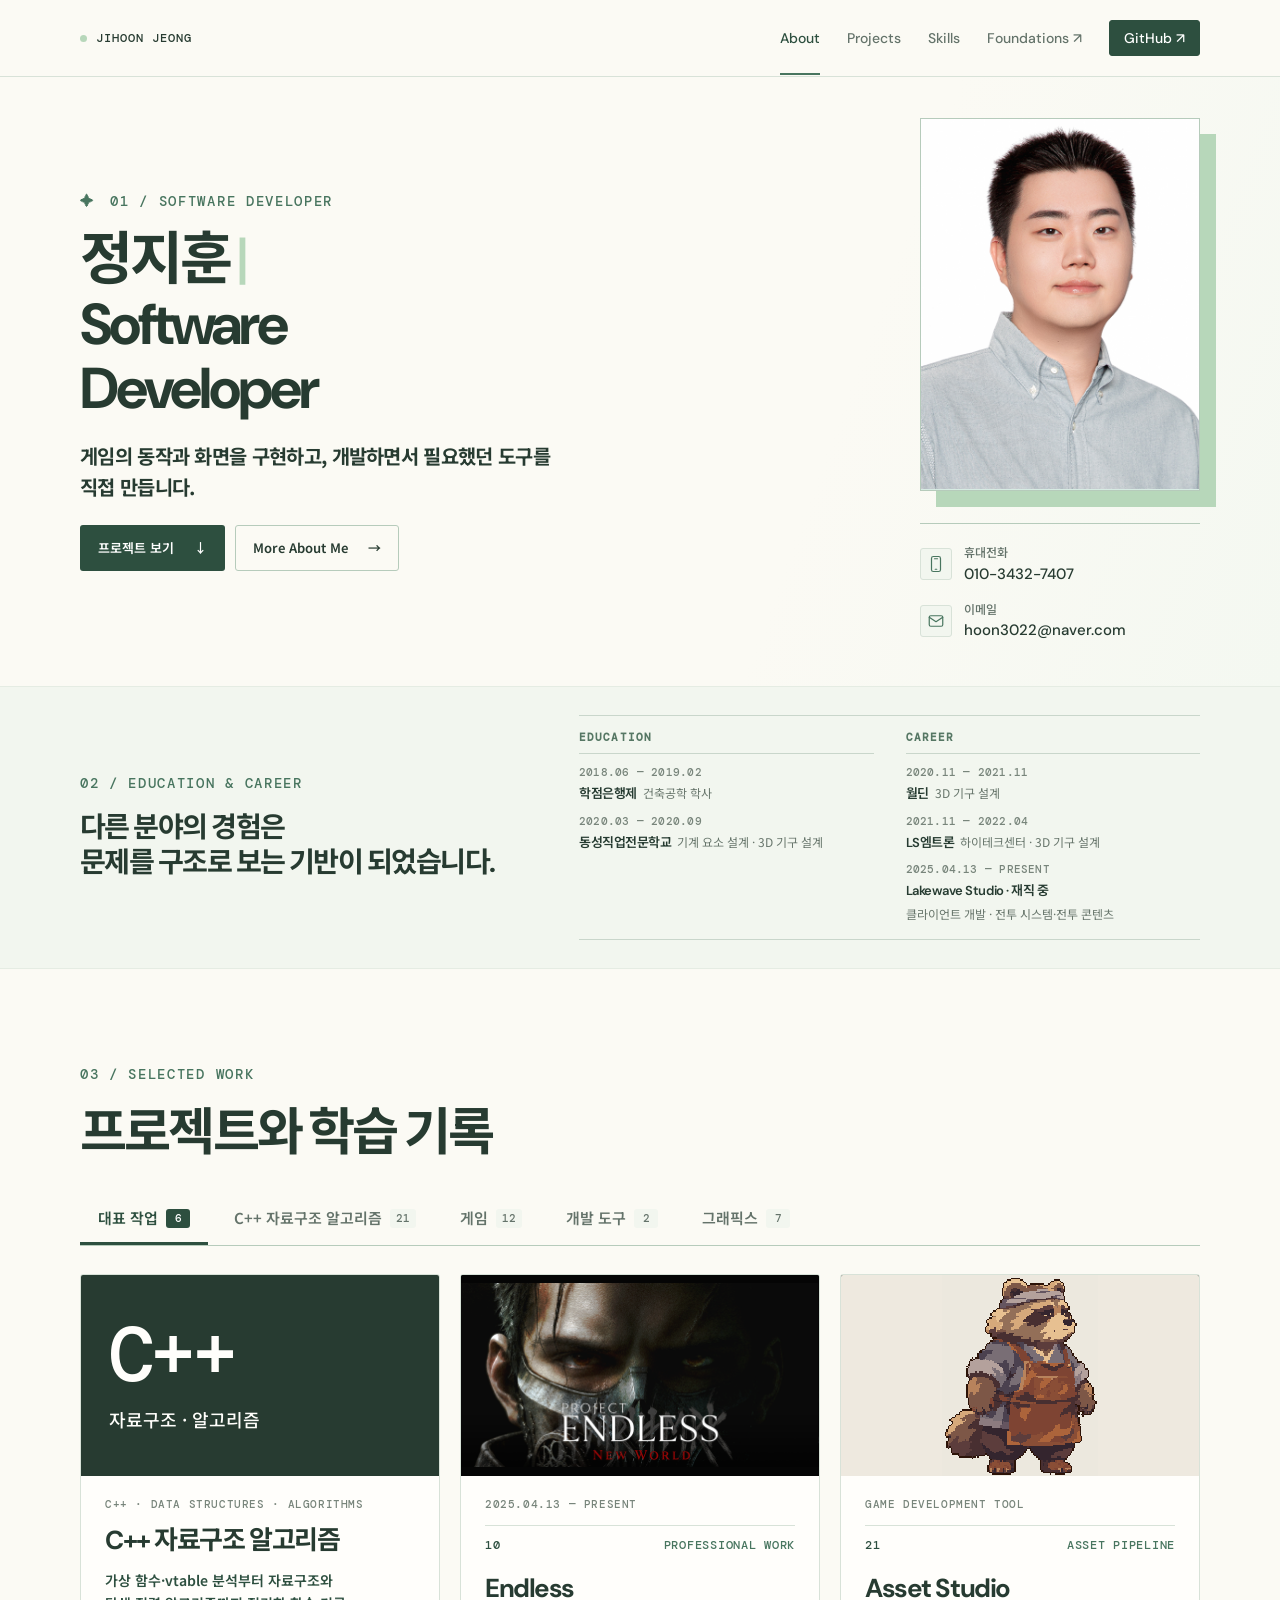
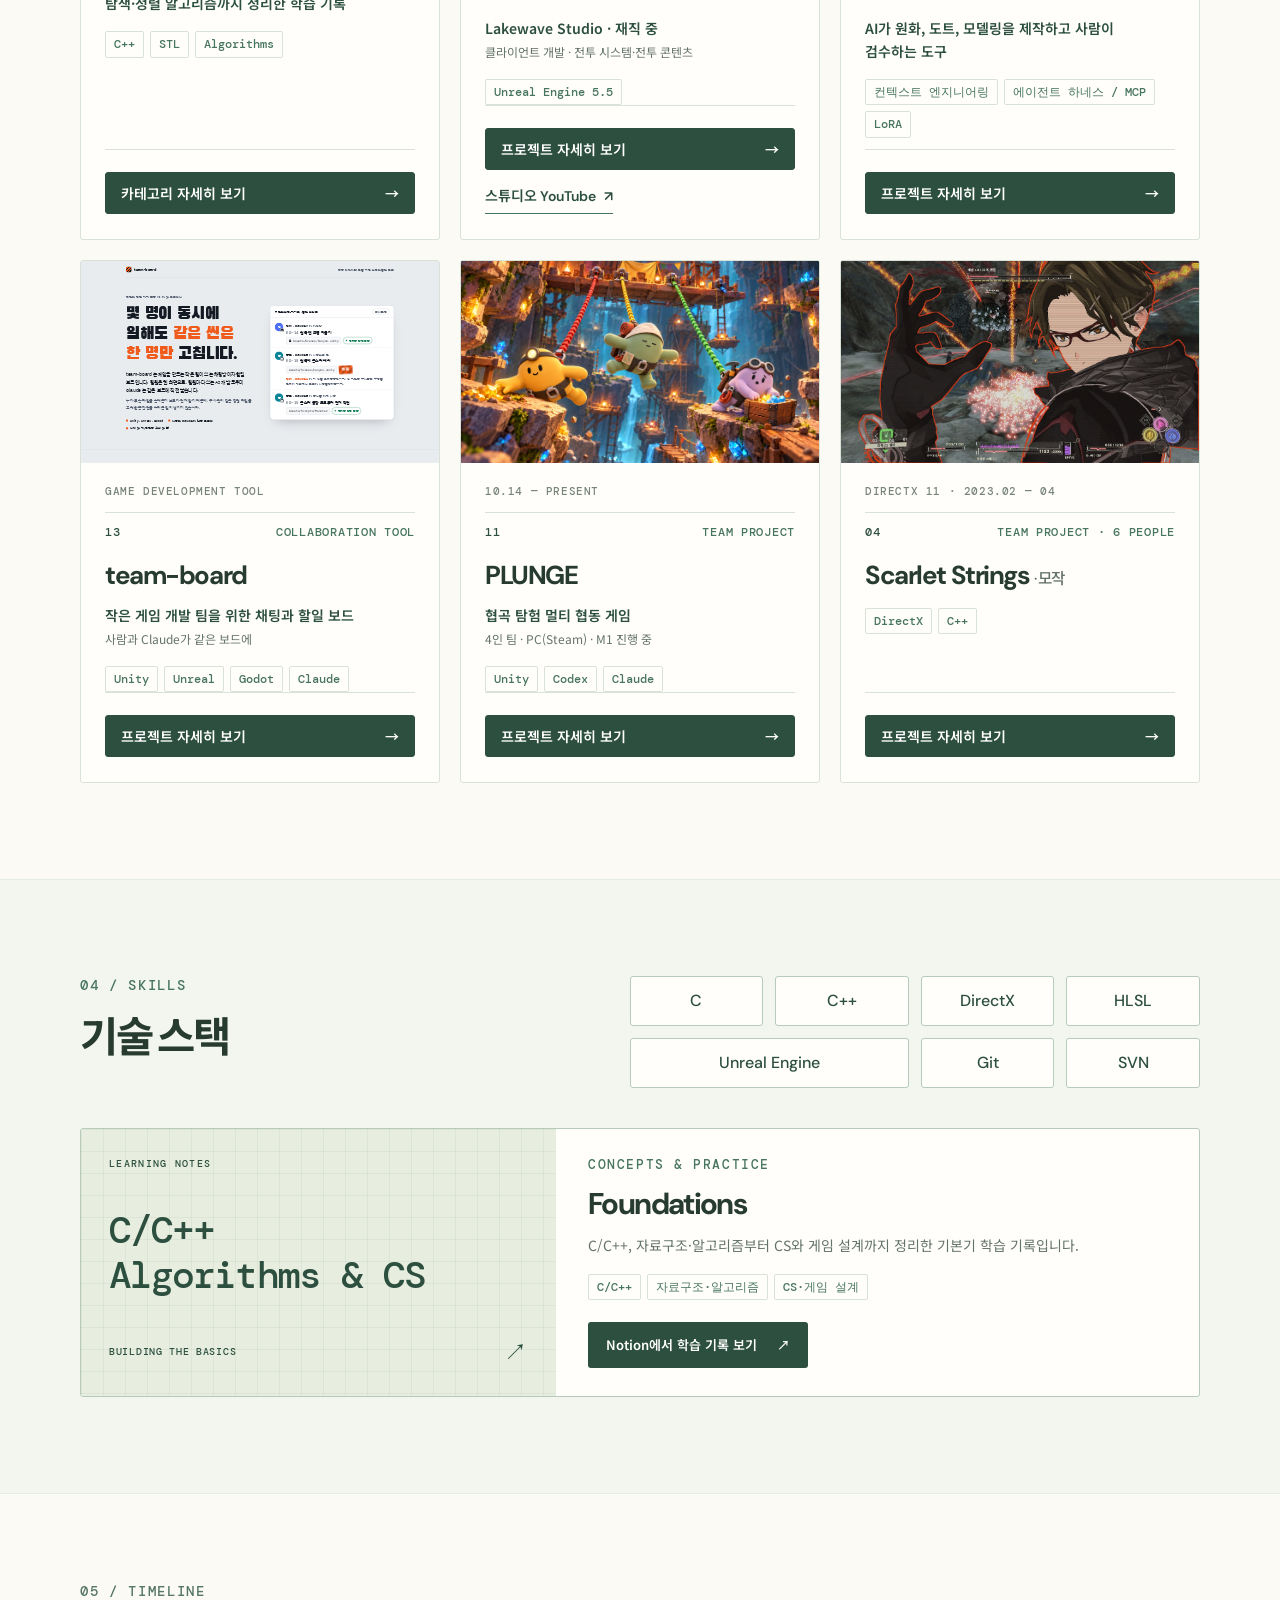
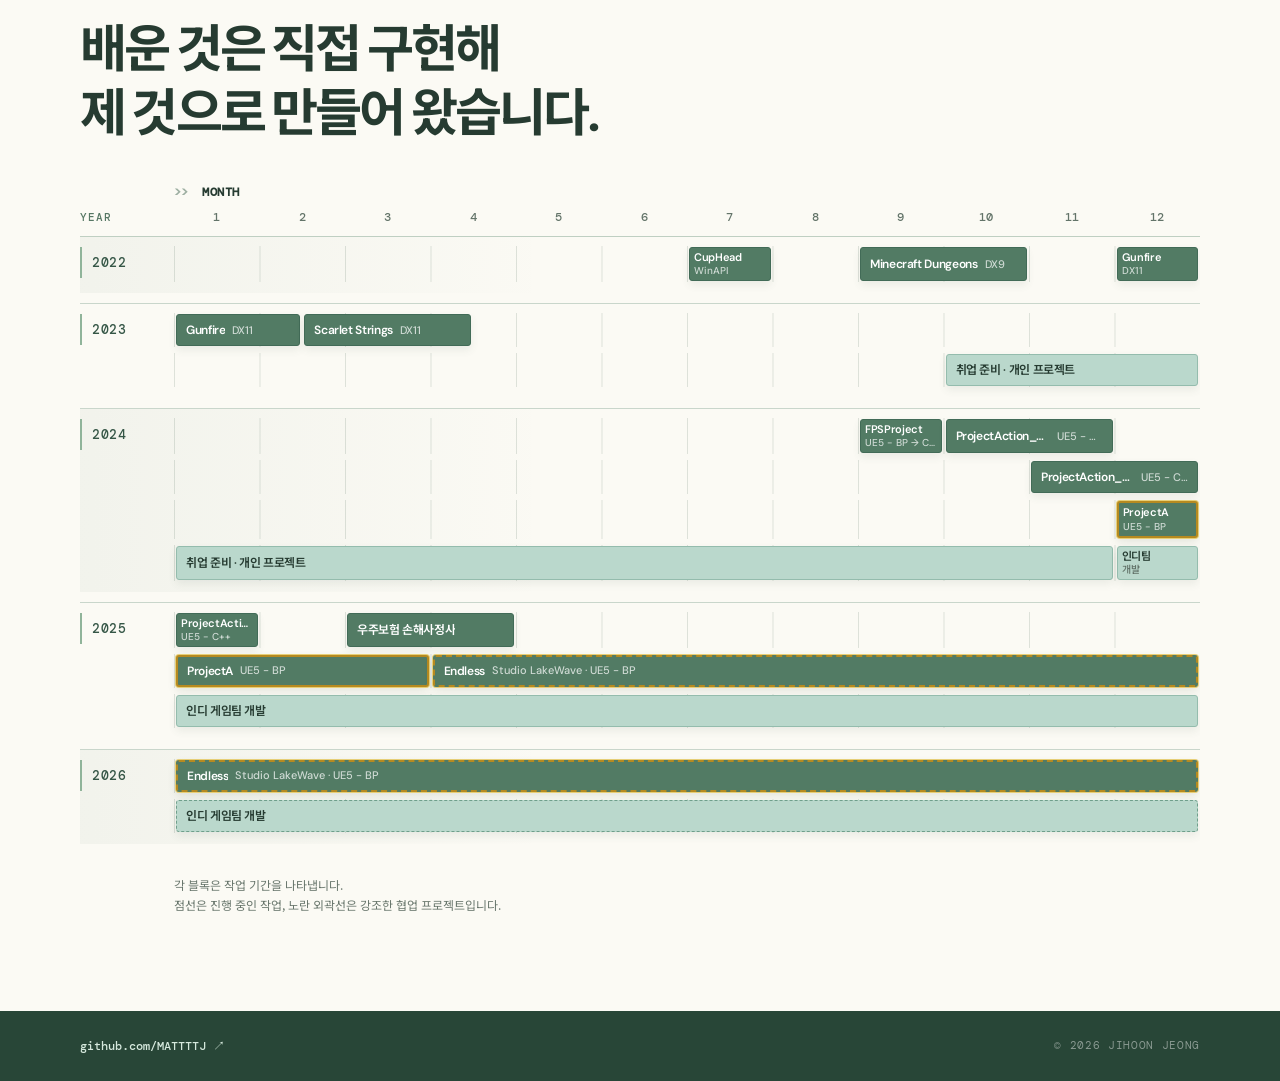
<file: index.html>
<!doctype html>
<html lang="ko">
  <head>
    <meta charset="UTF-8" />
    <meta name="viewport" content="width=device-width, initial-scale=1.0" />
    <meta
      name="description"
      content="소프트웨어 개발자 정지훈의 포트폴리오입니다."
    />
    <title>정지훈 | Software Developer</title>
    <link rel="canonical" href="https://mattttj.github.io/" />
    <meta property="og:type" content="website" />
    <meta property="og:locale" content="ko_KR" />
    <meta property="og:site_name" content="정지훈 포트폴리오" />
    <meta property="og:title" content="정지훈 | Software Developer" />
    <meta property="og:description" content="소프트웨어 개발자 정지훈의 포트폴리오입니다." />
    <meta property="og:url" content="https://mattttj.github.io/" />
    <meta property="og:image" content="https://mattttj.github.io/assets/profile-photo-hero.jpg" />
    <meta property="og:image:type" content="image/jpeg" />
    <meta property="og:image:width" content="600" />
    <meta property="og:image:height" content="800" />
    <meta property="og:image:alt" content="정지훈의 상반신 프로필 사진" />
    <meta name="twitter:card" content="summary" />
    <meta name="twitter:title" content="정지훈 | Software Developer" />
    <meta name="twitter:description" content="소프트웨어 개발자 정지훈의 포트폴리오입니다." />
    <meta name="twitter:image" content="https://mattttj.github.io/assets/profile-photo-hero.jpg" />
    <meta name="twitter:image:alt" content="정지훈의 상반신 프로필 사진" />
    <link rel="preconnect" href="https://fonts.googleapis.com" />
    <link rel="preconnect" href="https://fonts.gstatic.com" crossorigin />
    <link
      href="https://fonts.googleapis.com/css2?family=DM+Mono:wght@400;500&amp;family=DM+Sans:opsz,wght@9..40,500;9..40,600;9..40,700&amp;family=Noto+Sans+KR:wght@400;500;600;700;800&amp;display=swap"
      rel="stylesheet"
    />
    <link rel="stylesheet" href="styles.css?v=20261120-01" />
    <link rel="stylesheet" href="about.css?v=20261003-02" />
  </head>
  <body>
    <a class="skip-link" href="#main">본문으로 건너뛰기</a>

    <header class="site-header">
      <div class="container header-inner">
        <a class="wordmark" href="#top" aria-label="정지훈 포트폴리오 처음으로">
          <span class="wordmark-dot" aria-hidden="true"></span>
          JIHOON JEONG
        </a>
        <button class="menu-toggle" type="button" aria-controls="site-nav" aria-expanded="false">
          <span class="sr-only">메뉴 열기</span>
          <span aria-hidden="true"></span><span aria-hidden="true"></span>
        </button>
        <nav class="site-nav" id="site-nav" aria-label="주요 메뉴">
          <a href="#top">About</a>
          <a href="#projects">Projects</a>
          <a href="#skills">Skills</a>
          <a href="https://app.notion.com/p/3cd834e5c09e8070be9bc9c30bead363?source=copy_link" target="_blank" rel="noopener noreferrer" aria-label="Foundations 기본기 학습 기록 (새 탭)">Foundations <span aria-hidden="true">↗</span></a>
          <a class="nav-cta" href="https://github.com/MATTTTJ" target="_blank" rel="noreferrer">GitHub <span aria-hidden="true">↗</span></a>
        </nav>
      </div>
    </header>

    <main id="main">
      <section class="hero section" id="top" aria-labelledby="hero-title">
        <div class="container hero-grid">
          <div class="hero-copy">
            <p class="eyebrow"><span aria-hidden="true">✦</span> 01 / SOFTWARE DEVELOPER</p>
            <h1 id="hero-title">정지훈<span class="title-divider">|</span><br /><span class="role-line">Software</span><br />Developer</h1>
            <p class="hero-lead">게임의 동작과 화면을 구현하고, 개발하면서 필요했던 도구를 직접 만듭니다.</p>
            <div class="hero-actions">
              <a class="button button-primary" href="#projects">프로젝트 보기 <span aria-hidden="true">↓</span></a>
              <button class="button button-quiet" type="button" data-dialog-open="about-dialog" aria-haspopup="dialog" aria-controls="about-dialog" aria-expanded="false">
                More About Me <span aria-hidden="true">→</span>
              </button>
            </div>
          </div>
          <div class="hero-art">
            <div class="profile-frame">
              <img src="assets/profile-photo-hero.jpg" alt="정지훈의 상반신 프로필 사진" decoding="async" fetchpriority="high" />
            </div>
            <address class="profile-contact" aria-label="연락처">
              <a class="profile-contact-link" href="tel:01034327407">
                <span class="profile-contact-icon" aria-hidden="true">
                  <svg viewBox="0 0 24 24" fill="none" stroke="currentColor" stroke-width="1.6" stroke-linecap="round" stroke-linejoin="round"><rect x="6" y="2" width="12" height="20" rx="2.5" /><path d="M10 5h4M11 19h2" /></svg>
                </span>
                <span class="profile-contact-detail">
                  <span class="profile-contact-label">휴대전화</span>
                  <span class="profile-contact-value">010-3432-7407</span>
                </span>
              </a>
              <a class="profile-contact-link" href="mailto:hoon3022@naver.com">
                <span class="profile-contact-icon" aria-hidden="true">
                  <svg viewBox="0 0 24 24" fill="none" stroke="currentColor" stroke-width="1.6" stroke-linecap="round" stroke-linejoin="round"><rect x="3" y="5" width="18" height="14" rx="2" /><path d="m3 7 9 6 9-6" /></svg>
                </span>
                <span class="profile-contact-detail">
                  <span class="profile-contact-label">이메일</span>
                  <span class="profile-contact-value">hoon3022@naver.com</span>
                </span>
              </a>
            </address>
          </div>
        </div>
      </section>

      <section class="section section-tint journey-section" id="journey" aria-labelledby="journey-title">
        <div class="container">
          <div class="timeline-intro">
            <div>
              <p class="eyebrow">02 / EDUCATION &amp; CAREER</p>
              <h2 id="journey-title">다른 분야의 경험은<br class="desktop-break" /> 문제를 구조로 보는 기반이 되었습니다.</h2>
            </div>
          </div>

          <section class="journey-summary" aria-label="교육 및 경력 요약">
            <div class="journey-rails">
              <section class="journey-rail" aria-labelledby="education-title">
                <h4 id="education-title">EDUCATION</h4>
                <ol>
                  <li><time>2018.06 — 2019.02</time><p><strong>학점은행제</strong><span>건축공학 학사</span></p></li>
                  <li><time>2020.03 — 2020.09</time><p><strong>동성직업전문학교</strong><span>기계 요소 설계 · 3D 기구 설계</span></p></li>
                </ol>
              </section>
              <section class="journey-rail" aria-labelledby="career-title">
                <h4 id="career-title">CAREER</h4>
                <ol>
                  <li><time>2020.11 — 2021.11</time><p><strong>월딘</strong><span>3D 기구 설계</span></p></li>
                  <li><time>2021.11 — 2022.04</time><p><strong>LS엠트론</strong><span>하이테크센터 · 3D 기구 설계</span></p></li>
                  <li><time>2025.04.13 — PRESENT</time><p><strong>Lakewave Studio · 재직 중</strong><span>클라이언트 개발 · 전투 시스템·전투 콘텐츠</span></p></li>
                </ol>
              </section>
            </div>
          </section>
        </div>
      </section>

      <section class="section" id="projects" aria-labelledby="projects-title">
        <div class="container">
          <div class="section-intro">
            <div>
              <p class="eyebrow">03 / SELECTED WORK</p>
              <h2 id="projects-title">프로젝트와 학습 기록</h2>
            </div>
          </div>

          <div class="project-filters" role="tablist" aria-label="프로젝트 카테고리" data-project-filters hidden>
            <button class="project-tab" type="button" role="tab" id="project-tab-featured" aria-controls="project-results" aria-selected="true" data-project-category-tab="featured"><span class="project-tab-label">대표 작업</span><span class="project-tab-count" data-project-count></span></button>
            <button class="project-tab" type="button" role="tab" id="project-tab-learning" aria-controls="project-results" aria-selected="false" tabindex="-1" data-project-category-tab="learning"><span class="project-tab-label">C++ <span class="project-tab-subjects">자료구조 알고리즘</span></span><span class="project-tab-count" data-project-count></span></button>
            <button class="project-tab" type="button" role="tab" id="project-tab-game" aria-controls="project-results" aria-selected="false" tabindex="-1" data-project-category-tab="game"><span class="project-tab-label">게임</span><span class="project-tab-count" data-project-count></span></button>
            <button class="project-tab" type="button" role="tab" id="project-tab-tool" aria-controls="project-results" aria-selected="false" tabindex="-1" data-project-category-tab="tool"><span class="project-tab-label">개발 도구</span><span class="project-tab-count" data-project-count></span></button>
            <button class="project-tab" type="button" role="tab" id="project-tab-graphics" aria-controls="project-results" aria-selected="false" tabindex="-1" data-project-category-tab="graphics"><span class="project-tab-label">그래픽스</span><span class="project-tab-count" data-project-count></span></button>
          </div>
          <p class="sr-only" role="status" data-project-filter-status></p>

          <div class="project-results" id="project-results" role="tabpanel" aria-labelledby="project-tab-featured" tabindex="0">
  <div class="project-grid" data-project-work-grid>
<article class="project-card" id="learning-overview-card" data-project-category="featured" data-project-featured="0">
  <div class="project-visual visual-learning-overview" aria-hidden="true">
    <strong>C++</strong>
    <span>자료구조 · 알고리즘</span>
  </div>
  <div class="project-body">
    <p class="project-schedule">C++ · DATA STRUCTURES · ALGORITHMS</p>
    <h3>C++ 자료구조 알고리즘</h3>
    <p class="project-employment">가상 함수·vtable 분석부터 자료구조와<br />탐색·정렬 알고리즘까지 정리한 학습 기록</p>
    <ul class="tag-list" aria-label="학습 언어와 주제"><li>C++</li><li>STL</li><li>Algorithms</li></ul>
    <div class="project-card-actions">
      <button class="project-detail-button" type="button" data-project-category-open="learning" aria-controls="project-results">카테고리 자세히 보기 <span aria-hidden="true">→</span></button>
    </div>
  </div>
</article>

<article class="project-card" data-project-category="graphics">
              <div class="project-visual project-visual--image">
                <img src="assets/projects/ue-graphics-cel-outline.png" alt="숲 장면에서 캐릭터에 셀 음영과 외곽선을 적용한 언리얼 실습 화면" width="1216" height="726" loading="lazy" decoding="async" />
              </div>
              <div class="project-body">
                <p class="project-schedule">UNREAL ENGINE GRAPHICS</p>
                <div class="project-topline"><span>15</span><span>GRAPHICS STUDY</span></div>
                <h3>UE5 카툰 렌더링과 GPU 비용 분석</h3>
                <p class="project-employment">캐릭터 외곽선·셀 셰이딩 구현<br /><span>Lumen·VSM·Nanite 설정별 비용 비교</span></p>
                <ul class="tag-list" aria-label="사용 엔진과 기술"><li>Unreal Engine 5.8</li><li>Material</li><li>GPU Profiling</li></ul>
                <div class="project-card-actions">
                  <button class="project-detail-button" type="button" data-project-dialog-open="ue-graphics-dialog" aria-haspopup="dialog" aria-controls="ue-graphics-dialog" aria-expanded="false" aria-label="UE5 카툰 렌더링과 GPU 비용 분석 프로젝트 자세히 보기">프로젝트 자세히 보기 <span aria-hidden="true">→</span></button>
                  <a class="text-link" href="https://app.notion.com/p/5-8-3f6834e5c09e802db13bce9d08a2d44f?source=copy_link" target="_blank" rel="noopener noreferrer" aria-label="UE5 그래픽스 연구 기록, Notion에서 보기 (새 탭)">연구 기록 <span aria-hidden="true">↗</span></a>
                </div>
              </div>
            </article>

<article class="project-card" data-project-category="graphics">
              <div class="project-visual project-visual--image">
                <img src="assets/projects/cuda-ray-tracing.png" alt="표면 법선을 색으로 나타낸 구와 바닥의 레이트레이싱 예시" width="400" height="225" loading="lazy" decoding="async" />
              </div>
              <div class="project-body">
                <p class="project-schedule">GPU PARALLEL PROGRAMMING</p>
                <div class="project-topline"><span>14</span><span>GRAPHICS STUDY</span></div>
                <h3>CUDA 병렬 프로그래밍</h3>
                <p class="project-employment">레이트레이싱으로 GPU 병렬 처리 학습<br /><span>광선·교차 판정·안티앨리어싱 학습 기록</span></p>
                <ul class="tag-list" aria-label="사용 언어와 기술"><li>CUDA</li><li>C++17</li><li>Ray Tracing</li></ul>
                <div class="project-card-actions">
                  <a class="project-detail-button" href="https://app.notion.com/p/Ray-Tracing-By-On-Weekends-3dd834e5c09e80dfa4a4fedac42ddb07?source=copy_link" target="_blank" rel="noopener noreferrer" aria-label="CUDA 병렬 프로그래밍 학습 기록, Notion에서 보기 (새 탭)">학습 기록 보기 <span aria-hidden="true">↗</span></a>
                </div>
              </div>
            </article>

<article class="project-card" id="action-inspect-card" data-project-category="graphics">
  <div class="project-visual project-visual--image project-visual--contain">
    <img src="assets/projects/projectaction-cpp-inspect-interaction.gif" alt="게임에서 3D 아이템을 살펴보는 장면" width="1216" height="720" loading="lazy" decoding="async" />
  </div>
  <div class="project-body">
    <p class="project-schedule">PROJECTACTION_CPP · UNREAL ENGINE 5</p>
    <div class="project-topline"><span>19</span><span>GRAPHICS IMPLEMENTATION</span></div>
    <h3>렌더 타깃을 활용한 3D 아이템 뷰어</h3>
    <p class="project-employment">3D 아이템을 별도 카메라로 촬영해 상세 UI에 표시<br /><span>모델 회전·확대·축소</span></p>
    <ul class="tag-list" aria-label="사용 언어와 기술"><li>Unreal Engine 5</li><li>SceneCapture2D</li><li>Render Target</li><li>UMG</li></ul>
    <div class="project-card-actions">
      <button class="project-detail-button" type="button" data-project-dialog-open="action-inspect-dialog" aria-haspopup="dialog" aria-controls="action-inspect-dialog" aria-expanded="false" aria-label="3D 아이템 뷰어 구현 내용 보기">구현 내용 보기 <span aria-hidden="true">→</span></button>
      <button class="text-link project-related-button" type="button" data-project-dialog-open="action-cpp-dialog" aria-haspopup="dialog" aria-controls="action-cpp-dialog" aria-expanded="false" aria-label="ProjectAction C++ 게임 프로젝트 보기">게임 프로젝트 보기 <span aria-hidden="true">→</span></button>
    </div>
  </div>
</article>

<article class="project-card" id="scarlet-vfx-card" data-project-category="graphics">
  <div class="project-visual project-visual--image project-visual--contain">
    <img src="assets/projects/scarlet-particle-result.png" alt="Scarlet Strings 모작에서 Point·Mesh 파티클을 조합한 노란 원형 이펙트" width="778" height="543" loading="lazy" decoding="async" />
  </div>
  <div class="project-body">
    <p class="project-schedule">SCARLET STRINGS · DIRECTX 11</p>
    <div class="project-topline"><span>17</span><span>GRAPHICS IMPLEMENTATION</span></div>
    <h3>DirectX 11 <span class="text-unit vfx-title-unit">파티클·이펙트</span> 시스템</h3>
    <p class="project-employment">파티클 갱신과 HLSL 표현 구현<br /><span>빌보드·디졸브·깊이·후처리 연결</span></p>
    <ul class="tag-list" aria-label="사용 언어와 기술"><li>DirectX 11</li><li>HLSL</li><li>C++</li></ul>
    <div class="project-card-actions">
      <button class="project-detail-button" type="button" data-project-dialog-open="scarlet-vfx-dialog" aria-haspopup="dialog" aria-controls="scarlet-vfx-dialog" aria-expanded="false" aria-label="DirectX 11 파티클·이펙트 시스템 구현 내용 보기">구현 내용 보기 <span aria-hidden="true">→</span></button>
      <button class="text-link project-related-button" type="button" data-project-dialog-open="scarlet-dialog" aria-haspopup="dialog" aria-controls="scarlet-dialog" aria-expanded="false" aria-label="파티클·이펙트 시스템을 적용한 Scarlet Strings 게임 프로젝트 보기">게임 프로젝트 보기 <span aria-hidden="true">→</span></button>
    </div>
  </div>
</article>

<article class="project-card" id="mesh-instancing-card" data-project-category="graphics">
  <div class="project-visual project-visual--image">
    <img src="assets/projects/scarlet-group-event.gif" alt="Scarlet Strings 모작에서 얼음 기둥 효과를 여러 위치에 배치하는 도구 화면" width="600" height="338" loading="lazy" decoding="async" />
  </div>
  <div class="project-body">
    <p class="project-schedule">SCARLET STRINGS · DIRECTX 11</p>
    <div class="project-topline"><span>16</span><span>GRAPHICS IMPLEMENTATION</span></div>
    <h3>메쉬 인스턴싱</h3>
    <p class="project-employment">공유 메쉬로 얼음 기둥 렌더링 최적화<br /><span>Scarlet Strings 모작 프로젝트 적용 사례</span></p>
    <ul class="tag-list" aria-label="사용 언어와 기술"><li>DirectX 11</li><li>C++</li><li>Instancing</li></ul>
    <div class="project-card-actions">
      <button class="project-detail-button" type="button" data-project-dialog-open="mesh-instancing-dialog" aria-haspopup="dialog" aria-controls="mesh-instancing-dialog" aria-expanded="false" aria-label="메쉬 인스턴싱 구현 내용 보기">구현 내용 보기 <span aria-hidden="true">→</span></button>
      <button class="text-link project-related-button" type="button" data-project-dialog-open="scarlet-dialog" aria-haspopup="dialog" aria-controls="scarlet-dialog" aria-expanded="false" aria-label="메쉬 인스턴싱을 적용한 Scarlet Strings 게임 프로젝트 보기">게임 프로젝트 보기 <span aria-hidden="true">→</span></button>
    </div>
  </div>
</article>

<article class="project-card" id="gunfire-rendering-card" data-project-category="graphics">
  <div class="project-visual project-visual--image">
    <img src="assets/projects/gunfire-debug.jpg" alt="Gunfire Reborn 모작의 장면과 색상·법선·깊이 렌더 타깃을 함께 표시한 디버그 화면" width="1280" height="720" loading="lazy" decoding="async" />
  </div>
  <div class="project-body">
    <p class="project-schedule">GUNFIRE REBORN · DIRECTX 11</p>
    <div class="project-topline"><span>18</span><span>GRAPHICS IMPLEMENTATION</span></div>
    <h3>Gunfire Reborn 렌더링 파이프라인</h3>
    <p class="project-employment">MRT 저장부터 조명 계산과 장면 합성까지<br /><span>월드 좌표 복원·그림자 범위·절두체 컬링</span></p>
    <ul class="tag-list" aria-label="사용 언어와 기술"><li>DirectX 11</li><li>HLSL</li><li>C++</li></ul>
    <div class="project-card-actions">
      <button class="project-detail-button" type="button" data-project-dialog-open="gunfire-rendering-dialog" aria-haspopup="dialog" aria-controls="gunfire-rendering-dialog" aria-expanded="false" aria-label="Gunfire Reborn 렌더링 파이프라인 구현 내용 보기">구현 내용 보기 <span aria-hidden="true">→</span></button>
      <button class="text-link project-related-button" type="button" data-project-dialog-open="gunfire-dialog" aria-haspopup="dialog" aria-controls="gunfire-dialog" aria-expanded="false" aria-label="렌더링 파이프라인을 적용한 Gunfire Reborn 게임 프로젝트 보기">게임 프로젝트 보기 <span aria-hidden="true">→</span></button>
    </div>
  </div>
</article>

<article class="project-card" id="heightmap-terrain-card" data-project-category="graphics">
  <div class="project-visual project-visual--image project-visual--contain">
    <img src="assets/projects/heightmap-terrain/textured.webp" alt="높이맵으로 만든 지형에 숲과 바위 텍스처를 입힌 DirectX 9 렌더링" width="1200" height="750" loading="lazy" decoding="async" />
  </div>
  <div class="project-body">
    <p class="project-schedule">TERRAIN MESH · DIRECTX 9</p>
    <div class="project-topline"><span>20</span><span>GRAPHICS STUDY</span></div>
    <h3>높이맵 기반 지형 렌더링</h3>
    <p class="project-employment">BMP의 픽셀 밝기를 정점 높이로 변환<br /><span>격자 삼각형 연결·UV 매핑·텍스처 적용</span></p>
    <ul class="tag-list" aria-label="사용 언어와 기술"><li>C++</li><li>DirectX 9</li><li>Heightmap</li><li>Index Buffer</li></ul>
    <div class="project-card-actions">
      <button class="project-detail-button" type="button" data-project-dialog-open="heightmap-terrain-dialog" aria-haspopup="dialog" aria-controls="heightmap-terrain-dialog" aria-expanded="false" aria-label="높이맵 기반 지형 렌더링 구현 내용 보기">구현 내용 보기 <span aria-hidden="true">→</span></button>
    </div>
  </div>
</article>

<article data-project-featured="3" class="project-card" data-project-category="tool">
              <div class="project-visual project-visual--artifact">
                <iframe src="team-board/" title="team-board 소개 미리보기" loading="lazy" tabindex="-1" aria-hidden="true" inert sandbox="allow-scripts"></iframe>
              </div>
              <div class="project-body">
                <p class="project-schedule">GAME DEVELOPMENT TOOL</p>
                <div class="project-topline"><span>13</span><span>COLLABORATION TOOL</span></div>
                <h3>team-board</h3>
                <p class="project-employment">작은 게임 개발 팀을 위한 채팅과 할일 보드<br /><span>사람과 Claude가 같은 보드에</span></p>
                <ul class="tag-list" aria-label="지원 엔진과 AI 도구"><li>Unity</li><li>Unreal</li><li>Godot</li><li>Claude</li></ul>
                <div class="project-card-actions">
                  <a class="project-detail-button" href="team-board/" aria-label="team-board 프로젝트 자세히 보기">프로젝트 자세히 보기 <span aria-hidden="true">→</span></a>
                </div>
              </div>
            </article>

<article class="project-card" id="asset-studio-card" data-project-category="tool" data-project-featured="2">
  <div class="project-visual project-visual--image">
    <img src="asset-studio/img/musoe-idle-48f.gif" alt="Asset Studio로 제작한 무쇠 캐릭터의 도트 대기 애니메이션" width="660" height="852" loading="lazy" decoding="async" />
  </div>
  <div class="project-body">
    <p class="project-schedule">GAME DEVELOPMENT TOOL</p>
    <div class="project-topline"><span>21</span><span>ASSET PIPELINE</span></div>
    <h3>Asset Studio</h3>
    <p class="project-employment">AI가 원화, 도트, 모델링을 제작하고 사람이 검수하는 도구</p>
    <ul class="tag-list" aria-label="주요 기술"><li>컨텍스트 엔지니어링</li><li>에이전트 하네스 / MCP</li><li>LoRA</li></ul>
    <div class="project-card-actions">
      <a class="project-detail-button" href="asset-studio/" aria-label="Asset Studio 프로젝트 자세히 보기">프로젝트 자세히 보기 <span aria-hidden="true">→</span></a>
    </div>
  </div>
</article>

<article class="project-card" data-project-category="game">
              <div class="project-visual project-visual--image project-visual--contain">
                <img src="assets/projects/packoon-cover.png" alt="가을 마을을 배경으로 배낭을 멘 캐릭터와 PACKOON 로고" loading="lazy" decoding="async" />
              </div>
              <div class="project-body">
                <p class="project-schedule">10.29 — PRESENT</p>
                <div class="project-topline"><span>12</span><span>PERSONAL PROJECT</span></div>
                <h3>PACKOON</h3>
                <p class="project-employment">물물교환으로 전설의 열매를 얻기 위한 모험<br /><span>1인 개발 · PC(Steam) · 개발 중</span></p>
                <ul class="tag-list" aria-label="사용 엔진과 도구"><li>Godot 4(예정)</li><li>Codex</li><li>Claude</li></ul>
                <div class="project-card-actions">
                  <button class="project-detail-button" type="button" data-project-dialog-open="packoon-dialog" aria-haspopup="dialog" aria-controls="packoon-dialog" aria-expanded="false" aria-label="PACKOON 프로젝트 자세히 보기">프로젝트 자세히 보기 <span aria-hidden="true">→</span></button>
                  <a class="text-link" href="https://mattttj.github.io/PACKOON/" target="_blank" rel="noopener noreferrer" aria-label="PACKOON 플레이하기 (새 탭)">플레이하기 <span aria-hidden="true">↗</span></a>
                </div>
              </div>
            </article>

<article data-project-featured="4" class="project-card" data-project-category="game">
              <div class="project-visual project-visual--image project-visual--contain">
                <img src="assets/projects/plunge-cover.png" alt="협곡에서 밧줄에 매달린 PLUNGE 캐릭터들" loading="lazy" decoding="async" />
              </div>
              <div class="project-body">
                <p class="project-schedule">10.14 — PRESENT</p>
                <div class="project-topline"><span>11</span><span>TEAM PROJECT</span></div>
                <h3>PLUNGE</h3>
                <p class="project-employment">협곡 탐험 멀티 협동 게임<br /><span>4인 팀 · PC(Steam) · M1 진행 중</span></p>
                <ul class="tag-list" aria-label="사용 엔진과 도구"><li>Unity</li><li>Codex</li><li>Claude</li></ul>
                <div class="project-card-actions">
                  <button class="project-detail-button" type="button" data-project-dialog-open="plunge-dialog" aria-haspopup="dialog" aria-controls="plunge-dialog" aria-expanded="false" aria-label="PLUNGE 프로젝트 자세히 보기">프로젝트 자세히 보기 <span aria-hidden="true">→</span></button>
                </div>
              </div>
            </article>

<article data-project-featured="1" class="project-card" data-project-category="game">
                  <div class="project-visual visual-arpg project-visual--image project-visual--contain">
                    <img src="assets/projects/endless-key-art.png" alt="금속 마스크를 쓴 캐릭터와 PROJECT ENDLESS NEW WORLD 로고" width="720" height="370" loading="lazy" decoding="async" />
                  </div>
                  <div class="project-body">
                    <p class="project-schedule">2025.04.13 — PRESENT</p>
                    <div class="project-topline"><span>10</span><span>PROFESSIONAL WORK</span></div>
                    <h3>Endless</h3>
                    <p class="project-employment">Lakewave Studio · 재직 중<br /><span>클라이언트 개발 · 전투 시스템·전투 콘텐츠</span></p>
                    <ul class="tag-list" aria-label="사용 기술"><li>Unreal Engine 5.5</li></ul>
                    <div class="project-card-actions">
                      <button class="project-detail-button" type="button" data-project-dialog-open="projectel-dialog" aria-haspopup="dialog" aria-controls="projectel-dialog" aria-expanded="false" aria-label="Endless 프로젝트 자세히 보기">프로젝트 자세히 보기 <span aria-hidden="true">→</span></button>
                      <a class="text-link" href="https://www.youtube.com/@lakewavestudio9475" target="_blank" rel="noopener noreferrer" aria-label="Studio LakeWave 유튜브 채널 (새 탭)">스튜디오 YouTube <span aria-hidden="true">↗</span></a>
                    </div>
                  </div>
                </article>

<article class="project-card" data-project-category="game">
                  <div class="project-visual visual-archive visual-insurance project-visual--image">
                    <img src="assets/projects/insurance-card.png" alt="우주보험 손해사정사의 VHS 스타일 시작 화면" loading="lazy" decoding="async" />
                  </div>
                  <div class="project-body">
                    <p class="project-schedule">2025.03 — 04</p>
                    <div class="project-topline"><span>09</span><span>TEAM PROJECT</span></div>
                    <h3>우주보험 손해사정사</h3>
                    <ul class="tag-list" aria-label="사용 기술"><li>Unreal Engine 5.2</li></ul>
                    <div class="project-card-actions">
                      <button class="project-detail-button" type="button" data-project-dialog-open="insurance-dialog" aria-haspopup="dialog" aria-controls="insurance-dialog" aria-expanded="false" aria-label="우주보험 손해사정사 프로젝트 자세히 보기">프로젝트 자세히 보기 <span aria-hidden="true">→</span></button>
                    </div>
                  </div>
                </article>

<article class="project-card" data-project-category="game">
                  <div class="project-visual visual-archive visual-projecta project-visual--image">
                    <img src="assets/projects/projecta-card.png" alt="ProjectA의 보스 전투와 공중 피격 화면" loading="lazy" decoding="async" />
                  </div>
                  <div class="project-body">
                    <p class="project-schedule">2024.12 — 2025.03</p>
                    <div class="project-topline"><span>08</span><span>TEAM PROJECT</span></div>
                    <h3>ProjectA</h3>
                    <ul class="tag-list" aria-label="사용 기술"><li>Unreal Engine 5.2</li></ul>
                    <div class="project-card-actions">
                      <button class="project-detail-button" type="button" data-project-dialog-open="projecta-dialog" aria-haspopup="dialog" aria-controls="projecta-dialog" aria-expanded="false" aria-label="ProjectA 프로젝트 자세히 보기">프로젝트 자세히 보기 <span aria-hidden="true">→</span></button>
                    </div>
                  </div>
                </article>

<article class="project-card" data-project-category="game">
                  <div class="project-visual visual-action project-visual--image">
                    <img src="assets/projects/projectaction-cpp-card.png" alt="ProjectAction C++의 플레이어 전투 장면" loading="lazy" decoding="async" />
                  </div>
                  <div class="project-body">
                    <p class="project-schedule">2024.11 — 2025.01</p>
                    <div class="project-topline"><span>07</span><span>PERSONAL PROJECT</span></div>
                    <h3>ProjectAction<wbr />_CPP</h3>
                    <ul class="tag-list" aria-label="사용 기술"><li>Unreal Engine 5</li></ul>
                    <div class="project-card-actions">
                      <button class="project-detail-button" type="button" data-project-dialog-open="action-cpp-dialog" aria-haspopup="dialog" aria-controls="action-cpp-dialog" aria-expanded="false" aria-label="ProjectAction C++ 프로젝트 자세히 보기">프로젝트 자세히 보기 <span aria-hidden="true">→</span></button>
                    </div>
                  </div>
                </article>

<article class="project-card" data-project-category="game">
                  <div class="project-visual visual-action project-visual--image">
                    <img src="assets/projects/projectaction-bp-card.png" alt="ProjectAction Blueprint의 다대일 전투 장면" loading="lazy" decoding="async" />
                  </div>
                  <div class="project-body">
                    <p class="project-schedule">2024.10 — 11</p>
                    <div class="project-topline"><span>06</span><span>PERSONAL PROJECT</span></div>
                    <h3>ProjectAction<wbr />_BP</h3>
                    <ul class="tag-list" aria-label="사용 기술"><li>Unreal Engine 5</li></ul>
                    <div class="project-card-actions">
                      <button class="project-detail-button" type="button" data-project-dialog-open="action-dialog" aria-haspopup="dialog" aria-controls="action-dialog" aria-expanded="false" aria-label="ProjectAction Blueprint 프로젝트 자세히 보기">프로젝트 자세히 보기 <span aria-hidden="true">→</span></button>
                    </div>
                  </div>
                </article>

<article class="project-card" data-project-category="game">
                  <div class="project-visual visual-archive visual-fps project-visual--image">
                    <img src="assets/projects/fps-gameplay.jpg" alt="FPSProject의 Unreal Engine 게임 플레이 화면" loading="lazy" decoding="async" />
                  </div>
                  <div class="project-body">
                    <p class="project-schedule">2024.09 — 10</p>
                    <div class="project-topline"><span>05</span><span>PERSONAL PROJECT</span></div>
                    <h3>FPSProject</h3>
                    <ul class="tag-list" aria-label="사용 기술"><li>Unreal Engine 5</li></ul>
                    <div class="project-card-actions">
                      <button class="project-detail-button" type="button" data-project-dialog-open="fps-dialog" aria-haspopup="dialog" aria-controls="fps-dialog" aria-expanded="false" aria-label="FPSProject 프로젝트 자세히 보기">프로젝트 자세히 보기 <span aria-hidden="true">→</span></button>
                    </div>
                  </div>
                </article>

<article class="project-card" data-project-category="game" data-project-featured="5">
              <div class="project-visual visual-scarlet project-visual--image">
                <img src="assets/projects/scarlet-card.png" alt="Scarlet Strings 모작의 최종 보스 카렌 전투 화면" loading="lazy" decoding="async" />
              </div>
              <div class="project-body">
                <p class="project-schedule">DIRECTX 11 · 2023.02 — 04</p>
                <div class="project-topline"><span>04</span><span>TEAM PROJECT · 6 PEOPLE</span></div>
                <h3>Scarlet Strings <span>· 모작</span></h3>
                <ul class="tag-list" aria-label="사용 기술"><li>DirectX</li><li>C++</li></ul>
                <div class="project-card-actions">
                  <button class="project-detail-button" type="button" data-project-dialog-open="scarlet-dialog" aria-haspopup="dialog" aria-controls="scarlet-dialog" aria-expanded="false" aria-label="Scarlet Strings 프로젝트 자세히 보기">프로젝트 자세히 보기 <span aria-hidden="true">→</span></button>
                </div>
              </div>
            </article>

<article class="project-card" data-project-category="game">
                  <div class="project-visual visual-archive visual-gunfire project-visual--image">
                    <img src="assets/projects/gunfire-card.png" alt="Gunfire Reborn 모작의 메인 메뉴 화면" loading="lazy" decoding="async" />
                  </div>
                  <div class="project-body">
                    <p class="project-schedule">DIRECTX 11 · 2022.12 — 2023.02</p>
                    <div class="project-topline"><span>03</span><span>PERSONAL PROJECT</span></div>
                    <h3>Gunfire Reborn <span>· 모작</span></h3>
                    <ul class="tag-list" aria-label="사용 기술"><li>DirectX</li><li>C++</li></ul>
                    <div class="project-card-actions">
                      <button class="project-detail-button" type="button" data-project-dialog-open="gunfire-dialog" aria-haspopup="dialog" aria-controls="gunfire-dialog" aria-expanded="false" aria-label="Gunfire Reborn 프로젝트 자세히 보기">프로젝트 자세히 보기 <span aria-hidden="true">→</span></button>
                    </div>
                  </div>
                </article>

<article class="project-card" data-project-category="game">
                  <div class="project-visual visual-archive visual-minecraft project-visual--image">
                    <img src="assets/projects/minecraft-card.jpg" alt="Minecraft Dungeons 모작의 쿠크 보스 전투 화면" loading="lazy" decoding="async" />
                  </div>
                  <div class="project-body">
                    <p class="project-schedule">DIRECTX 9 · 2022.09 — 10</p>
                    <div class="project-topline"><span>02</span><span>TEAM PROJECT · 4 PEOPLE</span></div>
                    <h3>Minecraft Dungeons <span>· 모작</span></h3>
                    <ul class="tag-list" aria-label="사용 기술"><li>DirectX</li><li>C++</li></ul>
                    <div class="project-card-actions">
                      <button class="project-detail-button" type="button" data-project-dialog-open="minecraft-dialog" aria-haspopup="dialog" aria-controls="minecraft-dialog" aria-expanded="false" aria-label="Minecraft Dungeons 프로젝트 자세히 보기">프로젝트 자세히 보기 <span aria-hidden="true">→</span></button>
                    </div>
                  </div>
                </article>

<article class="project-card" data-project-category="game">
                  <div class="project-visual visual-archive visual-cuphead project-visual--image">
                    <img src="assets/projects/cuphead-card.jpg" alt="CupHead 모작의 보스 전투 화면" loading="lazy" decoding="async" />
                  </div>
                  <div class="project-body">
                    <p class="project-schedule">WINAPI · 2022.07</p>
                    <div class="project-topline"><span>01</span><span>PERSONAL PROJECT</span></div>
                    <h3>CupHead <span>· 모작</span></h3>
                    <ul class="tag-list" aria-label="사용 기술"><li>WinAPI</li><li>C++</li></ul>
                    <div class="project-card-actions">
                      <button class="project-detail-button" type="button" data-project-dialog-open="cuphead-dialog" aria-haspopup="dialog" aria-controls="cuphead-dialog" aria-expanded="false" aria-label="CupHead 프로젝트 자세히 보기">프로젝트 자세히 보기 <span aria-hidden="true">→</span></button>
                    </div>
                  </div>
                </article>
  </div>

  <div class="project-learning" data-project-learning hidden>
    <a class="learning-index-link" href="https://app.notion.com/p/3cd834e5c09e8070be9bc9c30bead363?source=copy_link" target="_blank" rel="noopener noreferrer" aria-label="기본기 전체 학습 기록 보기 (새 탭)">
      <strong>기본기 전체 학습 기록</strong>
      <span>전체 학습 기록 보기 <span aria-hidden="true">↗</span></span>
    </a>
    <section class="study-group" aria-labelledby="code-study-title">
      <div class="study-group-heading"><h3 id="code-study-title">C++·코드 분석</h3></div>
      <div class="project-grid">
<article class="project-card project-card--study project-card--code-study" data-project-category="learning">
  <div class="project-body">
    <h4>WELL512 난수 생성기 코드 분석</h4>
    <p class="study-card-description">16개 상태값과 시드 초기화, 비트 연산을 따라 동작을 정리했습니다.</p>
    <div class="project-card-actions">
      <a class="project-detail-button study-page-link" href="https://app.notion.com/p/WELL512-6b2834e5c09e83718a84819d43859914" target="_blank" rel="noopener noreferrer" aria-label="WELL512 난수 생성기 코드 분석 학습 기록 보기 (새 탭)">학습 기록 보기 <span aria-hidden="true">↗</span></a>
    </div>
  </div>
</article>

<article class="project-card project-card--study project-card--code-study" data-project-category="learning">
  <div class="project-body">
    <h4>C++ 가상 함수·vtable 분석</h4>
    <p class="study-card-description">상속과 오버라이딩을 가상 함수 테이블의 구조와 연결해 정리했습니다.</p>
    <div class="project-card-actions">
      <a class="project-detail-button study-page-link" href="https://app.notion.com/p/Part1-58f834e5c09e82b389308107ca00e529" target="_blank" rel="noopener noreferrer" aria-label="C++ 가상 함수·vtable 분석 학습 기록 보기 (새 탭)">학습 기록 보기 <span aria-hidden="true">↗</span></a>
    </div>
  </div>
</article>
      </div>
    </section>
    <section class="study-group" aria-labelledby="algorithm-study-title">
      <div class="study-group-heading"><h3 id="algorithm-study-title">알고리즘</h3></div>
      <div class="project-grid">
<article class="project-card project-card--study" data-project-category="learning">
              <div class="project-body">
                <h4>다이나믹 프로그래밍 DP (Dynamic Programming)</h4>
                <div class="project-card-actions">
                  <a class="project-detail-button study-page-link" href="https://app.notion.com/p/DP-Dynamic-Programming-409834e5c09e80f59a70c6a176f79a61" target="_blank" rel="noopener noreferrer" aria-label="다이나믹 프로그래밍 DP (Dynamic Programming) 학습 기록 보기 (새 탭)">학습 기록 보기 <span aria-hidden="true">↗</span></a>
                </div>
              </div>
            </article>

<article class="project-card project-card--study" data-project-category="learning">
              <div class="project-body">
                <h4>정렬 알고리즘(선택, 삽입, 버블, 합병, 힙, 퀵)</h4>
                <div class="project-card-actions">
                  <a class="project-detail-button study-page-link" href="https://app.notion.com/p/400834e5c09e80fd8afbf5ef7d95dbf3" target="_blank" rel="noopener noreferrer" aria-label="정렬 알고리즘(선택, 삽입, 버블, 합병, 힙, 퀵) 학습 기록 보기 (새 탭)">학습 기록 보기 <span aria-hidden="true">↗</span></a>
                </div>
              </div>
            </article>

<article class="project-card project-card--study" data-project-category="learning">
              <div class="project-body">
                <h4>비트 연산으로 조합 풀기, BFS 경로 추적하기</h4>
                <div class="project-card-actions">
                  <a class="project-detail-button study-page-link" href="https://app.notion.com/p/BFS-3fb834e5c09e801ab904c998e7912d1e" target="_blank" rel="noopener noreferrer" aria-label="비트 연산으로 조합 풀기, BFS 경로 추적하기 학습 기록 보기 (새 탭)">학습 기록 보기 <span aria-hidden="true">↗</span></a>
                </div>
              </div>
            </article>

<article class="project-card project-card--study" data-project-category="learning">
              <div class="project-body">
                <h4>완전 탐색, 백트래킹, flood fill</h4>
                <div class="project-card-actions">
                  <a class="project-detail-button study-page-link" href="https://app.notion.com/p/flood-fill-3f1834e5c09e802dafebc0c374923df3" target="_blank" rel="noopener noreferrer" aria-label="완전 탐색, 백트래킹, flood fill 학습 기록 보기 (새 탭)">학습 기록 보기 <span aria-hidden="true">↗</span></a>
                </div>
              </div>
            </article>

<article class="project-card project-card--study" data-project-category="learning">
              <div class="project-body">
                <h4>MST 최소 신장 트리 Kruskal</h4>
                <div class="project-card-actions">
                  <a class="project-detail-button study-page-link" href="https://app.notion.com/p/MST-Kruskal-3f1834e5c09e8079876cc85677c6cd6c" target="_blank" rel="noopener noreferrer" aria-label="MST 최소 신장 트리 Kruskal 학습 기록 보기 (새 탭)">학습 기록 보기 <span aria-hidden="true">↗</span></a>
                </div>
              </div>
            </article>

<article class="project-card project-card--study" data-project-category="learning">
              <div class="project-body">
                <h4>이진 탐색 트리 (Binary Search Tree), UnionFind</h4>
                <div class="project-card-actions">
                  <a class="project-detail-button study-page-link" href="https://app.notion.com/p/Binary-Search-Tree-UnionFind-22c834e5c09e824f9c7a810a152cbfdc" target="_blank" rel="noopener noreferrer" aria-label="이진 탐색 트리 (Binary Search Tree), UnionFind 학습 기록 보기 (새 탭)">학습 기록 보기 <span aria-hidden="true">↗</span></a>
                </div>
              </div>
            </article>

<article class="project-card project-card--study" data-project-category="learning">
              <div class="project-body">
                <h4>이진 탐색 (Binary Search)</h4>
                <div class="project-card-actions">
                  <a class="project-detail-button study-page-link" href="https://app.notion.com/p/Binary-Search-3d7834e5c09e80f59b0ce9459214746c" target="_blank" rel="noopener noreferrer" aria-label="이진 탐색 (Binary Search) 학습 기록 보기 (새 탭)">학습 기록 보기 <span aria-hidden="true">↗</span></a>
                </div>
              </div>
            </article>

<article class="project-card project-card--study" data-project-category="learning">
              <div class="project-body">
                <h4>삽입 정렬(Insert Sort)</h4>
                <div class="project-card-actions">
                  <a class="project-detail-button study-page-link" href="https://app.notion.com/p/Insert-Sort-048834e5c09e831092d50153230a068d" target="_blank" rel="noopener noreferrer" aria-label="삽입 정렬(Insert Sort) 학습 기록 보기 (새 탭)">학습 기록 보기 <span aria-hidden="true">↗</span></a>
                </div>
              </div>
            </article>

<article class="project-card project-card--study" data-project-category="learning">
              <div class="project-body">
                <h4>Sliding Window</h4>
                <div class="project-card-actions">
                  <a class="project-detail-button study-page-link" href="https://app.notion.com/p/Sliding-Window-668834e5c09e82c2913081cf01694b1c" target="_blank" rel="noopener noreferrer" aria-label="Sliding Window 학습 기록 보기 (새 탭)">학습 기록 보기 <span aria-hidden="true">↗</span></a>
                </div>
              </div>
            </article>

<article class="project-card project-card--study" data-project-category="learning">
              <div class="project-body">
                <h4>DFS/BFS 경로 탐색, 최소 여행비용</h4>
                <div class="project-card-actions">
                  <a class="project-detail-button study-page-link" href="https://app.notion.com/p/DFS-BFS-508834e5c09e83ffb8dc01aa3def000d" target="_blank" rel="noopener noreferrer" aria-label="DFS/BFS 경로 탐색, 최소 여행비용 학습 기록 보기 (새 탭)">학습 기록 보기 <span aria-hidden="true">↗</span></a>
                </div>
              </div>
            </article>

<article class="project-card project-card--study" data-project-category="learning">
              <div class="project-body">
                <h4>순열 / DFS</h4>
                <div class="project-card-actions">
                  <a class="project-detail-button study-page-link" href="https://app.notion.com/p/DFS-3dc834e5c09e802eae60f9a09b676aea" target="_blank" rel="noopener noreferrer" aria-label="순열 / DFS 학습 기록 보기 (새 탭)">학습 기록 보기 <span aria-hidden="true">↗</span></a>
                </div>
              </div>
            </article>

<article class="project-card project-card--study" data-project-category="learning">
              <div class="project-body">
                <h4>그래프 DFS</h4>
                <div class="project-card-actions">
                  <a class="project-detail-button study-page-link" href="https://app.notion.com/p/DFS-3dc834e5c09e8069b013e8a3f14de226" target="_blank" rel="noopener noreferrer" aria-label="그래프 DFS 학습 기록 보기 (새 탭)">학습 기록 보기 <span aria-hidden="true">↗</span></a>
                </div>
              </div>
            </article>

      </div>
    </section>
    <section class="study-group" aria-labelledby="data-structure-study-title">
      <div class="study-group-heading"><h3 id="data-structure-study-title">자료구조</h3></div>
      <div class="project-grid">
<article class="project-card project-card--study" data-project-category="learning">
              <div class="project-body">
                <h4>힙(Heap) 자료구조</h4>
                <div class="project-card-actions">
                  <a class="project-detail-button study-page-link" href="https://app.notion.com/p/Heap-3d7834e5c09e80dc9362ea3078a8eb78" target="_blank" rel="noopener noreferrer" aria-label="힙(Heap) 자료구조 학습 기록 보기 (새 탭)">학습 기록 보기 <span aria-hidden="true">↗</span></a>
                </div>
              </div>
            </article>

<article class="project-card project-card--study" data-project-category="learning">
              <div class="project-body">
                <h4>STL 요약 정리</h4>
                <div class="project-card-actions">
                  <a class="project-detail-button study-page-link" href="https://app.notion.com/p/STL-44c834e5c09e82bbbc13812f1ac10442" target="_blank" rel="noopener noreferrer" aria-label="STL 요약 정리 학습 기록 보기 (새 탭)">학습 기록 보기 <span aria-hidden="true">↗</span></a>
                </div>
              </div>
            </article>

<article class="project-card project-card--study" data-project-category="learning">
              <div class="project-body">
                <h4>Graph, Tree</h4>
                <div class="project-card-actions">
                  <a class="project-detail-button study-page-link" href="https://app.notion.com/p/Graph-Tree-861834e5c09e83c1929d816ad6c6f9bd" target="_blank" rel="noopener noreferrer" aria-label="Graph, Tree 학습 기록 보기 (새 탭)">학습 기록 보기 <span aria-hidden="true">↗</span></a>
                </div>
              </div>
            </article>

<article class="project-card project-card--study" data-project-category="learning">
              <div class="project-body">
                <h4>스택, 큐 (Stack, Queue)</h4>
                <div class="project-card-actions">
                  <a class="project-detail-button study-page-link" href="https://app.notion.com/p/Stack-Queue-6ec834e5c09e82c39815019523ab0b8c" target="_blank" rel="noopener noreferrer" aria-label="스택, 큐 (Stack, Queue) 학습 기록 보기 (새 탭)">학습 기록 보기 <span aria-hidden="true">↗</span></a>
                </div>
              </div>
            </article>

<article class="project-card project-card--study" data-project-category="learning">
              <div class="project-body">
                <h4>vector</h4>
                <div class="project-card-actions">
                  <a class="project-detail-button study-page-link" href="https://app.notion.com/p/vector-4eb834e5c09e822f82fa01d8c77bf05b" target="_blank" rel="noopener noreferrer" aria-label="vector 학습 기록 보기 (새 탭)">학습 기록 보기 <span aria-hidden="true">↗</span></a>
                </div>
              </div>
            </article>

<article class="project-card project-card--study" data-project-category="learning">
              <div class="project-body">
                <h4>String</h4>
                <div class="project-card-actions">
                  <a class="project-detail-button study-page-link" href="https://app.notion.com/p/String-3e6834e5c09e83af9c12817e604d9305" target="_blank" rel="noopener noreferrer" aria-label="String 학습 기록 보기 (새 탭)">학습 기록 보기 <span aria-hidden="true">↗</span></a>
                </div>
              </div>
            </article>

<article class="project-card project-card--study" data-project-category="learning">
              <div class="project-body">
                <h4>선형 자료구조</h4>
                <div class="project-card-actions">
                  <a class="project-detail-button study-page-link" href="https://app.notion.com/p/d27834e5c09e828090638130e22c8b29" target="_blank" rel="noopener noreferrer" aria-label="선형 자료구조 학습 기록 보기 (새 탭)">학습 기록 보기 <span aria-hidden="true">↗</span></a>
                </div>
              </div>
            </article>
      </div>
    </section>
  </div>
</div>
        </div>
      </section>

      <section class="section section-tint" id="skills" aria-labelledby="skills-title">
        <div class="container skills-layout">
          <div class="skills-heading">
            <p class="eyebrow">04 / SKILLS</p>
            <h2 id="skills-title">기술 스택</h2>
          </div>
          <ul class="tech-stack-list" aria-label="기술 스택">
            <li>C</li>
            <li>C++</li>
            <li>DirectX</li>
            <li>HLSL</li>
            <li>Unreal Engine</li>
            <li>Git</li>
            <li>SVN</li>
          </ul>
          <a class="foundations-card" id="foundations" href="https://app.notion.com/p/3cd834e5c09e8070be9bc9c30bead363?source=copy_link" target="_blank" rel="noopener noreferrer" aria-label="Foundations 기본기 학습 기록, Notion에서 보기 (새 탭)">
            <div class="visual-foundations foundations-card-visual" aria-hidden="true">
              <span class="foundations-visual-kicker">LEARNING NOTES</span>
              <strong class="foundations-visual-title">C/C++<br />Algorithms &amp; CS</strong>
              <span class="foundations-visual-footer">BUILDING THE BASICS <span>↗</span></span>
            </div>
            <div class="foundations-card-body">
              <p class="eyebrow">CONCEPTS &amp; PRACTICE</p>
              <h3>Foundations</h3>
              <p class="foundations-card-summary">C/C++, 자료구조·알고리즘부터 CS와 게임 설계까지 정리한 기본기 학습 기록입니다.</p>
              <ul class="tag-list" aria-label="학습 주제"><li>C/C++</li><li>자료구조·알고리즘</li><li>CS·게임 설계</li></ul>
              <span class="button button-primary foundations-card-cta">Notion에서 학습 기록 보기 <span aria-hidden="true">↗</span></span>
            </div>
          </a>
        </div>
      </section>

      <section class="section timeline-section" aria-labelledby="timeline-title">
        <div class="container">
          <div class="timeline-intro">
            <div>
              <p class="eyebrow">05 / TIMELINE</p>
              <h2 id="timeline-title">배운 것은 직접 구현해<br class="desktop-break" /> <span class="text-unit">제 것으로</span> 만들어 왔습니다.</h2>
            </div>
          </div>

          <div class="game-development-timeline">
            <div class="game-timeline-scroll" tabindex="0" aria-label="2022년부터 2026년까지의 게임 개발 타임라인">
              <div class="game-timeline-calendar">
                <div class="game-ruler-header" aria-hidden="true">
                  <span>YEAR</span>
                  <div><p><b>&gt;&gt;</b> MONTH</p><ol><li>1</li><li>2</li><li>3</li><li>4</li><li>5</li><li>6</li><li>7</li><li>8</li><li>9</li><li>10</li><li>11</li><li>12</li></ol></div>
                </div>
                <ol class="game-year-list">
                  <li class="game-year-row"><time datetime="2022">2022</time><div class="game-year-tracks"><div class="game-year-track"><span class="game-period game-period--project game-period--short" style="--start: 7; --span: 1;" aria-label="CupHead 모작, 2022년 7월 1일부터 7월 25일, WinAPI"><strong>CupHead</strong><em>WinAPI</em></span><span class="game-period game-period--project" style="--start: 9; --span: 2;" aria-label="Minecraft Dungeons 모작, 2022년 9월 13일부터 10월 25일, DirectX9"><strong>Minecraft Dungeons</strong><em>DX9</em></span><span class="game-period game-period--project game-period--short" style="--start: 12; --span: 1;" aria-label="GunFire Reborn 모작, 2022년 12월 27일부터 2023년 2월 14일, DirectX11"><strong>Gunfire</strong><em>DX11</em></span></div></div></li>
                  <li class="game-year-row"><time datetime="2023">2023</time><div class="game-year-tracks"><div class="game-year-track game-year-track--half-month"><span class="game-period game-period--project" style="--start: 1; --span: 3;" aria-label="GunFire Reborn 모작, 2022년 12월 27일부터 2023년 2월 14일, DirectX11"><strong>Gunfire</strong><em>DX11</em></span><span class="game-period game-period--project" style="--start: 4; --span: 4;" aria-label="Scarlet Strings 모작, 2023년 2월 16일부터 4월 17일, DirectX11"><strong>Scarlet Strings</strong><em>DX11</em></span></div><div class="game-year-track"><span class="game-period game-period--continuity" style="--start: 10; --span: 3;" aria-label="취업 준비와 개인 프로젝트, 2023년 10월부터 2024년 11월까지"><strong>취업 준비 · 개인 프로젝트</strong></span></div></div></li>
                  <li class="game-year-row"><time datetime="2024">2024</time><div class="game-year-tracks"><div class="game-year-track"><span class="game-period game-period--project game-period--short" style="--start: 9; --span: 1;" aria-label="FPSProject, 2024년 9월부터 10월까지, UE5 Blueprint에서 C++로 전환"><strong>FPSProject</strong><em>UE5 - BP → C++</em></span><span class="game-period game-period--project" style="--start: 10; --span: 2;" aria-label="ProjectAction Blueprint, 2024년 10월부터 11월까지"><strong>ProjectAction_BP</strong><em>UE5 - BP</em></span></div><div class="game-year-track"><span class="game-period game-period--project" style="--start: 11; --span: 2;" aria-label="ProjectAction C++, 2024년 11월부터 2025년 1월까지"><strong>ProjectAction_CPP</strong><em>UE5 - C++</em></span></div><div class="game-year-track"><span class="game-period game-period--project game-period--collaboration game-period--short" style="--start: 12; --span: 1;" aria-label="ProjectA, 협업 프로젝트, 2024년 12월부터 2025년 3월까지, UE5 Blueprint"><strong>ProjectA</strong><em>UE5 - BP</em></span></div><div class="game-year-track"><span class="game-period game-period--continuity" style="--start: 1; --span: 11;" aria-label="취업 준비와 개인 프로젝트, 2023년 10월부터 2024년 11월까지"><strong>취업 준비 · 개인 프로젝트</strong></span><span class="game-period game-period--continuity game-period--short" style="--start: 12; --span: 1;" aria-label="인디 게임팀 개발, 2024년 12월부터 진행 중"><strong>인디팀</strong><em>개발</em></span></div></div></li>
                  <li class="game-year-row"><time datetime="2025">2025</time><div class="game-year-tracks"><div class="game-year-track"><span class="game-period game-period--project game-period--short" style="--start: 1; --span: 1;" aria-label="ProjectAction, 2024년 11월부터 2025년 1월까지, UE5 C++"><strong>ProjectAction_CPP</strong><em>UE5 - C++</em></span><span class="game-period game-period--project" style="--start: 3; --span: 2;" aria-label="우주보험 손해사정사, 2025년 3월부터 4월까지, UE5 Blueprint"><strong>우주보험 손해사정사</strong></span></div><div class="game-year-track"><span class="game-period game-period--project game-period--collaboration" style="--start: 1; --span: 3;" aria-label="ProjectA, 협업 프로젝트, 2024년 12월부터 2025년 3월까지, UE5 Blueprint"><strong>ProjectA</strong><em>UE5 - BP</em></span><span class="game-period game-period--ongoing game-period--collaboration" style="--start: 4; --span: 9;" aria-label="Endless, Studio LakeWave 협업 프로젝트, 2025년 4월 13일부터 진행 중, UE5 Blueprint"><strong>Endless</strong><em>Studio LakeWave · UE5 - BP</em></span></div><div class="game-year-track"><span class="game-period game-period--continuity" style="--start: 1; --span: 12;" aria-label="인디 게임팀 개발, 2024년 12월부터 진행 중"><strong>인디 게임팀 개발</strong></span></div></div></li>
                  <li class="game-year-row"><time datetime="2026">2026</time><div class="game-year-tracks"><div class="game-year-track"><span class="game-period game-period--ongoing game-period--collaboration" style="--start: 1; --span: 12;" aria-label="Endless, Studio LakeWave 협업 프로젝트, 2025년 4월 13일부터 진행 중, UE5 Blueprint"><strong>Endless</strong><em>Studio LakeWave · UE5 - BP</em></span></div><div class="game-year-track"><span class="game-period game-period--continuity game-period--ongoing" style="--start: 1; --span: 12;" aria-label="인디 게임팀 개발, 2024년 12월부터 진행 중"><strong>인디 게임팀 개발</strong></span></div></div></li>
                </ol>
              </div>
            </div>
            <p class="game-timeline-note">각 블록은 작업 기간을 나타냅니다.<br class="sentence-break" />점선은 진행 중인 작업, 노란 외곽선은 강조한 협업 프로젝트입니다.</p>
          </div>
        </div>
      </section>
    </main>

    <dialog class="about-dialog" id="about-dialog" aria-labelledby="about-dialog-title">
      <div class="dialog-shell">
        <header class="dialog-header">
          <div>
            <p class="eyebrow">MORE ABOUT ME</p>
            <h2 id="about-dialog-title">More About Me</h2>
          </div>
          <button class="dialog-close" type="button" data-dialog-close aria-label="More About Me 닫기"><span aria-hidden="true">×</span></button>
        </header>

        <div class="dialog-content">
<section class="about-story" aria-labelledby="about-me-title"><div class="about-story-copy dialog-prose"><p class="eyebrow">01 / ABOUT ME</p><h3 id="about-me-title">좋아하는 경험을<br class="desktop-break" /> 컴퓨터로 구현해왔습니다.</h3><p>저는 떠오른 아이디어를 직접 구현하고 예상한 대로 동작하는지 확인하는 과정을 좋아하는 개발자입니다.</p><p>첫 팀 프로젝트에서는 반려묘 보리·루이·호떡을 모티브로 고양이 캐릭터와 애니메이션을 직접 만들었습니다. 좋아하는 것에 제 생각을 더해 실제로 움직이게 만들 수 있어 개발이 더 즐겁게 다가옵니다.</p><p>구현이 막히거나 처음부터 다시 살펴봐야 할 때도 있지만 작업에서 얻는 성취감이 그 수고보다 큽니다. 개발에 힘을 쏟으면서도 그 과정에서 다시 힘을 얻습니다.</p><p>오늘 할 작업이 기다려지고 얼른 시작하고 싶습니다. 다음에는 무엇을 만들지 생각하는 일도 즐겁습니다. 앞으로도 다음 작업을 기다리는 마음으로 개발을 이어가고 싶습니다.</p><div class="about-reference-links"><a href="#about-references" data-open-reference>제작 사진과 작업 기록 보기 ↗</a></div></div><div class="about-visual-stack" aria-label="프로필 사진"><figure class="about-media about-media-featured about-media-photo"><img src="assets/profile-photo-original.jpg" alt="정지훈의 프로필 사진" loading="lazy" decoding="async"/></figure></div></section><section class="about-section" aria-labelledby="communication-title"><div class="about-section-heading"><p class="eyebrow">02 / COMMUNICATION</p><h3 id="communication-title">협업은 서로의 책임을<br class="desktop-break" /> 믿는 데서 시작합니다.</h3></div><div class="dialog-prose"><p>저는 함께 일하는 데 적극적으로 나서는 편입니다. 반장과 학년회장으로 활동하며 여러 사람과 함께 일했습니다. 그 과정에서 먼저 나서는 것과 모든 일을 혼자 해결하는 것은 다르다는 것을 배웠습니다.</p><p>같은 목표를 바라보며 힘을 보태 주는 팔로우십이 얼마나 소중한지 느꼈습니다.</p><p>그래서 함께 일할 때는 각자의 역할과 책임을 존중하려 합니다. 결과만으로 상대의 노력을 판단하기보다 어떤 어려움이 있었는지 먼저 이해하려 합니다. 저도 혼자 해결하기 어려울 때는 도움을 요청하려 합니다.</p><p>제가 제안한 일이든 다른 사람이 이끄는 일이든 맡은 몫을 끝까지 해내는 사람이고 싶습니다. 함께 일한 사람들에게 결과물과 만드는 과정 모두 좋은 기억으로 남기를 바랍니다.</p></div><div class="preview-people" id="about-people"><h4>함께한 사람들</h4><div class="preview-gallery preview-people-gallery" role="region" aria-label="함께한 사람들, 가로 스크롤" tabindex="0"><figure class="preview-photo"><img src="assets/collaboration-work-gathering.png" width="1440" height="1080" alt="노트북 앞에 함께 모인 모습" loading="lazy"/></figure><figure class="preview-photo"><img src="assets/collaboration-gathering.png" width="1440" height="1440" alt="함께 모여 남긴 사진" loading="lazy"/></figure><figure class="preview-photo"><img src="assets/collaboration-outdoor-gathering.png" width="1440" height="1080" alt="함께한 사람들과 남긴 사진" loading="lazy"/></figure></div></div><details class="preview-more preview-activity-records" id="about-activity-records"><summary>교내외 활동 사진</summary><div class="dialog-prose"><p>중학생 때부터 줄곧 반장을 맡았고 신곡중학교에서는 전교 회장 선거에 출마했습니다.</p></div><div class="preview-gallery"><figure class="preview-photo"><img src="assets/middle-school-election.png" width="1024" height="768" alt="신곡중학교 전교 회장 선거 출마를 위해 찍은 사진" loading="lazy"/><figcaption>신곡중학교 전교 회장 선거 출마를 위해 찍은 사진</figcaption></figure></div><div class="dialog-prose"><p>고등학교에서는 모의 유엔(Model United Nations, MUN)에 참여했습니다.</p></div><div class="preview-gallery"><figure class="preview-photo"><img src="assets/model-un-1.png" width="640" height="427" alt="고등학교 모의 유엔 활동 중 발표하는 모습" loading="lazy"/><figcaption>고등학교 모의 유엔 활동 중 발표하는 모습</figcaption></figure><figure class="preview-photo"><img src="assets/model-un-2.png" width="640" height="427" alt="고등학교 모의 유엔 활동 중 연단에서 발표하는 모습" loading="lazy"/><figcaption>고등학교 모의 유엔 활동 중 연단에서 발표하는 모습</figcaption></figure></div><div class="dialog-prose"><p>대학교에서는 1학년 회장으로 활동했습니다.</p></div><div class="preview-gallery"><figure class="preview-photo"><img src="assets/orientation-bus.png" width="1280" height="720" alt="학생회 유니폼을 입고 친구들과 오리엔테이션으로 향하던 버스 안" loading="lazy"/><figcaption>학생회 유니폼을 입고 친구들과 오리엔테이션으로 향하던 버스 안</figcaption></figure><figure class="preview-photo"><img src="assets/orientation-performance.png" width="405" height="720" alt="신입생 오리엔테이션 행사에 참여한 모습" loading="lazy"/><figcaption>신입생 오리엔테이션 행사에 참여한 모습</figcaption></figure><figure class="preview-photo"><img src="assets/orientation-first-prize.png" width="960" height="540" alt="오리엔테이션에서 1등 상품을 받고 친구들과 찍은 사진" loading="lazy"/><figcaption>오리엔테이션에서 1등 상품을 받고 친구들과 찍은 사진</figcaption></figure><figure class="preview-photo"><img src="assets/class-president-birthday.png" width="960" height="720" alt="학년회장으로 활동하던 때 친구들에게 받은 생일 축하" loading="lazy"/><figcaption>학년회장으로 활동하던 때 친구들에게 받은 생일 축하</figcaption></figure></div><div class="dialog-prose"><p>2학년에는 튜터로 활동했습니다.</p></div><div class="preview-gallery"><figure class="preview-photo"><img src="assets/tutoring-gathering-1.png" width="717" height="960" alt="대학교 시절 튜터와 튜티들의 모임" loading="lazy"/><figcaption>대학교 시절 튜터와 튜티들의 모임</figcaption></figure><figure class="preview-photo"><img src="assets/tutoring-gathering-2.png" width="717" height="960" alt="튜터링에 함께 참여한 사람들과 남긴 사진" loading="lazy"/><figcaption>튜터링에 함께 참여한 사람들과 남긴 사진</figcaption></figure></div></details></section><section class="about-section" aria-labelledby="problem-title">
            <div class="about-section-heading">
              <p class="eyebrow">03 / PROBLEM-SOLVING ABILITY</p>
              <h3 id="problem-title">막힌 문제는 더 작은 동작으로<br class="desktop-break" /> 나눠 해결합니다.</h3>
            </div>
            <div class="about-section-layout about-section-layout--problem">
              <div class="dialog-prose"><p>구현 방법이 바로 떠오르지 않으면 동작을 작은 단위로 나누고 실제 값을 확인하며 답을 찾습니다.</p><p>컴퓨터 그래픽스 API를 활용한 팀 프로젝트에서는 플레이어가 염력으로 던진 물체를 최종 보스가 붙잡아 되던지는 동작을 맡았습니다. 다른 팀원이 만든 기능을 제 작업과 연결하는 일이 익숙하지 않았고 물체와 보스의 동작이 짧은 시간 안에 이어져야 해 구현이 어려웠습니다.</p><p>계속 코드를 읽는 것만으로는 답이 나오지 않았습니다. 추측하는 대신 동작을 작은 단계로 나눠 확인하기로 했습니다.</p><p>먼저 물체의 움직임을 멈추고, 보스 앞으로 가져온 뒤, 공격 동작에 맞춰 플레이어에게 되돌려 보내는 세 단계로 나눴습니다. 각 단계는 물체의 상태가 바뀌는 지점을 기준으로 다시 나눴습니다.</p><p>중단점과 조사식으로 실제 값과 애니메이션 재생 시간을 확인했습니다. 물체를 멈춘 뒤 보스의 동작에 맞춰 다시 움직이면 되겠다고 생각했고 실제 동작을 확인하며 각 단계를 연결했습니다.</p><p>해당 동작을 일정 안에 완성해 최종 보스의 8개 패턴 중 하나로 적용했습니다. 처음에는 경험이 부족했지만 문제를 작은 단계로 나눠 확인하면 끝까지 구현할 수 있다는 자신감을 얻었습니다.</p><p>지금도 구현이 막히면 동작을 더 작게 나누고 중단점과 조사식으로 실제 값과 동작을 직접 확인합니다. 맡은 기능을 일정 안에 마무리하기 위해 익힌 습관입니다.</p></div>
              <div class="about-gallery about-gallery--problem preview-single" aria-label="컴퓨터 그래픽스 API 팀 프로젝트 기록">

                <figure class="about-photo-card about-photo-card--team-wide">
                  <img src="assets/about/directx11-team.jpg" alt="벚꽃 아래 나란히 선 함께 개발한 프로젝트 팀원 여섯 명" loading="lazy" decoding="async" />
                </figure>
              </div>
            </div>
          </section><section class="about-section" aria-labelledby="resource-title">
            <div class="about-section-heading">
              <p class="eyebrow">04 / RESOURCE MANAGEMENT ABILITY</p>
              <h3 id="resource-title">한정된 자원은 지금 풀어야 할<br class="desktop-break" /> 문제에 씁니다.</h3>
            </div>
            <div class="about-resource-layout">
              <div class="dialog-prose"><p>시간과 집중력은 한정되어 있어 지금 무엇을 끝내야 하는지 먼저 정합니다. 처음 선택한 방법을 끝까지 고수하기보다 그 문제에 맞는 방법을 계속 찾아갑니다.</p><p>개발에서는 구현할 기능만큼 일정과 체력도 중요했습니다. 해야 할 일을 한꺼번에 붙잡으면 정작 필요한 기능을 끝내기 어렵고 집중력이 떨어지면 문제를 판단하는 데도 더 많은 시간이 들었습니다.</p><p>그래서 지금 동작을 막는 핵심부터 찾습니다. 큰 문제는 바로 확인할 수 있는 단위로 줄여 먼저 동작하는 형태를 만듭니다. 처음부터 완벽한 구조를 갖추기보다 실제 결과를 확인하고 다음 작업을 판단하는 데 시간과 집중력을 씁니다.</p><p>먼저 동작하는 형태를 만든 뒤에는 예상한 흐름과 다르게 움직이거나 이후의 기능을 받아들이기 어려운 부분을 다시 살펴봅니다. 필요한 부분은 리팩터링하고 불필요한 부분은 덜어냅니다. 이미 들인 시간이 아깝더라도 기존 논리를 고집하지 않고 다른 방법을 시도합니다.</p><p>여러 조건이 맞물려 기능이 제대로 움직이고 코드가 다음 변화까지 받아들일 수 있는 구조로 다듬어지면 퍼즐을 맞춘 듯한 짜릿함을 느낍니다. 그 즐거움이 더 나은 방법을 계속 찾게 합니다.</p><p>작업이 복잡해질수록 ‘지금 가장 먼저 끝내야 할 것은 무엇인가’를 생각하고 그 일에 시간과 집중력, 체력을 모읍니다. 필요한 기능을 먼저 동작하게 만든 뒤 확인한 결과를 바탕으로 한 단계씩 다듬는 것이 제가 완성도를 높이는 방식입니다.</p></div>
              <aside class="about-rhythm" aria-label="자원 관리 작업 리듬">
                <p class="eyebrow">MY WORKING RHYTHM</p>
                <ol>
                  <li><span>01</span><div><strong>FOCUS</strong><p>지금 동작을 막는 핵심부터 찾습니다.</p></div></li>
                  <li><span>02</span><div><strong>BUILD</strong><p>확인할 수 있는 형태를 먼저 만듭니다.</p></div></li>
                  <li><span>03</span><div><strong>REFINE</strong><p>결과를 보고 필요한 부분을 다시 다듬습니다.</p></div></li>
                  <li><span>04</span><div><strong>ROUTINE</strong><p>수영으로 체력과 집중력을 유지합니다.</p></div></li>
                </ol>
              </aside>
            </div>
          <div class="preview-recharge"><div class="preview-text-photo preview-sports-row"><div class="preview-copy"><div class="dialog-prose"><p>다시 집중할 수 있도록 재충전하는 시간도 중요하게 생각합니다. 개발 일정이 바쁠 때도 이어 온 주말 수영은 체력과 집중력을 유지하는 데 큰 도움이 됐습니다. 새로운 영감과 동력을 얻기 위해 여행을 떠나는 것도 좋아합니다.</p></div></div><div class="preview-media"><div id="about-ref-swimming"><div class="preview-gallery"><figure class="preview-photo"><img src="assets/judo.png" width="526" height="526" alt="취미로 즐긴 유도" loading="lazy"/><figcaption>취미로 즐긴 유도</figcaption></figure><figure class="preview-photo"><img src="assets/about/mangpo-swimming-center-night.png" width="1441" height="1081" alt="수영하러 다니는 망포 복합체육관" loading="lazy"/><figcaption>수영하러 다니는 망포 복합체육관</figcaption></figure></div></div></div></div></div></section><section class="about-section preview-supporting" aria-labelledby="records-title"><div class="about-section-heading"><p class="eyebrow">RECORDS</p><h3 id="records-title">사진과 자료</h3></div><details class="preview-more preview-records"><summary>학업·장학금 자료 보기</summary><div class="dialog-prose"><p>학기별 성적과 장학금 지급 자료입니다. 이미지를 누르면 크게 볼 수 있습니다.</p></div><div class="preview-gallery"><figure class="preview-photo"><img src="assets/academic-record.png" width="607" height="256" alt="학기별 성적과 성적 총계" loading="lazy"/><figcaption>학기별 성적과 성적 총계</figcaption></figure></div><div class="preview-gallery"><figure class="preview-photo"><img src="assets/academic-scholarship-thumb.png" width="1674" height="333" alt="과차석 장학금" loading="lazy" data-full="assets/academic-scholarship.png"/><figcaption>과차석 장학금</figcaption></figure><figure class="preview-photo"><img src="assets/good-conduct-scholarship-thumb.png" width="1674" height="333" alt="선행 장학금" loading="lazy" data-full="assets/good-conduct-scholarship.png"/><figcaption>선행 장학금</figcaption></figure><figure class="preview-photo"><img src="assets/tutoring-scholarship-1-thumb.png" width="1674" height="333" alt="튜터링 활동 장학금" loading="lazy" data-full="assets/tutoring-scholarship-1.png"/><figcaption>튜터링 활동 장학금</figcaption></figure><figure class="preview-photo"><img src="assets/tutoring-scholarship-2-thumb.png" width="1674" height="333" alt="튜터링 활동 장학금" loading="lazy" data-full="assets/tutoring-scholarship-2.png"/><figcaption>튜터링 활동 장학금</figcaption></figure></div></details><details class="preview-more preview-reference-details" id="about-references"><summary>제작 사진과 작업 기록 보기</summary><p class="about-reference-note">사진을 누르면 크게 볼 수 있습니다.</p><div class="about-reference-gallery" id="about-reference-gallery" role="region" aria-label="사진과 작업 기록, 가로 스크롤" tabindex="0"><figure class="about-reference-card" id="about-ref-cats">
                <img src="assets/about/cats-bori-rui-hoddeok.png" width="1080" height="1440" alt="창가에 함께 앉아 있는 반려묘 보리·루이·호떡" loading="lazy" decoding="async" />
                <figcaption>보리·루이·호떡</figcaption>
              </figure><figure class="about-reference-card"><img src="assets/about/bori-cat-model.gif" alt="반려묘 보리를 모티브로 만든 고양이 캐릭터 모델" loading="lazy"/><figcaption>직접 만든 고양이 캐릭터</figcaption></figure><figure class="about-reference-card" id="about-ref-cat-resources">
                <img src="assets/about/cat-resource-work.png" width="651" height="543" alt="세 고양이의 얼굴과 털색을 담아 직접 만든 텍스처와 모델 리소스" loading="lazy" decoding="async" />
                <figcaption>직접 만든 고양이 리소스</figcaption>
              </figure><figure class="about-reference-card" id="about-ref-seytan">
                <img src="assets/about/seytan-resource-work.png" width="640" height="640" alt="직접 작업한 세이튼 얼굴 리소스" loading="lazy" decoding="async" />
                <figcaption>세이튼 리소스 작업</figcaption>
              </figure><figure class="about-reference-card"><img src="assets/about/team-work-session.jpg" alt="노트와 노트북을 놓고 함께 모인 프로젝트 팀원들" loading="lazy"/><figcaption>함께 작업하던 모습</figcaption></figure><figure class="about-reference-card" id="about-ref-weekly-plan">
                <img src="assets/about/team-weekly-plan.png" width="1277" height="284" alt="팀원별 한 주 목표와 중간 점검, 회의 내용을 정리한 작업 목록표" loading="lazy" decoding="async" />
                <figcaption>팀원별 주간 목표와 중간 점검 기록</figcaption>
              </figure><figure class="about-reference-card" id="about-ref-whiteboard">
                <img src="assets/about/idea-whiteboard.png" width="1440" height="1080" alt="최종 팀 프로젝트와 별도의 아이디어 회의에서 사용한 화이트보드" loading="lazy" decoding="async" />
                <figcaption>아이디어 회의 기록<span>최종 팀 프로젝트와 별도로 진행한 회의입니다.</span></figcaption>
              </figure><figure class="about-reference-card"><img src="assets/about/nexon-event.jpg" alt="넥슨 채용의 나라 행사장에서 찍은 사진" loading="lazy"/><figcaption>넥슨 채용의 나라 행사에서</figcaption></figure></div></details><details class="preview-more preview-travel-records" id="about-travel-records"><summary>여행 이야기와 사진 보기</summary><div class="dialog-prose"><p>전역 후 파리의 도시계획과 퐁피두 센터를 직접 보고 느끼고 싶었습니다. 택배 기사 일을 하면서 돈을 모아 배낭여행을 떠났습니다.</p><p>정말 좋아하는 소설인 〈냉정과 열정사이〉에 나오는 피렌체 두오모도 방문했습니다.</p></div><div class="preview-gallery"><figure class="preview-photo"><img src="assets/IMG_0465.png" width="2607" height="1740" alt="유럽 여행 중 남긴 사진" loading="lazy"/><figcaption>유럽 여행 중 남긴 사진</figcaption></figure><figure class="preview-photo"><img src="assets/IMG_3282.png" width="2568" height="1824" alt="여행 중 남긴 사진" loading="lazy"/><figcaption>여행 중 남긴 사진</figcaption></figure><figure class="preview-photo"><img src="assets/travel-gathering.png" width="720" height="960" alt="여행 중 함께 남긴 사진" loading="lazy"/><figcaption>여행 중 함께 남긴 사진</figcaption></figure></div></details></section>


        </div>
      </div>
    </dialog>

    <dialog class="image-lightbox" id="image-lightbox" aria-label="원본 이미지 보기">
      <button class="image-lightbox-close" type="button" data-image-lightbox-close aria-label="원본 이미지 닫기"><span aria-hidden="true">×</span></button>
      <img class="image-lightbox-image" alt="" />
    </dialog>


<dialog class="project-dialog project-dialog--compact" id="action-inspect-dialog" aria-labelledby="action-inspect-dialog-title">
  <div class="dialog-shell">
    <header class="dialog-header">
      <div><p class="eyebrow">PROJECTACTION_CPP · UNREAL ENGINE 5</p><h2 id="action-inspect-dialog-title">렌더 타깃을 활용한 3D 아이템 뷰어</h2></div>
      <button class="dialog-close" type="button" data-project-dialog-close aria-label="3D 아이템 뷰어 상세 닫기"><span aria-hidden="true">×</span></button>
    </header>
    <div class="project-dialog-content project-narrative">
      <section class="project-detail-intro">
        <div class="project-detail-copy">
          <h3>상세 화면에서 아이템을 돌려 보고 확대할 수 있게 만들었습니다.</h3>
          <p>ProjectAction_CPP에서 아이템의 이름, 무게, 가치, 설명과 함께 3D 모델을 표시했습니다. 방향키나 마우스 드래그로 모델을 돌리고, 확대하거나 축소할 수 있습니다.</p>
          <p>DirectX 9·11에서 렌더러를 만들며 익힌 렌더 타깃 개념을 적용했습니다. 아이템을 텍스처에 그린 뒤, 그 텍스처를 UI 머티리얼에서 읽어 위젯에 표시했습니다.</p>
        </div>
        <figure class="project-detail-cover project-detail-cover--image"><img src="assets/projects/projectaction-cpp-inspect-interaction.gif" alt="3D 아이템 모델과 이름, 무게, 가치, 설명을 보여주는 살펴보기 영상" width="1216" height="720" loading="lazy" decoding="async" /></figure>
      </section>
      <section class="case-study-section project-narrative-section" aria-labelledby="action-inspect-flow-title">
        <h3 id="action-inspect-flow-title">아이템 모델을 UI에 표시하는 과정</h3>
        <ol class="vfx-target-flow">
          <li><span>01 / INSPECT ACTOR</span><strong>아이템 모델 준비</strong><p>살펴보기 입력을 받으면 게임 화면에서 떨어진 위치에 BP_Inspect_Base를 생성합니다. InspectInfo에서 메시와 머티리얼 인스턴스를 받아 적용합니다.</p></li>
          <li><span>02 / SCENE CAPTURE</span><strong>렌더 타깃에 촬영</strong><p>SceneCapture2D의 Texture Target을 RTM_Inspect로 지정해 아이템이 보이는 화면을 텍스처에 저장합니다.</p></li>
          <li><span>03 / UMG IMAGE</span><strong>상세 위젯에 표시</strong><p>RTM_Inspect를 샘플링하는 머티리얼을 위젯의 Image에 연결합니다. 아이템을 회전하거나 확대했을 때도 촬영 결과가 같은 이미지에 표시됩니다.</p></li>
        </ol>
      </section>
    </div>
  </div>
</dialog>

<dialog class="project-dialog project-dialog--compact" id="heightmap-terrain-dialog" aria-labelledby="heightmap-terrain-dialog-title">
  <div class="dialog-shell">
    <header class="dialog-header">
      <div><p class="eyebrow">TERRAIN MESH · DIRECTX 9</p><h2 id="heightmap-terrain-dialog-title">높이맵 기반 지형 렌더링</h2></div>
      <button class="dialog-close" type="button" data-project-dialog-close aria-label="높이맵 기반 지형 렌더링 상세 닫기"><span aria-hidden="true">×</span></button>
    </header>
    <div class="project-dialog-content project-narrative">
      <section class="terrain-intro" aria-labelledby="heightmap-intro-title">
        <div class="project-detail-copy">
          <h3 id="heightmap-intro-title">BMP 한 장을 3D 지형으로</h3>
          <p>DirectX 9 실습에서 BMP의 픽셀 밝기를 정점 높이로 바꾸고, XZ 평면의 격자를 삼각형으로 연결해 지형 메시를 만들었습니다. 아래에서 같은 지형을 와이어프레임과 텍스처를 입힌 화면으로 비교할 수 있습니다.</p>
          <dl class="project-facts">
            <div><dt>GRID</dt><dd>129 × 129</dd></div>
            <div><dt>VERTICES</dt><dd>16,641</dd></div>
            <div><dt>TRIANGLES</dt><dd>32,768</dd></div>
          </dl>
        </div>
        <div class="project-narrative-gallery terrain-gallery--three">
          <figure class="project-narrative-figure terrain-figure">
            <div class="project-narrative-frame"><img src="assets/projects/heightmap-terrain/original.webp" alt="검은색부터 밝은 회색까지 높낮이가 담긴 Height2.bmp 원본" width="1200" height="750" loading="lazy" decoding="async" /></div>
            <figcaption><strong>01 / 원본 높이맵</strong><code>Height2.bmp</code>의 129 × 129 픽셀을 확대했습니다.</figcaption>
          </figure>
          <figure class="project-narrative-figure terrain-figure">
            <div class="project-narrative-frame"><img src="assets/projects/heightmap-terrain/wire.webp" alt="Height2.bmp에서 만든 지형의 전체 삼각형 와이어프레임" width="1200" height="750" loading="lazy" decoding="async" /></div>
            <figcaption><strong>02 / 와이어프레임</strong>높이가 달라진 정점을 이어 지형의 면을 만들었습니다.</figcaption>
          </figure>
          <figure class="project-narrative-figure terrain-figure">
            <div class="project-narrative-frame"><img src="assets/projects/heightmap-terrain/textured.webp" alt="와이어프레임과 같은 시점에서 Terrain0.png를 입힌 지형" width="1200" height="750" loading="lazy" decoding="async" /></div>
            <figcaption><strong>03 / 텍스처 적용</strong>같은 메시와 카메라에서 <code>Terrain0.png</code>를 입혔습니다.</figcaption>
          </figure>
        </div>
      </section>

      <section class="case-study-section project-narrative-section" aria-labelledby="heightmap-mesh-title">
        <h3 id="heightmap-mesh-title">정점과 인덱스로 지형 만들기</h3>
        <div class="project-narrative-copy">
          <p>격자의 행을 <code>i</code>, 열을 <code>j</code>로 두고, RGB 평균을 <code>100</code>으로 나눠 <code>(j, 높이, i)</code>에 정점을 배치했습니다. 픽셀값 0은 높이 0, 픽셀값 255는 높이 2.55에 해당합니다.</p>
          <p>한 칸의 네 정점을 윗줄 <code>A, B</code>, 아랫줄 <code>C, D</code>로 두면, 인덱스 버퍼에 <code>(C, D, B)</code>와 <code>(C, B, A)</code>를 순서대로 기록합니다. 두 삼각형은 <code>B–C</code> 대각선을 공유합니다. 인접한 칸도 정점 버퍼의 같은 정점을 참조하며, <code>DrawIndexedPrimitive</code>로 전체 지형을 그렸습니다.</p>
        </div>
        <div class="project-narrative-gallery">
          <figure class="project-narrative-figure terrain-figure">
            <div class="project-narrative-frame"><img src="assets/projects/heightmap-terrain/wire-detail.webp" alt="격자 각 칸을 가르는 대각선과 공유 정점이 보이는 와이어프레임 확대" width="1200" height="750" loading="lazy" decoding="async" /></div>
            <figcaption><strong>삼각형 연결 확대</strong>한 칸 안의 대각선과 이웃 칸이 공유하는 모서리를 볼 수 있습니다.</figcaption>
          </figure>
          <figure class="project-narrative-figure terrain-figure">
            <div class="project-narrative-frame"><img src="assets/projects/heightmap-terrain/textured-detail.webp" alt="같은 지형 구간을 같은 시점에서 텍스처를 켜고 확대 렌더링한 화면" width="1200" height="750" loading="lazy" decoding="async" /></div>
            <figcaption><strong>같은 구간에 텍스처 적용</strong>정점과 인덱스는 그대로 두고 표면에 표시할 텍스처를 연결했습니다.</figcaption>
          </figure>
        </div>
      </section>

      <section class="case-study-section project-narrative-section" aria-labelledby="heightmap-uv-title">
        <h3 id="heightmap-uv-title">UV 방향과 범위 확인하기</h3>
        <div class="project-narrative-copy">
          <p>정점의 UV를 <code>(j / 128, i / 128)</code>로 계산했습니다. X와 Z 방향의 격자 범위를 각각 0에서 1 사이에 대응시켜 텍스처 한 장이 지형 전체를 덮도록 했습니다. 네 모서리에 좌표를 적은 체크무늬 텍스처로 U와 V가 어느 방향으로 늘어나는지 확인했습니다.</p>
        </div>
        <div class="project-narrative-gallery project-narrative-gallery--single">
          <figure class="project-narrative-figure terrain-figure">
            <div class="project-narrative-frame"><img src="assets/projects/heightmap-terrain/uv.webp" alt="0,0부터 1,1까지 네 모서리 UV 좌표를 표시한 지형 체크무늬" width="1200" height="750" loading="lazy" decoding="async" /></div>
            <figcaption><strong>UV 체크무늬</strong>숲과 바위 텍스처를 체크무늬로 바꿔 네 모서리의 좌표를 비교했습니다.</figcaption>
          </figure>
        </div>
      </section>

      <section class="case-study-section project-narrative-section" aria-labelledby="heightmap-test-title">
        <h3 id="heightmap-test-title">단차와 경사로 높이 변환 검증</h3>
        <div class="project-narrative-copy">
          <p>예시 높이맵의 위쪽은 밝기가 <code>0 · 85 · 170 · 255</code> 네 단계로 바뀌고, 아래쪽은 검은색에서 흰색까지 서서히 밝아집니다. 지형으로 그리면 위쪽에는 단차가, 아래쪽에는 완만한 경사가 나타납니다. 두 렌더링 화면은 단차가 잘 보이도록 높이를 4배로 표시했습니다.</p>
        </div>
        <div class="project-narrative-gallery terrain-gallery--three">
          <figure class="project-narrative-figure terrain-figure">
            <div class="project-narrative-frame"><img src="assets/projects/heightmap-terrain/steps-input.webp" alt="윗부분은 네 단계 명암, 아랫부분은 연속 그라데이션인 검증용 높이맵" width="1200" height="750" loading="lazy" decoding="async" /></div>
            <figcaption><strong>검증용 높이맵</strong>같은 입력에 네 단계의 단차와 완만한 경사를 담았습니다.</figcaption>
          </figure>
          <figure class="project-narrative-figure terrain-figure">
            <div class="project-narrative-frame"><img src="assets/projects/heightmap-terrain/steps-wire.webp" alt="검증용 높이맵의 명암 경계에서 높이가 바뀌는 와이어프레임 지형" width="1200" height="750" loading="lazy" decoding="async" /></div>
            <figcaption><strong>단차와 경사 · 높이 4배 표시</strong>명암 경계에서는 높이가 크게 바뀌고, 그라데이션에서는 조금씩 변합니다.</figcaption>
          </figure>
          <figure class="project-narrative-figure terrain-figure">
            <div class="project-narrative-frame"><img src="assets/projects/heightmap-terrain/steps-uv.webp" alt="검증용 지형의 단차와 경사에 체크무늬 텍스처를 입힌 화면" width="1200" height="750" loading="lazy" decoding="async" /></div>
            <figcaption><strong>체크무늬 적용 · 높이 4배 표시</strong>정점 높이가 달라져도 UV는 같은 XZ 격자 좌표를 따릅니다.</figcaption>
          </figure>
        </div>
      </section>
    </div>
  </div>
</dialog>

<dialog class="project-dialog project-dialog--compact" id="gunfire-rendering-dialog" aria-labelledby="gunfire-rendering-dialog-title">
  <div class="dialog-shell">
    <header class="dialog-header">
      <div><p class="eyebrow">GUNFIRE REBORN · DIRECTX 11</p><h2 id="gunfire-rendering-dialog-title">렌더링 파이프라인</h2></div>
      <button class="dialog-close" type="button" data-project-dialog-close aria-label="Gunfire 렌더링 파이프라인 상세 닫기"><span aria-hidden="true">×</span></button>
    </header>
    <div class="project-dialog-content project-narrative">
      <section class="project-detail-intro">
        <div class="project-detail-copy">
          <h3>장면 정보를 나눠 저장하고 조명 결과를 합성했습니다.</h3>
          <p>DirectX 11로 Gunfire Reborn을 모작한 개인 프로젝트의 렌더링 구현입니다. 객체를 그릴 때 색상·법선·깊이를 저장하고, 다음 패스에서 조명을 계산해 장면으로 합성하는 디퍼드 렌더링을 구현했습니다.</p>
          <p>렌더 타깃 관리와 HLSL의 좌표 복원을 연결하고, 카메라 시야를 기준으로 그림자 범위와 그릴 대상을 정했습니다.</p>
          <dl class="project-facts">
            <div><dt>PROJECT</dt><dd>Gunfire Reborn · 개인 모작</dd></div>
            <div><dt>STACK</dt><dd>C++11 · Direct3D 11 · HLSL</dd></div>
            <div><dt>FOCUS</dt><dd>Deferred Rendering · Shadow Mapping · Frustum Culling</dd></div>
            <div><dt>PERIOD</dt><dd>2022.12 — 2023.02</dd></div>
          </dl>
        </div>
        <figure class="project-detail-cover project-detail-cover--image pipeline-detail-cover"><img src="assets/projects/gunfire-gameplay.jpg" alt="조명과 그림자, 외곽선이 적용된 Gunfire Reborn 모작의 전투 화면" width="1150" height="734" loading="lazy" decoding="async" /></figure>
      </section>

      <section class="case-study-section project-narrative-section" aria-labelledby="gunfire-pipeline-flow-title">
        <h3 id="gunfire-pipeline-flow-title">기본 장면을 그리는 세 단계</h3>
        <ol class="vfx-target-flow">
          <li><span>01 / MRT_DEFERRED</span><strong>장면 정보 저장</strong><p>불투명 객체의 색상·법선·깊이 등을 여러 렌더 타깃에 기록합니다.</p></li>
          <li><span>02 / MRT_LIGHTACC</span><strong>조명 결과 누적</strong><p>저장된 법선·깊이를 읽어 조명과 반사광을 Shade·Specular 타깃에 누적합니다.</p></li>
          <li><span>03 / BACK BUFFER</span><strong>색상과 조명 합성</strong><p>Diffuse × Shade + Specular로 기본색을 계산하고 외곽선 결과를 반영합니다.</p></li>
        </ol>
        <div class="project-narrative-gallery project-narrative-gallery--single">
          <figure class="project-narrative-figure"><div class="project-narrative-frame"><img src="assets/projects/gunfire-debug.jpg" alt="왼쪽에 렌더 타깃 출력을 표시하고 실제 장면을 함께 확인하는 Gunfire Reborn 디버그 화면" width="1280" height="720" loading="lazy" decoding="async" /></div><figcaption>중간 렌더 타깃과 장면을 함께 표시한 디버그 화면</figcaption></figure>
        </div>
        <details class="project-narrative-details">
          <summary>한 프레임의 전체 렌더 순서 보기</summary>
          <ol class="pipeline-pass-order">
            <li>Priority 그룹 먼저 그리기 → 동적 그림자 깊이 → 불투명 객체 → 외곽선</li>
            <li>조명 누적 → 기본 장면 합성</li>
            <li>비조명 객체 → 반투명 객체 → Glow → Effect</li>
            <li>UI → Fade</li>
          </ol>
          <a class="text-link vfx-source-link" href="https://github.com/MATTTTJ/Framework_JH/blob/master/Engine_JH/private/Renderer.cpp#L152-L167" target="_blank" rel="noopener noreferrer">Draw_RenderGroup 호출 순서 <span aria-hidden="true">↗</span></a>
        </details>
      </section>

      <section class="case-study-section project-narrative-section" aria-labelledby="gunfire-pipeline-targets-title">
        <h3 id="gunfire-pipeline-targets-title">MRT 출력과 다음 패스의 입력 맞추기</h3>
        <div class="project-narrative-copy">
          <p>화면 크기의 렌더 타깃을 만들고, MRT_Deferred에 색상·법선·깊이 타깃을 연결했습니다. 모델의 픽셀 셰이더도 이 정보를 SV_TARGET0~2에 같은 순서로 출력하도록 맞췄습니다.</p>
        </div>
        <div class="pipeline-table-wrap" tabindex="0" role="region" aria-label="MRT 출력에 저장한 값과 사용처">
          <table class="pipeline-target-table">
            <thead><tr><th scope="col">출력 타깃</th><th scope="col">저장한 값</th><th scope="col">다음 단계에서 사용</th></tr></thead>
            <tbody>
              <tr><th scope="row">Diffuse</th><td>모델의 색상</td><td>조명 결과와 곱해 장면 색상 계산</td></tr>
              <tr><th scope="row">Normal</th><td>0~1 범위로 변환한 법선</td><td>원래 범위로 복원해 광원 방향과 계산</td></tr>
              <tr><th scope="row">Depth</th><td>R: 투영 깊이 z/w<br />G: 뷰 깊이 / 300</td><td>표면의 월드 좌표 복원</td></tr>
            </tbody>
          </table>
        </div>
        <div class="project-narrative-copy">
          <p>각 렌더 타깃은 같은 Texture2D에 RTV와 SRV를 만들었습니다. 객체를 그릴 때는 RTV를 출력으로 바인딩하고, 조명 패스에서는 저장된 텍스처의 SRV를 셰이더 입력으로 넘겼습니다.</p>
        </div>
        <details class="project-narrative-details">
          <summary>법선·깊이 저장 HLSL 보기</summary>
          <pre class="vfx-code" tabindex="0"><code>Out.vNormal = vector(In.vNormal.xyz * 0.5f + 0.5f, 0.f);
Out.vDepth = vector(In.vProjPos.z / In.vProjPos.w, In.vProjPos.w / 300.f, 0.f, 0.f);</code></pre>
          <p class="vfx-source-note">깊이는 투영 깊이와 뷰 깊이를 나눠 기록했습니다. 이 구현에서는 뷰 깊이를 고정값 300으로 나눠 저장하고, 조명 패스에서 같은 값으로 되돌립니다.</p>
          <div class="vfx-source-links">
            <a class="text-link" href="https://github.com/MATTTTJ/Framework_JH/blob/master/Client_JH/Bin/ShaderFiles/Shader_VtxAnimModel.hlsl#L145-L151" target="_blank" rel="noopener noreferrer">MRT 출력 슬롯 <span aria-hidden="true">↗</span></a>
            <a class="text-link" href="https://github.com/MATTTTJ/Framework_JH/blob/master/Engine_JH/private/Render_Target.cpp#L14-L35" target="_blank" rel="noopener noreferrer">RTV·SRV 생성 <span aria-hidden="true">↗</span></a>
          </div>
        </details>
      </section>

      <section class="case-study-section project-narrative-section" aria-labelledby="gunfire-pipeline-light-title">
        <h3 id="gunfire-pipeline-light-title">깊이에서 월드 좌표를 복원해 조명 계산</h3>
        <div class="project-narrative-copy">
          <p>조명 계산에 필요한 표면의 월드 위치는 깊이 정보와 역행렬로 구했습니다. 화면 UV를 투영 공간의 좌표 범위로 바꾸고, 저장해 둔 뷰 깊이를 곱한 뒤 역투영·역뷰 행렬을 차례로 적용했습니다.</p>
          <p>복원한 위치와 법선으로 광원별 조명과 반사광을 계산했습니다. Point 광원용 패스와 그림자 깊이 비교를 포함한 조명 패스(FOV)를 사용했습니다. 광원 목록을 순회하면서 결과를 Shade·Specular 타깃에 더하고, 합성 패스에서 모델의 색상과 결합했습니다.</p>
        </div>
        <details class="project-narrative-details">
          <summary>월드 좌표 복원 HLSL 보기</summary>
          <pre class="vfx-code" tabindex="0"><code>float fViewZ = vDepthDesc.y * 300.f;
vector vWorldPos;
vWorldPos.x = In.vTexUV.x * 2.f - 1.f;
vWorldPos.y = In.vTexUV.y * -2.f + 1.f;
vWorldPos.z = vDepthDesc.x;
vWorldPos.w = 1.0f;
vWorldPos *= fViewZ;
vWorldPos = mul(vWorldPos, g_ProjMatrixInv);
vWorldPos = mul(vWorldPos, g_ViewMatrixInv);</code></pre>
          <a class="text-link vfx-source-link" href="https://github.com/MATTTTJ/Framework_JH/blob/master/Client_JH/Bin/ShaderFiles/Shader_Deferred.hlsl#L156-L215" target="_blank" rel="noopener noreferrer">좌표 복원과 FOV 조명 패스 <span aria-hidden="true">↗</span></a>
        </details>
        <pre class="vfx-code pipeline-composition" tabindex="0" aria-label="기본 장면의 합성식"><code>Out.vColor = vDiffuse * vShade + vSpecular;</code></pre>
        <p class="vfx-source-note">기본색을 계산한 뒤, 외곽선 타깃에 표시된 픽셀은 외곽선 색상으로 바꿨습니다.</p>
        <div class="vfx-source-links">
          <a class="text-link" href="https://github.com/MATTTTJ/Framework_JH/blob/master/Engine_JH/private/Renderer.cpp#L309-L336" target="_blank" rel="noopener noreferrer">조명 패스 입력 연결 <span aria-hidden="true">↗</span></a>
          <a class="text-link" href="https://github.com/MATTTTJ/Framework_JH/blob/master/Client_JH/Bin/ShaderFiles/Shader_Deferred.hlsl#L304-L319" target="_blank" rel="noopener noreferrer">장면 합성 HLSL <span aria-hidden="true">↗</span></a>
        </div>
      </section>

      <section class="case-study-section project-narrative-section" aria-labelledby="gunfire-pipeline-shadow-title">
        <h3 id="gunfire-pipeline-shadow-title">그림자 범위를 카메라 시야에 맞추기</h3>
        <div class="project-narrative-copy">
          <p>가까운 물체의 그림자를 선명하게 표현하고자, 카메라 시야 중 지정한 거리까지를 그림자 범위로 삼았습니다. 그 구간의 여덟 꼭짓점을 월드 좌표로 옮기고, 중심과 가장 먼 꼭짓점까지의 거리를 구해 빛의 뷰·직교 투영 행렬을 계산했습니다.</p>
          <p>이 프로젝트에서는 근거리 범위 하나를 계산하고, 보스 구간에서는 범위를 넓혀 적용했습니다. 그림자 전용 패스에서 깊이를 먼저 기록한 뒤, FOV 조명 패스에서 표면을 빛의 좌표계로 옮겨 그림자 맵의 깊이와 비교했습니다.</p>
        </div>
        <div class="project-narrative-gallery">
          <figure class="project-narrative-figure"><div class="project-narrative-frame"><img src="assets/projects/gunfire-shadow-original.png" alt="기존 Shadow Mapping으로 표현한 캐릭터와 발밑 그림자" loading="lazy" decoding="async" /></div><figcaption>기존 Shadow Mapping 작업 화면</figcaption></figure>
          <figure class="project-narrative-figure"><div class="project-narrative-frame"><img src="assets/projects/gunfire-shadow-near.png" alt="카메라 근거리 범위를 적용해 표현한 캐릭터와 발밑 그림자" loading="lazy" decoding="async" /></div><figcaption>카메라 근거리 범위를 적용한 작업 화면</figcaption></figure>
        </div>
        <div class="vfx-source-links">
          <a class="text-link" href="https://github.com/MATTTTJ/Framework_JH/blob/master/Engine_JH/private/Camera_Manager.cpp#L140-L184" target="_blank" rel="noopener noreferrer">카메라 시야의 꼭짓점 계산 <span aria-hidden="true">↗</span></a>
          <a class="text-link" href="https://github.com/MATTTTJ/Framework_JH/blob/master/Engine_JH/private/Light.cpp#L81-L123" target="_blank" rel="noopener noreferrer">빛의 뷰·투영 행렬 계산 <span aria-hidden="true">↗</span></a>
        </div>
      </section>

      <section class="case-study-section project-narrative-section" aria-labelledby="gunfire-pipeline-culling-title">
        <h3 id="gunfire-pipeline-culling-title">시야 검사 뒤 렌더 그룹에 등록</h3>
        <div class="project-narrative-copy">
          <p>그릴 대상을 고를 때는 카메라 절두체의 여섯 평면을 사용했습니다. 투영 공간의 여덟 꼭짓점을 역투영·역뷰 행렬로 월드 좌표에 옮긴 뒤 평면을 만들고, 객체의 월드 위치와 설정 범위로 안쪽에 있는지 검사했습니다.</p>
          <p>검 몬스터는 이 검사를 통과했을 때 외곽선·그림자 깊이·불투명 렌더 그룹에 등록했습니다. 카메라와 절두체를 갱신한 뒤 객체의 Late Tick에서 등록 여부를 정하도록 실행 순서도 맞췄습니다.</p>
        </div>
        <div class="vfx-source-links">
          <a class="text-link" href="https://github.com/MATTTTJ/Framework_JH/blob/master/Engine_JH/private/Frustum.cpp#L28-L68" target="_blank" rel="noopener noreferrer">절두체 변환과 평면 검사 <span aria-hidden="true">↗</span></a>
          <a class="text-link" href="https://github.com/MATTTTJ/Framework_JH/blob/master/Client_JH/private/Human_Sword.cpp#L131-L139" target="_blank" rel="noopener noreferrer">검사 후 렌더 그룹 등록 <span aria-hidden="true">↗</span></a>
        </div>
      </section>
      <div class="project-detail-actions"><a class="button button-primary" href="https://github.com/MATTTTJ/Framework_JH" target="_blank" rel="noopener noreferrer">프로젝트 코드 보기 <span aria-hidden="true">↗</span></a></div>
    </div>
  </div>
</dialog>

<dialog class="project-dialog project-dialog--compact" id="scarlet-vfx-dialog" aria-labelledby="scarlet-vfx-dialog-title">
  <div class="dialog-shell">
    <header class="dialog-header">
      <div><p class="eyebrow">SCARLET STRINGS · DIRECTX 11</p><h2 id="scarlet-vfx-dialog-title">파티클·이펙트 시스템</h2></div>
      <button class="dialog-close" type="button" data-project-dialog-close aria-label="파티클·이펙트 시스템 상세 닫기"><span aria-hidden="true">×</span></button>
    </header>
    <div class="project-dialog-content project-narrative">
      <section class="project-detail-intro">
        <div class="project-detail-copy">
          <h3>입자 갱신과 HLSL 표현을 렌더링 흐름에 연결했습니다.</h3>
          <p>Scarlet Strings를 모작한 6인 팀 프로젝트에서 파티클·이펙트 시스템과 제작 도구, VFX용 HLSL을 담당했습니다.</p>
          <p>CPU에서 갱신한 입자 데이터를 인스턴스 버퍼로 전달하고, HLSL에서 빌보드와 시간에 따른 표현을 만들었습니다. 이펙트가 장면의 깊이와 출력 타깃을 함께 사용하도록 팀의 렌더러에 연결했습니다.</p>
          <dl class="project-facts">
            <div><dt>PROJECT</dt><dd>Scarlet Strings · 6인 팀 모작</dd></div>
            <div><dt>ROLE</dt><dd>파티클·이펙트 시스템 · VFX HLSL · 제작 도구</dd></div>
            <div><dt>STACK</dt><dd>C++ · Direct3D 11 · HLSL · ImGui · JSON</dd></div>
            <div><dt>PERIOD</dt><dd>2023.02 — 04</dd></div>
          </dl>
        </div>
        <figure class="project-detail-cover project-detail-cover--image vfx-detail-cover"><img src="assets/projects/scarlet-particle-result.png" alt="Point·Mesh 파티클을 조합해 만든 원형 VFX 결과" width="778" height="543" loading="lazy" decoding="async" /></figure>
      </section>

      <section class="case-study-section project-narrative-section" aria-labelledby="vfx-flow-title">
        <h3 id="vfx-flow-title">입자 데이터가 화면에 그려지는 과정</h3>
        <ol class="vfx-render-flow">
          <li><span>01 / CPU</span><strong>입자 상태 갱신</strong><p>생성 간격·위치·수명을 갱신하고, Point 파티클을 카메라에서 먼 순서로 정렬합니다.</p></li>
          <li><span>02 / INSTANCE BUFFER</span><strong>GPU로 데이터 전달</strong><p>살아 있는 입자를 동적 인스턴스 버퍼에 복사해 인스턴스 드로우에 사용합니다.</p></li>
          <li><span>03 / HLSL</span><strong>형태와 색 표현</strong><p>빌보드 면을 만들고, 텍스처·수명·Curve 값으로 크기와 투명도 등을 바꿉니다.</p></li>
          <li><span>04 / RENDER PASS</span><strong>장면에 합성</strong><p>렌더 그룹에 맞춰 그리고, 일부 패스는 장면 깊이를 읽거나 후처리용 Flag를 기록합니다.</p></li>
        </ol>
      </section>

      <section class="case-study-section project-narrative-section" aria-labelledby="vfx-hlsl-title">
        <h3 id="vfx-hlsl-title">HLSL로 만든 파티클과 이펙트 표현</h3>
        <article class="project-narrative-item">
          <h4><span class="project-narrative-number">1.</span> 점 하나를 카메라를 향하는 면으로</h4>
          <div class="project-narrative-copy">
            <p>Point 파티클은 위치·크기·현재 수명·전체 수명을 인스턴스 데이터로 전달합니다. 버텍스 셰이더에서 남은 수명 비율을 구하고, 지오메트리 셰이더에서 카메라 방향을 기준으로 두 삼각형을 만들어 빌보드로 그렸습니다.</p>
            <p>수명에 따른 크기 변화는 버텍스 단계에서 처리하고, 남은 수명 비율은 픽셀 단계의 알파 계산에도 사용했습니다. 같은 입자 데이터를 형태와 투명도 표현에 함께 쓴 구조입니다.</p>
          </div>
          <details class="project-narrative-details vfx-source-details">
            <summary>빌보드 생성 HLSL 보기</summary>
            <pre class="vfx-code" tabindex="0"><code>vLook = g_vCamPosition.xyz - In[0].vPosition;
vRight = (normalize(cross(float3(0.f, 1.f, 0.f), vLook)) * PSize.x * 0.5f);
vUp = (normalize(cross(vLook, vRight)) * PSize.y * 0.5f);</code></pre>
            <p class="vfx-source-note">이 축으로 네 모서리를 계산하고, 두 삼각형의 정점을 출력합니다.</p>
            <a class="text-link vfx-source-link" href="https://github.com/an004005/D3D11_TeamPortfolio/blob/master/Client/Bin/ShaderFiles/Shader_VtxPointInstance_ParticleSystem.hlsl#L79-L175" target="_blank" rel="noopener noreferrer">VS·GS 원본 코드 <span aria-hidden="true">↗</span></a>
          </details>
        </article>
        <article class="project-narrative-item">
          <h4><span class="project-narrative-number">2.</span> 텍스처와 시간 값으로 표현 바꾸기</h4>
          <div class="project-narrative-copy">
            <p>플립북 패스에서는 입자의 재생 시간으로 텍스처 시트의 프레임을 골랐습니다. 이펙트 패스에서는 마스크로 알파를 정하고, 디졸브 텍스처와 임계값을 비교해 픽셀을 지웠습니다. 색상과 블룸에 사용할 밝기도 파라미터로 조절했습니다.</p>
            <p>도구에서 편집한 Curve는 System의 파라미터 값을 시간에 따라 갱신합니다. 그 값을 셰이더에 전달해 디졸브·색상·블룸용 밝기 등 각 패스의 표현을 조절하도록 연결했습니다.</p>
          </div>
          <div class="project-narrative-gallery project-narrative-gallery--single">
            <figure class="project-narrative-figure"><div class="project-narrative-frame"><img src="assets/projects/scarlet-curve.gif" alt="ImGui Curve를 조절하며 VFX의 시간에 따른 표현을 편집하는 도구 화면" loading="lazy" decoding="async" data-image-expand /></div><figcaption>Curve로 System의 시간에 따른 변화를 편집하는 과정</figcaption></figure>
          </div>
          <a class="text-link vfx-source-link" href="https://github.com/an004005/D3D11_TeamPortfolio/blob/master/Client/Bin/ShaderFiles/Shader_VtxTex_VFX.hlsl#L131-L151" target="_blank" rel="noopener noreferrer">디졸브·블룸용 출력 코드 <span aria-hidden="true">↗</span></a>
        </article>
        <article class="project-narrative-item">
          <h4><span class="project-narrative-number">3.</span> 장면 깊이로 맞닿는 경계 완화하기</h4>
          <div class="project-narrative-copy">
            <p>일부 이펙트 패스에서는 장면의 Depth 텍스처를 읽었습니다. 이펙트의 투영 좌표로 화면 UV를 구하고, 장면 깊이와 이펙트 깊이의 차이가 작아질수록 알파를 줄이는 방식으로 맞닿는 부분의 경계를 완화했습니다.</p>
            <p>C++의 EffectSystem에서 Depth 텍스처를 바인딩하고, 해당 HLSL 패스에서 샘플링하도록 연결했습니다.</p>
          </div>
          <details class="project-narrative-details vfx-source-details">
            <summary>깊이 기반 알파 계산 HLSL 보기</summary>
            <pre class="vfx-code" tabindex="0"><code>vector vDepthDesc = g_DepthTex.Sample(LinearSampler, vTexUV);
float fOldViewZ = vDepthDesc.y * g_Far;
float fViewZ = In.vProjPos.w;
Out.vColor.a = saturate(Out.vColor.a * (saturate(fOldViewZ - fViewZ)));</code></pre>
            <a class="text-link vfx-source-link" href="https://github.com/an004005/D3D11_TeamPortfolio/blob/master/Client/Bin/ShaderFiles/Shader_VtxTex_VFX.hlsl#L440-L468" target="_blank" rel="noopener noreferrer">깊이를 읽는 이펙트 패스 <span aria-hidden="true">↗</span></a>
          </details>
        </article>
      </section>

      <section class="case-study-section project-narrative-section" aria-labelledby="vfx-pipeline-title">
        <h3 id="vfx-pipeline-title">VFX 출력을 팀 렌더러의 후처리로 전달</h3>
        <div class="project-narrative-copy">
          <p>효과에 따라 불투명·반투명·데칼 렌더 그룹을 선택하도록 했습니다. 반투명 VFX는 장면 합성 뒤 HDR 타깃에 그리며, 일부 셰이더 패스는 색상과 함께 후처리용 Flag를 별도 타깃에 출력합니다.</p>
          <p>예를 들어 왜곡용 이펙트 패스는 Flag에 왜곡 종류와 적용 비율을 기록합니다. 렌더러가 이 타깃을 후처리 셰이더에 넘기면, 후속 패스는 Flag를 읽어 왜곡한 화면과 원래 화면을 혼합합니다. <strong>이펙트가 쓰는 픽셀 정보와 다음 단계가 읽는 입력을 맞춰 연결한 부분입니다.</strong></p>
        </div>
        <ol class="vfx-target-flow">
          <li><span>VFX PIXEL SHADER</span><strong>색상 + Flag 출력</strong><p>SV_TARGET0 / SV_TARGET1</p></li>
          <li><span>MRT_HDR</span><strong>HDR + Flag 타깃</strong><p>Target_HDR / Target_Flag</p></li>
          <li><span>POST PROCESS</span><strong>Flag를 읽어 화면 처리</strong><p>왜곡 대상과 혼합 비율 사용</p></li>
        </ol>
        <div class="vfx-source-links">
          <a class="text-link" href="https://github.com/an004005/D3D11_TeamPortfolio/blob/master/Client/Bin/ShaderFiles/Shader_VtxTex_VFX.hlsl#L530-L539" target="_blank" rel="noopener noreferrer">Flag 출력 코드 <span aria-hidden="true">↗</span></a>
          <a class="text-link" href="https://github.com/an004005/D3D11_TeamPortfolio/blob/master/Engine/private/Renderer.cpp#L907-L943" target="_blank" rel="noopener noreferrer">후처리 입력 연결 <span aria-hidden="true">↗</span></a>
          <a class="text-link" href="https://github.com/an004005/D3D11_TeamPortfolio/blob/master/Client/Bin/ShaderFiles/Shader_PostProcessVFX.hlsl#L67-L105" target="_blank" rel="noopener noreferrer">Flag를 읽는 후속 패스 <span aria-hidden="true">↗</span></a>
        </div>
      </section>

      <section class="case-study-section project-narrative-section" aria-labelledby="vfx-particles-title">
        <h3 id="vfx-particles-title">CPU에서 관리하고 인스턴스로 그리는 파티클</h3>
        <div class="project-narrative-copy">
          <p>생성 간격과 한 번에 생성할 개수를 정하고, Point·Mesh 파티클의 이동과 수명을 CPU에서 갱신했습니다. 수명이 끝난 입자는 목록에서 제거했습니다. Point 파티클은 월드 위치를 기준으로 카메라와의 거리를 구해 먼 순서로 정렬했습니다.</p>
          <p>Late Update에서는 살아 있는 입자의 데이터를 동적 인스턴스 버퍼에 기록합니다. Map·Unmap으로 버퍼를 갱신하고 DrawIndexedInstanced로 그렸습니다. Mesh 파티클은 이동·물리 처리에 쓰는 상태와 GPU에 넘길 드로우 데이터를 구분했습니다.</p>
        </div>
        <div class="project-narrative-gallery">
          <figure class="project-narrative-figure"><div class="project-narrative-frame"><img src="assets/projects/scarlet-particle-update-source.png" alt="Point 파티클의 수명 제거와 카메라 거리 정렬 코드" loading="lazy" decoding="async" /></div><figcaption>수명이 끝난 입자를 제거하고 Point 파티클의 그리는 순서 갱신</figcaption></figure>
          <figure class="project-narrative-figure"><div class="project-narrative-frame"><img src="assets/projects/scarlet-particle-buffer-source.png" alt="파티클 목록을 동적 인스턴스 버퍼에 복사하는 Map·Unmap 코드" loading="lazy" decoding="async" /></div><figcaption>CPU에서 갱신한 데이터를 인스턴스 버퍼에 전달</figcaption></figure>
        </div>
        <a class="text-link vfx-source-link" href="https://github.com/an004005/D3D11_TeamPortfolio/blob/master/Client/private/ParticleSystem.cpp#L1070-L1167" target="_blank" rel="noopener noreferrer">Point 파티클 갱신 코드 <span aria-hidden="true">↗</span></a>
      </section>

      <section class="case-study-section project-narrative-section" aria-labelledby="vfx-authoring-title">
        <h3 id="vfx-authoring-title">도구에서 편집한 효과를 게임에 적용</h3>
        <div class="project-narrative-copy">
          <p>개별 이펙트는 EffectSystem으로, 입자의 생성·갱신은 ParticleSystem으로 나눴습니다. 여러 System을 함께 재생할 때는 각각 EffectGroup과 ParticleGroup으로 묶었습니다. ImGui에서 셰이더 패스·텍스처·파라미터·로컬 변환을 편집하고, 설정을 JSON으로 저장해 게임에서 불러 쓰도록 했습니다.</p>
          <p>팀의 Timeline에서 Curve 값을 받는 콜백을 구현해 System의 파라미터를 갱신했습니다. 지정한 키프레임에 도달하면 EffectGroup에서 ParticleGroup을 재생하는 이벤트도 연결해 효과가 이어지도록 구성했습니다.</p>
        </div>
        <div class="project-narrative-gallery">
          <figure class="project-narrative-figure"><div class="project-narrative-frame"><img id="vfx-particle-tool-motion" src="assets/projects/scarlet-particle-tool-poster.png" data-motion-src="assets/projects/scarlet-particle-tool.gif" data-motion-poster="assets/projects/scarlet-particle-tool-poster.png" data-motion-autoplay="false" width="640" height="480" alt="파티클 제작 도구에서 효과를 생성하고 설정을 조절하는 과정" loading="lazy" decoding="async" /></div><button class="motion-toggle motion-toggle--feature" type="button" data-motion-toggle aria-controls="vfx-particle-tool-motion" hidden>재생</button><figcaption>파티클 생성과 설정 편집</figcaption></figure>
          <figure class="project-narrative-figure"><div class="project-narrative-frame"><img src="assets/projects/scarlet-group-event.gif" alt="EffectGroup의 키프레임 이벤트에서 ParticleGroup을 생성하는 도구 화면" loading="lazy" decoding="async" data-image-expand /></div><figcaption>EffectGroup 재생 중 ParticleGroup을 생성하는 이벤트</figcaption></figure>
        </div>
      </section>
      <div class="project-detail-actions"><a class="button button-primary" href="https://github.com/an004005/D3D11_TeamPortfolio" target="_blank" rel="noopener noreferrer">프로젝트 코드 보기 <span aria-hidden="true">↗</span></a></div>
    </div>
  </div>
</dialog>

<dialog class="project-dialog project-dialog--compact" id="mesh-instancing-dialog" aria-labelledby="mesh-instancing-dialog-title">
  <div class="dialog-shell">
    <header class="dialog-header">
      <div><p class="eyebrow">SCARLET STRINGS · GRAPHICS</p><h2 id="mesh-instancing-dialog-title">메쉬 인스턴싱</h2></div>
      <button class="dialog-close" type="button" data-project-dialog-close aria-label="메쉬 인스턴싱 상세 닫기"><span aria-hidden="true">×</span></button>
    </header>
    <div class="project-dialog-content project-narrative">
      <section class="project-detail-intro">
        <div class="project-detail-copy">
          <h3>같은 메쉬를 공유하고 배치는 개별적으로</h3>
          <p>Scarlet Strings 모작 프로젝트의 얼음 기둥 효과에 메쉬 인스턴싱을 적용했습니다. 같은 메쉬를 공유하면서, 각 기둥의 로컬 변환을 따로 지정해 여러 위치에 배치했습니다.</p>
          <dl class="project-facts">
            <div><dt>PROJECT</dt><dd>Scarlet Strings · DirectX 11 모작</dd></div>
            <div><dt>METHOD</dt><dd>메쉬 인스턴싱 · 인스턴스별 로컬 변환</dd></div>
          </dl>
        </div>
        <figure class="project-detail-cover project-detail-cover--image"><img src="assets/projects/scarlet-group-event.gif" alt="얼음 기둥 효과를 여러 위치에 배치하는 Scarlet Strings 모작 도구 화면" width="600" height="338" loading="lazy" decoding="async" /></figure>
      </section>
      <section class="case-study-section project-narrative-section" aria-labelledby="instancing-data-title">
        <h3 id="instancing-data-title">공유할 데이터와 따로 둘 데이터</h3>
        <div class="project-narrative-copy">
          <p>공통으로 사용하는 메쉬 데이터와 인스턴스마다 다른 위치·크기 등의 변환 데이터를 분리했습니다. 같은 형태의 효과를 여러 곳에 배치하면서도 각 인스턴스의 변환을 따로 조절하는 방식입니다.</p>
          <p>경량 패턴 학습 기록에서는 나무와 타일의 공유 데이터를 나누는 예제와 함께, 이 프로젝트에 적용한 인스턴싱 화면을 정리했습니다.</p>
        </div>
      </section>
      <div class="project-detail-actions"><a class="button button-primary" href="https://app.notion.com/p/Flyweight-pattern-3d7834e5c09e801ca192fd3c12ac2262" target="_blank" rel="noopener noreferrer">적용 화면과 학습 기록 보기 <span aria-hidden="true">↗</span></a></div>
    </div>
  </div>
</dialog>

    <dialog class="project-dialog project-dialog--compact" id="ue-graphics-dialog" aria-labelledby="ue-graphics-dialog-title">
      <div class="dialog-shell">
        <header class="dialog-header">
          <div><p class="eyebrow">GRAPHICS STUDY</p><h2 id="ue-graphics-dialog-title">UE5 카툰 렌더링과 GPU 비용 분석</h2></div>
          <button class="dialog-close" type="button" data-project-dialog-close aria-label="UE5 그래픽스 상세 닫기"><span aria-hidden="true">×</span></button>
        </header>
        <div class="project-dialog-content project-narrative">
          <section class="project-detail-intro">
            <div class="project-detail-copy">
              <h3>캐릭터 외곽선과 4단계 셀 음영</h3>
              <p>포스트 프로세스 머티리얼로 캐릭터의 외곽선과 셀 셰이딩을 구현했습니다. Custom Stencil로 대상을 구분하고 깊이를 비교해, 배경과 벽 뒤의 캐릭터에는 효과가 적용되지 않도록 했습니다.</p>
              <p>선 두께와 명암 단계, 색을 머티리얼 인스턴스에서 조절하도록 구성하고, Lumen·VSM·Nanite 설정을 전환하며 렌더링 비용을 비교했습니다.</p>
              <dl class="project-facts">
                <div><dt>ENGINE</dt><dd>Unreal Engine 5.8 · DirectX 12</dd></div>
                <div><dt>METHOD</dt><dd>Post Process Material · Custom Depth / Stencil</dd></div>
                <div><dt>PROFILING</dt><dd>stat unit · stat gpu · ProfileGPU</dd></div>
                <div><dt>ENVIRONMENT</dt><dd>RTX 4080 · 1280×720</dd></div>
              </dl>
            </div>
            <figure class="project-detail-cover project-detail-cover--image"><img src="assets/projects/ue-graphics-cel-outline.png" alt="셀 셰이딩과 외곽선을 적용한 캐릭터 실습 화면" width="1216" height="726" loading="lazy" decoding="async" /></figure>
          </section>

          <section class="case-study-section project-narrative-section" aria-labelledby="ue-graphics-results-title">
            <h3 id="ue-graphics-results-title">실습 결과 화면</h3>
            <p class="case-study-lead">서로 다른 카메라 거리에서 촬영한 화면입니다. 숲 맵은 <a class="text-link" href="https://fab.com/s/e2d99db0c36d" target="_blank" rel="noopener noreferrer">Fab 에셋</a>을 사용했고, 캐릭터 후처리 효과와 렌더링 비용을 실습했습니다.</p>
            <div class="project-narrative-gallery">
              <figure class="project-narrative-figure"><div class="project-narrative-frame"><img src="assets/projects/ue-graphics-original.png" alt="캐릭터 얼굴을 가까이 촬영한 기본 화면" width="1278" height="713" loading="lazy" decoding="async" /></div><figcaption>기본 화면 · 얼굴 근접</figcaption></figure>
              <figure class="project-narrative-figure"><div class="project-narrative-frame"><img src="assets/projects/ue-graphics-cel-outline.png" alt="거리를 변경해 촬영한 셀 셰이딩과 외곽선 적용 화면" width="1216" height="726" loading="lazy" decoding="async" /></div><figcaption>셀 셰이딩·외곽선 적용 · 카메라 거리 변경</figcaption></figure>
            </div>
          </section>

          <section class="case-study-section project-narrative-section" aria-labelledby="ue-graphics-implementation-title">
            <h3 id="ue-graphics-implementation-title">표현을 만드는 계산과 조절 항목</h3>
            <div class="ue-graphics-features">
              <article class="case-study-card"><span>01 / MASK</span><h4>선택과 가려짐</h4><p>Custom Stencil로 캐릭터를 선택하고, Scene Depth와 Custom Depth를 비교해 보이는 영역에만 효과를 합성했습니다.</p></article>
              <article class="case-study-card"><span>02 / LIGHTING</span><h4>명암과 색</h4><p>법선과 광원 방향의 내적에, 화면 밝기를 기본색 밝기로 나눠 추정한 조명 값을 섞어 단계화했습니다. 단계값과 어두운 밝기를 분리해 피부와 옷이 무조건 검정으로 떨어지지 않도록 했습니다.</p></article>
              <article class="case-study-card"><span>03 / PARAMETERS</span><h4>조절 가능한 표현</h4><p>가까운 곳과 먼 곳의 선 두께, 명암 단계 수, 밝기와 색조, 효과 혼합량을 인스턴스 파라미터로 분리했습니다.</p></article>
            </div>
          </section>

          <section class="case-study-section project-narrative-section" aria-labelledby="ue-graphics-cost-title">
            <h3 id="ue-graphics-cost-title">드로우 콜이 줄어도 GPU 시간은 늘었습니다</h3>
            <div class="project-narrative-copy"><p>Lumen과 VSM을 유지하고 Nanite 설정을 전환한 실습에서, 드로우 콜은 줄었지만 전체 GPU 시간은 늘었습니다. 가장 크게 증가한 항목은 그림자 생성 작업인 Shadow Depths였습니다.</p></div>
            <div class="ue-cost-table-wrap" role="region" aria-label="Nanite 설정별 비용 비교" tabindex="0">
              <table class="ue-cost-table">
                <caption>Nanite 실습 측정값 · RTX 4080 · 1280×720</caption>
                <thead><tr><th scope="col">측정 항목</th><th scope="col">OFF</th><th scope="col">ON</th></tr></thead>
                <tbody><tr><th scope="row">전체 GPU</th><td>8.23 ms</td><td>9.68 ms</td></tr><tr><th scope="row">Shadow Depths</th><td>1.62 ms</td><td>3.43 ms</td></tr><tr><th scope="row">드로우 콜</th><td>931회</td><td>673회</td></tr></tbody>
              </table>
            </div>
            <div class="project-narrative-copy"><p>이 결과를 바탕으로 식생의 잎 표현 방식과 WPO가 그림자 생성 비용에 미치는 영향을 다음 조사 대상으로 정했습니다.</p></div>
            <details class="project-narrative-details">
              <summary>Lumen·VSM 비교 기록 보기</summary>
              <div class="ue-cost-table-wrap" role="region" aria-label="Lumen과 VSM의 별도 실험 결과" tabindex="0">
                <table class="ue-cost-table">
                  <caption>서로 다른 실험 회차의 기록입니다. 각 행의 ON/OFF를 비교합니다.</caption>
                  <thead><tr><th scope="col">GPU 시간</th><th scope="col">OFF</th><th scope="col">ON</th></tr></thead>
                  <tbody><tr><th scope="row">Lumen</th><td>9.16 ms</td><td>9.82 ms</td></tr><tr><th scope="row">VSM</th><td>13.09 ms</td><td>10.69 ms</td></tr></tbody>
                </table>
              </div>
              <div class="project-narrative-copy"><p>Lumen OFF에서는 GPU 시간이 낮았고, VSM 비교에서는 기존 Shadow Maps보다 VSM을 사용한 쪽의 GPU 시간이 낮았습니다. 기능 이름만으로 비용을 판단하지 않고 화면과 렌더 패스 시간을 함께 살펴봤습니다.</p></div>
            </details>
            <p class="case-study-note"><strong>효과의 패스 비용은 별도로 기록했습니다.</strong><br />셀 셰이딩·외곽선 ON/OFF의 전체 GPU 차이 +0.054 ms는 OFF 반복 측정 차이 0.126 ms보다 작았습니다. 합친 후처리 머티리얼 패스의 평균 0.016 ms를 별도로 기록해 전체 GPU 시간과 구분했습니다.</p>
          </section>

          <section class="case-study-section project-narrative-section" aria-labelledby="ue-graphics-next-title">
            <h3 id="ue-graphics-next-title">후속 실험</h3>
            <div class="ue-graphics-next">
              <article><span class="ue-graphics-status">계획</span><h4>Substrate Toon 교체 비교</h4><p>기존 외곽선을 유지한 채 명암 처리만 바꿔, 얼굴 표현과 수정 편의성, GPU 비용을 비교할 계획입니다.</p></article>
              <article><span class="ue-graphics-status">계획</span><h4>WPO와 그림자 비용 검증</h4><p>식생의 WPO를 끄고 캐시 무효화 페이지 수, Shadow Depths, 전체 GPU 시간을 함께 비교할 계획입니다.</p></article>
            </div>
            <p class="ue-graphics-source-note">노드 구현과 자료 수집에는 AI를 활용했고, 비교 기준과 결과 해석은 직접 검토했습니다.</p>
            <div class="ue-graphics-source-links" aria-label="원문 작업 기록">
              <a class="text-link" href="https://app.notion.com/p/Outline-3f6834e5c09e80eba5e7d27957372444" target="_blank" rel="noopener noreferrer">외곽선 기록 <span aria-hidden="true">↗</span></a>
              <a class="text-link" href="https://app.notion.com/p/3f7834e5c09e80339d37c77108cba997" target="_blank" rel="noopener noreferrer">셀 셰이딩 기록 <span aria-hidden="true">↗</span></a>
              <a class="text-link" href="https://app.notion.com/p/Lumen-VSM-Nanite-3f6834e5c09e80dbb141eaf19f97e995" target="_blank" rel="noopener noreferrer">비용 비교 기록 <span aria-hidden="true">↗</span></a>
            </div>
          </section>
        </div>
      </div>
    </dialog>

    <dialog class="project-dialog project-dialog--compact" id="packoon-dialog" aria-labelledby="packoon-dialog-title">
      <div class="dialog-shell">
        <header class="dialog-header">
          <div><h2 id="packoon-dialog-title">PACKOON <span>· 개발 중</span></h2></div>
          <button class="dialog-close" type="button" data-project-dialog-close aria-label="PACKOON 상세 닫기"><span aria-hidden="true">×</span></button>
        </header>
        <div class="project-dialog-content project-narrative">
          <section class="project-detail-intro">
            <div class="project-detail-copy">
              <h3>물물교환으로 전설의 열매를 얻기 위한 모험</h3>
              <p>PC(Steam) 출시를 목표로 1인 개발 중인 어드벤처 게임입니다.</p>
              <p>현재는 웹 환경에서 게임 플레이를 개발하고 있습니다. 게임 루프가 정해지면 에셋 제작과 함께 Godot 4에서 개발을 이어갈 예정입니다.</p>
              <dl class="project-facts">
                <div><dt>TYPE</dt><dd>개인 프로젝트 · 1인 개발</dd></div>
                <div><dt>PERIOD</dt><dd>10월 29일 ~ 현재</dd></div>
                <div><dt>GENRE</dt><dd>어드벤처</dd></div>
                <div><dt>PLATFORM</dt><dd>PC(Steam)</dd></div>
                <div><dt>ENGINE</dt><dd>Godot 4(예정)</dd></div>
                <div><dt>TOOLS</dt><dd>Codex · Claude</dd></div>
              </dl>
            </div>
            <figure class="project-detail-cover project-detail-cover--image"><img src="assets/projects/packoon-cover.png" alt="단풍이 든 마을에서 배낭을 메고 모험을 떠나는 캐릭터와 PACKOON 로고" width="1672" height="941" loading="lazy" decoding="async" /></figure>
          </section>
          <div class="project-detail-actions">
            <a class="button button-primary" href="https://mattttj.github.io/PACKOON/" target="_blank" rel="noopener noreferrer" aria-label="PACKOON 플레이하기 (새 탭)">플레이하기 <span aria-hidden="true">↗</span></a>
          </div>
        </div>
      </div>
    </dialog>

    <dialog class="project-dialog project-dialog--compact" id="plunge-dialog" aria-labelledby="plunge-dialog-title">
      <div class="dialog-shell">
        <header class="dialog-header">
          <div><h2 id="plunge-dialog-title">PLUNGE <span>· M1 진행 중</span></h2></div>
          <button class="dialog-close" type="button" data-project-dialog-close aria-label="PLUNGE 상세 닫기"><span aria-hidden="true">×</span></button>
        </header>
        <div class="project-dialog-content project-narrative">
          <section class="project-detail-intro">
            <div class="project-detail-copy">
              <h3>함께 협곡을 탐험하는 멀티 협동 게임</h3>
              <p>출시를 목표로 개발 중이며, 현재 M1을 진행하고 있습니다. 4인 팀에서 스토리, 메인 기획, 개발, 아트를 맡고 있습니다.</p>
              <dl class="project-facts">
                <div><dt>TYPE</dt><dd>4인 팀 프로젝트</dd></div>
                <div><dt>PERIOD</dt><dd>10월 14일 ~ 현재</dd></div>
                <div><dt>ROLE</dt><dd>스토리 · 메인 기획 · 개발 · 아트</dd></div>
                <div><dt>PLATFORM</dt><dd>PC(Steam)</dd></div>
                <div><dt>ENGINE</dt><dd>Unity</dd></div>
                <div><dt>TOOLS</dt><dd>Codex · Claude</dd></div>
              </dl>
            </div>
            <figure class="project-detail-cover project-detail-cover--image"><img src="assets/projects/plunge-cover.png" alt="협곡에서 밧줄에 매달려 보석을 모으는 PLUNGE 캐릭터들" width="1672" height="941" loading="lazy" decoding="async" /></figure>
          </section>
          <section class="project-art" aria-label="PLUNGE 프로젝트 이미지">
            <div class="project-art-gallery">
              <img class="project-art-lead" src="assets/projects/plunge-menu.png" alt="협곡을 배경으로 방 만들기와 방 참가 메뉴를 배치한 이미지" width="1672" height="941" loading="lazy" decoding="async" />
              <img src="assets/projects/plunge-workbench.png" alt="섬유 로프와 제작 재료를 보여 주는 작업대 UI 이미지" width="1672" height="941" loading="lazy" decoding="async" />
              <img src="assets/projects/plunge-canyon.png" alt="PLUNGE의 협곡 배경과 플레이어 정보, 탐험 목표 UI 이미지" width="1956" height="1099" loading="lazy" decoding="async" />
            </div>
          </section>
          <section class="case-study-section project-narrative-section" aria-labelledby="plunge-art-automation-title">
            <h3 id="plunge-art-automation-title">아트 에셋 작업 자동화 · 진행 중</h3>
            <div class="project-narrative-copy">
              <p>PLUNGE 개발에 필요한 아트 에셋 작업 자동화를 진행하고 있습니다.</p>
            </div>
            <div class="project-narrative-gallery project-narrative-gallery--single">
              <figure class="project-narrative-figure">
                <div class="project-narrative-frame"><img src="assets/projects/plunge-art-automation.png" alt="협곡 지형에 구조물과 소품을 배치한 PLUNGE 1층 협곡 베이스 조립 화면" width="1674" height="1225" loading="lazy" decoding="async" /></div>
                <figcaption>아트 에셋 작업 자동화 진행 화면 · 1층 협곡 베이스 조립</figcaption>
              </figure>
              <figure class="project-narrative-figure">
                <div class="project-narrative-frame"><img src="assets/projects/plunge-art-layout-comparison.jpg" alt="격자를 기준으로 협곡 배치 이미지와 3D 조립 화면을 나란히 비교한 모습" width="2082" height="583" loading="lazy" decoding="async" /></div>
                <figcaption>협곡 배치 이미지와 3D 조립 화면 비교</figcaption>
              </figure>
            </div>
          </section>
        </div>
      </div>
    </dialog>

    <dialog class="project-dialog project-dialog--compact" id="scarlet-dialog" aria-labelledby="scarlet-dialog-title">
      <div class="dialog-shell">
        <header class="dialog-header">
          <div><h2 id="scarlet-dialog-title">Scarlet Strings <span>· 모작</span></h2></div>
          <button class="dialog-close" type="button" data-project-dialog-close aria-label="Scarlet Strings 상세 닫기"><span aria-hidden="true">×</span></button>
        </header>
        <div class="project-dialog-content project-narrative">
<section class="project-detail-intro">
            <div class="project-detail-copy">
<h3>VFX 제작 도구와 최종 보스의 전투 패턴을 구현했습니다.</h3>
<p>DirectX11로 Scarlet Strings를 모작한 6인 팀 프로젝트입니다. 이펙트·파티클 시스템과 제작 도구, 최종 보스 카렌의 전투 패턴을 맡았습니다.</p>
<dl class="project-facts"><div><dt>TYPE</dt><dd>3D Team Project · 6 People</dd></div><div><dt>PERIOD</dt><dd>2023.02.16 — 04.17</dd></div><div><dt>ROLE</dt><dd>VFX System &amp; Tool · Final Boss</dd></div><div><dt>STACK</dt><dd>C++ · Direct3D 11 · HLSL · ImGui · JSON · PhysX</dd></div></dl>
</div>
            <figure class="project-detail-cover project-detail-cover-scarlet project-detail-cover--image project-detail-cover--crop"><img src="assets/projects/scarlet-karen-boss.jpg" alt="Karen 보스 체력 UI와 전투 연출이 보이는 실제 게임 화면" loading="lazy" decoding="async" /></figure>
          </section>
<section class="case-study-section project-narrative-section" aria-labelledby="scarlet-dialog-narrative-1">
<h3 id="scarlet-dialog-narrative-1">문제와 해결 과정</h3>
<article class="project-narrative-item">
<h4><span class="project-narrative-number">1.</span> 기존 염력 시스템에 카렌의 반격 패턴 연결하기</h4>
<ol class="project-narrative-summary">
<li><strong>구현 목표:</strong> 플레이어가 던진 염력 물체를 카렌이 빼앗아 자신의 동작에 맞춰 다시 던지는 패턴 구현</li>
<li><strong>어려웠던 점:</strong> 팀원이 만든 물체 제어 코드에 보스 처리를 연결할 위치를 파악해야 했고, 서로 다른 위치에서 날아온 물체를 카렌의 던지기 동작에 맞춰야 했음</li>
<li><strong>해결 방법:</strong> 기존 호출 흐름을 확인하고 팀원과 연동 방식을 논의. 캡처한 물체의 위치와 방향을 애니메이션 진행률에 따라 보정한 뒤, 이벤트 시점에 발사</li>
</ol>
<div class="project-narrative-copy">
<p>플레이어의 염력 공격과 물체 제어는 다른 팀원이 구현한 코드였습니다. FSM·컨트롤러·애니메이션 시스템의 사용 방식이 익숙하지 않아, 함수들이 어떤 순서로 실행되고 보스 처리를 어디에 추가해야 하는지 파악하는 데 어려움을 겪었습니다. 관련 함수의 호출 흐름을 확인하고, 담당 팀원과 상호작용 방식을 논의하며 보스 상태에 필요한 처리를 연결했습니다.</p>
<p>물체를 빼앗은 뒤에는 카렌의 던지기 동작에 맞는 위치와 방향으로 옮겨야 했습니다. 목표 위치로 바로 옮기면 움직임이 끊길 수 있어, <strong>캡처한 순간의 위치와 방향을 출발점으로 저장하고 기준 뼈의 위치와 방향까지 보간했습니다.</strong></p>
<p>이때 보정 속도를 따로 정하기보다 캡처 애니메이션이 얼마나 진행됐는지를 보간 기준으로 삼았습니다. 진행률에 2를 곱해 캡처 동작의 절반 지점에서 보정을 마치고, 이후 던지기 동작으로 전환했습니다.</p>
<p>던지는 동안에는 물체가 애니메이션의 기준 뼈를 따라가도록 갱신했습니다. 실제 발사는 애니메이션에 설정한 이벤트 시점에 실행해, 카렌의 동작과 물체가 날아가는 시점을 맞췄습니다.</p>
</div>
<div class="project-narrative-gallery project-narrative-gallery--single "><figure class="project-narrative-figure"><div class="project-narrative-frame"><img id="scarlet-karen-kinetic-motion" src="assets/projects/scarlet-karen-kinetic.jpg" data-motion-src="assets/projects/scarlet-karen-kinetic.gif" data-motion-poster="assets/projects/scarlet-karen-kinetic.jpg" data-motion-autoplay="false" width="854" height="480" alt="Karen이 염력 물체를 빼앗아 플레이어에게 다시 던지는 과정" loading="lazy" decoding="async" /></div><button class="motion-toggle motion-toggle--feature" type="button" data-motion-toggle aria-controls="scarlet-karen-kinetic-motion" hidden>재생</button><figcaption>Karen이 염력 물체를 빼앗아 플레이어에게 다시 던지는 과정</figcaption></figure></div>
</article>
<article class="project-narrative-item">
<h4><span class="project-narrative-number">2.</span> 파티클이 겹칠 때 드러나는 사각형 경계 해결하기</h4>
<ol class="project-narrative-summary">
<li><strong>구현 목표:</strong> 여러 반투명 파티클이 겹쳐 보이는 효과 구현</li>
<li><strong>발생한 문제:</strong> 파티클이 겹치는 부분에서 사각형 경계가 드러남</li>
<li><strong>해결 방법:</strong> 갱신할 때마다 카메라와 각 파티클 사이의 거리를 계산하고, 먼 파티클부터 그리도록 정렬</li>
</ol>
<div class="project-narrative-copy">
<p>반투명한 파티클을 겹쳐 그리려면 뒤쪽 파티클의 색이 먼저 그려져 있어야 한다고 이해했습니다. 그래서 <strong>카메라에서 보이는 앞뒤 관계에 맞춰 그리는 순서를 정했습니다.</strong></p>
<p>파티클과 카메라가 움직이면 앞뒤 관계도 달라지므로, 갱신할 때마다 거리를 다시 계산하고 먼 순서부터 정렬했습니다.</p>
</div>
<div class="project-narrative-gallery project-narrative-gallery--single "><figure class="project-narrative-figure"><div class="project-narrative-frame"><img src="assets/projects/scarlet-particle-result.png" alt="Point·Mesh 파티클을 조합한 원형 VFX 결과" loading="lazy" decoding="async" /></div><figcaption>Point·Mesh 파티클을 조합한 원형 VFX 결과</figcaption></figure></div><details class="project-narrative-details "><summary>구현 자료 보기</summary><div class="project-narrative-gallery "><figure class="project-narrative-figure"><div class="project-narrative-frame"><img src="assets/projects/scarlet-particle-update-source.png" alt="파티클 수명 누적, remove_if 제거, 카메라 거리 정렬 코드" loading="lazy" decoding="async" /></div><figcaption>파티클 수명 누적, remove_if 제거, 카메라 거리 정렬 코드</figcaption></figure>
<figure class="project-narrative-figure"><div class="project-narrative-frame"><img src="assets/projects/scarlet-particle-buffer-source.png" alt="Map으로 인스턴스 버퍼에 파티클 데이터를 복사하고 Unmap하는 코드" loading="lazy" decoding="async" /></div><figcaption>Map으로 인스턴스 버퍼에 파티클 데이터를 복사하고 Unmap하는 코드</figcaption></figure></div></details>
</article>
<article class="project-narrative-item">
<h4><span class="project-narrative-number">3.</span> 모델의 파티클 생성 범위와 밀도를 따로 조절하기</h4>
<ol class="project-narrative-summary">
<li><strong>구현 목표:</strong> 모델의 일부에서 파티클을 생성하고, 선택한 범위 안의 밀도를 별도로 조절</li>
<li><strong>기존 구현의 문제:</strong> 불러온 정점의 순서가 불규칙해, 사용하는 정점 개수만 줄여서는 생성 범위를 조절하기 어려웠음</li>
<li><strong>해결 방법:</strong> UV 좌표의 합으로 정점을 정렬하고, 정점 사용 비율과 밀도를 각각 별도 변수로 조절</li>
</ol>
<div class="project-narrative-copy">
<p>모델의 형태를 따라 파티클을 생성하면서, 어느 부분에 생성할지와 얼마나 촘촘하게 생성할지를 따로 조절하고자 했습니다. 이를 위해 <strong>정점에 일정한 순서를 부여하고, 그 순서에서 사용할 범위를 선택하는 방식</strong>으로 구현했습니다.</p>
<p>UV 좌표의 합으로 정점을 정렬한 뒤, 정렬된 정점의 사용 비율로 생성 범위를 조절했습니다. 선택한 범위 안의 밀도는 별도 변수로 조절했습니다. 이 기능은 몬스터가 죽을 때 꽃잎이 생겨 흩어지는 연출에도 적용했습니다.</p>
</div>
<div class="project-narrative-gallery project-narrative-gallery--single "><figure class="project-narrative-figure"><div class="project-narrative-frame"><img id="scarlet-particle-tool-motion" src="assets/projects/scarlet-particle-tool-poster.png" data-motion-src="assets/projects/scarlet-particle-tool.gif" data-motion-poster="assets/projects/scarlet-particle-tool-poster.png" data-motion-autoplay="false" width="640" height="480" alt="Scarlet Strings 파티클 도구에서 효과를 생성하고 설정을 조절하는 과정" loading="lazy" decoding="async" /></div><button class="motion-toggle motion-toggle--feature" type="button" data-motion-toggle aria-controls="scarlet-particle-tool-motion" hidden>재생</button><figcaption>Scarlet Strings 파티클 도구에서 효과를 생성하고 설정을 조절하는 과정</figcaption></figure></div><div class="project-narrative-gallery "><figure class="project-narrative-figure"><div class="project-narrative-frame"><img src="assets/projects/scarlet-model-range-100.png" alt="정점 사용 비율 100%" loading="lazy" decoding="async" /></div><figcaption>정점 사용 비율 100%</figcaption></figure>
<figure class="project-narrative-figure"><div class="project-narrative-frame"><img src="assets/projects/scarlet-model-range-70.png" alt="정점 사용 비율 70%" loading="lazy" decoding="async" /></div><figcaption>정점 사용 비율 70%</figcaption></figure></div><div class="project-narrative-gallery "><figure class="project-narrative-figure"><div class="project-narrative-frame"><img src="assets/projects/scarlet-model-density-low.png" alt="생성 범위와 밀도 조절 예시 1" loading="lazy" decoding="async" /></div><figcaption>생성 범위와 밀도 조절 예시 1</figcaption></figure>
<figure class="project-narrative-figure"><div class="project-narrative-frame"><img src="assets/projects/scarlet-model-density-high.png" alt="생성 범위와 밀도 조절 예시 2" loading="lazy" decoding="async" /></div><figcaption>생성 범위와 밀도 조절 예시 2</figcaption></figure></div>
</article>
</section>
<section class="case-study-section project-narrative-section" aria-labelledby="scarlet-dialog-narrative-2">
<h3 id="scarlet-dialog-narrative-2">주요 구현 내용</h3>
<article class="project-narrative-item">
<h4><span class="project-narrative-number">1.</span> 반복되는 VFX 제작 과정의 추상화</h4><div class="project-narrative-copy">
<p>이전 프로젝트에서 경험한 반복 작업을 추상화하고, 제작 도구에서 만든 결과를 게임에 적용하는 과정을 연습하고자 했습니다.</p>
<p>이펙트마다 반복되는 생성·설정·저장 과정을 공통 기능으로 묶고, ImGui 도구에서 여러 효과를 조합하며 위치·크기·재생 시간을 조절할 수 있도록 구현했습니다. 완성한 설정은 저장해 다시 수정하거나 게임에서 불러 쓸 수 있도록, 제작부터 적용까지의 흐름을 구성했습니다.</p>
</div>
<div class="project-narrative-gallery "><figure class="project-narrative-figure"><div class="project-narrative-frame"><img src="assets/projects/scarlet-default-effect.gif" alt="도구에서 기본 Effect를 생성하는 과정" loading="lazy" decoding="async" data-image-expand /></div><figcaption>도구에서 기본 Effect를 생성하는 과정</figcaption></figure>
<figure class="project-narrative-figure"><div class="project-narrative-frame"><img src="assets/projects/scarlet-vfx-viewer.gif" alt="VFX 목록에서 효과를 찾아 생성하고 확인하는 과정" loading="lazy" decoding="async" data-image-expand /></div><figcaption>VFX 목록에서 효과를 찾아 생성하고 확인하는 과정</figcaption></figure>
<figure class="project-narrative-figure"><div class="project-narrative-frame"><img src="assets/projects/scarlet-local-matrix.gif" alt="Effect의 로컬 행렬을 추가하고 위치와 크기를 조정하는 과정" loading="lazy" decoding="async" data-image-expand /></div><figcaption>Effect의 로컬 행렬을 추가하고 위치와 크기를 조정하는 과정</figcaption></figure>
<figure class="project-narrative-figure"><div class="project-narrative-frame"><img src="assets/projects/scarlet-curve.gif" alt="Curve 값을 조절해 VFX의 시간에 따른 변화를 만드는 과정" loading="lazy" decoding="async" data-image-expand /></div><figcaption>Curve 값을 조절해 VFX의 시간에 따른 변화를 만드는 과정</figcaption></figure>
<figure class="project-narrative-figure"><div class="project-narrative-frame"><img src="assets/projects/scarlet-group-event.gif" alt="EffectGroup의 키프레임 이벤트로 ParticleGroup을 생성하는 과정" loading="lazy" decoding="async" data-image-expand /></div><figcaption>EffectGroup의 키프레임 이벤트로 ParticleGroup을 생성하는 과정</figcaption></figure></div>
</article>
<article class="project-narrative-item">
<h4><span class="project-narrative-number">2.</span> 효과 개수 확장과 반복 코드 개선</h4><div class="project-narrative-copy">
<p>처음에는 EffectGroup에서 사용할 System을 3개로 정하고, 각각의 생성·갱신·저장 코드를 작성했습니다. 이후 5개로 늘리면서 같은 처리를 추가했습니다. 구조를 다시 정리할 필요는 있었지만, 완료 일정을 고려해 기존 구조를 유지하며 필요한 개수까지 확장했습니다.</p>
<p>이 경험을 바탕으로 이후 ParticleGroup에서는 System을 이름으로 컨테이너에 보관하고, 순회하며 처리했습니다. System을 추가할 때마다 같은 처리 코드를 늘리지 않도록 바꿨습니다.</p>
</div>
<div class="project-narrative-gallery project-narrative-gallery--single "><figure class="project-narrative-figure"><div class="project-narrative-frame"><img src="assets/projects/scarlet-vfx-architecture.svg" alt="ImGui와 JSON, VFX Manager, Group, System의 연결 구조" loading="lazy" decoding="async" /></div><figcaption>ImGui와 JSON, VFX Manager, Group, System의 연결 구조</figcaption></figure></div>
</article>
</section>
<div class="project-detail-actions"><a class="button button-primary" href="https://github.com/an004005/D3D11_TeamPortfolio" target="_blank" rel="noreferrer">GitHub 코드 보기 <span aria-hidden="true">↗</span></a></div>
</div>
</div>
</dialog>

    <dialog class="project-dialog project-dialog--compact" id="action-dialog" aria-labelledby="action-dialog-title">
      <div class="dialog-shell">
        <header class="dialog-header"><div><h2 id="action-dialog-title">ProjectAction<wbr />_BP</h2></div><button class="dialog-close" type="button" data-project-dialog-close aria-label="ProjectAction Blueprint 상세 닫기"><span aria-hidden="true">×</span></button></header>
        <div class="project-dialog-content project-narrative">
<section class="project-detail-intro">
            <div class="project-detail-copy">
<h3>Blueprint만으로 액션 전투를 만들어 보고자 했습니다.</h3>
<p>Blueprint만으로 액션 전투를 구현해 보기 위해 시작한 개인 프로젝트입니다. 지상·공중 콤보와 피격 반응, 락온, 몬스터 AI를 구현했습니다.</p>
<p>Blueprint 중심으로 전투를 구현하면서, 몽타주 재생 결과와 뼈 갱신 완료 이벤트를 연결할 노드는 C++로 확장했습니다.</p>
<dl class="project-facts"><div><dt>TYPE</dt><dd>Personal Project</dd></div><div><dt>PERIOD</dt><dd>2024.10 — 11</dd></div><div><dt>ROLE</dt><dd>Solo Programming · Blueprint</dd></div><div><dt>STACK</dt><dd>UE5 · Blueprint · AnimBP · State Tree · UMG</dd></div></dl>
</div>
            <figure class="project-detail-cover project-detail-cover-action project-detail-cover--image project-detail-cover--crop"><img src="assets/projects/projectaction-bp-card.png" alt="ProjectAction Blueprint의 다대일 전투 화면" loading="lazy" decoding="async" /></figure>
          </section>
<section class="case-study-section project-narrative-section" aria-labelledby="action-dialog-narrative-1">
<h3 id="action-dialog-narrative-1">문제와 해결 과정</h3>
<article class="project-narrative-item">
<h4><span class="project-narrative-number">1.</span> 콤보 전환 시 포즈가 튀는 문제</h4><div class="project-narrative-copy">
<ol class="project-narrative-summary">
<li><strong>구현 목표:</strong> 콤보 입력 시점이 달라도 현재 동작에서 다음 공격으로 이어지도록 구현</li>
<li><strong>발생한 문제:</strong> 다음 공격으로 넘어가는 순간의 포즈가 입력 시점마다 달라 동작이 갑자기 튀는 현상</li>
<li><strong>해결 방법:</strong> 전환 직전의 포즈를 Snapshot으로 저장하고 다음 공격 동작과 블렌딩</li>
</ol>
<p>저는 <strong>전환 직전의 포즈를 저장해 다음 동작과 섞는 방법을 생각했습니다.</strong> 입력 시점에 따라 달라지는 현재 포즈를 전환의 시작점으로 사용할 수 있기 때문입니다.</p>
<p>구현할 방법은 떠올렸지만 어떤 Blueprint 노드를 사용해야 할지 몰라 관련 기능을 검색했고, Snapshot을 찾았습니다. 저장한 포즈와 다음 공격 동작을 블렌딩해 문제를 해결했습니다. 물리 피격 후 몸을 일으키는 동작으로 전환할 때도 같은 방식을 적용했습니다.</p>
</div>
<div class="project-narrative-gallery project-narrative-gallery--single "><figure class="project-narrative-figure"><div class="project-narrative-frame"><img src="assets/projects/projectaction-bp-air-hit.png" alt="적 캐릭터에 Physics Animation을 적용한 공중 피격 장면" width="689" height="542" loading="lazy" decoding="async" /></div><figcaption>적 캐릭터에 Physics Animation을 적용한 공중 피격 장면</figcaption></figure></div>
</article>
<article class="project-narrative-item">
<h4><span class="project-narrative-number">2.</span> 피해 처리를 모으면서 발생한 중복 호출</h4><div class="project-narrative-copy">
<ol class="project-narrative-summary">
<li><strong>구현 목표:</strong> 공격 종류에 관계없이 체력 갱신과 피격 반응을 공통 함수에서 처리</li>
<li><strong>발생한 문제:</strong> Point Damage 뒤에 Any Damage가 호출되면서 같은 피격을 두 번 처리</li>
<li><strong>해결 방법:</strong> 피해를 처리한 프레임 번호를 저장하고, 뒤따라오는 Any Damage에서 이미 처리했는지 확인</li>
</ol>
<p>공격 종류에 관계없이 체력 갱신과 피격 반응을 같은 흐름으로 처리하기 위해 Point·Radial·Any Damage 이벤트를 공통 함수로 모았습니다. 그런데 Point Damage 뒤에 Any Damage가 호출되면서 같은 피격이 두 번 처리됐습니다.</p>
<p>두 이벤트는 게임 루프를 한 번 도는 동안 연달아 호출됐습니다. 그 안에서는 Get Frame Count로 읽은 프레임 번호가 같으므로, <strong>먼저 처리한 번호를 남겨 두면 뒤쪽 이벤트에서 이미 처리했는지 확인할 수 있다고 생각했습니다.</strong> 공통 함수에서 그 값을 저장하고, Any Damage에서는 현재 번호와 같으면 건너뛰도록 구현했습니다.</p>
<p>마지막 처리 번호는 Damaged Frame Count에 덮어써 별도로 매 프레임 초기화하지 않았습니다. 프레임 비교는 Any Damage 분기에만 적용하고, Point·Radial Damage는 바로 공통 함수로 넘겼습니다. 같은 프레임에 들어온 별개의 공격까지 구분하는 방식은 아닙니다.</p>
</div>
<details class="project-narrative-details "><summary>구현 자료 보기</summary><div class="project-narrative-gallery "><figure class="project-narrative-figure"><div class="project-narrative-frame"><img src="assets/projects/projectaction-bp-damage-events.png" alt="Point와 Radial Damage는 공통 함수로 바로 전달하고 Any Damage는 프레임 번호를 비교하는 블루프린트" width="602" height="973" loading="lazy" decoding="async" /></div><figcaption>Point와 Radial Damage는 공통 함수로 바로 전달하고 Any Damage는 프레임 번호를 비교하는 블루프린트</figcaption></figure>
<figure class="project-narrative-figure"><div class="project-narrative-frame"><img src="assets/projects/projectaction-bp-damage-frame.png" alt="Process Damage에서 현재 프레임 번호를 저장하고 피해 정보를 구조체에 기록하는 블루프린트" width="1669" height="456" loading="lazy" decoding="async" /></div><figcaption>Process Damage에서 현재 프레임 번호를 저장하고 피해 정보를 구조체에 기록하는 블루프린트</figcaption></figure></div></details>
</article>
</section>
<section class="case-study-section project-narrative-section" aria-labelledby="action-dialog-narrative-2">
<h3 id="action-dialog-narrative-2">주요 구현 내용</h3>
<article class="project-narrative-item">
<h4><span class="project-narrative-number">1.</span> 몽타주를 실행한 Task의 종료 처리</h4><div class="project-narrative-copy">
<p>플레이어는 State Tree, 몬스터는 Behavior Tree의 Task로 행동을 실행했습니다.</p>
<p>몽타주 재생 중 다른 행동으로 전환되면, 완료 시점의 현재 Task가 그 몽타주를 시작한 Task와 달라질 수 있었습니다.</p>
<p>종료할 대상을 정확히 지정하기 위해 몽타주 재생 노드를 C++로 확장했습니다. 재생을 요청한 Task를 함께 보관하고, 완료 시점에 그 Task를 돌려받아 종료하도록 구현했습니다.</p>
</div>
<details class="project-narrative-details "><summary>구현 자료 보기</summary><div class="project-narrative-gallery "><figure class="project-narrative-figure"><div class="project-narrative-frame"><img src="assets/projects/projectaction-bp-montage-task.png" alt="Play Action Montage에 Task 객체를 전달하고 On Completed에서 반환 객체의 End Action을 호출한 블루프린트" width="774" height="642" loading="lazy" decoding="async" /></div><figcaption>Play Action Montage에 Task 객체를 전달하고 On Completed에서 반환 객체의 End Action을 호출한 블루프린트</figcaption></figure>
<figure class="project-narrative-figure"><div class="project-narrative-frame"><img src="assets/projects/projectaction-bp-montage-proxy.png" alt="ActionObject를 콜백 객체에 보관하고 PlayMontage를 호출하는 C++ 구현" width="867" height="311" loading="lazy" decoding="async" /></div><figcaption>ActionObject를 콜백 객체에 보관하고 PlayMontage를 호출하는 C++ 구현</figcaption></figure></div></details>
</article>
<article class="project-narrative-item">
<h4><span class="project-narrative-number">2.</span> 스폰 연출과 애니메이션 구성</h4><div class="project-narrative-copy">
<p>GameMode에서 충돌과 행동 시작을 막아 둔 뒤, 시작 UI와 플레이어·몬스터의 스폰 연출을 순서대로 실행했습니다. 플레이어는 State Tree, 몬스터는 Behavior Tree로 행동하고, IController의 Start Brain으로 컨트롤러별 시작 처리를 호출했습니다. 첫 화면에서 포즈가 튀지 않도록 잠시 뼈를 갱신한 뒤, C++로 노출한 뼈 갱신 완료 콜백에서 Tick 옵션을 복원하고 캐릭터를 표시했습니다.</p>
<p>Retarget Chain과 포즈·관절 각도를 캐릭터에 맞추고, Control Rig의 Forward Solve로 새 동작을 만들거나 Backward Solve로 기존 동작을 수정했습니다. 무기별 이동은 State Machine과 Blend Space로 구성하고, Blend Mask·Slot과 애님 커브로 하체 이동 위에 상체 동작을 적용했습니다. 공통 Snapshot 호출은 AnimBP 인터페이스로 묶고 Blend Out 시간을 조절했습니다.</p>
<p>이동 방향과 전방 벡터의 내적으로 정면·측면·후면을 구분해 보행 속도를 조절하고, 총 조준에는 Mesh Space Additive를 적용했습니다. 발 아래 충돌 지점으로 Foot IK와 골반 높이를 보간하고, 팔의 Y축 회전 성분과 Local Space의 Offset Transform으로 상박 비틀림을 보정했습니다.</p>
</div>
<details class="project-narrative-details "><summary>구현 자료 보기</summary><div class="project-narrative-gallery "><figure class="project-narrative-figure"><div class="project-narrative-frame"><img src="assets/projects/projectaction-bp-layered-animation.png" alt="상체 Slot과 Layered Blend로 이동과 공격 동작을 조합한 AnimGraph" width="634" height="625" loading="lazy" decoding="async" /></div><figcaption>상체 Slot과 Layered Blend로 이동과 공격 동작을 조합한 AnimGraph</figcaption></figure>
<figure class="project-narrative-figure"><div class="project-narrative-frame"><img src="assets/projects/projectaction-bp-spawn-bones.png" alt="뼈 갱신 옵션을 바꾸고 완료 이벤트에서 옵션 복원과 캐릭터 숨김 해제를 실행하는 스폰 그래프" width="1410" height="465" loading="lazy" decoding="async" /></div><figcaption>뼈 갱신 옵션을 바꾸고 완료 이벤트에서 옵션 복원과 캐릭터 숨김 해제를 실행하는 스폰 그래프</figcaption></figure>
<figure class="project-narrative-figure"><div class="project-narrative-frame"><img src="assets/projects/projectaction-bp-bone-callback.png" alt="Skeletal Mesh의 뼈 변환 완료 델리게이트에 Blueprint 이벤트를 등록하는 함수" width="1530" height="304" loading="lazy" decoding="async" /></div><figcaption>Skeletal Mesh의 뼈 변환 완료 델리게이트에 Blueprint 이벤트를 등록하는 함수</figcaption></figure>
<figure class="project-narrative-figure"><div class="project-narrative-frame"><img src="assets/projects/projectaction-bp-walk-direction.png" alt="입력 방향과 전방 벡터의 내적을 보간값으로 사용한 이동 입력 그래프" width="1651" height="542" loading="lazy" decoding="async" /></div><figcaption>입력 방향과 전방 벡터의 내적을 보간값으로 사용한 이동 입력 그래프</figcaption></figure></div></details>
</article>
<article class="project-narrative-item">
<h4><span class="project-narrative-number">3.</span> 입력·콤보와 공격 판정</h4><div class="project-narrative-copy">
<p>입력에 Gameplay Tag를 붙여 State Tree의 전환 이벤트로 전달했습니다. Task는 시작할 때 자신의 인스턴스와 Tag를 CharacterBase에 넘기고, IAction의 End Action과 Act The Next로 종료와 다음 동작 요청을 구분했습니다. 플레이어와 몬스터의 Task는 Object 타입으로 보관해 같은 호출을 사용할 수 있게 했습니다.</p>
<p>몽타주의 Notify State로 다음 입력을 받을 구간을 등록했습니다. 구간이 유효하고 입력 Tag가 현재 콤보의 Tag와 일치하면 다음 Section으로 넘겼습니다. 입력 대기와 전환은 부모 Combo Attack Task에 두고, 지상·공중 Task에서 필요한 동작을 추가했습니다. 공격에 맞춰 검과 총을 장착하고 일정 시간 입력이 없으면 자동 해제했습니다.</p>
<p>타격 시점의 Notify에서 판정 위치·크기·Damage Type·피해량을 전달했습니다. 팀별 투사체·시야·타격 채널과 Ragdoll·무기 물리 프리셋을 나눠 사용했습니다. Point·Radial Damage는 충돌 결과에서 피격 위치와 방향을 가져오고, Any Damage는 캐릭터 위치와 공격자 방향으로 정보를 채워 공통 피해 함수에 전달했습니다.</p>
</div>
<details class="project-narrative-details "><summary>구현 자료 보기</summary><div class="project-narrative-gallery "><figure class="project-narrative-figure"><div class="project-narrative-frame"><img src="assets/projects/projectaction-bp-combo-window.png" alt="Go to Combo2 Notify State로 다음 콤보 입력 구간을 설정한 몽타주" width="644" height="280" loading="lazy" decoding="async" /></div><figcaption>Go to Combo2 Notify State로 다음 콤보 입력 구간을 설정한 몽타주</figcaption></figure>
<figure class="project-narrative-figure"><div class="project-narrative-frame"><img src="assets/projects/projectaction-bp-attack-notify.png" alt="몽타주의 Notify에서 판정 위치와 크기, Damage Type과 피해량을 Melee Hit에 전달하는 그래프" width="1312" height="536" loading="lazy" decoding="async" /></div><figcaption>몽타주의 Notify에서 판정 위치와 크기, Damage Type과 피해량을 Melee Hit에 전달하는 그래프</figcaption></figure>
<figure class="project-narrative-figure"><div class="project-narrative-frame"><img src="assets/projects/projectaction-bp-collision-channels.png" alt="Sight와 팀별 투사체·타격 채널, CharacterRagdoll과 WeaponPhysics 프리셋 설정" width="1318" height="897" loading="lazy" decoding="async" /></div><figcaption>Sight와 팀별 투사체·타격 채널, CharacterRagdoll과 WeaponPhysics 프리셋 설정</figcaption></figure></div></details>
</article>
<article class="project-narrative-item">
<h4><span class="project-narrative-number">4.</span> 공중 콤보와 물리 피격</h4><div class="project-narrative-copy">
<p>공중 공격이 가능한 적을 배열에 모아 Movement Mode와 Damage Type을 바꾸고, 띄우는 높이와 충돌을 조절했습니다. 공중 타격에서는 적이 더 머물도록 하고, 마지막 내려찍기에서는 플레이어의 중력을 바꿨습니다. 적은 전달받은 Damage Type에 따라 피격 반응을 실행합니다.</p>
<p>Ragdoll·Standing·Air Hit 프로필과 관절 제한을 설정했습니다. 공중 피격에서는 Root를 Pelvis와 연결하고 Kinematic으로 설정했으며, 착지하면 골반 방향으로 일어날 동작을 선택했습니다. 캡슐의 Overlap Blocking 검사로 끼임을 확인하고, FindTeleportSpot이 이동 가능한 위치를 찾았을 때만 TeleportPhysics로 옮겼습니다.</p>
<p>DamageInfo로 타격 이펙트와 사운드를 실행하고, 공격자의 위치로 밀리는 방향과 바라볼 방향을 계산했습니다. 공격자 반대 방향의 수평 속도를 적용하면서 기존 수직 속도는 유지하고, 현재 회전과 목표 회전의 각도 차이를 남은 시간에 따라 보간했습니다.</p>
</div>
<details class="project-narrative-details "><summary>구현 자료 보기</summary><div class="project-narrative-gallery project-narrative-gallery--single "><figure class="project-narrative-figure"><div class="project-narrative-frame"><img src="assets/projects/projectaction-bp-safe-spot.png" alt="캡슐 Overlap 검사 후 FindTeleportSpot의 성공 여부에 따라 이동하는 C++ 함수" width="1211" height="571" loading="lazy" decoding="async" /></div><figcaption>캡슐 Overlap 검사 후 FindTeleportSpot의 성공 여부에 따라 이동하는 C++ 함수</figcaption></figure></div></details>
</article>
<article class="project-narrative-item">
<h4><span class="project-narrative-number">5.</span> 락온 대상과 몬스터 행동 선택</h4><div class="project-narrative-copy">
<p>FOV와 최대 거리로 Cone 시야 범위를 만들고, 원본 메시의 Bounding Box 크기에 맞춰 스케일을 계산했습니다. 범위 안의 적마다 카메라 시선과 적 방향의 내적에 거리 가중치를 곱해 점수를 구했습니다. 가장 높은 점수의 적을 락온하고 Strafe 이동하며, Notify State로 정한 공격 구간에서 대상을 추적했습니다. 머리는 대상의 눈 위치를 바라보게 했습니다.</p>
<p>Behavior Tree에서는 피격과 가드 상태를 먼저 검사했습니다. 두 캡슐 중심의 수평 거리에서 반지름을 빼 간격을 구하고, 거리에 따라 접근·후퇴·측면 이동·대기를 골랐습니다. 검사 간격에는 Time Deviation을 적용하고, 공격 가능 여부와 거리 조건을 확인한 뒤 Blackboard에 저장한 난수로 공격 확률을 판단했습니다.</p>
<p>Simple Parallel로 가드와 가드 중 피격을 함께 처리해 남은 가드 시간을 유지했습니다. 돌진·점프 공격은 몽타주의 Notify에서 이동을 실행해 동작과 시점을 맞추고, Blueprint Library에 Notify Object와 World Context를 전달했습니다.</p>
</div>
<details class="project-narrative-details "><summary>구현 자료 보기</summary><div class="project-narrative-gallery "><figure class="project-narrative-figure"><div class="project-narrative-frame"><img src="assets/projects/projectaction-bp-sight-scale.png" alt="FOV와 최대 거리, 원본 메시 Bounding Box로 Cone의 스케일을 구하는 그래프" width="1046" height="494" loading="lazy" decoding="async" /></div><figcaption>FOV와 최대 거리, 원본 메시 Bounding Box로 Cone의 스케일을 구하는 그래프</figcaption></figure>
<figure class="project-narrative-figure"><div class="project-narrative-frame"><img src="assets/projects/projectaction-bp-behavior-tree.png" alt="피격 분기를 먼저 검사하고 거리 조건으로 근거리 이동과 추적을 나누는 Behavior Tree" width="849" height="790" loading="lazy" decoding="async" /></div><figcaption>피격 분기를 먼저 검사하고 거리 조건으로 근거리 이동과 추적을 나누는 Behavior Tree</figcaption></figure></div></details>
</article>
<article class="project-narrative-item">
<h4><span class="project-narrative-number">6.</span> 플레이어와 적의 체력 표시</h4><div class="project-narrative-copy">
<p>Material Instance에 현재 체력 비율을 전달해 체력바를 갱신했습니다. 피해를 받으면 빨간 영역이 시간을 두고 따라 줄어들도록 하고, 체력바 계산은 Material Function으로 나눴습니다.</p>
<p>적 머리 위에 Static Mesh로 체력바를 배치해 거리가 멀수록 화면에서 작게 보이게 했습니다. 빌보드 머테리얼로 카메라를 향하게 하고 체력바 외 영역은 표시하지 않도록 했습니다.</p>
</div>
<div class="project-narrative-gallery project-narrative-gallery--single "><figure class="project-narrative-figure"><div class="project-narrative-frame"><img src="assets/projects/projectaction-bp-health-ui.png" alt="전투 중 적 머리 위에 거리에 따라 표시되는 체력바" width="862" height="634" loading="lazy" decoding="async" /></div><figcaption>전투 중 적 머리 위에 거리에 따라 표시되는 체력바</figcaption></figure></div>
</article>
</section>
<div class="project-detail-actions"><a class="button button-primary" href="https://youtu.be/Dv5Xmh-rHC0" target="_blank" rel="noreferrer">YouTube 데모 보기 <span aria-hidden="true">↗</span></a></div>
</div>
      </div>
    </dialog>

    <dialog class="project-dialog project-dialog--compact" id="action-cpp-dialog" aria-labelledby="action-cpp-dialog-title">
      <div class="dialog-shell">
        <header class="dialog-header"><div><h2 id="action-cpp-dialog-title">ProjectAction<wbr />_CPP</h2></div><button class="dialog-close" type="button" data-project-dialog-close aria-label="ProjectAction C++ 상세 닫기"><span aria-hidden="true">×</span></button></header>
        <div class="project-dialog-content project-narrative">
<section class="project-detail-intro">
            <div class="project-detail-copy">
<h3>Blueprint로 만든 전투를 C++와 GAS로 옮겨 봤습니다.</h3>
<p>Blueprint로 만들었던 액션 전투를 C++와 GAS로 다시 구현해 본 개인 프로젝트입니다. 엔진이 어떤 기능을 제공하고 Blueprint 노드가 어디까지 처리해 주는지, 같은 기능을 C++로 옮기려면 어떤 과정이 필요한지 익히고자 했습니다.</p>
<dl class="project-facts"><div><dt>TYPE</dt><dd>Personal Project</dd></div><div><dt>PERIOD</dt><dd>2024.11 — 2025.01</dd></div><div><dt>ROLE</dt><dd>Solo Programming · C++/GAS</dd></div><div><dt>STACK</dt><dd>UE5 · C++ · GAS · Enhanced Input · UMG</dd></div></dl>
</div>
            <figure class="project-detail-cover project-detail-cover-action project-detail-cover--image project-detail-cover--crop"><img src="assets/projects/projectaction-cpp-card.png" alt="ProjectAction C++의 지상 콤보 전투 화면" loading="lazy" decoding="async" /></figure>
          </section>
<section class="case-study-section project-narrative-section" aria-labelledby="action-cpp-dialog-narrative-1">
<h3 id="action-cpp-dialog-narrative-1">시도와 한계</h3>
<article class="project-narrative-item">
<h4><span class="project-narrative-number">1.</span> 행동이 중단될 때의 종료 책임</h4><div class="project-narrative-copy">
<ol class="project-narrative-summary">
<li><strong>구현 목표:</strong> Blueprint로 만든 전투를 C++와 GAS로 옮기며 엔진의 기능과 실행 흐름 학습</li>
<li><strong>어려웠던 점:</strong> 행동이 중단되거나 다른 행동으로 전환될 때, 기존 전투 로직과 Ability 중 어디에서 종료와 상태 복구를 처리할지 정하기 어려웠음</li>
<li><strong>진행 결과:</strong> 콤보 공격, 닷지, 가드, 피격을 GAS에 연결했으나 프로젝트는 미완성</li>
</ol>
<p>콤보 공격, 닷지, 가드, 피격을 GAS에 연결했습니다. 개별 행동을 실행하는 흐름은 익혔지만, 행동이 서로 끊고 전환되는 상황에서는 기존 전투 로직과 Ability의 역할을 나누는 데 어려움을 겪었고, 프로젝트를 완성하지는 못했습니다.</p>
<p>지금 코드를 돌아보면, 정상 종료와 중단·취소의 처리 경로가 달라 공중 공격에서 바꾼 중력값을 되돌리는 처리가 빠질 수 있는 구조였습니다. 행동을 실행하는 방법뿐 아니라, 어떤 경로로 끝나더라도 필요한 상태를 복구하도록 종료 처리의 책임까지 정했어야 했습니다.</p>
</div>

</article>
</section>
<section class="case-study-section project-narrative-section" aria-labelledby="action-cpp-dialog-narrative-2">
<h3 id="action-cpp-dialog-narrative-2">주요 구현 내용</h3>
<article class="project-narrative-item">
<h4><span class="project-narrative-number">1.</span> 입력과 실행 중인 Ability 연결</h4><div class="project-narrative-copy">
<p>입력이 들어왔을 때 실행할 행동을 전투 상태와 함께 관리하기 위해 GAS를 사용했습니다. PlayerState가 ASC를 보유하도록 하고, Gameplay Tag와 Input Action의 짝을 Data Asset에 저장했습니다. Enhanced Input Component를 상속한 컴포넌트가 이 설정을 읽어 입력 함수를 연결합니다.</p>
<p>공격 Ability가 시작되면 Controller에 Action Tag와 현재 Ability를 보관합니다. Anim Notify State로 콤보 입력 구간을 등록하고, 입력 Tag와 현재 공격의 Tag가 일치하면 진행 중인 Ability의 다음 Montage Section으로 넘겼습니다. 콤보 입력으로 처리되지 않으면 입력에 대응하는 Ability를 실행했습니다.</p>
<p>이동은 Controller에, 공격과 스킬은 Character에 두었습니다. CharacterBase와 IController 인터페이스로 공통 호출을 정의하고, 캐릭터에 빙의할 때 해당 BP에 설정된 Ability를 부여해 다른 캐릭터도 조종할 수 있게 했습니다.</p>
</div>
<div class="project-narrative-gallery project-narrative-gallery--single "><figure class="project-narrative-figure"><div class="project-narrative-frame"><img id="projectaction-cpp-combat-motion" src="assets/projects/projectaction-cpp-combat-poster.png" data-motion-src="assets/projects/projectaction-cpp-combat.gif" data-motion-poster="assets/projects/projectaction-cpp-combat-poster.png" data-motion-autoplay="false" width="640" height="360" alt="ProjectAction C++의 전투와 콤보 동작을 보여주는 플레이 영상" loading="lazy" decoding="async" /></div><button class="motion-toggle motion-toggle--feature" type="button" data-motion-toggle aria-controls="projectaction-cpp-combat-motion" hidden>재생</button><figcaption>ProjectAction C++의 전투와 콤보 동작을 보여주는 플레이 영상</figcaption></figure></div><details class="project-narrative-details "><summary>구현 자료 보기</summary><div class="project-narrative-gallery "><figure class="project-narrative-figure"><div class="project-narrative-frame"><img src="assets/projects/projectaction-cpp-input-data.png" alt="Gameplay Tag로 Input Action을 찾는 C++ Data Asset 클래스" width="723" height="261" loading="lazy" decoding="async" /></div><figcaption>Gameplay Tag로 Input Action을 찾는 C++ Data Asset 클래스</figcaption></figure>
<figure class="project-narrative-figure"><div class="project-narrative-frame"><img src="assets/projects/projectaction-cpp-combo-registration.png" alt="Controller가 실행 중인 콤보의 Gameplay Tag와 Ability를 보관하는 BeginComboAction 코드" width="815" height="105" loading="lazy" decoding="async" /></div><figcaption>Controller가 실행 중인 콤보의 Gameplay Tag와 Ability를 보관하는 BeginComboAction 코드</figcaption></figure>
<figure class="project-narrative-figure"><div class="project-narrative-frame"><img src="assets/projects/projectaction-cpp-combo-window.png" alt="Notify Begin과 End에서 Controller에 콤보 입력 구간을 등록하고 해제하는 코드" width="959" height="718" loading="lazy" decoding="async" /></div><figcaption>Notify Begin과 End에서 Controller에 콤보 입력 구간을 등록하고 해제하는 코드</figcaption></figure></div></details>
</article>
<article class="project-narrative-item">
<h4><span class="project-narrative-number">2.</span> 전환 직전의 포즈에서 다음 공격으로 블렌딩</h4><div class="project-narrative-copy">
<p>콤보 입력 시점마다 Montage Section이 바뀌는 프레임이 달라, 이전 동작과 다음 동작의 포즈가 맞지 않았습니다. 전환 시작점을 고정하지 않고 실제로 재생 중이던 포즈를 사용하기 위해, Section을 바꾸기 직전에 현재 포즈를 FinalPose Snapshot으로 저장했습니다.</p>
<p>Snapshot을 한 Tick 유지한 뒤 다음 애니메이션으로 블렌딩했습니다. AnimGraph 마지막의 Blend Poses by bool로 두 포즈를 연결하고, 지정한 블렌딩 시간이 지나면 저장한 Snapshot을 제거했습니다. 지상·공중 콤보에 같은 방식을 적용했습니다.</p>
</div>
<details class="project-narrative-details "><summary>구현 자료 보기</summary><div class="project-narrative-gallery "><figure class="project-narrative-figure"><div class="project-narrative-frame"><img src="assets/projects/projectaction-cpp-snapshot-blend.png" alt="FinalPose Snapshot과 다음 동작을 Blend Poses by bool로 연결한 AnimGraph" width="863" height="477" loading="lazy" decoding="async" /></div><figcaption>FinalPose Snapshot과 다음 동작을 Blend Poses by bool로 연결한 AnimGraph</figcaption></figure>
<figure class="project-narrative-figure"><div class="project-narrative-frame"><img src="assets/projects/projectaction-cpp-next-section.png" alt="다음 Montage Section으로 이동하기 전에 BlendFromCurrentPose를 호출하는 코드" width="949" height="524" loading="lazy" decoding="async" /></div><figcaption>다음 Montage Section으로 이동하기 전에 BlendFromCurrentPose를 호출하는 코드</figcaption></figure>
<figure class="project-narrative-figure"><div class="project-narrative-frame"><img src="assets/projects/projectaction-cpp-snapshot-code.png" alt="현재 포즈를 저장하고 다음 Tick부터 블렌딩한 뒤 Snapshot을 제거하는 코드" width="843" height="590" loading="lazy" decoding="async" /></div><figcaption>현재 포즈를 저장하고 다음 Tick부터 블렌딩한 뒤 Snapshot을 제거하는 코드</figcaption></figure></div></details>
</article>
<article class="project-narrative-item">
<h4><span class="project-narrative-number">3.</span> 이동·상하체 애니메이션과 무기 탈착</h4><div class="project-narrative-copy">
<p>필요한 함수는 C++ AnimInstance에 만들고, 이를 상속한 BP에서 AnimGraph를 구성했습니다. Update Preview Only로 에디터에서도 특정 상황을 확인하고, 애니메이션에 필요한 게임 스레드 변수는 Property Access로 읽었습니다.</p>
<p>Velocity와 캐릭터 회전으로 구한 방향을 Orientation Warping에, 수평 이동 속도를 Stride Warping에 전달했습니다. Foot IK의 영향을 받지 않는 가상 뼈를 Warping에 사용하고, UpperBody Slot의 Montage는 Spine_01 위쪽에 적용해 하체의 이동 동작과 합쳤습니다.</p>
<p>발의 중간 위치와 Root 높이를 기준으로 지면을 검사했습니다. 양발 높이를 보간하고 낮은 값을 골반에 반영한 뒤 Control Rig와 FullBody IK로 보정했습니다. 무기 사용 Ability가 끝나면 칼집에 넣는 동작을 재생하고, Socket 움직임 때문에 검이 갑자기 보이는 구간은 Material Instance의 Opacity로 보정했습니다.</p>
</div>
<details class="project-narrative-details "><summary>구현 자료 보기</summary><div class="project-narrative-gallery "><figure class="project-narrative-figure"><div class="project-narrative-frame"><img src="assets/projects/projectaction-cpp-animgraph.png" alt="상하체 합성, FullBody Slot, Control Rig와 Snapshot 블렌딩으로 최종 포즈를 만드는 AnimGraph" width="1809" height="302" loading="lazy" decoding="async" /></div><figcaption>상하체 합성, FullBody Slot, Control Rig와 Snapshot 블렌딩으로 최종 포즈를 만드는 AnimGraph</figcaption></figure>
<figure class="project-narrative-figure"><div class="project-narrative-frame"><img src="assets/projects/projectaction-cpp-unequip-code.png" alt="검을 숨기는 Material 파라미터 변경과 칼집에 넣는 Montage 선택 코드" width="971" height="371" loading="lazy" decoding="async" /></div><figcaption>검을 숨기는 Material 파라미터 변경과 칼집에 넣는 Montage 선택 코드</figcaption></figure></div></details>
</article>
<article class="project-narrative-item">
<h4><span class="project-narrative-number">4.</span> 인벤토리·퀵슬롯·창고</h4><div class="project-narrative-copy">
<p>슬롯 배열은 BPC_Inventory, 아이템 데이터는 BPC_ItemData가 보관하도록 나눴습니다. 퀵슬롯은 Inventory Component를 상속하고, 창고에도 같은 컴포넌트를 사용했습니다. Interaction 채널로 0.2초마다 대상을 검사해 안내를 표시하고, 아이템과 창고를 구분해 상호작용했습니다.</p>
<p>아이템을 획득할 때 이름·수량·최대 소지 수량과 빈 슬롯을 확인했습니다. 드래그로 슬롯을 이동하고 같은 아이템은 수량을 합치되, 최대 수량을 넘은 나머지는 다른 슬롯에 넣었습니다. 사용·버리기·나누기를 구현하고, 카테고리 비트 플래그와 선택한 필터를 AND 연산해 표시할 아이템을 골랐습니다.</p>
<p>퀵슬롯 등록과 선택을 구현하고, 창고는 Timeline으로 여닫도록 했습니다. 창고가 열려 있는 동안 버리기 메뉴를 보관하기로 바꾸고, 인벤토리·퀵슬롯·창고 위젯은 각 컴포넌트의 현재 슬롯 정보로 Wrap Box를 다시 채워 갱신했습니다.</p>
</div>
<div class="project-narrative-gallery project-narrative-gallery--single "><figure class="project-narrative-figure"><div class="project-narrative-frame"><img id="projectaction-cpp-inventory-motion" src="assets/projects/projectaction-cpp-inventory.png" data-motion-src="assets/projects/projectaction-cpp-inventory.gif" data-motion-poster="assets/projects/projectaction-cpp-inventory.png" data-motion-autoplay="false" alt="ProjectAction C++의 아이템 상호작용과 인벤토리 조작 영상" width="400" height="237" loading="lazy" decoding="async" /></div><button class="motion-toggle motion-toggle--feature" type="button" data-motion-toggle data-motion-play-label="재생" data-motion-pause-label="정지" aria-controls="projectaction-cpp-inventory-motion" hidden>재생</button><figcaption>ProjectAction C++의 아이템 상호작용과 인벤토리 조작 영상</figcaption></figure></div>
</article>
<article class="project-narrative-item">
<h4><span class="project-narrative-number">5.</span> 아이템 살펴보기와 게임 설정</h4><div class="project-narrative-copy">
<p>아이템 이미지와 정보를 표시하고, 3D 살펴보기에서는 모델을 회전하거나 확대·축소할 수 있게 했습니다. Inspect 입력으로 생성한 액터에 InspectInfo의 메시와 Material Instance를 적용하고, SceneCapture2D의 촬영 결과를 Render Target에 저장해 UI 이미지로 표시했습니다.</p>
<p>Video·Control·Audio·Gameplay 화면은 Widget Switcher로 전환했습니다. 설명·선택 버튼·슬라이더를 위젯으로 나누고, 선택지 수만큼 버튼을 만들어 현재 항목을 강조했습니다. 저장된 설정이 없으면 초기값을 사용하고, 개별 그래픽 옵션을 바꾸면 전체 품질 표시를 Custom으로 바꿨습니다. 적용할 설정은 구조체로 모아 저장 함수에 전달했습니다.</p>
</div>
<div class="project-narrative-gallery "><figure class="project-narrative-figure"><div class="project-narrative-frame"><img src="assets/projects/projectaction-cpp-inspect.png" alt="3D 아이템과 이름, 무게, 가치, 설명을 표시하는 아이템 살펴보기 화면" width="583" height="639" loading="lazy" decoding="async" /></div><figcaption>3D 아이템과 이름, 무게, 가치, 설명을 표시하는 아이템 살펴보기 화면</figcaption></figure>
<figure class="project-narrative-figure"><div class="project-narrative-frame"><img src="assets/projects/projectaction-cpp-inspect-2d.png" alt="아이템 이미지와 수량, 등급, 카테고리, 설명을 보여주는 2D 살펴보기 화면" width="809" height="563" loading="lazy" decoding="async" /></div><figcaption>아이템 이미지와 수량, 등급, 카테고리, 설명을 보여주는 2D 살펴보기 화면</figcaption></figure>
<figure class="project-narrative-figure"><div class="project-narrative-frame"><img src="assets/projects/projectaction-cpp-settings-ui.png" alt="선택 버튼과 슬라이더를 조합해 만든 그래픽 설정 UI" width="1710" height="857" loading="lazy" decoding="async" /></div><figcaption>선택 버튼과 슬라이더를 조합해 만든 그래픽 설정 UI</figcaption></figure></div>
</article>
</section>
<div class="project-detail-actions"><a class="button button-primary" href="https://youtu.be/kZmgv7uDXj4" target="_blank" rel="noreferrer" aria-label="ProjectAction C++ YouTube 데모 보기, 새 탭에서 열기">YouTube 데모 보기 <span aria-hidden="true">↗</span></a></div>
</div>
      </div>
    </dialog>

        <dialog class="project-dialog project-dialog--compact" id="cuphead-dialog" aria-labelledby="cuphead-dialog-title">
      <div class="dialog-shell">
        <header class="dialog-header"><div><h2 id="cuphead-dialog-title">CupHead</h2></div><button class="dialog-close" type="button" data-project-dialog-close aria-label="CupHead 상세 닫기"><span aria-hidden="true">×</span></button></header>
        <div class="project-dialog-content project-narrative">
<section class="project-detail-intro">
            <div class="project-detail-copy">
<h3>게임이 시작되고 끝나는 한 사이클을 직접 만들었습니다.</h3>
<p>Win32 API와 C++로 CupHead의 일부 콘텐츠를 모작한 첫 개인 게임 프로젝트입니다. 메뉴에서 게임을 시작해 스테이지를 진행하고 종료하는 한 사이클을 직접 구현하는 데 집중했습니다.</p>
<p>플레이어와 보스의 행동, 투사체와 충돌 처리, 씬 전환을 구현했으며, 화면 출력과 사운드 재생까지 전체 개발을 맡았습니다.</p>
<dl class="project-facts"><div><dt>TYPE</dt><dd>Personal Project</dd></div><div><dt>PERIOD</dt><dd>2022.07.01 — 07.25</dd></div><div><dt>ROLE</dt><dd>Solo Programming · Gameplay/Collision/Rendering</dd></div><div><dt>STACK</dt><dd>C++11 · Win32 API · GDI+ · FMOD</dd></div></dl>
</div>
            <figure class="project-detail-cover project-detail-cover-archive project-detail-cover--image project-detail-cover--crop"><img src="assets/projects/cuphead-boss.jpg" alt="CupHead 모작의 보스 전투 화면" loading="lazy" decoding="async" /></figure>
          </section>
<section class="case-study-section project-narrative-section" aria-labelledby="cuphead-dialog-approach">
<h3 id="cuphead-dialog-approach">구현 목표와 접근 방법</h3>
<ol class="project-narrative-summary">
<li><strong>구현 목표:</strong> 메뉴에서 시작해 스테이지를 진행하고 종료하는 게임의 한 사이클 구현</li>
<li><strong>고려한 점:</strong> 화면마다 필요한 객체와 입력 처리가 다르고, 충돌한 객체마다 실행할 반응이 다름</li>
<li><strong>구현 방법:</strong> 씬 전환과 충돌 검사는 매니저에서 공통으로 처리하고, 화면별 동작과 충돌 반응은 각 씬과 객체에서 처리</li>
</ol>
</section>
<section class="case-study-section project-narrative-section" aria-labelledby="cuphead-dialog-narrative-1">
<h3 id="cuphead-dialog-narrative-1">주요 구현 내용</h3>
<article class="project-narrative-item">
<h4><span class="project-narrative-number">1.</span> 씬 전환으로 게임 진행 구성하기</h4><div class="project-narrative-copy">
<p>메뉴, 스테이지, 종료 화면마다 필요한 객체와 입력 처리가 달라 각각을 씬으로 나눴습니다. 화면을 바꾸는 공통 절차는 SceneManager에서 처리했습니다.</p>
<p>전환 요청이 들어오면 이전 씬을 삭제하고 다음 씬을 생성해 초기화했습니다. 스테이지를 나갈 때는 사용하던 객체와 지면·스크롤 정보를 정리하고, 다음 스테이지에서 필요한 플레이어와 적을 새로 생성했습니다.</p>
<p>메뉴에서는 Enter로 게임을 시작하고, 스테이지에서는 출구에서 Z를 눌러 보스전이나 다음 스테이지로 이동하도록 구현했습니다.</p>
</div>

</article>
<article class="project-narrative-item">
<h4><span class="project-narrative-number">2.</span> AABB 충돌 판정과 객체별 반응 처리</h4><div class="project-narrative-copy">
<p>플레이어와 적, 투사체의 피격을 판정하기 위해 각 객체에 사각형 충돌 범위를 두고 AABB 방식으로 겹침을 검사했습니다. 충돌용 사각형의 좌우·상하 좌표를 구한 뒤, IntersectRect 함수로 두 범위가 겹치는지 확인했습니다.</p>
<p>불필요한 충돌 검사를 줄이기 위해 객체를 종류별 리스트로 관리했습니다. ObjectManager의 Late Update에서 플레이어 탄환과 몬스터, 적 탄환과 플레이어처럼 실제로 충돌해야 하는 그룹끼리만 검사했습니다.</p>
<p>충돌이 확인되면 양쪽 객체의 가상 함수 Collision_Event를 호출해 각자의 반응을 처리했습니다. 예를 들어 보스는 탄환의 공격력만큼 체력을 줄이고, 탄환은 소멸 상태로 바꾸면서 이펙트를 생성했습니다. 공통으로 충돌을 검사하면서도 객체마다 필요한 피격 반응을 넣도록 구현했습니다.</p>
</div>
<div class="project-narrative-gallery project-narrative-gallery--single "><figure class="project-narrative-figure"><div class="project-narrative-frame"><img src="assets/projects/cuphead-gameplay.jpg" alt="흰색 충돌 사각형이 표시된 CupHead 플레이 화면" loading="lazy" decoding="async" /></div><figcaption>흰색 충돌 사각형이 표시된 CupHead 플레이 화면</figcaption></figure></div>
</article>
<article class="project-narrative-item">
<h4><span class="project-narrative-number">3.</span> 선분으로 지면 높이 계산하기</h4><div class="project-narrative-copy">
<p>경사진 지형에서도 플레이어의 발이 바닥 높이에 맞도록 지면을 선분으로 표현하고, 직선의 방정식으로 높이를 계산했습니다.</p>
<p>먼저 플레이어의 X좌표가 포함된 선분을 찾고, 양 끝점의 좌표로 해당 X위치의 지면 Y좌표를 구했습니다. 여러 선분이 겹치는 구간에서는 플레이어 아래에 있는 가장 가까운 지면을 선택했습니다.</p>
<p>계산한 지면 높이와 발 위치를 비교해 공중과 지면 상태를 전환하고, 지면에 서 있을 때는 발이 그 높이에 맞도록 캐릭터의 Y좌표를 보정했습니다. 달릴 때의 먼지와 착지 이펙트도 더해, 경사를 따라 움직이고 점프 후 바닥에 내려앉는 모습을 표현했습니다.</p>
</div>
<div class="project-narrative-gallery project-narrative-gallery--single "><figure class="project-narrative-figure"><div class="project-narrative-frame"><img src="assets/projects/cuphead-stage.jpg" alt="경사진 지면이 포함된 CupHead 스테이지 플레이 화면" loading="lazy" decoding="async" /></div><figcaption>경사진 지면이 포함된 CupHead 스테이지 플레이 화면</figcaption></figure></div>
</article>
</section>
<div class="project-detail-actions"><a class="button button-primary" href="https://github.com/MATTTTJ/07.22Cuphead" target="_blank" rel="noreferrer">GitHub 저장소 보기 <span aria-hidden="true">↗</span></a><a class="text-link" href="https://youtu.be/Pyhla3B8orE?t=220" target="_blank" rel="noreferrer">YouTube 데모 보기 <span aria-hidden="true">↗</span></a></div>
</div>
</div>
</dialog>

<dialog class="project-dialog project-dialog--compact" id="minecraft-dialog" aria-labelledby="minecraft-dialog-title">
      <div class="dialog-shell">
        <header class="dialog-header"><div><h2 id="minecraft-dialog-title">Minecraft Dungeons</h2></div><button class="dialog-close" type="button" data-project-dialog-close aria-label="Minecraft Dungeons 상세 닫기"><span aria-hidden="true">×</span></button></header>
        <div class="project-dialog-content project-narrative">
<section class="project-detail-intro">
            <div class="project-detail-copy">
<h3>함께 대응하는 보스 패턴과 VFX를 구현했습니다.</h3>
<p>DirectX9로 Minecraft Dungeons를 모작한 4인 팀 프로젝트입니다. VFX와 멀티플레이 보스인 쿠크, 세이튼을 맡았습니다.</p>
<p>처음에는 VFX를 담당했지만, 여러 플레이어가 함께 수행하는 협동 기믹을 구현해 보고 싶어 보스 개발을 추가로 맡았습니다. 팀장이 구현한 멀티플레이와 컨트롤러 구조를 바탕으로, 로스트아크 쿠크세이튼 2관문의 일부 패턴을 구현했습니다.</p>
<dl class="project-facts"><div><dt>TYPE</dt><dd>3D Team Project · 4 People</dd></div><div><dt>PERIOD</dt><dd>2022.09.13 — 10.25</dd></div><div><dt>ROLE</dt><dd>VFX · Multiplayer Boss</dd></div><div><dt>STACK</dt><dd>C++11 · DirectX 9 · HLSL · ImGui</dd></div></dl>
</div>
            <figure class="project-detail-cover project-detail-cover-archive project-detail-cover--image project-detail-cover--crop"><img src="assets/projects/minecraft-boss.jpg" alt="Minecraft Dungeon 모작의 쿠크·세이튼 보스 전투 화면" /></figure>
          </section>
<section class="case-study-section project-narrative-section" aria-labelledby="minecraft-dialog-narrative-1">
<h3 id="minecraft-dialog-narrative-1">문제와 해결 과정</h3>
<article class="project-narrative-item">
<h4><span class="project-narrative-number">1.</span> 원작을 분석해 협동 기믹 구현하기</h4>
<ol class="project-narrative-summary">
<li><strong>구현 목표:</strong> 플레이어들이 색깔별 장막에 들어가 보스의 공격에 대응하는 협동 기믹 구현</li>
<li><strong>어려웠던 점:</strong> 해당 패턴의 공략은 알고 있었지만, 여러 플레이어의 위치와 상태를 어떻게 관리하고 공격 시점에 판정할지 정하기 어려웠음</li>
<li><strong>해결 방법:</strong> 원작의 버프 UI를 참고해 플레이어에게 심볼 상태를 부여하고, 공격 애니메이션 이벤트 시점에 심볼 상태와 장막의 충돌 결과를 확인해 피해 판정</li>
</ol>
<div class="project-narrative-copy">
<p>로스트아크의 ‘광기의 장막’ 패턴을 직접 플레이하며, 장막의 색깔에 따라 보호받는 인원 조건과 보스의 공격 시점을 살펴봤습니다. 원작에서는 파란 장막은 한 명을 보호하고, 빨간 장막은 두 명이 함께 들어가야 보호받습니다.</p>
<p>저는 <strong>장막에 들어갈 때 표시되는 버프 UI를 보고, 장막의 보호 여부를 플레이어의 상태로 저장해 공격 판정에 사용하자는 아이디어를 얻었습니다.</strong></p>
<p>장막마다 구형 범위로 충돌을 검사하고, 안에 들어온 플레이어에게 색깔별 심볼을 부여했습니다. 기존 상태 이상 처리 함수에 피해량을 0으로 전달해 체력을 줄이지 않고, 스탯 컴포넌트의 심볼 상태를 활성화했습니다. 파란 심볼은 장막 안에서 유효 시간을 계속 갱신하고, 밖으로 나가 갱신이 끊기면 약 0.3초 뒤 해제되도록 했습니다.</p>
<p>공격 애니메이션의 이벤트가 발생하면 플레이어의 심볼 상태와 빨간 장막의 충돌 결과를 확인해 피해를 판정했습니다. 쿠크와 세이튼의 애니메이션 시간도 맞춰, 장막에 들어가 공격에 대응하는 원작의 협동 패턴을 프로젝트에 맞게 재현했습니다.</p>
</div>
<div class="project-narrative-gallery project-narrative-gallery--single "><figure class="project-narrative-figure"><div class="project-narrative-frame"><img src="assets/projects/minecraft-kouku-symbol-areas.png" alt="쿠크 단체 기믹에서 파란색과 빨간색 영역이 생성된 플레이 화면" loading="lazy" decoding="async" /></div><figcaption>쿠크 단체 기믹에서 파란색과 빨간색 영역이 생성된 플레이 화면</figcaption></figure></div><details class="project-narrative-details "><summary>구현 자료 보기</summary><div class="project-narrative-gallery project-narrative-gallery--single "><figure class="project-narrative-figure"><div class="project-narrative-frame"><img src="assets/projects/minecraft-kouku-symbol-source.png" alt="Overlap으로 심볼을 부여하고 파란 심볼 여부와 빨간 영역의 중첩 객체 수를 검사하는 코드" loading="lazy" decoding="async" /></div><figcaption>Overlap으로 심볼을 부여하고 파란 심볼 여부와 빨간 영역의 중첩 객체 수를 검사하는 코드</figcaption></figure></div></details>
</article>
</section>
<section class="case-study-section project-narrative-section" aria-labelledby="minecraft-dialog-narrative-2">
<h3 id="minecraft-dialog-narrative-2">주요 구현 내용</h3>
<article class="project-narrative-item">
<h4><span class="project-narrative-number">1.</span> VFX 생성 과정의 추상화</h4><div class="project-narrative-copy">
<p>VFX를 여러 객체에서 반복해 생성하기 때문에, 객체 생성과 이펙트 레이어 등록을 한곳에서 처리하고자 했습니다. 효과 이름으로 생성 함수를 찾아 객체를 만들고, 레이어에 등록하는 과정을 팩토리 함수로 묶었습니다.</p>
<p>호출하는 쪽에서 가진 정보에 맞춰 사용할 수 있도록 위치 또는 월드 행렬을 받는 생성 함수를 오버로딩했습니다. 위치만 지정하거나, 위치·회전·크기를 함께 적용해 효과를 생성할 수 있도록 했습니다.</p>
<p>템플릿을 사용해 생성한 효과의 타입에 맞는 포인터를 반환했습니다. 반환된 포인터로 효과별 추가 설정을 적용했습니다. 예를 들어 물약 효과는 플레이어 위치에 생성한 뒤, 반환된 포인터로 플레이어를 따라가도록 설정했습니다.</p>
</div>
<details class="project-narrative-details "><summary>구현 자료 보기</summary><div class="project-narrative-gallery "><figure class="project-narrative-figure"><div class="project-narrative-frame"><img src="assets/projects/minecraft-vfx-factory-source.png" alt="효과 생성과 레이어 등록을 묶은 팩토리 함수" loading="lazy" decoding="async" /></div><figcaption>효과 생성과 레이어 등록을 묶은 팩토리 함수</figcaption></figure>
<figure class="project-narrative-figure"><div class="project-narrative-frame"><img src="assets/projects/minecraft-vfx-follow-source.png" alt="반환된 효과의 포인터로 플레이어를 따라가도록 설정한 코드" loading="lazy" decoding="async" /></div><figcaption>반환된 효과의 포인터로 플레이어를 따라가도록 설정한 코드</figcaption></figure></div></details>
</article>
<article class="project-narrative-item">
<h4><span class="project-narrative-number">2.</span> 공격 시점에 맞춰 차오르는 범위 표시</h4><div class="project-narrative-copy">
<p>플레이어가 보스 공격의 범위와 시점을 미리 알 수 있도록, 바닥의 원이 차오르는 예고 이펙트를 구현했습니다. 원이 채워지는 시점을 실제 공격 판정이 시작되는 때에 맞췄습니다.</p>
<p>공격 판정이 시작되는 애니메이션 프레임을 프로젝트 기준인 60fps에 맞춰 시간으로 환산했습니다. 이펙트의 누적 시간을 이 값으로 나눠 보간 비율을 구하고, D3DXVec3Lerp로 최소 크기에서 최대 크기까지 원을 키웠습니다.</p>
<p>패턴에 따라 범위와 공격 시점을 설정할 수 있도록, 범위의 형태·최소 및 최대 크기·공격 프레임을 전용 생성 함수에 함께 전달했습니다.</p>
</div>
<div class="project-narrative-gallery project-narrative-gallery--single "><figure class="project-narrative-figure"><div class="project-narrative-frame"><img src="assets/projects/minecraft-attack-telegraph.gif" alt="보스 공격의 충돌 시점까지 범위가 차오르는 전투 장면" loading="lazy" decoding="async" data-image-expand /></div><figcaption>보스 공격의 충돌 시점까지 범위가 차오르는 전투 장면</figcaption></figure></div>
</article>
<article class="project-narrative-item">
<h4><span class="project-narrative-number">3.</span> 손 뼈를 기준으로 한 잡기 패턴</h4><div class="project-narrative-copy">
<p>세이튼이 플레이어를 잡아 내리찍는 패턴을 구현했습니다. 잡힌 플레이어가 손의 움직임을 따라가도록, 손 뼈의 월드 행렬에서 가져온 위치를 잡기 판정과 위치 보정에 사용했습니다.</p>
<p>애니메이션의 잡기 구간에서 손 주변의 플레이어를 Overlap으로 찾고, 잡힘 상태를 부여한 뒤 손보다 조금 아래로 위치를 보정했습니다. 같은 플레이어가 반복해서 검출돼도 중복 등록되지 않도록 잡은 대상은 <code>set</code>에 보관했습니다.</p>
<p>잡기 종료 이벤트에 맞춰 피해와 넉백을 적용하고 잡힘 상태를 해제했습니다. 손에 붙잡혀 움직이던 플레이어가 내리찍는 동작과 함께 튕겨 나가도록 해, 잡기 패턴의 움직임과 타격감을 살렸습니다.</p>
</div>
<div class="project-narrative-gallery project-narrative-gallery--single "><figure class="project-narrative-figure"><div class="project-narrative-frame"><img src="assets/projects/minecraft-saton-grab-scene.jpg" alt="세이튼의 손 위치에 플레이어가 붙잡힌 장면" loading="lazy" decoding="async" /></div><figcaption>세이튼의 손 위치에 플레이어가 붙잡힌 장면</figcaption></figure></div><details class="project-narrative-details "><summary>구현 자료 보기</summary><div class="project-narrative-gallery project-narrative-gallery--single "><figure class="project-narrative-figure"><div class="project-narrative-frame"><img src="assets/projects/minecraft-saton-grab-source.png" alt="손 뼈 기준 Overlap, 대상 집합 보관, 피해 적용과 Graped_Off 및 집합 정리 코드" loading="lazy" decoding="async" /></div><figcaption>손 뼈 기준 Overlap, 대상 집합 보관, 피해 적용과 Graped_Off 및 집합 정리 코드</figcaption></figure></div></details>
</article>
<article class="project-narrative-item">
<h4><span class="project-narrative-number">4.</span> 스턴 아이템 효과를 활용한 매혹 기믹</h4><div class="project-narrative-copy">
<p>로스트아크의 비아키스 매혹 패턴을 참고해, 플레이어들이 함께 모여 대응하는 협동 기믹을 구현했습니다. 매혹이 걸리면 일반 행동 대신 세이튼을 향해 회전하고 걸어가도록 했습니다.</p>
<p>특정 플레이어에게 표식을 남기고, 해당 플레이어의 위치에 스턴 아이템 효과가 발동하도록 했습니다. 플레이어의 상태를 검사할 때 스턴을 매혹보다 먼저 처리해 강제 이동을 멈추고, 스턴 판정에 맞춰 파티클과 원형 이펙트, 효과음을 함께 재생했습니다.</p>
<p>다른 플레이어들은 표식이 있는 플레이어에게 모여 함께 스턴을 받고, 세이튼에게 끌려가는 움직임을 멈춰 매혹 기믹을 파훼하도록 구현했습니다.</p>
</div>
<div class="project-narrative-gallery "><figure class="project-narrative-figure"><div class="project-narrative-frame"><img src="assets/projects/minecraft-fascinate-pattern.gif" alt="4인 플레이에서 표식 이후 매혹 패턴이 진행되는 장면" loading="lazy" decoding="async" data-image-expand /></div><figcaption>4인 플레이에서 표식 이후 매혹 패턴이 진행되는 장면</figcaption></figure>
<figure class="project-narrative-figure"><div class="project-narrative-frame"><img src="assets/projects/minecraft-multiplayer.gif" alt="여러 플레이어가 세이튼 패턴에 대응하는 전투 장면" loading="lazy" decoding="async" data-image-expand /></div><figcaption>여러 플레이어가 세이튼 패턴에 대응하는 전투 장면</figcaption></figure></div>
</article>
<article class="project-narrative-item">
<h4><span class="project-narrative-number">5.</span> 추가 콘텐츠에 필요한 리소스 제작</h4><div class="project-narrative-copy">
<p>쿠크와 세이튼의 보스 패턴을 추가하려면 캐릭터의 외형과 패턴에 맞는 동작도 준비해야 했습니다. 고양이와 쿠크·세이튼의 텍스처를 직접 그리고, 팀장이 만든 애니메이션 작업 도구로 보스의 동작을 제작했습니다. 텍스처는 DDS 형식으로 저장해 게임에서 불러와 사용했습니다.</p>
</div>
<div class="project-narrative-gallery "><figure class="project-narrative-figure"><div class="project-narrative-frame"><img src="assets/projects/minecraft-cat-model.gif" alt="텍스처를 적용한 고양이 모델을 작업 도구에서 확인하는 모습" loading="lazy" decoding="async" /></div><figcaption>텍스처를 적용한 고양이 모델을 작업 도구에서 확인하는 모습</figcaption></figure>
<figure class="project-narrative-figure project-narrative-figure--texture"><div class="project-narrative-frame"><img src="assets/projects/minecraft-kouku-texture.png" alt="직접 그린 쿠크 얼굴 텍스처" loading="lazy" decoding="async" /></div><figcaption>직접 그린 쿠크 얼굴 텍스처</figcaption></figure></div><div class="project-narrative-gallery "><figure class="project-narrative-figure project-narrative-figure--texture"><div class="project-narrative-frame"><img src="assets/projects/minecraft-cat-orange-texture.jpg" alt="직접 그린 고양이 얼굴 텍스처" loading="lazy" decoding="async" /></div><figcaption>직접 그린 고양이 얼굴 텍스처</figcaption></figure>
<figure class="project-narrative-figure project-narrative-figure--texture"><div class="project-narrative-frame"><img src="assets/projects/minecraft-cat-dark-texture.jpg" alt="직접 그린 고양이 얼굴 텍스처" loading="lazy" decoding="async" /></div><figcaption>직접 그린 고양이 얼굴 텍스처</figcaption></figure>
<figure class="project-narrative-figure project-narrative-figure--texture"><div class="project-narrative-frame"><img src="assets/projects/minecraft-cat-blue-eyes-texture.jpg" alt="직접 그린 고양이 얼굴 텍스처" loading="lazy" decoding="async" /></div><figcaption>직접 그린 고양이 얼굴 텍스처</figcaption></figure>
<figure class="project-narrative-figure project-narrative-figure--texture"><div class="project-narrative-frame"><img src="assets/projects/minecraft-saton-texture.png" alt="보스 리소스에 사용한 텍스처" loading="lazy" decoding="async" /></div><figcaption>보스 리소스에 사용한 텍스처</figcaption></figure>
<figure class="project-narrative-figure"><div class="project-narrative-frame"><img src="assets/projects/minecraft-kouku-animation.gif" alt="쿠크 망치 패턴의 애니메이션 재생 화면" loading="lazy" decoding="async" data-image-expand /></div><figcaption>쿠크 망치 패턴의 애니메이션 재생 화면</figcaption></figure>
<figure class="project-narrative-figure"><div class="project-narrative-frame"><img src="assets/projects/minecraft-saton-counter.gif" alt="세이튼 카운터 패턴의 애니메이션 재생 화면" loading="lazy" decoding="async" data-image-expand /></div><figcaption>세이튼 카운터 패턴의 애니메이션 재생 화면</figcaption></figure>
<figure class="project-narrative-figure"><div class="project-narrative-frame"><img src="assets/projects/minecraft-cat-pattern.gif" alt="전투에서 고양이 패턴이 실행되는 장면" loading="lazy" decoding="async" data-image-expand /></div><figcaption>전투에서 고양이 패턴이 실행되는 장면</figcaption></figure></div>
</article>
</section>
<div class="project-detail-actions"><a class="button button-primary" href="https://github.com/an004005/SR_Minecraft_Dungeon" target="_blank" rel="noreferrer">GitHub 코드 보기 <span aria-hidden="true">↗</span></a><a class="text-link" href="https://www.youtube.com/watch?v=2nZiwh1as1g" target="_blank" rel="noreferrer">YouTube 데모 보기 <span aria-hidden="true">↗</span></a></div>
</div>
</div>
</dialog>

        <dialog class="project-dialog project-dialog--compact" id="gunfire-dialog" aria-labelledby="gunfire-dialog-title">
      <div class="dialog-shell">
        <header class="dialog-header"><div><h2 id="gunfire-dialog-title">Gunfire Reborn</h2></div><button class="dialog-close" type="button" data-project-dialog-close aria-label="Gunfire Reborn 상세 닫기"><span aria-hidden="true">×</span></button></header>
        <div class="project-dialog-content project-narrative">
<section class="project-detail-intro"><div class="project-detail-copy">
<h3>캐릭터 제어와 화면을 그리는 과정을 직접 구현했습니다.</h3>
<p>DirectX11로 Gunfire Reborn을 모작한 개인 프로젝트입니다. 캐릭터의 상태와 애니메이션을 제어하는 방법, 조명과 그림자를 화면에 그리는 과정을 직접 구현하며 익히고자 했습니다.</p>
<p>플레이어와 몬스터, UI를 개발하고 일반 스테이지 5개와 보스 스테이지 1개를 제작했습니다.</p>
<dl class="project-facts"><div><dt>TYPE</dt><dd>Personal Project</dd></div><div><dt>PERIOD</dt><dd>2022.12.27 — 2023.02.14</dd></div><div><dt>ROLE</dt><dd>Solo Programming · Gameplay/Framework/Rendering</dd></div><div><dt>STACK</dt><dd>C++11 · DirectX 11 · HLSL · Assimp · ImGui · FMOD</dd></div></dl>
</div><figure class="project-detail-cover project-detail-cover-archive project-detail-cover--image project-detail-cover--crop"><img src="assets/projects/gunfire-gameplay.jpg" alt="Gunfire Reborn 모작의 보스 전투 화면" loading="lazy" decoding="async" /></figure></section>
<section class="case-study-section project-narrative-section" aria-labelledby="gunfire-dialog-narrative-1">
<h3 id="gunfire-dialog-narrative-1">문제와 해결 과정</h3>
<article class="project-narrative-item">
<h4><span class="project-narrative-number">1.</span> 카메라 시야에 맞춘 그림자 범위 계산</h4><div class="project-narrative-copy">
<ol class="project-narrative-summary">
<li><strong>구현 목표:</strong> 가까운 물체의 그림자를 선명하게 표현</li>
<li><strong>기존 구현의 문제:</strong> 장면 전체를 하나의 그림자 맵에 담아 가까운 물체의 그림자도 선명하게 표현하기 어려웠음</li>
<li><strong>해결 방법:</strong> 카메라 시야를 기준으로 그림자 범위를 계산해 가까운 구간에 집중하고, 보스 구간에서는 범위를 넓혀 적용</li>
</ol>
<p>그림자 맵이 담는 영역을 카메라 주변으로 줄여 품질을 높이고자 했습니다. CSM을 찾아보며 카메라와의 거리에 따라 범위를 나누는 방법을 알게 됐지만, 카메라가 보는 공간을 구하고 그 공간을 담도록 빛의 시야와 투영 범위를 설정하는 과정을 이해하는 데 어려움을 겪었습니다.</p>
<p>저는 먼저 그림자를 그릴 최대 거리를 정하고, <strong>그 거리까지의 카메라 시야를 여덟 개의 꼭짓점으로 나타내 이 점들을 모두 감싸는 범위를 구했습니다.</strong> 꼭짓점을 월드 좌표로 변환해 중심을 구하고, 중심에서 가장 먼 꼭짓점까지의 거리로 범위를 정했습니다. 이를 바탕으로 빛의 시야와 투영 행렬을 계산했습니다.</p>
<p>길이 좁고 꺾이는 맵 구조를 고려해, 이 프로젝트에서는 가까운 범위 하나에 집중했습니다. 일반 구간에서는 가까운 영역을 담고, 보스 구간에서는 범위를 넓혀 적용했습니다.</p>
</div>
<div class="project-narrative-gallery "><figure class="project-narrative-figure"><div class="project-narrative-frame"><img src="assets/projects/gunfire-shadow-original.png" alt="기존 Shadow Mapping으로 그린 캐릭터와 발밑 그림자" loading="lazy" decoding="async" /></div><figcaption>기존 Shadow Mapping으로 그린 캐릭터와 발밑 그림자</figcaption></figure>
<figure class="project-narrative-figure"><div class="project-narrative-frame"><img src="assets/projects/gunfire-shadow-near.png" alt="카메라 근거리 범위를 적용해 그린 캐릭터와 발밑 그림자" loading="lazy" decoding="async" /></div><figcaption>카메라 근거리 범위를 적용해 그린 캐릭터와 발밑 그림자</figcaption></figure></div><details class="project-narrative-details "><summary>구현 자료 보기</summary><div class="project-narrative-gallery project-narrative-gallery--single "><figure class="project-narrative-figure"><div class="project-narrative-frame"><img src="assets/projects/gunfire-shadow-matrix-source.png" alt="절두체 꼭짓점을 월드로 변환해 중심과 반지름을 구하고 빛의 행렬을 만드는 코드" loading="lazy" decoding="async" /></div><figcaption>절두체 꼭짓점을 월드로 변환해 중심과 반지름을 구하고 빛의 행렬을 만드는 코드</figcaption></figure></div></details>
</article>
</section>
<section class="case-study-section project-narrative-section" aria-labelledby="gunfire-dialog-narrative-2">
<h3 id="gunfire-dialog-narrative-2">주요 구현 내용</h3>
<article class="project-narrative-item">
<h4><span class="project-narrative-number">1.</span> 상태별 함수를 필요한 시점에 실행하기</h4><div class="project-narrative-copy">
<p>플레이어와 몬스터의 행동을 관리하면서, 상태가 시작될 때 한 번 실행할 일과 유지되는 동안 반복할 일을 구분하고자 했습니다. 객체마다 행동은 달라도 같은 규칙으로 실행할 수 있는 공통 상태 머신이 필요했습니다.</p>
<p>각 객체가 실행할 함수를 미리 등록하고, 상태 머신이 필요한 시점에 호출하는 방식으로 접근했습니다. 템플릿과 멤버 함수 포인터로 객체와 함수를 함께 등록하고, 실행 시점을 Start·Tick·End로 나눴습니다. 전이 조건이 충족되면 현재 상태의 End와 다음 상태의 Start를 순서대로 호출하고, 상태가 유지되면 Tick을 실행했습니다.</p>
<p>보스 등장 연출에서도 애니메이션 시작, 재생 중 카메라와 사운드 처리, 다음 단계로의 전환을 이 구조에 맞춰 작성했습니다.</p>
</div>

</article>
<article class="project-narrative-item">
<h4><span class="project-narrative-number">2.</span> 애니메이션 전환 시 포즈 블렌딩</h4><div class="project-narrative-copy">
<p>캐릭터의 상태가 바뀔 때 동작도 부드럽게 전환되도록 구현하고자 했습니다. 보간으로 블렌딩 포즈를 계산하는 원리를 익히고, 카메라의 이동과 회전에도 응용하고자 했습니다.</p>
<p>각 애니메이션의 자세가 달라, 재생할 애니메이션을 바꾸면 팔다리의 위치와 방향이 갑자기 달라지는 문제가 있었습니다.</p>
<p>두 동작 사이의 중간 자세를 계산하는 방식으로 접근했습니다. 동작마다 블렌딩 시간을 설정하고, 경과 시간에 따라 보간 비율을 계산해 이전 동작과 다음 동작의 포즈를 블렌딩했습니다. 이때 뼈의 위치와 크기는 Lerp, 회전은 Quaternion Slerp를 사용했습니다.</p>
<p>이후 같은 원리로 초기 화면 카메라의 시작 위치와 목표 위치, 회전을 보간해 카메라 연출에도 적용했습니다.</p>
</div>

</article>
<article class="project-narrative-item">
<h4><span class="project-narrative-number">3.</span> 조명과 그림자 계산을 별도 단계로 나누기</h4><div class="project-narrative-copy">
<p>실시간 조명과 그림자의 계산 부담을 줄이고자 디퍼드 렌더링을 구현했습니다. 객체를 그릴 때 필요한 정보를 저장하고, 이후 단계에서 조명 계산에 활용하는 방식을 익히고자 했습니다.</p>
<p>앞 단계의 출력 결과를 다음 단계의 입력으로 사용하는 방식으로 접근했습니다. 화면 해상도 크기의 렌더 타겟을 만들고, MRT를 사용해 모델의 색상·법선·깊이를 각각의 텍스처에 동시에 기록했습니다.</p>
<p>다음 조명 단계에서는 저장한 깊이 정보로 표면의 월드 좌표를 계산하고, 법선값을 원래 범위로 되돌려 조명과 그림자 계산에 사용했습니다. 마지막으로 색상과 조명 결과를 합성해 화면을 그렸습니다.</p>
</div>
<div class="project-narrative-gallery project-narrative-gallery--single "><figure class="project-narrative-figure"><div class="project-narrative-frame"><img src="assets/projects/gunfire-debug.jpg" alt="Diffuse·Normal·Depth 등 MRT 출력과 실제 장면이 표시된 디버그 화면" loading="lazy" decoding="async" /></div><figcaption>Diffuse·Normal·Depth 등 MRT 출력과 실제 장면이 표시된 디버그 화면</figcaption></figure></div>
</article>
<article class="project-narrative-item">
<h4><span class="project-narrative-number">4.</span> 절두체 컬링으로 드로우 콜 줄이기</h4><div class="project-narrative-copy">
<p>카메라의 시야 밖에 있는 객체를 그리는 작업을 줄이고자 절두체 컬링을 구현했습니다. 시야를 여섯 개의 평면으로 둘러싼 공간으로 보고, 각 평면을 기준으로 객체가 안쪽에 있는지 검사했습니다.</p>
<p>객체의 월드 위치와 같은 좌표계에서 비교하기 위해, 투영 공간에 정의한 여덟 꼭짓점에 역투영·역뷰 행렬을 적용해 월드 좌표로 옮겼습니다. 이 점들로 여섯 평면을 만들고, 각 평면과 객체 위치 사이의 거리를 계산했습니다. 설정한 범위보다 바깥에 있는 객체는 렌더 그룹에 등록하지 않아 드로우 콜을 줄였습니다.</p>
</div>

</article>
<article class="project-narrative-item">
<h4><span class="project-narrative-number">5.</span> 충돌 판정의 컴포넌트화</h4><div class="project-narrative-copy">
<p>캐릭터의 피격 범위, 몬스터의 감지 범위, 포탈의 진입 영역처럼 여러 곳에서 충돌 판정이 필요했습니다. 필요한 형태와 크기를 설정해 같은 기능을 사용할 수 있도록 충돌 처리를 컴포넌트로 묶었습니다.</p>
<p>DirectXCollision의 Sphere·AABB·OBB를 사용하고, 객체마다 필요한 타입의 원본을 복제해 크기와 위치를 설정했습니다. 충돌 검사에서는 두 충돌체의 타입에 맞는 Intersects 함수를 호출했습니다.</p>
<p>피격 범위가 애니메이션을 따라 움직이도록 검 몬스터의 머리와 몸통 충돌체는 해당 뼈를 기준으로 갱신했습니다. 뼈의 행렬에 모델 보정 행렬과 객체의 월드 행렬을 곱해 충돌체에 적용했습니다. 감지 범위나 포탈처럼 객체 전체를 기준으로 하는 충돌체는 객체의 월드 행렬로 갱신했습니다.</p>
</div>

</article>
</section>
<div class="project-detail-actions"><a class="button button-primary" href="https://github.com/MATTTTJ/Framework_JH" target="_blank" rel="noreferrer" aria-label="Gunfire Reborn GitHub 저장소 보기, 새 탭에서 열기">GitHub 저장소 보기 <span aria-hidden="true">↗</span></a><a class="text-link" href="https://youtu.be/WVfP2w29bx8" target="_blank" rel="noreferrer" aria-label="Gunfire Reborn YouTube 데모 보기, 새 탭에서 열기">YouTube 데모 보기 <span aria-hidden="true">↗</span></a></div>
</div>
</div>
</dialog>

        <dialog class="project-dialog project-dialog--compact" id="fps-dialog" aria-labelledby="fps-dialog-title">
      <div class="dialog-shell">
        <header class="dialog-header"><div><h2 id="fps-dialog-title">FPSProject</h2></div><button class="dialog-close" type="button" data-project-dialog-close aria-label="FPSProject 상세 닫기"><span aria-hidden="true">×</span></button></header>
        <div class="project-dialog-content project-narrative">
<section class="project-detail-intro"><div class="project-detail-copy">
<h3>Blueprint의 실행 흐름을 C++로 옮기며 배웠습니다.</h3>
<p>Blueprint로 만든 FPS 기능을 C++로 옮기며, <strong>객체를 참조하고 이벤트에 함수를 연결하는 방법과 실행 순서</strong>를 익힌 개인 프로젝트입니다.</p>
<dl class="project-facts"><div><dt>TYPE</dt><dd>Personal Project</dd></div><div><dt>PERIOD</dt><dd>2024.09 — 10</dd></div><div><dt>ROLE</dt><dd>Solo Programming · BP→C++</dd></div><div><dt>STACK</dt><dd>UE5 · Blueprint · C++ · UMG</dd></div></dl>
</div><figure class="project-detail-cover project-detail-cover-archive project-detail-cover--image"><img src="assets/projects/fps-gameplay.jpg" alt="FPSProject의 사격과 HUD가 보이는 플레이 화면" loading="lazy" decoding="async" /></figure></section>
<section class="case-study-section project-narrative-section" aria-labelledby="fps-dialog-narrative-1">
<h3 id="fps-dialog-narrative-1">학습 목표와 구현 과정</h3>
<article class="project-narrative-item">
<h4><span class="project-narrative-number">1.</span> 객체 참조와 이벤트 연결을 C++로 옮기기</h4><div class="project-narrative-copy">
<ol class="project-narrative-summary">
<li><strong>학습 목표:</strong> Blueprint와 C++의 실행 흐름을 비교하며, 코드에서 객체를 가져오고 이벤트에 실행할 함수를 연결하는 방법 학습</li>
<li><strong>기존 구현:</strong> 사격, 재장전, 무기 교체, 표적과 점수 처리, UI를 Blueprint로 구현하고 노드로 실행 흐름 연결</li>
<li><strong>적용 방법:</strong> 필요한 객체가 준비되는 순서를 확인하고, 델리게이트에 캐릭터 함수를 등록하거나 UMG 위젯을 C++ 변수와 연결해 기능 구현</li>
</ol>
<p>예를 들어 재장전 완료 이벤트를 연결할 때는 캐릭터의 애님 인스턴스를 가져와 해당 델리게이트에 캐릭터의 재장전 완료 함수를 등록했습니다. 이때 <strong>필요한 객체가 준비된 뒤 이벤트를 연결할 수 있도록 초기화 순서를 확인했습니다.</strong></p>
<p>UI에서는 UMG로 만든 위젯을 <code>BindWidget</code>으로 C++ 변수와 연결하고, 버튼 입력과 화면 갱신을 코드로 옮겼습니다.</p>
</div>
<details class="project-narrative-details "><summary>구현 자료 보기</summary><div class="project-narrative-gallery project-narrative-gallery--single "><figure class="project-narrative-figure"><div class="project-narrative-frame"><img src="assets/projects/fps-animation-events.png" alt="재장전 완료, 탄창 탈착, 무기 교체와 발소리 이벤트를 캐릭터 함수에 바인딩한 C++ 코드" width="1140" height="328" loading="lazy" decoding="async" /></div><figcaption>재장전 완료, 탄창 탈착, 무기 교체와 발소리 이벤트를 캐릭터 함수에 바인딩한 C++ 코드</figcaption></figure></div></details>
</article>
</section>
<section class="case-study-section project-narrative-section" aria-labelledby="fps-dialog-narrative-2">
<h3 id="fps-dialog-narrative-2">주요 구현 내용</h3>
<article class="project-narrative-item">
<h4><span class="project-narrative-number">1.</span> 잔탄 검사부터 연사·반동까지</h4><div class="project-narrative-copy">
<p>Gun 액터에서 남은 탄을 확인하고, 탄이 있으면 한 발 줄인 뒤 총구의 Transform을 발사 함수에 전달했습니다. 탄이 없으면 빈 탄창 소리를 재생하고, FullAuto 모드에서는 발사 간격을 전달해 다음 사격을 예약했습니다.</p>
<p>발사음과 캐릭터 Montage를 재생하고 Controller의 Pitch·Yaw에 무작위 값을 더해 반동을 만들었습니다. 남아 있는 총구 효과를 제거한 뒤 새 효과를 생성하고 타이머로 정리했습니다.</p>
<p>레이저는 Line Trace로 구한 충돌 지점까지 길이를 줄이고, 충돌이 없으면 설정한 전체 길이를 사용했습니다.</p>
</div>
<div class="project-narrative-gallery project-narrative-gallery--single "><figure class="project-narrative-figure"><div class="project-narrative-frame"><img id="fps-full-gameplay-motion" src="assets/projects/fps-gameplay.jpg" data-motion-src="assets/projects/fps-full-gameplay.gif" data-motion-poster="assets/projects/fps-gameplay.jpg" data-motion-autoplay="false" alt="FPSProject의 시작 화면부터 사격과 메뉴 조작까지 담은 전체 플레이 영상" width="400" height="225" loading="lazy" decoding="async" /></div><button class="motion-toggle motion-toggle--feature" type="button" data-motion-toggle data-motion-play-label="재생" data-motion-pause-label="정지" aria-controls="fps-full-gameplay-motion" hidden>재생</button><figcaption>FPSProject의 시작 화면부터 사격과 메뉴 조작까지 담은 전체 플레이 영상</figcaption></figure></div><details class="project-narrative-details "><summary>구현 자료 보기</summary><div class="project-narrative-gallery project-narrative-gallery--single "><figure class="project-narrative-figure"><div class="project-narrative-frame"><img src="assets/projects/fps-firing-code.png" alt="잔탄 검사, 발사, 연사 예약, 발사음과 반동, 총구 효과 처리를 연결한 FireCPP 코드" width="1166" height="772" loading="lazy" decoding="async" /></div><figcaption>잔탄 검사, 발사, 연사 예약, 발사음과 반동, 총구 효과 처리를 연결한 FireCPP 코드</figcaption></figure></div></details>
</article>
<article class="project-narrative-item">
<h4><span class="project-narrative-number">2.</span> 캐릭터·무기와 애니메이션 연결</h4><div class="project-narrative-copy">
<p>1인칭 화면·그림자·다리 표시용 메시를 나누고 Child Actor Component에 Gun 액터를 붙였습니다. Lyra 애니메이션은 IK Rig와 리타겟팅으로 캐릭터에 맞췄습니다.</p>
<p>Anim Instance의 재장전 완료·탄창 탈착·무기 교체·발소리 이벤트를 캐릭터 함수에 연결했습니다. 손에 든 무기와 등에 보관한 무기를 구분하고, 교체 시 소켓과 장착 상태를 바꾸도록 했습니다.</p>
</div>

</article>
<article class="project-narrative-item">
<h4><span class="project-narrative-number">3.</span> 표적·점수와 플레이 화면</h4><div class="project-narrative-copy">
<p>각 표적에 활성화할 Trigger를 지정하고, Trigger에 진입하면 표적이 일어나는 동작을 실행했습니다. 표적은 대기·일어나는 중·서 있는 상태·쓰러지는 중·쓰러진 상태로 나눴습니다.</p>
<p>Delta Time으로 회전량을 구해 목표 각도를 넘지 않게 보정하고, 정해진 피격 횟수에 도달하면 표적을 쓰러뜨렸습니다. 적 표적은 가점, 인질 표적은 감점을 적용했습니다.</p>
<p>로비·인게임 메뉴·전투 HUD·설정 화면을 UMG로 구성했습니다. 해상도·창 모드·마우스 감도·밝기를 조절할 수 있게 하고, 해상도는 숫자 여부와 최솟값을 확인한 뒤 Game User Settings에 적용했습니다.</p>
<p>결과 화면에서는 GameMode의 점수·순위·기록을 Grid Panel에 표시했습니다. HUD에는 플레이어 정보를 표시하고, 게임 시작 시각과 현재 시각의 차이로 플레이 시간을 갱신했습니다.</p>
</div>
<div class="project-narrative-gallery project-narrative-gallery--single "><figure class="project-narrative-figure"><div class="project-narrative-frame"><img src="assets/projects/fps-settings.png" alt="해상도, 창 모드, 마우스 감도와 밝기를 조절하는 FPSProject 설정 UI" width="1561" height="1429" loading="lazy" decoding="async" /></div><figcaption>해상도, 창 모드, 마우스 감도와 밝기를 조절하는 FPSProject 설정 UI</figcaption></figure></div>
</article>
</section>
<div class="project-detail-actions"><a class="button button-primary" href="https://youtu.be/bZbnOSmpEqI" target="_blank" rel="noreferrer">YouTube 데모 보기 <span aria-hidden="true">↗</span></a><a class="text-link" href="https://github.com/MATTTTJ/ProjectS" target="_blank" rel="noreferrer">GitHub 저장소 보기 <span aria-hidden="true">↗</span></a></div>
</div>
      </div>
    </dialog>

    <dialog class="project-dialog project-dialog--compact" id="projecta-dialog" aria-labelledby="projecta-dialog-title">
      <div class="dialog-shell">
        <header class="dialog-header">
          <div><h2 id="projecta-dialog-title">ProjectA</h2></div>
          <button class="dialog-close" type="button" data-project-dialog-close aria-label="ProjectA 상세 닫기"><span aria-hidden="true">×</span></button>
        </header>
        <div class="project-dialog-content project-narrative">
<section class="project-detail-intro">
            <div class="project-detail-copy">
<h3>기존 전투 기능의 일부 수정과 버그 대응을 도왔습니다.</h3>
<p>현업자들이 사이드 프로젝트로 개발하는 UE5 기반 서브컬처 콘솔 액션 게임에 참여했습니다. 적이 피격될수록 스트레스 게이지가 쌓이고, 가득 차면 분노 상태로 바뀌면서 슈퍼아머와 특수 패턴이 추가되는 컨셉이 특징입니다.</p>
<dl class="project-facts"><div><dt>TYPE</dt><dd>Collaborative Project</dd></div><div><dt>PERIOD</dt><dd>2024.12 — 2025.03</dd></div><div><dt>ROLE</dt><dd>Combat Follow-up · AI · Air Combat</dd></div><div><dt>STACK</dt><dd>UE5.2 · Blueprint · Behavior Tree</dd></div></dl>
</div>
            <figure class="project-detail-cover project-detail-cover-archive project-detail-cover-collaboration project-detail-cover--image project-detail-cover--crop"><img src="assets/projects/projecta-card.png" alt="ProjectA의 성당형 보스 전투 화면" loading="lazy" decoding="async" /></figure>
          </section>
<section class="case-study-section project-narrative-section" aria-labelledby="projecta-dialog-narrative-1">
<h3 id="projecta-dialog-narrative-1">담당 업무와 트러블슈팅</h3>
<article class="project-narrative-item">
<h4><span class="project-narrative-number">1.</span> 전투 기능 수정과 트러블슈팅</h4><div class="project-narrative-copy">
<ol class="project-narrative-summary">
<li><strong>작업 상황:</strong> 전투 기획 팀원이 전투 기능 대부분을 개발한 뒤 후속 작업에 참여</li>
<li><strong>담당 업무:</strong> 저스트 회피, 공중 상태·피격 반응, 전투 AI의 일부 동작 수정과 버그 분석</li>
<li><strong>진행 방식:</strong> 요청받은 동작과 증상을 바탕으로 Blueprint를 분석하고, 직접 수정하거나 수정안을 이미지에 표시해 팀원에게 전달</li>
</ol>
<p><strong>한 예로, 분노 상태에 진입하면 AI가 멈추는 문제를 분석했습니다.</strong> 피격 처리에서 스트레스 게이지 갱신과 분노 상태 진입으로 이어지는 흐름을 확인했습니다. 게이지가 최대치에 도달한 뒤 초기화되지 않는 부분과 분노 상태에 다시 진입할 수 있는 조건을 확인하고, 게이지를 초기화할 위치와 중복 진입을 막을 조건을 이미지에 표시해 팀원에게 전달했습니다.</p>
</div>
<details class="project-narrative-details "><summary>구현 자료 보기</summary><div class="project-narrative-gallery "><figure class="project-narrative-figure"><div class="project-narrative-frame"><img src="assets/projects/projecta-stress-entry-guard.png" alt="StartStress의 진입 조건에 IsStress 검사를 추가하도록 표시한 실제 수정 제안" width="2040" height="1142" loading="lazy" decoding="async" /></div><figcaption>StartStress의 진입 조건에 IsStress 검사를 추가하도록 표시한 실제 수정 제안</figcaption></figure>
<figure class="project-narrative-figure"><div class="project-narrative-frame"><img src="assets/projects/projecta-stress-damage-flow.png" alt="피격 처리에서 SetStress와 StartStress로 이어지는 호출 경로를 표시한 자료" width="2037" height="1143" loading="lazy" decoding="async" /></div><figcaption>피격 처리에서 SetStress와 StartStress로 이어지는 호출 경로를 표시한 자료</figcaption></figure>
<figure class="project-narrative-figure"><div class="project-narrative-frame"><img src="assets/projects/projecta-stress-gauge-reset.png" alt="게이지 최대치 검사와 값을 0으로 초기화할 위치를 정리한 자료" width="2043" height="1142" loading="lazy" decoding="async" /></div><figcaption>게이지 최대치 검사와 값을 0으로 초기화할 위치를 정리한 자료</figcaption></figure></div></details>
</article>
</section>
<div class="project-narrative-playback"><div class="project-narrative-gallery project-narrative-gallery--single "><figure class="project-narrative-figure"><div class="project-narrative-frame"><img id="projecta-field-gameplay" src="assets/projects/projecta-field-gameplay-poster.jpg" data-motion-src="assets/projects/projecta-field-gameplay.gif" data-motion-poster="assets/projects/projecta-field-gameplay-poster.jpg" data-motion-autoplay="false" alt="ProjectA의 어두운 성곽 지역 플레이 장면" loading="lazy" decoding="async" /></div><button class="motion-toggle" type="button" data-motion-toggle aria-controls="projecta-field-gameplay" hidden>재생</button><figcaption>ProjectA의 어두운 성곽 지역 플레이 장면</figcaption></figure></div></div>
<div class="project-detail-actions"><a class="button button-primary" href="https://youtu.be/qOcZ_jURWLo" target="_blank" rel="noreferrer">YouTube 데모 보기 <span aria-hidden="true">↗</span></a><a class="text-link" href="https://youtu.be/yobtKPJkPzg" target="_blank" rel="noreferrer">추가 영상 보기 <span aria-hidden="true">↗</span></a></div>
</div>
      </div>
    </dialog>

    <dialog class="project-dialog project-dialog--compact" id="insurance-dialog" aria-labelledby="insurance-dialog-title">
      <div class="dialog-shell">
        <header class="dialog-header">
          <div><h2 id="insurance-dialog-title">우주보험 손해사정사</h2></div>
          <button class="dialog-close" type="button" data-project-dialog-close aria-label="우주보험 손해사정사 상세 닫기"><span aria-hidden="true">×</span></button>
        </header>
        <div class="project-dialog-content project-narrative">
<section class="project-detail-intro">
            <div class="project-detail-copy">
<h3>타이틀 화면과 플레이 기능, UI를 맡았습니다.</h3>
<p>UE5 Blueprint 기반 팀 프로젝트에서 타이틀 화면과 플레이 기능, UI를 맡았습니다.</p>
<dl class="project-facts"><div><dt>TYPE</dt><dd>Team Project</dd></div><div><dt>PERIOD</dt><dd>2025.03 — 04</dd></div><div><dt>ROLE</dt><dd>Gameplay Flow · UI</dd></div><div><dt>STACK</dt><dd>UE5.2 · Blueprint</dd></div></dl>
</div>
            <figure class="project-detail-cover project-detail-cover-archive project-detail-cover--image"><img src="assets/projects/insurance-card.png" alt="우주보험 손해사정사의 VHS 스타일 시작 화면" loading="lazy" decoding="async" /></figure>
          </section>
<section class="case-study-section project-narrative-section" aria-labelledby="insurance-dialog-narrative-1">
<h3 id="insurance-dialog-narrative-1">구현 목표와 담당 범위</h3>
<article class="project-narrative-item">
<h4><span class="project-narrative-number">1.</span> 타이틀과 UI의 화면 전환</h4><div class="project-narrative-copy">
<ol class="project-narrative-summary">
<li><strong>구현 목표:</strong> 메뉴 선택에 반응하고 타이틀에서 플레이로 이어지는 흐름 구현</li>
<li><strong>담당 범위:</strong> 타이틀 화면과 플레이 기능, UI</li>
<li><strong>구현 내용:</strong> 메뉴 선택에 따른 화면 반응과 타이틀에서 플레이로 넘어가는 전환 처리</li>
</ol>
<p>메뉴 선택에 따른 화면 반응과 타이틀에서 플레이로 넘어가는 흐름을 구현했습니다.</p>
</div>
<div class="project-narrative-gallery project-narrative-gallery--single "><figure class="project-narrative-figure"><div class="project-narrative-frame"><img id="insurance-ui-motion" src="assets/projects/insurance-card.png" data-motion-src="assets/projects/insurance-ui.gif" data-motion-poster="assets/projects/insurance-card.png" data-motion-autoplay="false" width="400" height="232" alt="우주보험 손해사정사의 타이틀 메뉴와 UI 전환 장면" loading="lazy" decoding="async" /></div><button class="motion-toggle motion-toggle--feature" type="button" data-motion-toggle data-motion-play-label="재생" data-motion-pause-label="정지" aria-controls="insurance-ui-motion" hidden>재생</button><figcaption>우주보험 손해사정사의 타이틀 메뉴와 UI 전환 장면</figcaption></figure></div>
</article>
</section>
<div class="project-detail-actions"><a class="button button-primary" href="https://youtu.be/plkRJd__8yA?si=nnCr76tv9FVXu8N-" target="_blank" rel="noreferrer">게임 플레이 영상 <span aria-hidden="true">↗</span></a><a class="text-link" href="https://youtu.be/4GFmcsbyjHg?si=62BeFt9WATDUe2cA" target="_blank" rel="noreferrer">UI 영상 보기 <span aria-hidden="true">↗</span></a></div>
</div>
      </div>
    </dialog>

    <dialog class="project-dialog project-dialog--compact" id="projectel-dialog" aria-labelledby="projectel-dialog-title">
      <div class="dialog-shell">
        <header class="dialog-header">
          <div><h2 id="projectel-dialog-title">Endless <span>Lakewave Studio · 재직 중</span></h2></div>
          <button class="dialog-close" type="button" data-project-dialog-close aria-label="Endless 상세 닫기"><span aria-hidden="true">×</span></button>
        </header>
        <div class="project-dialog-content project-narrative">
<section class="project-detail-intro">
            <div class="project-detail-copy">
<h3>기존 전투 시스템을 새 기획에 맞춰 다듬고 있습니다.</h3>
<p>Lakewave Studio에 재직 중이며, Endless의 클라이언트 개발자로 전투 시스템과 전투 콘텐츠 개발을 맡고 있습니다.</p>
<p>기획서를 바탕으로 작업 명세를 작성합니다. 이 과정에서 기획 단계에서는 보이지 않았던 로직의 빈틈이나 빠진 조건을 찾아 담당 팀원과 논의합니다. 기능을 어떤 의도로 기획했는지 확인하고, 그에 맞춰 구현 방법을 조정하며 작업하고 있습니다.</p>
<dl class="project-facts"><div><dt>TYPE</dt><dd>회사 프로젝트 · 재직 중</dd></div><div><dt>PERIOD</dt><dd>2025.04.13 — Present</dd></div><div><dt>ROLE</dt><dd>클라이언트 개발 · 전투 시스템·전투 콘텐츠</dd></div><div><dt>STACK</dt><dd>UE5.5 · Blueprint · SVN</dd></div></dl>
</div>
            <figure class="project-detail-cover project-detail-cover-archive project-detail-cover-collaboration project-detail-cover--image project-detail-cover--logo"><img src="assets/projects/endless-key-art.png" alt="금속 마스크를 쓴 캐릭터와 PROJECT ENDLESS NEW WORLD 로고" width="720" height="370" loading="lazy" decoding="async" /></figure>
          </section>
<section class="project-art" aria-label="Endless 아트 리소스">
  <p>프로젝트의 분위기를 전하고자 게임 아트 리소스를 함께 담았습니다.</p>
  <div class="project-art-gallery">
    <img class="project-art-lead" src="assets/projects/endless-art-scene.png" width="2560" height="1400" alt="구름과 거대한 첨탑을 바라보는 Endless 캐릭터" loading="lazy" decoding="async" />
    <img class="project-art-lead" src="assets/projects/endless-art-environment-overview.png" width="1887" height="1081" alt="안개와 바위 지형, 첨탑이 펼쳐진 Endless 환경 전경" loading="lazy" decoding="async" />
    <img src="assets/projects/endless-art-character.png" width="1924" height="1671" alt="Endless 캐릭터 모델" loading="lazy" decoding="async" />
    <img src="assets/projects/endless-art-creatures.png" width="1358" height="1205" alt="Endless 몬스터와 날개 모델" loading="lazy" decoding="async" />
    <img src="assets/projects/endless-art-tree.png" width="790" height="943" alt="얼굴과 손 형상의 나무 오브젝트" loading="lazy" decoding="async" />
    <div class="project-art-video" id="endless-art-video">
      <video id="endless-art-tree-video" controls playsinline preload="none" width="1936" height="1048" poster="assets/projects/endless-art-tree-poster.jpg" aria-label="Endless 나무와 입자 효과 영상">
        <source src="assets/projects/endless-art-tree.mp4" type="video/mp4" />
        <a href="assets/projects/endless-art-tree.mp4">영상 열기</a>
      </video>
      <button class="project-art-video-play" type="button" data-art-video-play aria-controls="endless-art-tree-video" aria-label="Endless 나무와 입자 효과 영상 재생" hidden><span aria-hidden="true">▶</span> 영상 재생</button>
    </div>
    <img src="assets/projects/endless-art-architecture.png" width="1441" height="1053" alt="Endless 석조 건축물" loading="lazy" decoding="async" />
    <img src="assets/projects/endless-art-props.png" width="1399" height="555" alt="달과 별이 그려진 목재 오브젝트" loading="lazy" decoding="async" />
  </div>
</section>
<details class="project-narrative-details project-narrative-workflow"><summary>작업 명세와 기록 보기</summary><div class="project-narrative-gallery project-narrative-gallery--single "><figure class="project-narrative-figure"><div class="project-narrative-frame"><img src="assets/projects/endless-workflow-outline.png" width="216" height="359" alt="Outline에 작업 요청 명세, 전투 문서, 로직 변경 가이드, 추가 작업 내역과 일자별 작업 노트를 정리한 목록" loading="lazy" decoding="async" /></div><figcaption>Outline에 작업 요청 명세, 전투 문서, 로직 변경 가이드, 추가 작업 내역과 일자별 작업 노트를 정리한 목록</figcaption></figure></div></details>
<section class="case-study-section project-narrative-section" aria-labelledby="projectel-dialog-narrative-1">
<h3 id="projectel-dialog-narrative-1">문제와 해결 과정</h3>
<article class="project-narrative-item">
<h4><span class="project-narrative-number">1.</span> 무기 교체 중 피격 처리</h4><div class="project-narrative-copy">
<ol class="project-narrative-summary">
<li><strong>기획 요구:</strong> 무기 교체 중 장착 전에 피격되면 교체를 취소하고, 장착 후에는 바뀐 무기 상태로 피격 반응 처리</li>
<li><strong>기존 구현의 문제:</strong> 무기 데이터를 먼저 변경한 뒤 교체 애니메이션을 재생하는 구조. 교체를 취소하려면 이미 적용한 데이터를 되돌리는 로직이 필요</li>
<li><strong>해결 방법:</strong> 교체할 무기를 예약해 두고 장착 시점에만 현재 무기 상태를 바꾸는 방식으로 구현. 장착 전에 피격되면 현재 무기 상태를 유지한 채 예약 취소</li>
</ol>
<p>처음에는 교체 애니메이션을 재생한 뒤 장착 Notify에서 기존 무기 전환 함수를 호출하려 했습니다. 하지만 무기에 따라 사용할 애니메이션이 달라, 실제 장착 전에 교체할 무기의 정보를 읽어야 했습니다.</p>
<p>현재 무기 인덱스를 먼저 바꿨다가 교체에 실패하면 되돌리는 방법도 검토했습니다. 저는 <strong>애니메이션을 재생하기 위해 무기 정보를 읽는 것과 실제로 그 무기를 장착하는 것을 구분하기로 했습니다.</strong> 교체할 인덱스를 별도로 예약해, 현재 무기 상태를 유지하면서 다음 무기의 정보를 읽을 수 있게 했습니다.</p>
<p>장착 Notify에서는 교체 예약이 유효한지 확인한 뒤 현재 무기 상태를 바꿨습니다. 장착 전에 피격되면 예약을 취소하고, 장착 후에는 바뀐 무기 상태로 피격 반응을 처리했습니다.</p>
<p>무기 종류와 사용할 애니메이션은 데이터 테이블에서 가져온 정보를 기준으로 판단했습니다. 무기 구성이 달라지면 코드에 고정해 둔 조건이 실제 무기 정보와 맞지 않을 수 있기 때문입니다. 예를 들어 특정 인덱스를 맨손으로 간주하던 기존 하드코딩을 실제 무기 데이터를 확인하는 방식으로 수정했습니다.</p>
</div>

</article>
<article class="project-narrative-item">
<h4><span class="project-narrative-number">2.</span> 락온 타깃의 소유권과 생명주기 정리</h4><div class="project-narrative-copy">
<ol class="project-narrative-summary">
<li><strong>기획 요구:</strong> 소프트 락온 추가를 포함해 계속 업데이트되는 락온 기획 반영</li>
<li><strong>기존 구현의 문제:</strong> 기존 락온에 여러 버그가 있고, 타깃의 관리 책임과 유지·해제 기준이 불분명한 구조</li>
<li><strong>해결 방법:</strong> 타깃 관리를 캡슐화하고 데이터 요청을 하나의 공개 함수로 통일한 새 컴포넌트로 교체</li>
</ol>
<p>소프트 락온을 추가하면서 기존 타깃의 관리 방식에 문제가 있다는 것을 확인했습니다. 공격·처형·카메라·UI에서 타깃 변수를 직접 바꾸다 보니, 타깃을 어디서 관리하고 언제 해제할지 불분명했습니다. 타깃만 지우고 UI는 그대로 두는 현상은 그로 인해 나타난 문제 중 하나였습니다.</p>
<p>먼저 타깃의 사용처와 설정·해제 시점을 확인하고, 기존 의도와 수정 범위를 담당 팀원에게 검토받았습니다. 최소한의 수정으로 새 기획을 반영해 봤지만, 여러 곳에서 값을 직접 바꾸는 구조가 남아 타깃 상태를 일관되게 관리하기 어려웠습니다.</p>
<p><strong>기존 메소드를 사용하는 곳을 전부 직접 수정하더라도, 타깃 변경과 해제를 새 컴포넌트에서 처리하도록 바꾸는 것을 결정했습니다.</strong> 타깃 변경과 해제는 컴포넌트 내부에서 처리하고, 외부에는 하나의 공개 함수로 타깃 데이터를 제공했습니다.</p>
<p>하드 락 타깃은 해제 전까지 변수 하나에 유지하고, 소프트 락 타깃은 공격 방향을 보정할 때 계산하도록 바꿨습니다. 공격·처형·카메라·UI의 주요 호출부를 새 함수로 옮겨 기존 기능과의 연동을 유지했습니다.</p>
<p>타깃을 사용하는 기능과 관리하는 기능을 분리해, 기획에 따라 타깃 처리 규칙을 추가하거나 변경할 때 수정 범위를 줄일 수 있도록 설계했습니다.</p>
</div>

</article>
</section>
<section class="case-study-section project-narrative-section endless-contributions" aria-labelledby="endless-contributions-title">
<p class="eyebrow">KEY CONTRIBUTIONS</p>
<h3 id="endless-contributions-title">핵심 작업</h3>
<div class="endless-contribution-grid">
<article class="endless-contribution">
<p class="endless-contribution-category">적 AI</p>
<h4>비헤이비어 트리로<br />구조 전환</h4>
<p>컴포넌트 구조에서 비헤이비어 트리 구조로 전환</p>
</article>
<article class="endless-contribution">
<p class="endless-contribution-category">락온 타깃</p>
<h4>타깃 관리 책임을<br />한곳으로 정리</h4>
<p>변경·해제는 컴포넌트 내부에서 처리하고, 외부에는 하나의 공개 함수로 타깃 데이터 제공</p>
</article>
<article class="endless-contribution">
<p class="endless-contribution-category">무기 상태</p>
<h4>교체 예약과<br />실제 장착을 분리</h4>
<p>장착 전 피격은 교체 예약을 취소하고, 장착 후 피격은 바뀐 무기 상태로 처리</p>
</article>
</div>
</section>
<section class="case-study-section project-narrative-section endless-implementation" aria-labelledby="projectel-dialog-narrative-2">
<p class="eyebrow">IMPLEMENTATION</p>
<h3 id="projectel-dialog-narrative-2">주요 구현 내용</h3>
<div class="endless-work-group">
<h4>전투 동작</h4>
<ul class="endless-work-list">
<li><strong>공격</strong><div><p>근접·원거리 공격 판정, 공중 콤보, 공격 후딜 중 방어·회피 처리</p></div></li>
<li><strong>회피</strong><div><p>지상·공중 닷지와 저스트 닷지 판정, 성공 시 슬로 모션과 연계 공격</p></div></li>
<li><strong>체력·처형</strong><div><p>체력과 적 UI 갱신, 체력·거리·락온 상태에 따른 처형 조건과 지면 판정</p></div></li>
<li><strong>무기</strong><div><p>무기 습득, 장착·수납, 무기 랙돌 처리</p></div></li>
</ul>
</div>
<div class="endless-work-group">
<h4>AI·타깃 관리</h4>
<ul class="endless-work-list endless-work-list--single">
<li><strong>적 AI</strong><div><p>컴포넌트 구조에서 비헤이비어 트리 구조로 전환</p><p>순찰과 회전, 타깃을 잃었을 때 적 유형별 복귀·추적 유지</p></div></li>
</ul>
</div>
<div class="endless-work-group">
<h4>연출·환경</h4>
<ul class="endless-work-list">
<li><strong>카메라</strong><div><p>공격·처형 애니메이션에 맞춘 카메라 연출, 순간이동 후 지연과 화면 튐 수정</p></div></li>
<li><strong>전투 효과</strong><div><p>히트 스톱과 밀어내기, 혈흔·피격·잔상 이펙트</p></div></li>
<li><strong>사망 연출</strong><div><p>적 사망 시 랙돌에서 디졸브로 이어지는 처리</p></div></li>
<li><strong>환경 반응</strong><div><p>날씨와 바람, 낙엽 상호작용, 캐릭터 의상 머티리얼 반응</p></div></li>
</ul>
</div>
<div class="project-narrative-gallery project-narrative-gallery--single "><figure class="project-narrative-figure"><div class="project-narrative-frame"><img id="endless-hitstop-push" src="assets/projects/endless-hitstop-push-poster.png" data-motion-src="assets/projects/endless-hitstop-push.gif" data-motion-poster="assets/projects/endless-hitstop-push-poster.png" data-motion-autoplay="false" width="400" height="192" alt="Endless 전투의 히트 스톱과 캐릭터 밀어내기 동작" loading="lazy" decoding="async" /></div><button class="motion-toggle motion-toggle--feature" type="button" data-motion-toggle data-motion-play-label="재생" data-motion-pause-label="정지" aria-controls="endless-hitstop-push" hidden>재생</button><figcaption>Endless 전투의 히트 스톱과 캐릭터 밀어내기 동작</figcaption></figure></div>
</section>
<div class="project-detail-actions"><a class="button button-primary" href="https://youtu.be/llkUHjYy2oY?si=NHn1Dd8uU5ApxrEA" target="_blank" rel="noreferrer">YouTube 영상 보기 <span aria-hidden="true">↗</span></a><span class="project-video-pending">NDA 적용 프로젝트로 공개 가능한 범위만 수록했습니다.</span></div>
</div>
      </div>
    </dialog>

    <footer class="site-footer">
      <div class="container footer-inner">
        <a href="https://github.com/MATTTTJ" target="_blank" rel="noreferrer">github.com/MATTTTJ <span aria-hidden="true">↗</span></a>
        <p class="footer-meta">© <span id="year">2026</span> JIHOON JEONG</p>
      </div>
    </footer>

    <script src="script.js?v=20261106-01"></script>
  </body>
</html>
</file>
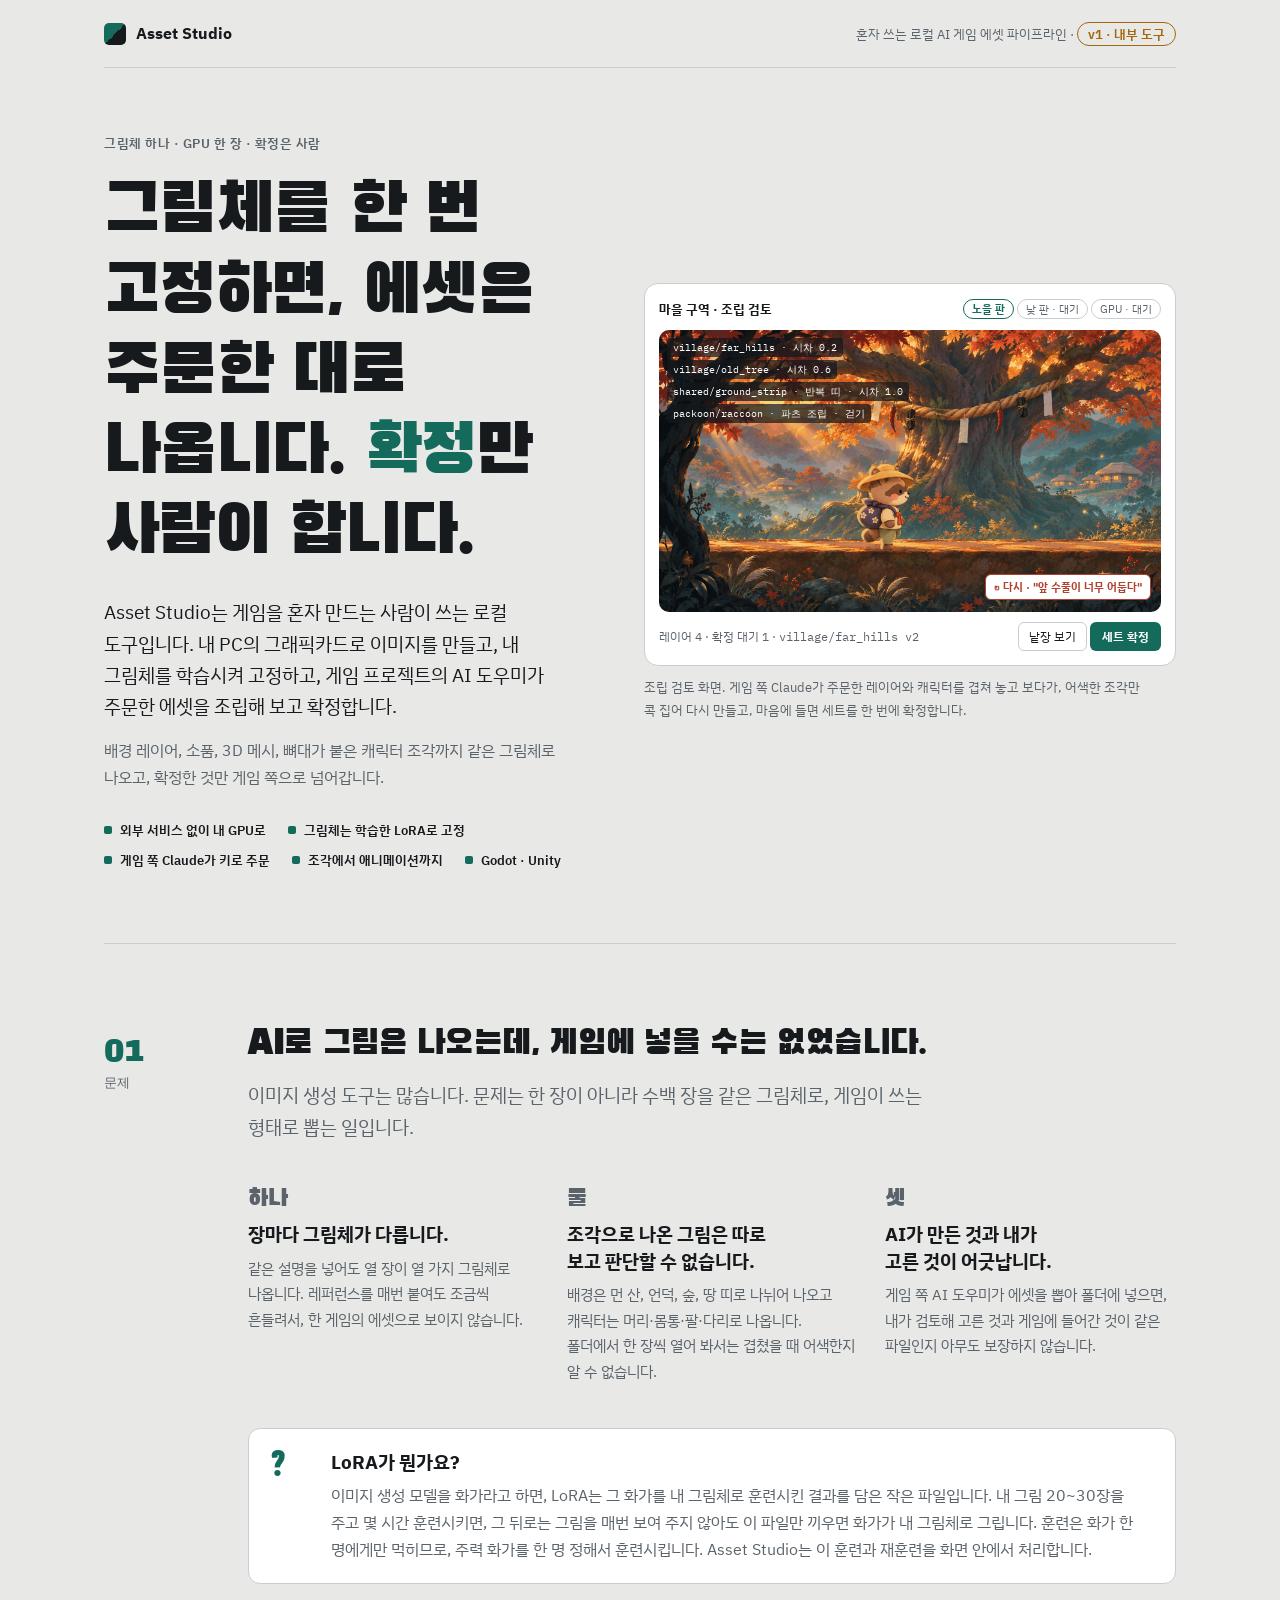
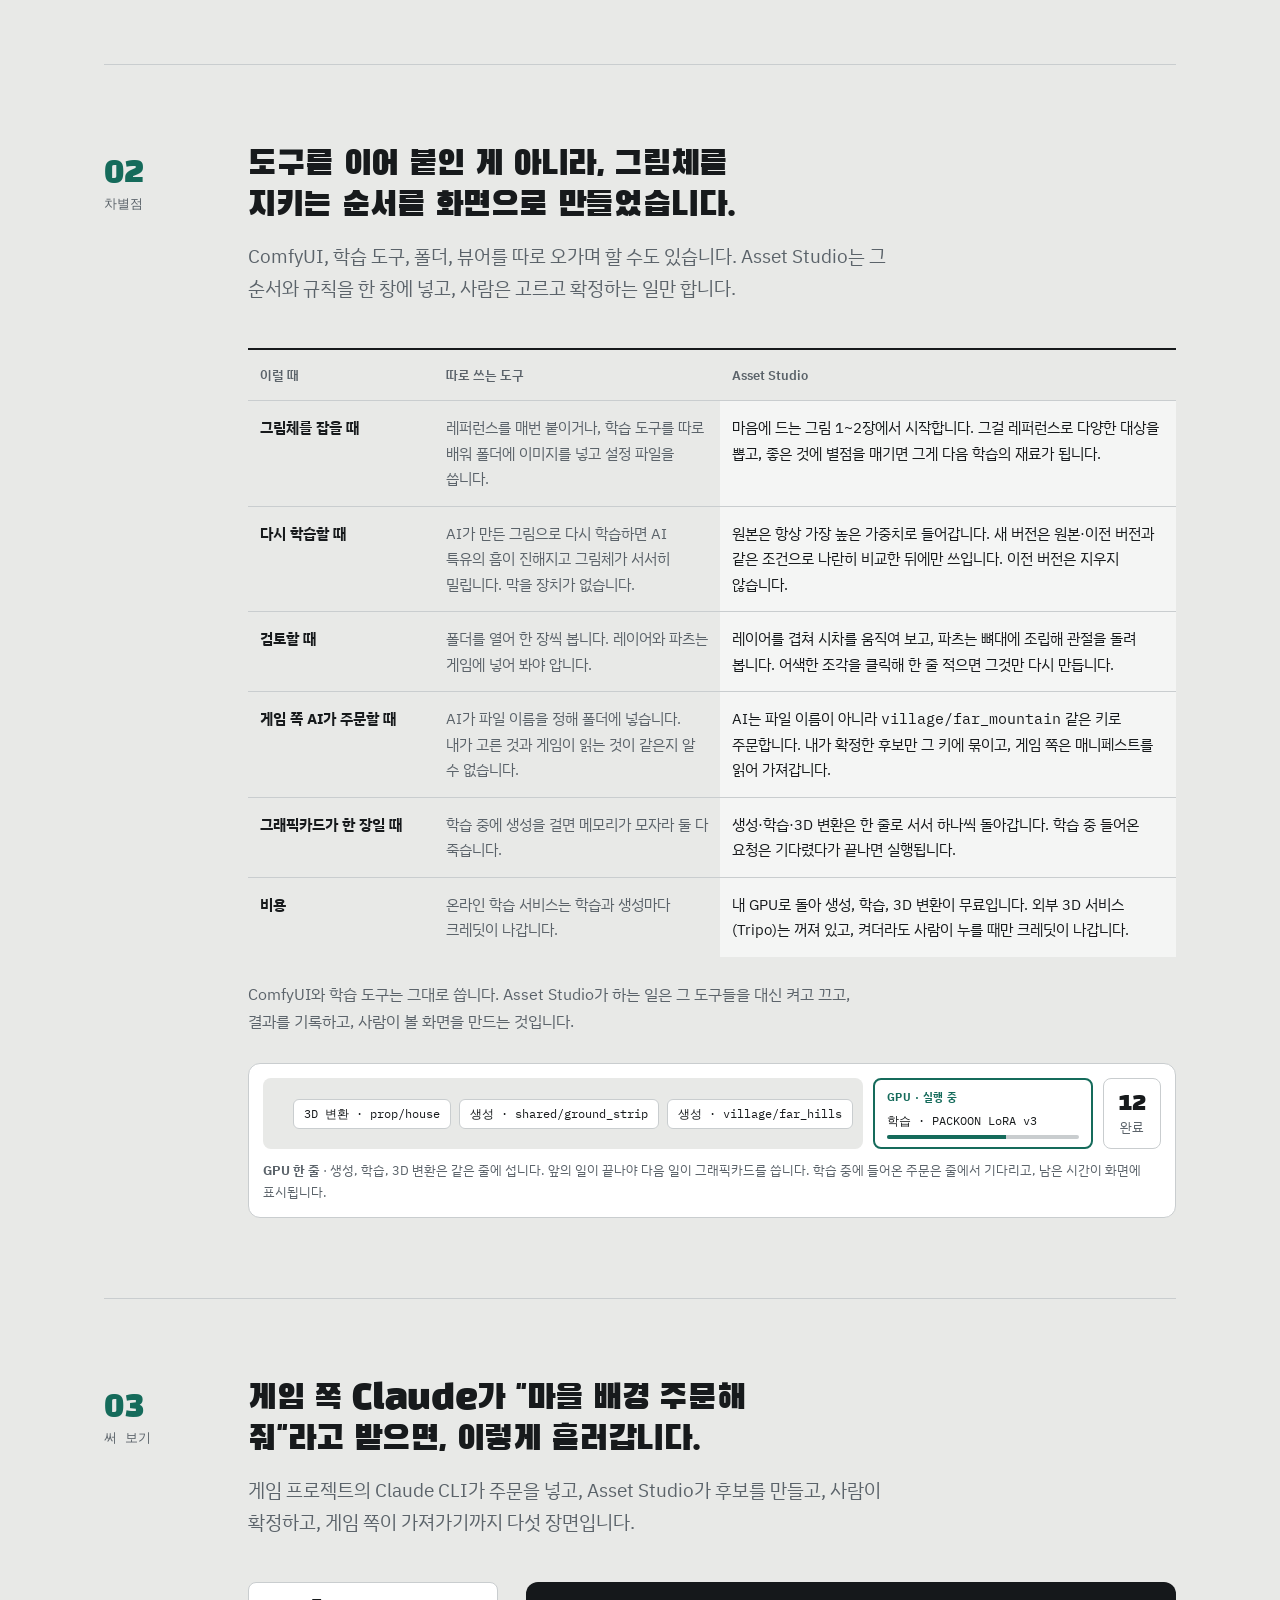
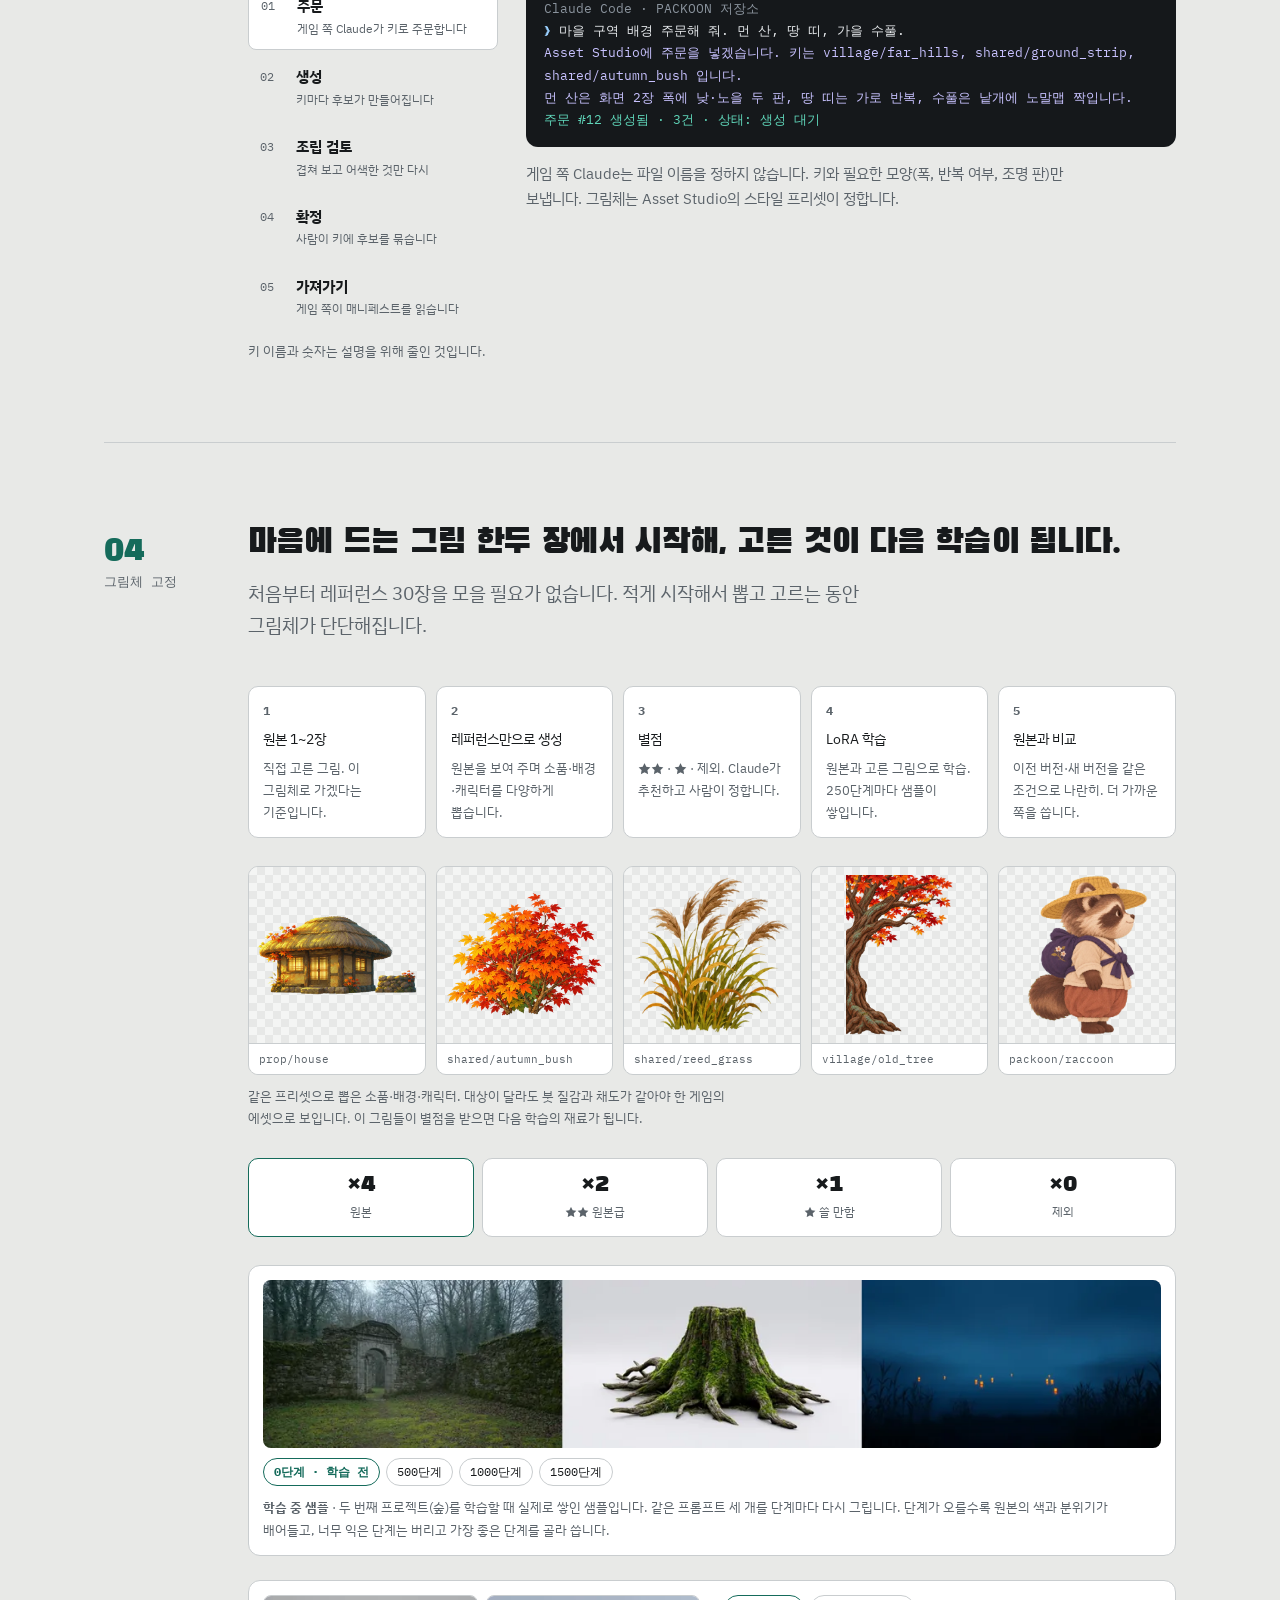
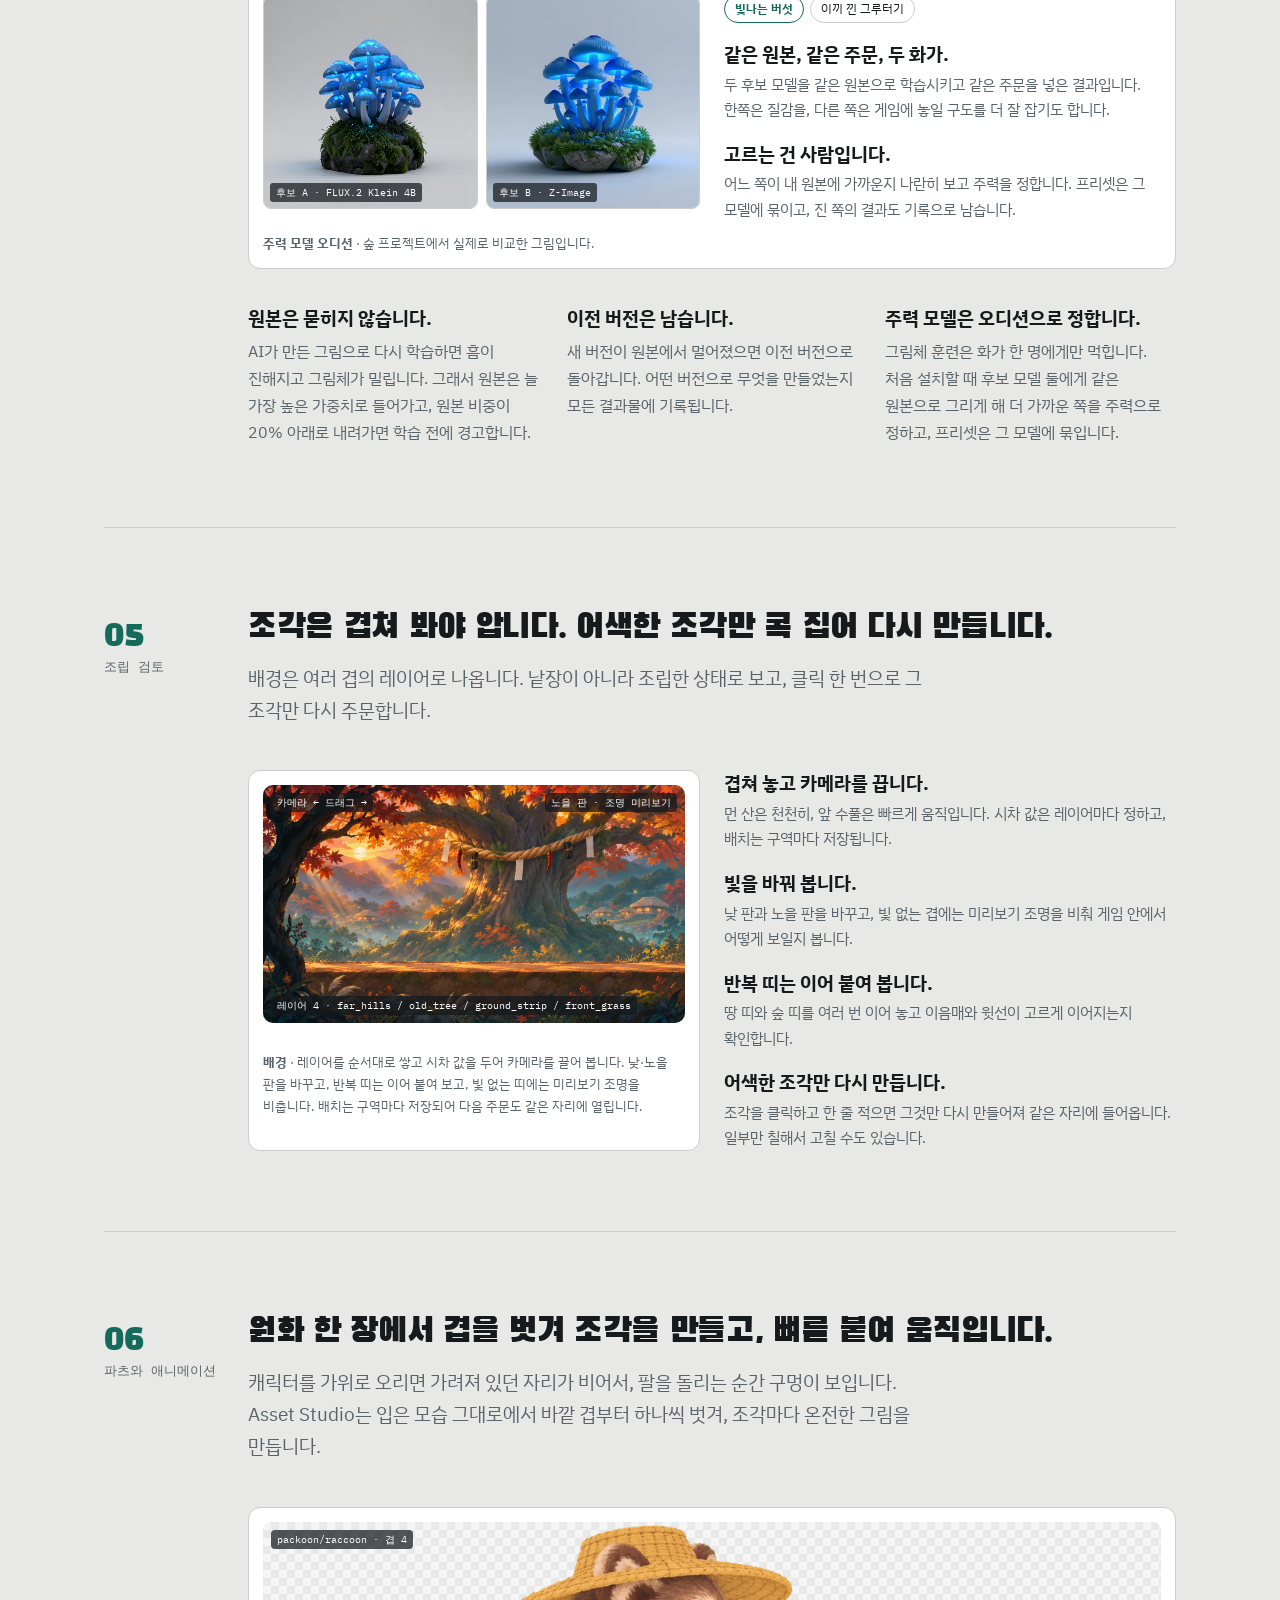
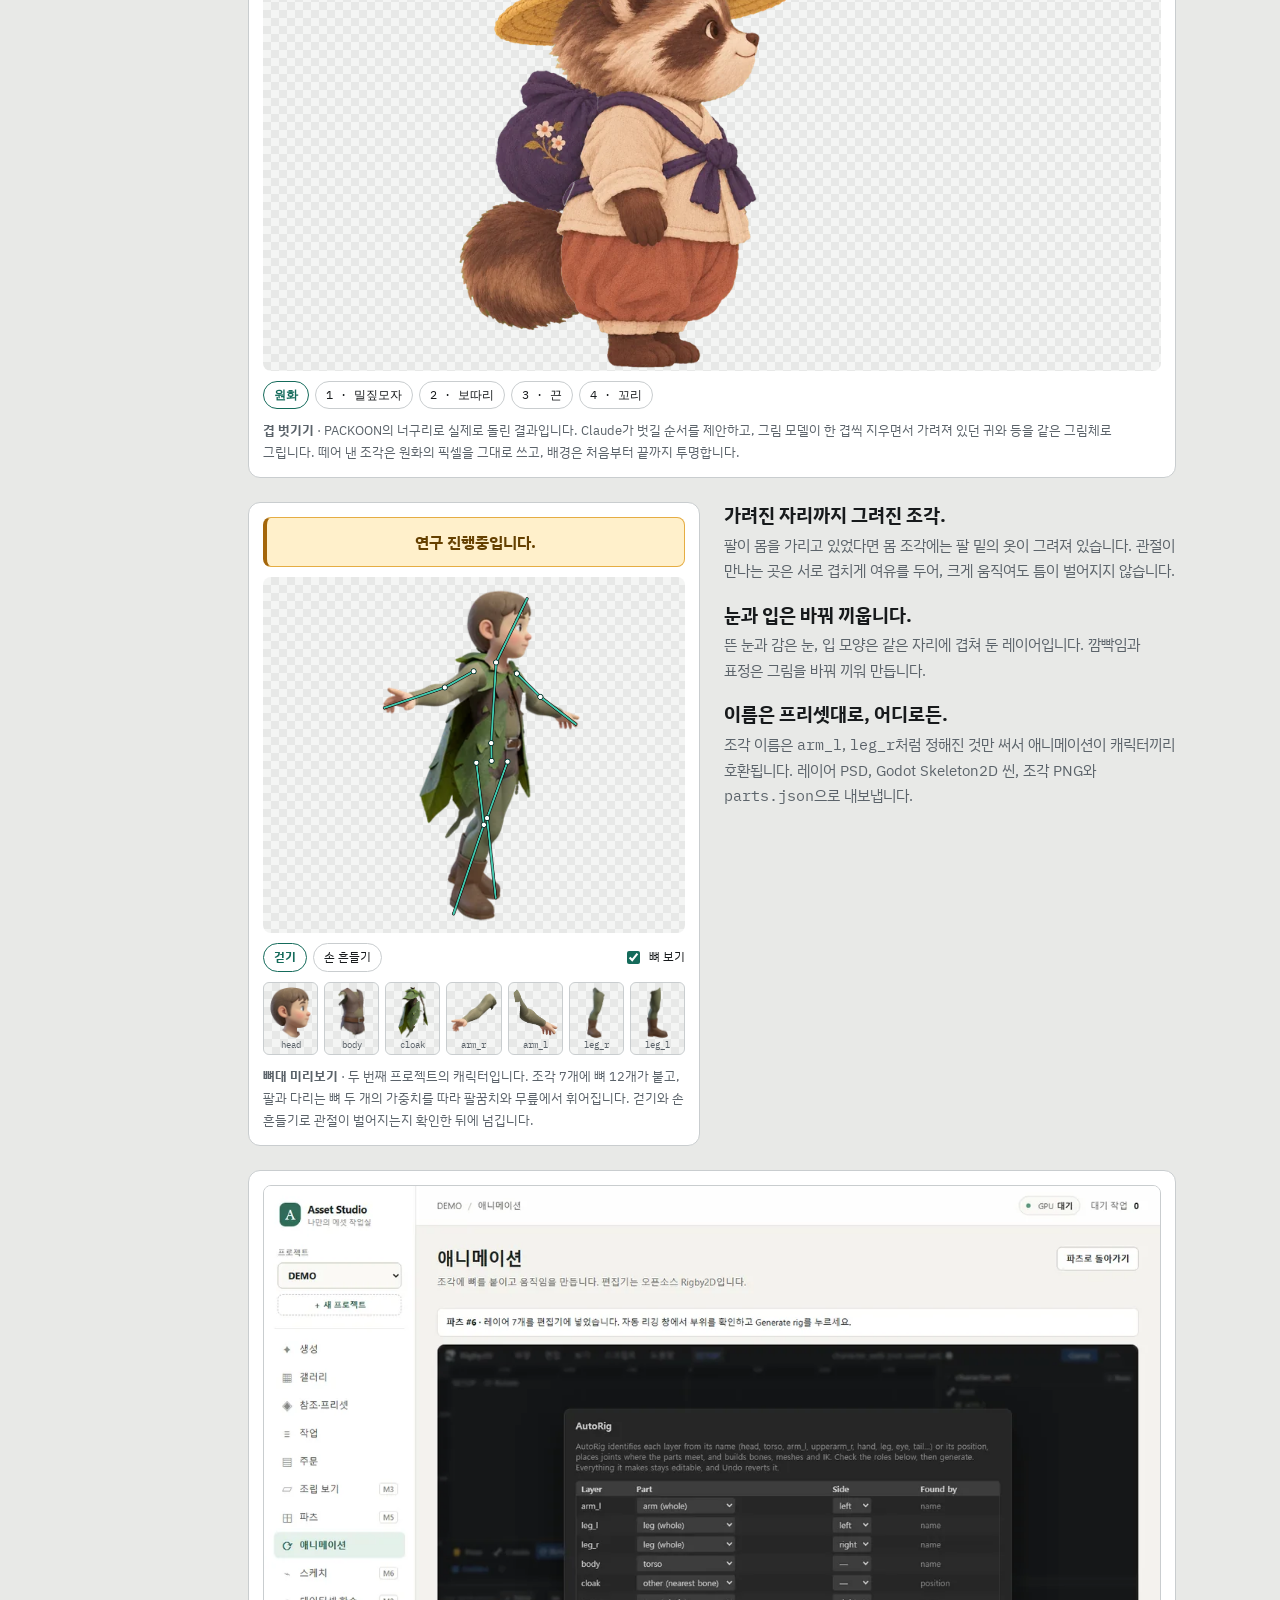
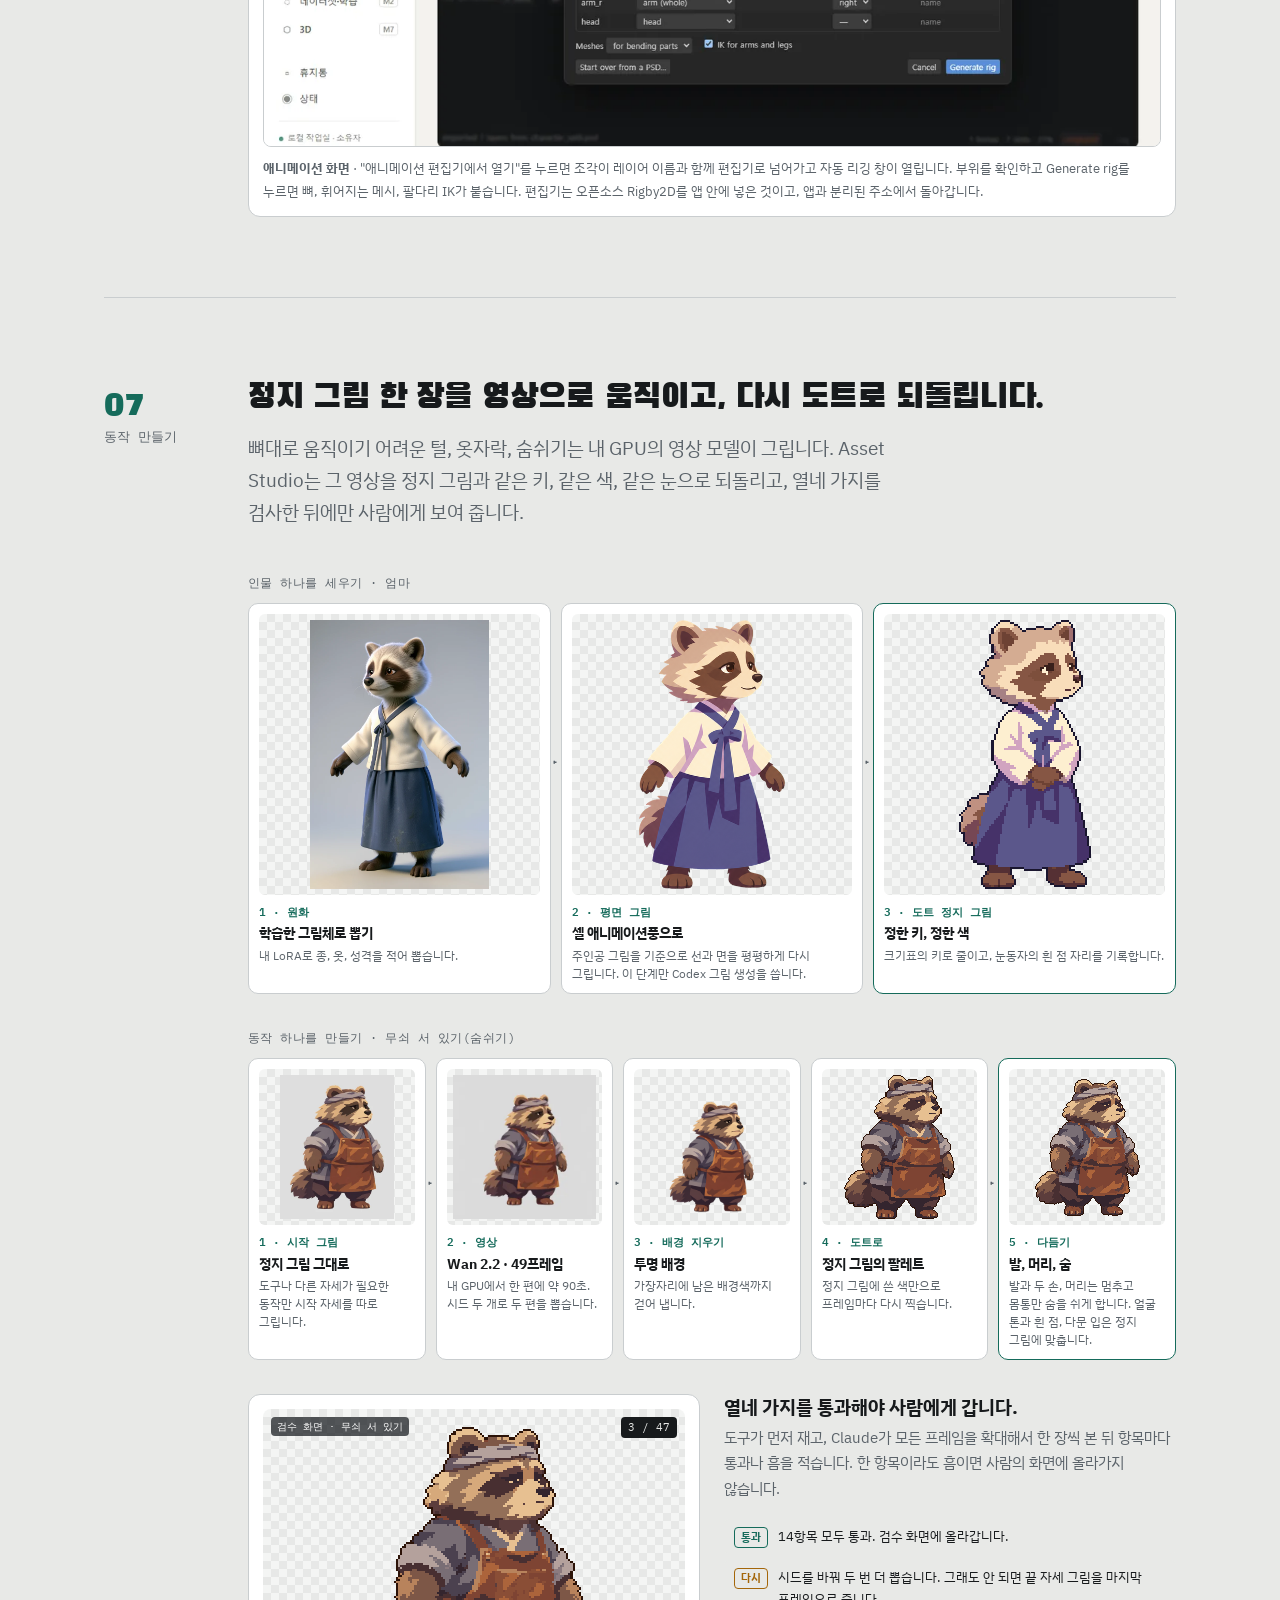
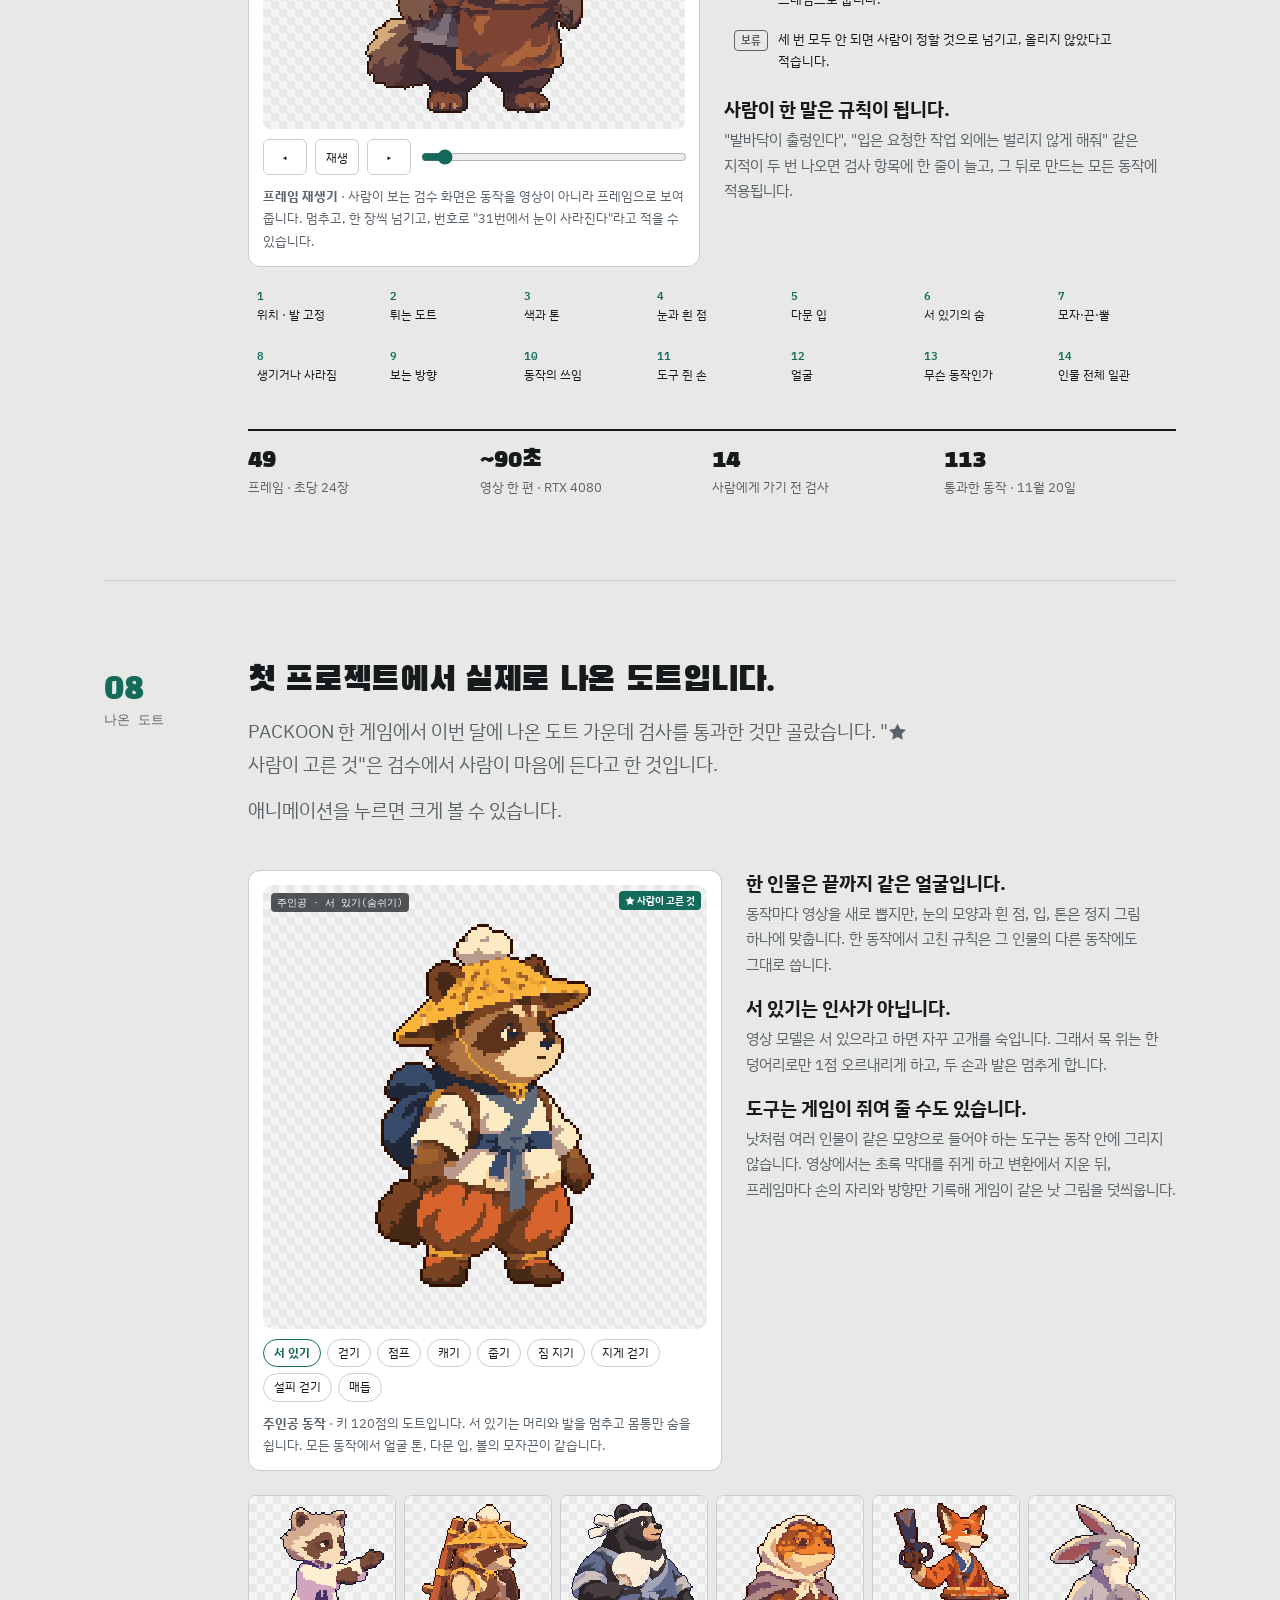
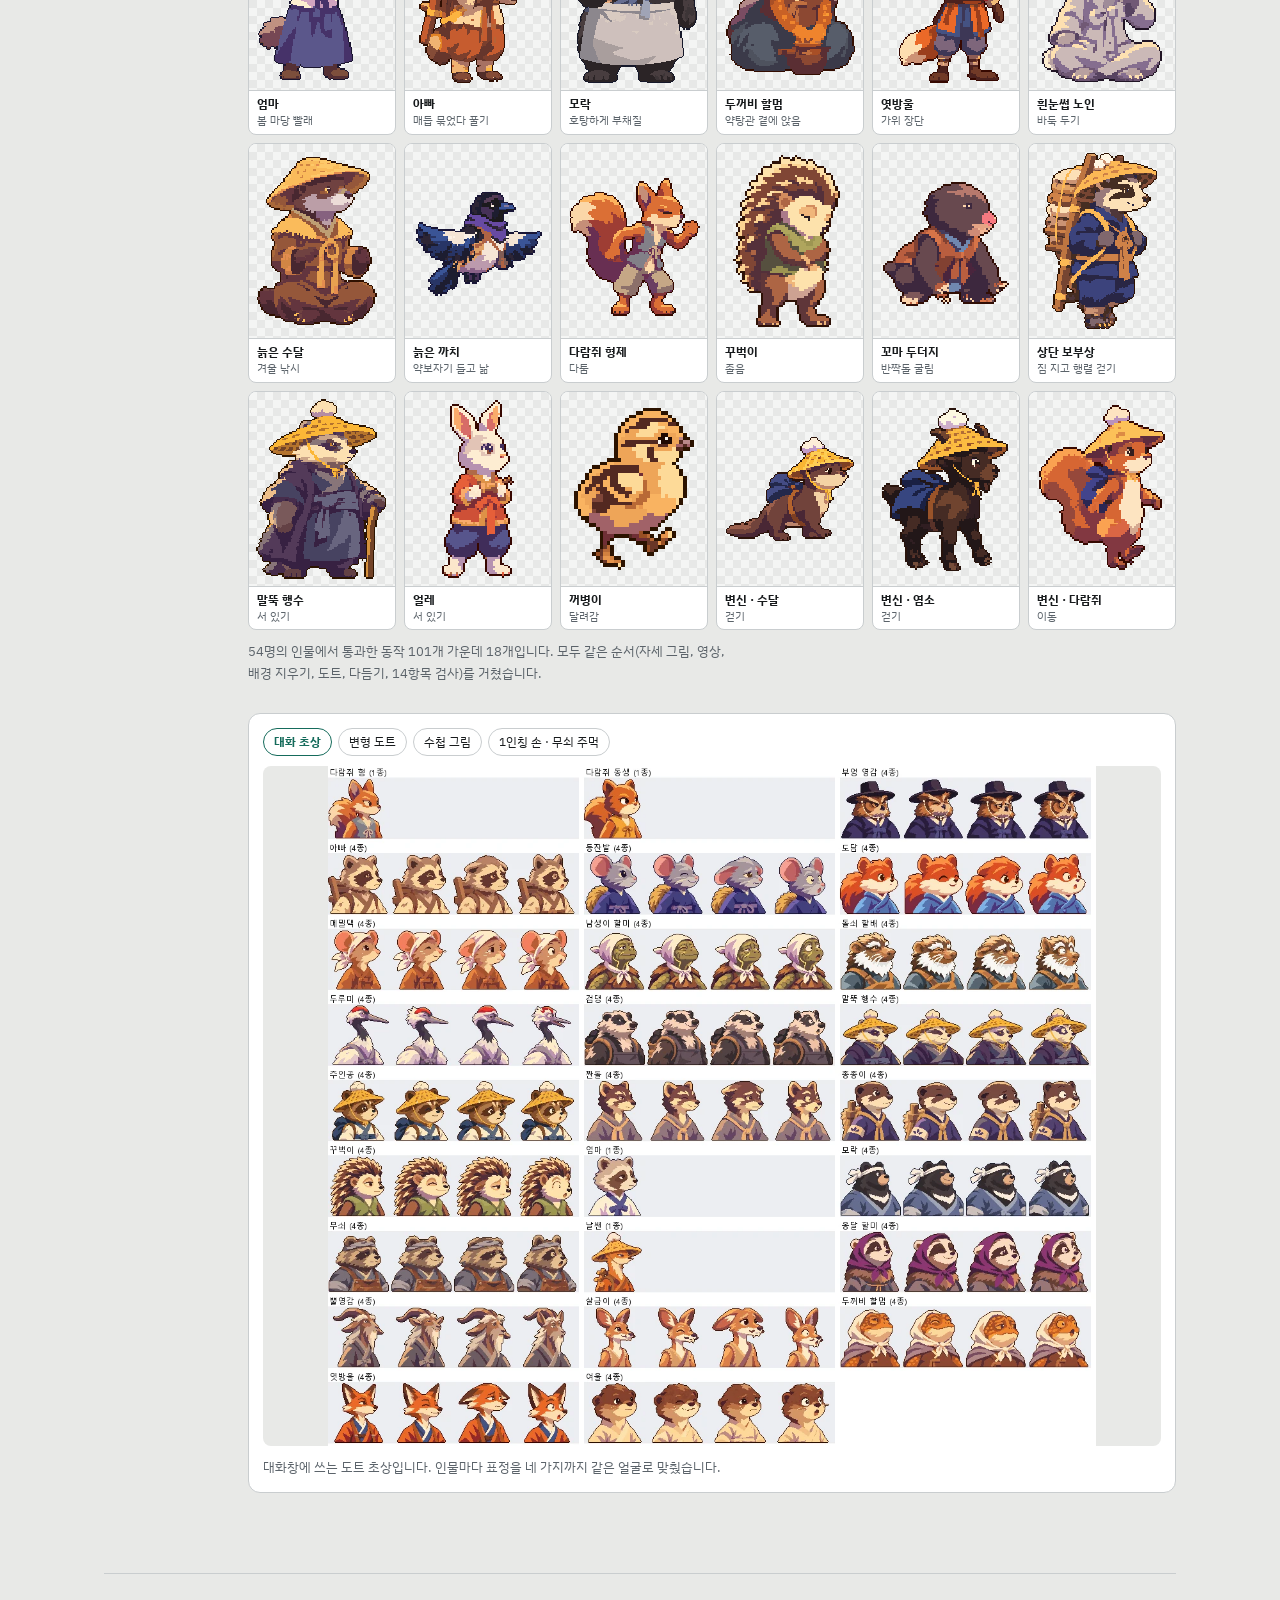
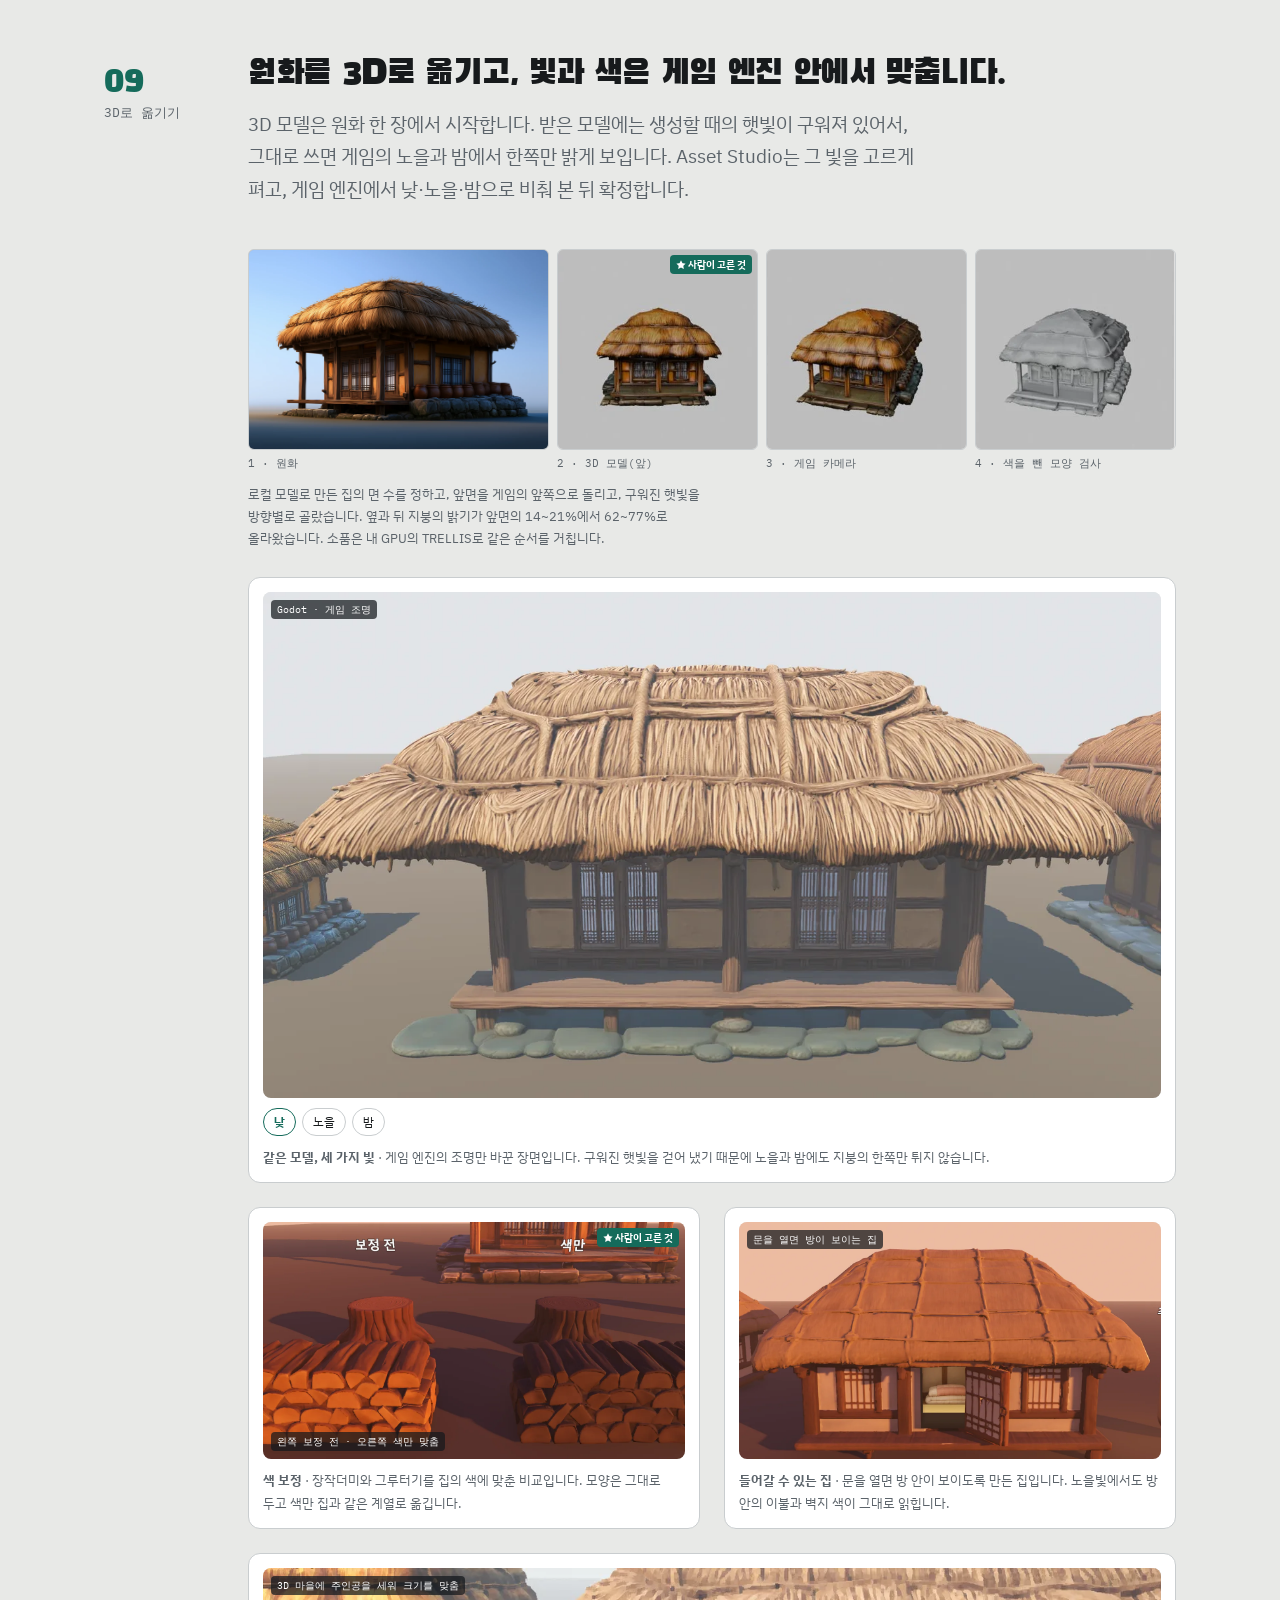
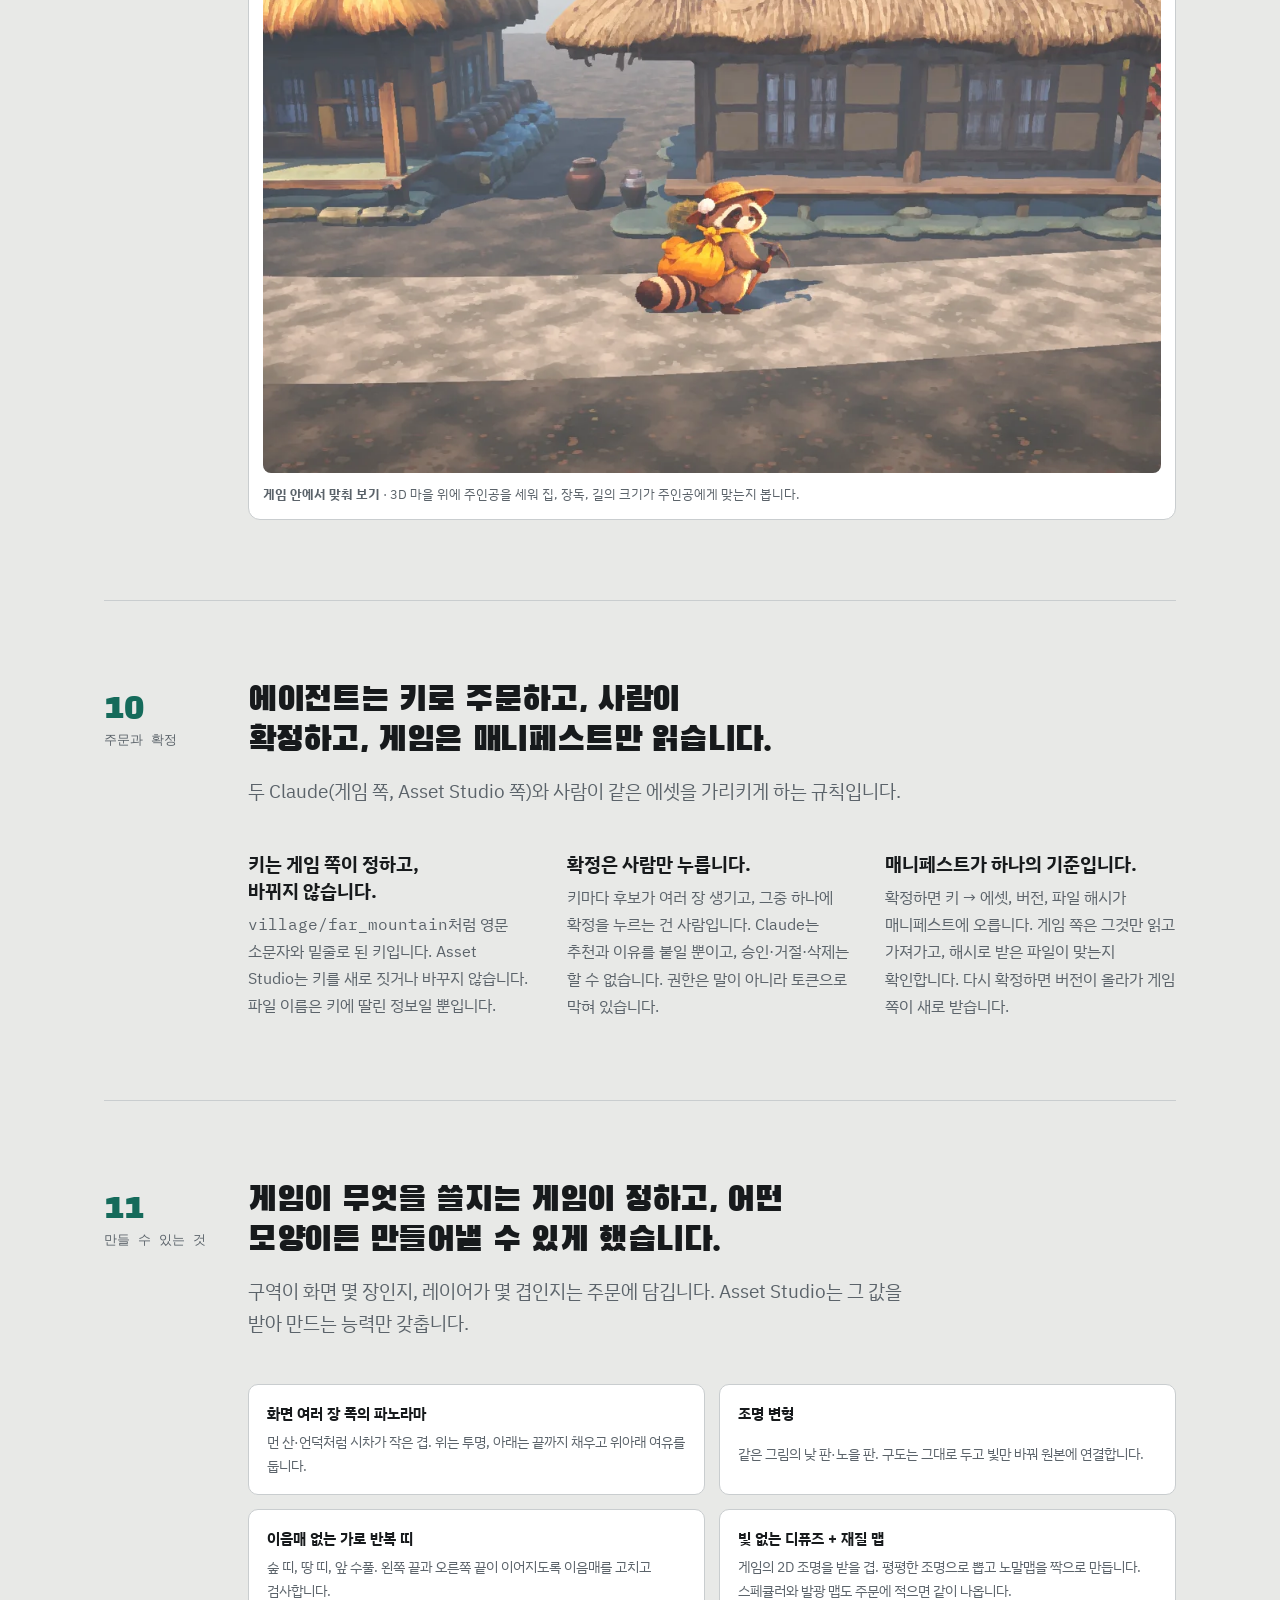
<file: asset-studio/index.html>
<!DOCTYPE html>
<html lang="ko">
<head>
<meta charset="utf-8">
<meta name="viewport" content="width=device-width, initial-scale=1">
<title>Asset Studio 소개</title>
<link rel="preconnect" href="https://fonts.googleapis.com">
<link rel="preconnect" href="https://fonts.gstatic.com" crossorigin>
<link href="https://fonts.googleapis.com/css2?family=Black+Han+Sans&family=IBM+Plex+Mono:wght@400;500&family=IBM+Plex+Sans+KR:wght@400;500;600;700&display=swap" rel="stylesheet">
<style>
/* 방향: 인화 검수대. 중성 회색 라이트 테이블 위에 그림만 색을 가지고, 사람이 찍는 "확정" 도장 한 가지에만 청록을 쓴다.
   레이아웃: team-board 소개와 같은 장(章) 구성. 대담함은 첫 화면의 조립 검토 예시에만. */
:root {
  --bg: #e8e9e7;
  --surface: #ffffff;
  --ink: #171a1c;
  --muted: #5b636a;
  --line: #c9cdcf;
  --stamp: #156b5b;
  --stamp-ink: #ffffff;
  --warn: #a4660a;
  --bad: #b2412f;
  --tape: #f4f5f4;
  --claude: #4b5fc4;
  --check: rgba(0,0,0,.055);
  --font-display: "Black Han Sans", "IBM Plex Sans KR", "Apple SD Gothic Neo", "Malgun Gothic", sans-serif;
  --font-body: "IBM Plex Sans KR", "Apple SD Gothic Neo", "Malgun Gothic", sans-serif;
  --font-mono: "IBM Plex Mono", ui-monospace, "Cascadia Mono", Consolas, monospace;
  --step--1: 0.8125rem;
  --step-0: 1rem;
  --step-1: 1.1875rem;
  --step-2: 1.5rem;
  --step-3: 2.125rem;
  --step-4: clamp(2.5rem, 6vw, 4.25rem);
  color-scheme: light;
}
@media (prefers-color-scheme: dark) {
  :root:not([data-theme="light"]) {
    --bg: #121416; --surface: #1a1d20; --ink: #e8eaec; --muted: #9ba3aa; --line: #2d3236;
    --stamp: #3fcbb0; --stamp-ink: #071a15; --warn: #e0ac3a; --bad: #ec7b66; --tape: #22262a; --claude: #8d9cf0;
    --check: rgba(255,255,255,.05); color-scheme: dark;
  }
}
:root[data-theme="dark"] {
    --bg: #121416; --surface: #1a1d20; --ink: #e8eaec; --muted: #9ba3aa; --line: #2d3236;
    --stamp: #3fcbb0; --stamp-ink: #071a15; --warn: #e0ac3a; --bad: #ec7b66; --tape: #22262a; --claude: #8d9cf0;
    --check: rgba(255,255,255,.05); color-scheme: dark;
}
* { box-sizing: border-box; }
body { margin: 0; background: var(--bg); color: var(--ink); font-family: var(--font-body); font-size: var(--step-0); line-height: 1.7; word-break: keep-all; overflow-wrap: break-word; }
.wrap { max-width: 1120px; margin: 0 auto; padding: 0 24px; }
@media (max-width: 480px) { .wrap { padding: 0 16px; } }
h1, h2, h3 { text-wrap: balance; margin: 0; }
h1, h2 { font-family: var(--font-display); font-weight: 400; letter-spacing: -0.01em; line-height: 1.18; }
h1 { font-size: var(--step-4); }
h2 { font-size: var(--step-3); }
h3 { font-size: var(--step-1); font-weight: 700; line-height: 1.4; }
p { margin: 0; max-width: 62ch; }
.muted { color: var(--muted); }
a { color: inherit; }
:focus-visible { outline: 3px solid var(--stamp); outline-offset: 3px; }
.mono, code { font-family: var(--font-mono); }

/* 머리 */
.top { display: flex; justify-content: space-between; align-items: center; gap: 16px; padding: 20px 0; border-bottom: 1px solid var(--line); font-size: var(--step--1); color: var(--muted); }
.brand { display: flex; align-items: center; gap: 10px; color: var(--ink); font-weight: 700; font-size: var(--step-0); }
.brand-mark { width: 22px; height: 22px; border-radius: 5px; background: linear-gradient(135deg, var(--stamp) 0 50%, var(--ink) 50% 100%); }
.stage { border: 1px solid var(--warn); color: var(--warn); border-radius: 999px; padding: 2px 10px; font-weight: 600; }

/* 첫 화면 */
.hero { display: grid; grid-template-columns: 1fr 1.1fr; gap: 56px; align-items: center; padding: 64px 0 72px; }
@media (max-width: 900px) { .hero { grid-template-columns: 1fr; gap: 40px; padding: 40px 0 56px; } }
.eyebrow { font-size: var(--step--1); font-weight: 600; letter-spacing: 0.04em; color: var(--muted); margin-bottom: 18px; }
.hl { color: var(--stamp); }
.lede { font-size: var(--step-1); margin-top: 24px; line-height: 1.65; }
.lede + p { margin-top: 14px; }
.facts { display: flex; flex-wrap: wrap; gap: 8px 22px; margin: 28px 0 0; padding: 0; list-style: none; font-size: var(--step--1); font-weight: 600; }
.facts li { display: flex; align-items: center; gap: 8px; }
.facts li::before { content: ""; width: 8px; height: 8px; background: var(--stamp); border-radius: 2px; }

/* 조립 검수 예시 (첫 화면) */
.shot { background: var(--surface); border: 1px solid var(--line); border-radius: 14px; padding: 14px; display: grid; gap: 10px; font-size: 0.75rem; }
.shot-head { display: flex; justify-content: space-between; align-items: center; gap: 8px; flex-wrap: wrap; color: var(--muted); }
.shot-head b { color: var(--ink); font-size: 0.8125rem; }
.chip { border: 1px solid var(--line); border-radius: 999px; padding: 1px 8px; font-size: 0.6875rem; }
.chip.on { border-color: var(--stamp); color: var(--stamp); font-weight: 700; }
.scene { position: relative; height: 230px; border-radius: 10px; overflow: hidden; background: linear-gradient(#b9d2d8, #d9e3dc 60%, #cfd7c3); }
.scene.dusk { background: linear-gradient(#d8a98f, #e2c2a4 55%, #b9a98e); }
.layer { position: absolute; left: 0; right: 0; transition: transform .6s ease; }
.lbl { position: absolute; left: 8px; font-family: var(--font-mono); font-size: 0.625rem; background: rgba(20,24,28,.72); color: #fff; padding: 1px 6px; border-radius: 4px; }
.redo { position: absolute; right: 10px; top: 86px; background: var(--surface); color: var(--bad); border: 1px solid var(--bad); border-radius: 6px; padding: 3px 8px; font-size: 0.6875rem; font-weight: 700; }
.shot-foot { display: flex; justify-content: space-between; align-items: center; gap: 8px; flex-wrap: wrap; }
.stamp-btn { background: var(--stamp); color: var(--stamp-ink); border: 0; border-radius: 6px; padding: 6px 12px; font-weight: 700; font-size: 0.75rem; font-family: inherit; }
.ghost { background: transparent; color: var(--ink); border: 1px solid var(--line); border-radius: 6px; padding: 5px 10px; font-size: 0.75rem; font-family: inherit; cursor: pointer; }
.caption { font-size: var(--step--1); color: var(--muted); margin-top: 10px; }
.scene img.full { position: absolute; inset: 0; width: 100%; height: 100%; object-fit: cover; display: block; }
.checker { background-color: var(--tape); background-image: linear-gradient(45deg, var(--check) 25%, transparent 25%, transparent 75%, var(--check) 75%), linear-gradient(45deg, var(--check) 25%, transparent 25%, transparent 75%, var(--check) 75%); background-size: 16px 16px; background-position: 0 0, 8px 8px; }
.strip { display: grid; grid-template-columns: repeat(5, 1fr); gap: 10px; margin-top: 28px; }
@media (max-width: 760px) { .strip { grid-template-columns: repeat(3, 1fr); } }
.strip figure { margin: 0; border: 1px solid var(--line); border-radius: 10px; overflow: hidden; display: grid; grid-template-rows: 1fr auto; }
.strip .checker { aspect-ratio: 1; position: relative; }
.strip img { position: absolute; inset: 8px; width: calc(100% - 16px); height: calc(100% - 16px); display: block; object-fit: contain; }
.strip figcaption { font-family: var(--font-mono); font-size: 0.6875rem; color: var(--muted); padding: 6px 10px; background: var(--surface); border-top: 1px solid var(--line); }
.steps3 { display: grid; grid-template-columns: repeat(3, 1fr); gap: 8px; }
.two .steps3 figure { margin: 0; display: grid; gap: 6px; background: none; border: 0; border-radius: 0; padding: 0; }
.steps3 img { width: 100%; aspect-ratio: 1; object-fit: cover; border-radius: 8px; display: block; border: 1px solid var(--line); }
.steps3 figcaption { font-family: var(--font-mono); font-size: 0.6875rem; color: var(--muted); }
.show { display: grid; grid-template-columns: 1fr 1fr; gap: 24px; margin-top: 28px; }
@media (max-width: 860px) { .show { grid-template-columns: 1fr; } }
.show figure { margin: 0; background: var(--surface); border: 1px solid var(--line); border-radius: 12px; padding: 14px; display: grid; gap: 10px; align-content: start; }
.show figcaption { font-size: var(--step--1); color: var(--muted); }
.pair-stage { position: relative; aspect-ratio: 4/3; border-radius: 8px; overflow: hidden; user-select: none; }
.pair-stage img { position: absolute; inset: 0; width: 100%; height: 100%; object-fit: contain; padding: 10px; display: block; pointer-events: none; }
.pair-stage .handle { position: absolute; top: 0; bottom: 0; width: 2px; background: var(--ink); transform: translateX(-1px); }
.pair-stage .handle::after { content: "◂ ▸"; position: absolute; top: 50%; left: 50%; transform: translate(-50%, -50%); background: var(--ink); color: var(--bg); font-size: 0.625rem; padding: 2px 6px; border-radius: 999px; white-space: nowrap; }
.pair-stage .lbl.r { left: auto; right: 8px; }
.pair input[type=range] { width: 100%; margin: 0; accent-color: var(--stamp); }
.ptabs { display: flex; gap: 6px; flex-wrap: wrap; }
.ptabs button { appearance: none; font: inherit; font-size: 0.75rem; border: 1px solid var(--line); background: transparent; color: var(--ink); border-radius: 999px; padding: 3px 10px; cursor: pointer; }
.ptabs button[aria-pressed="true"] { border-color: var(--stamp); color: var(--stamp); font-weight: 700; }
.props { display: grid; grid-template-columns: repeat(3, 1fr); gap: 8px; }
.props div { aspect-ratio: 1; border-radius: 8px; border: 1px solid var(--line); position: relative; overflow: hidden; }
.props img { position: absolute; inset: 6px; width: calc(100% - 12px); height: calc(100% - 12px); object-fit: contain; display: block; }
.props .tag { position: absolute; left: 6px; bottom: 5px; font-family: var(--font-mono); font-size: 0.625rem; background: rgba(20,24,28,.72); color: #fff; padding: 0 5px; border-radius: 3px; }

/* 장 */
.chapter { padding: 80px 0; border-top: 1px solid var(--line); }
@media (max-width: 700px) { .chapter { padding: 56px 0; } }
.ch-head { display: grid; grid-template-columns: 120px 1fr; gap: 24px; margin-bottom: 44px; }
@media (max-width: 700px) { .ch-head { grid-template-columns: 1fr; gap: 8px; margin-bottom: 32px; } }
.ch-num { font-family: var(--font-mono); font-size: var(--step--1); color: var(--muted); padding-top: 10px; }
.ch-num b { display: block; font-family: var(--font-display); font-weight: 400; font-size: var(--step-3); color: var(--stamp); line-height: 1; margin-bottom: 4px; }
.ch-head p { margin-top: 14px; font-size: var(--step-1); }
.ch-body { margin-left: 144px; }
@media (max-width: 700px) { .ch-body { margin-left: 0; } }

/* 01 문제 */
.probs { display: grid; grid-template-columns: repeat(3, 1fr); gap: 28px; }
@media (max-width: 860px) { .probs { grid-template-columns: 1fr; } }
.probs .k { font-family: var(--font-display); font-size: var(--step-2); color: var(--muted); line-height: 1; margin-bottom: 10px; }
.probs h3 { margin-bottom: 8px; }
.probs p { color: var(--muted); font-size: 0.9375rem; }
.ask { margin-top: 44px; display: grid; grid-template-columns: 44px 1fr; gap: 16px; background: var(--surface); border: 1px solid var(--line); border-radius: 12px; padding: 20px 22px; }
.ask .q { font-family: var(--font-display); font-size: var(--step-3); line-height: 1; color: var(--stamp); }
.ask p { max-width: none; }

/* 02 차별점 표 */
.cmp { width: 100%; border-collapse: collapse; font-size: 0.9375rem; }
.cmp th, .cmp td { text-align: left; vertical-align: top; padding: 14px 12px; border-top: 1px solid var(--line); }
.cmp th { font-size: var(--step--1); color: var(--muted); font-weight: 600; border-top: 2px solid var(--ink); }
.cmp td:first-child { font-weight: 700; width: 20%; }
.cmp td:nth-child(2) { color: var(--muted); }
.cmp td:nth-child(3) { background: var(--tape); }
@media (max-width: 700px) { .cmp, .cmp tbody, .cmp tr, .cmp td { display: block; } .cmp thead { display: none; } .cmp td { border-top: 0; padding: 6px 12px; } .cmp tr { border-top: 1px solid var(--line); padding: 10px 0; } .cmp td:first-child { width: auto; padding-top: 12px; } .cmp td:nth-child(2)::before { content: "따로 쓰는 도구 · "; font-weight: 600; } .cmp td:nth-child(3)::before { content: "Asset Studio · "; font-weight: 600; color: var(--stamp); } }

/* 03 써 보기 (단계 보기) */
.demo { display: grid; grid-template-columns: 250px minmax(0, 1fr); gap: 28px; align-items: start; }
@media (max-width: 960px) { .demo { grid-template-columns: minmax(0, 1fr); gap: 16px; } }
.snav { list-style: none; margin: 0; padding: 0; display: grid; gap: 4px; }
@media (max-width: 960px) { .snav { grid-auto-flow: column; grid-auto-columns: minmax(150px, 1fr); overflow-x: auto; padding-bottom: 4px; } }
.snav button { appearance: none; border: 0; background: transparent; color: inherit; font: inherit; text-align: left; width: 100%; padding: 10px 12px; border-radius: 8px; cursor: pointer; display: grid; grid-template-columns: 28px 1fr; gap: 8px; align-items: start; min-height: 44px; }
.snav button[aria-current="step"] { background: var(--surface); border: 1px solid var(--line); }
.snav .n { font-family: var(--font-mono); color: var(--muted); font-size: 0.75rem; padding-top: 3px; }
.snav b { display: block; font-size: 0.9375rem; }
.snav small { color: var(--muted); font-size: 0.75rem; display: block; }
.panel { display: none; }
.panel.on { display: grid; gap: 14px; }
.term { background: #15181b; color: #e6e9ec; border-radius: 12px; padding: 16px 18px; font-family: var(--font-mono); font-size: 0.8125rem; line-height: 1.7; }
.term .u { color: #9ad0ff; }
.term .c { color: #c8c2ff; }
.term .d { color: #8b949e; }
.term .ok { color: #5fd5b9; }
.panel .explain { color: var(--muted); font-size: 0.9375rem; }
.board { background: var(--surface); border: 1px solid var(--line); border-radius: 12px; padding: 14px; display: grid; gap: 10px; font-size: 0.8125rem; }
.keys { display: grid; gap: 6px; }
.key { display: grid; grid-template-columns: 1fr auto auto; gap: 10px; align-items: center; padding: 8px 10px; background: var(--bg); border-radius: 8px; }
.key code { font-size: 0.75rem; }
.st { font-size: 0.6875rem; font-weight: 700; border-radius: 4px; padding: 0 6px; border: 1px solid currentColor; }
.st.w { color: var(--warn); } .st.ok { color: var(--stamp); } .st.g { color: var(--muted); }
.cands { display: grid; grid-template-columns: repeat(4, 1fr); gap: 8px; }
.cand { aspect-ratio: 4/3; border-radius: 8px; border: 1px solid var(--line); position: relative; overflow: hidden; }
.cand img { width: 100%; height: 100%; object-fit: contain; display: block; padding: 6px; }
.cand.pick { outline: 3px solid var(--stamp); outline-offset: -3px; }
.cand .tag { position: absolute; left: 6px; bottom: 5px; font-family: var(--font-mono); font-size: 0.625rem; background: rgba(20,24,28,.72); color: #fff; padding: 0 5px; border-radius: 3px; }
.cand .stamp { position: absolute; right: 6px; top: 6px; background: var(--stamp); color: var(--stamp-ink); font-size: 0.625rem; font-weight: 700; padding: 1px 6px; border-radius: 4px; }
pre.json { margin: 0; background: var(--tape); border: 1px solid var(--line); border-radius: 8px; padding: 12px 14px; font-family: var(--font-mono); font-size: 0.75rem; line-height: 1.6; overflow-x: auto; }

/* 04 그림체 */
.loop { display: grid; grid-template-columns: repeat(5, 1fr); gap: 10px; align-items: stretch; }
@media (max-width: 860px) { .loop { grid-template-columns: 1fr 1fr; } }
.loop div { background: var(--surface); border: 1px solid var(--line); border-radius: 10px; padding: 14px; display: grid; gap: 6px; align-content: start; font-size: 0.875rem; }
.loop b { font-family: var(--font-mono); font-size: 0.75rem; color: var(--muted); }
.loop p { color: var(--muted); font-size: 0.8125rem; }
.weights { display: grid; grid-template-columns: repeat(4, 1fr); gap: 8px; margin-top: 28px; }
@media (max-width: 600px) { .weights { grid-template-columns: 1fr 1fr; } }
.weights div { background: var(--surface); border: 1px solid var(--line); border-radius: 10px; padding: 12px; text-align: center; }
.weights b { display: block; font-family: var(--font-display); font-weight: 400; font-size: var(--step-2); line-height: 1.1; }
.weights span { font-size: 0.75rem; color: var(--muted); }
.weights .o { border-color: var(--stamp); }
.extra { display: grid; grid-template-columns: repeat(3, 1fr); gap: 28px; margin-top: 36px; }
@media (max-width: 820px) { .extra { grid-template-columns: 1fr; gap: 20px; } }
.extra h3 { margin-bottom: 6px; }
.extra p { color: var(--muted); }

/* 05 조립 */
.two { display: grid; grid-template-columns: 1fr 1fr; gap: 24px; }
@media (max-width: 860px) { .two { grid-template-columns: 1fr; } }
.two figure { margin: 0; background: var(--surface); border: 1px solid var(--line); border-radius: 12px; padding: 14px; display: grid; gap: 10px; }
.two figcaption { font-size: var(--step--1); color: var(--muted); }
.rig { height: 220px; border-radius: 8px; background: var(--bg); display: flex; align-items: center; justify-content: center; }

/* 07 만들 수 있는 것 */
.caps { list-style: none; margin: 0; padding: 0; display: grid; grid-template-columns: repeat(2, 1fr); gap: 14px; }
@media (max-width: 760px) { .caps { grid-template-columns: 1fr; } }
.caps li { background: var(--surface); border: 1px solid var(--line); border-radius: 10px; padding: 16px 18px; display: grid; gap: 4px; }
.caps b { font-size: 0.9375rem; }
.caps span { color: var(--muted); font-size: 0.875rem; }

/* 08 역할 */
.roles { display: grid; grid-template-columns: 1fr 1fr; gap: 28px; }
@media (max-width: 760px) { .roles { grid-template-columns: 1fr; } }
.roles ul { margin: 12px 0 0; padding: 0; list-style: none; display: grid; gap: 10px; }
.roles li { display: grid; grid-template-columns: 20px 1fr; gap: 10px; }
.roles li::before { content: ""; width: 12px; height: 12px; margin-top: 7px; border-radius: 3px; }
.roles .can li::before { background: var(--claude); }
.roles .cant li::before { border: 2px solid var(--muted); }

/* 09 시작하기 */
.steps { list-style: none; margin: 0; padding: 0; display: grid; grid-template-columns: repeat(3, 1fr); gap: 20px; }
@media (max-width: 860px) { .steps { grid-template-columns: 1fr; } }
.steps li { background: var(--surface); border: 1px solid var(--line); border-radius: 12px; padding: 22px; display: grid; gap: 10px; align-content: start; }
.steps .who-do { font-size: 0.75rem; font-weight: 700; color: var(--muted); letter-spacing: 0.04em; }
.steps p { color: var(--muted); font-size: 0.9375rem; }
.code { font-family: var(--font-mono); font-size: 0.75rem; background: var(--tape); border: 1px solid var(--line); border-radius: 6px; padding: 8px 10px; overflow-x: auto; white-space: nowrap; }
.spec { display: grid; grid-template-columns: repeat(4, 1fr); margin-top: 36px; border-top: 2px solid var(--ink); }
@media (max-width: 860px) { .spec { grid-template-columns: 1fr 1fr; } }
.spec div { padding: 16px 12px 0 0; }
.spec b { display: block; font-family: var(--font-display); font-weight: 400; font-size: var(--step-2); line-height: 1.1; }
.spec span { font-size: var(--step--1); color: var(--muted); }
.fit { display: grid; grid-template-columns: 1fr 1fr; gap: 48px; margin-top: 56px; }
@media (max-width: 760px) { .fit { grid-template-columns: 1fr; gap: 28px; } }
.fit h3 { margin-bottom: 12px; }
.fit ul { margin: 0; padding: 0; list-style: none; display: grid; gap: 10px; }
.fit li { display: grid; grid-template-columns: 20px 1fr; gap: 10px; }
.fit li::before { content: ""; width: 12px; height: 12px; margin-top: 7px; border-radius: 3px; }
.fit .yes li::before { background: var(--stamp); }
.fit .no li::before { border: 2px solid var(--muted); }
.ms { margin-top: 36px; display: grid; gap: 6px; }
.ms div { display: grid; grid-template-columns: var(--w, 56px) 1fr; gap: 12px; padding: 8px 0; border-top: 1px solid var(--line); font-size: 0.9375rem; }
.ms code { color: var(--muted); }
.close { padding: 72px 0 48px; border-top: 1px solid var(--line); }
.close h2 { margin-bottom: 18px; }
.close-grid { display: grid; grid-template-columns: 1fr 1fr; gap: 48px; align-items: center; }
@media (max-width: 860px) { .close-grid { grid-template-columns: 1fr; gap: 28px; } }
.keyart { margin: 0; display: grid; gap: 10px; }
.keyart video { width: 100%; aspect-ratio: 16/9; display: block; border-radius: 12px; border: 1px solid var(--line); background: #000; }
.keyart figcaption { font-size: var(--step--1); color: var(--muted); }
.foot { display: flex; justify-content: space-between; gap: 16px; flex-wrap: wrap; padding: 24px 0 40px; font-size: var(--step--1); color: var(--muted); border-top: 1px solid var(--line); }

/* 보충: 움직이는 그림 자료 */
img { max-width: 100%; }
.fig { margin: 0; background: var(--surface); border: 1px solid var(--line); border-radius: 12px; padding: 14px; display: grid; gap: 10px; align-content: start; }
.fig figcaption { font-size: var(--step--1); color: var(--muted); }
.fig + .show, .show + .fig { margin-top: 24px; }
.ptabs.mono button { font-family: var(--font-mono); }
/* GPU 한 줄 */
.lane { margin-top: 28px; }
.lane-row { display: grid; grid-template-columns: 1fr auto auto; gap: 10px; align-items: stretch; font-size: 0.8125rem; }
@media (max-width: 700px) { .lane-row { grid-template-columns: 1fr; } }
.lane-q { display: flex; gap: 8px; align-items: center; justify-content: flex-end; overflow: hidden; background: var(--bg); border-radius: 8px; padding: 10px; min-height: 52px; }
.job { white-space: nowrap; border: 1px solid var(--line); background: var(--surface); border-radius: 6px; padding: 4px 10px; font-family: var(--font-mono); font-size: 0.75rem; }
.job.t { border-color: var(--warn); color: var(--warn); }
.lane-q.nudge .job { animation: nudge .5s ease; }
@keyframes nudge { from { transform: translateX(-28px); opacity: .5; } to { transform: none; opacity: 1; } }
.lane-gpu { min-width: 220px; border: 2px solid var(--stamp); border-radius: 8px; padding: 8px 12px; display: grid; gap: 4px; align-content: center; }
.lane-gpu b { font-size: 0.6875rem; color: var(--stamp); letter-spacing: .04em; }
.lane-gpu span { font-family: var(--font-mono); font-size: 0.75rem; }
.lane-bar { height: 4px; border-radius: 2px; background: var(--line); overflow: hidden; }
.lane-bar i { display: block; height: 100%; width: 62%; background: var(--stamp); }
.lane-bar i.run { animation: fill 2.4s linear; width: 100%; }
@keyframes fill { from { width: 0; } to { width: 100%; } }
.lane-done { border: 1px solid var(--line); border-radius: 8px; padding: 8px 14px; display: grid; align-content: center; text-align: center; color: var(--muted); }
.lane-done b { font-family: var(--font-display); font-weight: 400; font-size: var(--step-2); color: var(--ink); line-height: 1.1; font-variant-numeric: tabular-nums; }
/* 학습 단계 샘플 */
.stepsfig .frames { position: relative; aspect-ratio: 1080/202; border-radius: 8px; overflow: hidden; background: var(--bg); }
.stepsfig .frames img { position: absolute; inset: 0; width: 100%; height: 100%; object-fit: cover; opacity: 0; transition: opacity .5s ease; }
.stepsfig .frames img.on { opacity: 1; }
.show figure.wide { grid-column: 1 / -1; }
/* 오디션 */
.aud { display: grid; grid-template-columns: 1fr 1fr; gap: 8px; }
.aud div { position: relative; border-radius: 8px; overflow: hidden; border: 1px solid var(--line); aspect-ratio: 1; }
.aud img { width: 100%; height: 100%; object-fit: cover; display: block; }
.aud .tag, .maps .tag { position: absolute; left: 6px; bottom: 6px; font-family: var(--font-mono); font-size: 0.625rem; background: rgba(20,24,28,.72); color: #fff; padding: 1px 6px; border-radius: 3px; }
/* 조립 검토: 하는 일 */
.review-list { display: grid; gap: 18px; align-content: start; }
.review-list p { color: var(--muted); font-size: 0.9375rem; margin-top: 4px; }
/* 겹 벗기기 */
.peel-stage { position: relative; aspect-ratio: 2/1; border-radius: 8px; overflow: hidden; }
.peel-stage img { position: absolute; top: 0; left: 21.2%; width: 38.4%; height: 100%; object-fit: contain; transition: transform .8s cubic-bezier(.3,.7,.2,1); pointer-events: none; }
.peel-stage img.off[data-to="r"] { transform: translateX(105%); }
.peel-stage img.off[data-to="l"] { transform: translateX(-55%); }
.peel-stage .lbl { top: 8px; }
/* 뼈대 미리보기 */
.rig-research-note { margin: 0; padding: 12px 16px; border: 1px solid #e5ad43; border-left: 4px solid #a4660a; border-radius: 8px; background: #fff0cb; color: #654000; font-size: var(--step-0); font-weight: 700; line-height: 1.5; text-align: center; }
.rig-stage { position: relative; border-radius: 8px; overflow: hidden; display: grid; place-items: center; padding: 8px 0; }
.rig-stage canvas { height: 340px; max-width: 100%; width: auto; display: block; }
.rig-ctl { display: flex; gap: 10px 16px; flex-wrap: wrap; align-items: center; justify-content: space-between; }
.rig-ctl label { font-size: 0.75rem; display: flex; gap: 6px; align-items: center; cursor: pointer; }
.rig-ctl input { accent-color: var(--stamp); }
.pieces { display: grid; grid-template-columns: repeat(7, 1fr); gap: 6px; }
.pieces div { border: 1px solid var(--line); border-radius: 6px; aspect-ratio: 3/4; position: relative; overflow: hidden; }
.pieces img { position: absolute; inset: 4px 4px 16px; width: calc(100% - 8px); height: calc(100% - 20px); object-fit: contain; }
.pieces span { position: absolute; left: 0; right: 0; bottom: 2px; text-align: center; font-family: var(--font-mono); font-size: 0.5625rem; color: var(--muted); }
.shotimg { width: 100%; display: block; border-radius: 8px; border: 1px solid var(--line); }
/* 빛 움직이기 */
.light-stage { position: relative; border-radius: 8px; overflow: hidden; background: radial-gradient(120% 90% at 50% 100%, #3a3350 0%, #1c1d2b 60%, #14151f 100%); display: grid; place-items: center; aspect-ratio: 4/3; touch-action: pan-y; cursor: crosshair; }
.light-stage canvas, .light-stage img { height: 100%; width: auto; max-width: 100%; display: block; object-fit: contain; }
.light-dot { position: absolute; width: 18px; height: 18px; margin: -9px 0 0 -9px; border-radius: 50%; background: #ffd9a0; box-shadow: 0 0 18px 8px rgba(255,200,130,.55); pointer-events: none; left: 70%; top: 25%; }
.light-stage .lbl { top: 8px; }
/* 맵 세트 */
.maps { display: grid; grid-template-columns: 1fr 1fr; gap: 8px; }
.maps div { position: relative; border-radius: 8px; overflow: hidden; border: 1px solid var(--line); aspect-ratio: 1; }
.maps img { width: 100%; height: 100%; object-fit: cover; display: block; }
@media (prefers-reduced-motion: reduce) { .peel-stage img, .stepsfig .frames img { transition: none; } .lane-q.nudge .job, .lane-bar i.run { animation: none; } }
/* 11-20 보충: 동작 만들기, 3D, 나온 것들 */
[hidden] { display: none !important; }
.px { image-rendering: pixelated; image-rendering: crisp-edges; }
.flow-label { font-family: var(--font-mono); font-size: 0.75rem; color: var(--muted); letter-spacing: .04em; margin: 0 0 10px; }
.flow { display: grid; grid-auto-flow: column; grid-auto-columns: minmax(150px, 1fr); gap: 10px; overflow-x: auto; padding-bottom: 6px; align-items: stretch; }
.flow + .flow-label { margin-top: 28px; }
.fstep { margin: 0; position: relative; background: var(--surface); border: 1px solid var(--line); border-radius: 10px; padding: 10px; display: grid; grid-template-rows: auto 1fr; gap: 8px; }
.fstep:not(:last-child)::after { content: "▸"; position: absolute; right: -10px; top: 38%; width: 10px; text-align: center; color: var(--muted); font-size: 0.75rem; }
.fstep .ph { aspect-ratio: 1; border-radius: 6px; position: relative; overflow: hidden; }
.fstep .ph img { position: absolute; inset: 6px; width: calc(100% - 12px); height: calc(100% - 12px); object-fit: contain; display: block; }
.fstep .ph.cover img { inset: 0; width: 100%; height: 100%; object-fit: cover; }
.fstep figcaption { display: grid; gap: 2px; align-content: start; }
.fstep b { font-size: 0.875rem; }
.fstep span { font-size: 0.75rem; color: var(--muted); line-height: 1.5; }
.fstep .n { font-family: var(--font-mono); font-size: 0.6875rem; color: var(--stamp); font-weight: 600; }
.fstep.done { border-color: var(--stamp); }
.gate { display: grid; grid-template-columns: repeat(7, 1fr); gap: 6px; margin-top: 12px; }
@media (max-width: 860px) { .gate { grid-template-columns: repeat(2, 1fr); } }
.gate div { background: var(--bg); border-radius: 6px; padding: 7px 9px; font-size: 0.75rem; display: grid; gap: 1px; }
.gate code { font-size: 0.6875rem; color: var(--stamp); font-weight: 600; }
.player-stage { position: relative; border-radius: 8px; overflow: hidden; display: grid; place-items: center; padding: 10px 0; }
.player-stage canvas { height: 300px; max-width: 100%; width: auto; display: block; image-rendering: pixelated; }
.player-stage .lbl { top: 8px; }
.player-stage .fno { position: absolute; right: 8px; top: 8px; font-family: var(--font-mono); font-size: 0.6875rem; background: var(--ink); color: var(--bg); padding: 1px 7px; border-radius: 4px; }
.player-ctl { display: grid; grid-template-columns: auto auto auto 1fr; gap: 8px; align-items: center; }
.player-ctl input[type=range] { width: 100%; accent-color: var(--stamp); }
.player-ctl .ghost { min-width: 44px; min-height: 36px; }
.verdicts { display: grid; gap: 6px; font-size: 0.8125rem; }
.verdicts div { display: grid; grid-template-columns: auto 1fr; gap: 10px; align-items: baseline; padding: 6px 10px; border-radius: 6px; background: var(--bg); }
.verdicts .st { justify-self: start; }
.stage3d { position: relative; border-radius: 8px; overflow: hidden; aspect-ratio: 16/9; background: var(--bg); }
.stage3d img { position: absolute; inset: 0; width: 100%; height: 100%; object-fit: cover; display: block; transition: opacity .5s ease; }
.stage3d .lbl { top: 8px; }
.house4 { display: grid; grid-template-columns: 3fr 2fr 2fr 2fr; gap: 8px; align-items: start; }
@media (max-width: 600px) { .house4 { grid-template-columns: 1fr 1fr; } .house4 figure:first-child { grid-column: 1 / -1; } }
.house4 figure { margin: 0; display: grid; gap: 4px; }
.house4 img { width: 100%; aspect-ratio: 1; object-fit: cover; background: #bfbfbf; border-radius: 6px; border: 1px solid var(--line); display: block; }
.house4 figure:first-child img { aspect-ratio: auto; height: auto; object-fit: contain; }
.house4 figcaption { font-family: var(--font-mono); font-size: 0.6875rem; color: var(--muted); }
.picked { position: absolute; right: 6px; top: 6px; background: var(--stamp); color: var(--stamp-ink); font-size: 0.625rem; font-weight: 700; padding: 1px 6px; border-radius: 4px; z-index: 2; }
.hero-show { display: grid; grid-template-columns: minmax(0, 1.1fr) minmax(0, 1fr); gap: 24px; align-items: start; }
@media (max-width: 860px) { .hero-show { grid-template-columns: minmax(0, 1fr); } }
.hero-stage { position: relative; aspect-ratio: 1; border-radius: 10px; overflow: hidden; display: grid; place-items: center; }
.hero-stage img { max-width: 86%; max-height: 86%; display: block; }
.hero-stage .lbl { top: 8px; }
.cast { display: grid; grid-template-columns: repeat(6, 1fr); gap: 8px; margin-top: 24px; }
@media (max-width: 900px) { .cast { grid-template-columns: repeat(4, 1fr); } }
@media (max-width: 520px) { .cast { grid-template-columns: repeat(3, 1fr); } }
.cast figure { margin: 0; border: 1px solid var(--line); border-radius: 8px; overflow: hidden; display: grid; grid-template-rows: auto 1fr; background: var(--surface); }
.cast .ph { aspect-ratio: 3/4; position: relative; }
.cast .ph img { position: absolute; inset: 6px; width: calc(100% - 12px); height: calc(100% - 12px); object-fit: contain; }
.cast figcaption { padding: 5px 8px; font-size: 0.6875rem; line-height: 1.4; color: var(--muted); border-top: 1px solid var(--line); }
.cast figcaption b { display: block; color: var(--ink); font-size: 0.75rem; }
.sets-stage { border-radius: 8px; overflow: hidden; background: var(--bg); display: grid; place-items: center; }
.sets-stage img { width: auto; max-width: 100%; height: auto; max-height: 680px; display: block; }
.dot-animation-open { position: absolute; inset: 0; z-index: 3; width: 100%; height: 100%; padding: 0; border: 0; border-radius: inherit; background: transparent; cursor: zoom-in; }
.dot-animation-open:focus-visible { outline: 3px solid var(--stamp); outline-offset: -4px; }
.dot-animation-hint { margin: 8px 0 0; color: var(--muted); font-size: .8125rem; }
.dot-animation-dialog { width: min(880px, calc(100vw - 32px)); max-width: none; max-height: calc(100dvh - 32px); padding: 0; border: 1px solid var(--line); border-radius: 12px; background: var(--surface); color: var(--ink); overflow: auto; }
.dot-animation-dialog::backdrop { background: rgb(0 0 0 / 78%); }
.dot-animation-header { display: flex; align-items: center; justify-content: space-between; gap: 16px; padding: 12px 16px; border-bottom: 1px solid var(--line); }
.dot-animation-header h2 { margin: 0; font-size: 1rem; }
.dot-animation-close { min-width: 44px; min-height: 44px; }
.dot-animation-stage { display: grid; place-items: center; height: min(72dvh, 720px); padding: 20px; box-sizing: border-box; }
.dot-animation-stage img { display: block; width: 100%; height: 100%; min-height: 0; object-fit: contain; image-rendering: pixelated; }
.fstep .ph { background-color: var(--tape); }
@media (prefers-reduced-motion: reduce) { .peel-stage img, .stepsfig .frames img { transition: none; } .lane-q.nudge .job, .lane-bar i.run { animation: none; } }

</style>
</head>
<body>
<div class="wrap">

<header class="top">
  <div class="brand"><span class="brand-mark" aria-hidden="true"></span>Asset Studio</div>
  <div>혼자 쓰는 로컬 AI 게임 에셋 파이프라인 · <span class="stage">v1 · 내부 도구</span></div>
</header>

<section class="hero">
  <div>
    <div class="eyebrow">그림체 하나 · GPU 한 장 · 확정은 사람</div>
    <h1>그림체를 한 번 고정하면, 에셋은 주문한 대로 나옵니다. <span class="hl">확정</span>만 사람이 합니다.</h1>
    <p class="lede">Asset Studio는 게임을 혼자 만드는 사람이 쓰는 로컬 도구입니다. 내 PC의 그래픽카드로 이미지를 만들고, 내 그림체를 학습시켜 고정하고, 게임 프로젝트의 AI 도우미가 주문한 에셋을 조립해 보고 확정합니다.</p>
    <p class="muted">배경 레이어, 소품, 3D 메시, 뼈대가 붙은 캐릭터 조각까지 같은 그림체로 나오고, 확정한 것만 게임 쪽으로 넘어갑니다.</p>
    <ul class="facts">
      <li>외부 서비스 없이 내 GPU로</li>
      <li>그림체는 학습한 LoRA로 고정</li>
      <li>게임 쪽 Claude가 키로 주문</li>
      <li>조각에서 애니메이션까지</li>
      <li>Godot · Unity</li>
    </ul>
  </div>
  <div>
    <div class="shot" aria-label="조립 검토 화면">
      <div class="shot-head">
        <b>마을 구역 · 조립 검토</b>
        <span>
          <span class="chip on">노을 판</span>
          <span class="chip">낮 판 · 대기</span>
          <span class="chip">GPU · 대기</span>
        </span>
      </div>
      <div class="scene" id="scene" style="height:auto; aspect-ratio:16/9" aria-hidden="true">
        <img class="full" src="img/scene_walk.gif" alt="">
        <span class="lbl" style="top:8px">village/far_hills · 시차 0.2</span>
        <span class="lbl" style="top:30px">village/old_tree · 시차 0.6</span>
        <span class="lbl" style="top:52px">shared/ground_strip · 반복 띠 · 시차 1.0</span>
        <span class="lbl" style="top:74px">packoon/raccoon · 파츠 조립 · 걷기</span>
        <span class="redo" style="top:auto; bottom:12px">↻ 다시 · "앞 수풀이 너무 어둡다"</span>
      </div>
      <div class="shot-foot">
        <span class="muted">레이어 4 · 확정 대기 1 · <span class="mono">village/far_hills v2</span></span>
        <span><button class="ghost" type="button">낱장 보기</button> <button class="stamp-btn" type="button">세트 확정</button></span>
      </div>
    </div>
    <p class="caption">조립 검토 화면. 게임 쪽 Claude가 주문한 레이어와 캐릭터를 겹쳐 놓고 보다가, 어색한 조각만 콕 집어 다시 만들고, 마음에 들면 세트를 한 번에 확정합니다.</p>
  </div>
</section>

<section class="chapter" id="problem">
  <div class="ch-head">
    <div class="ch-num"><b>01</b>문제</div>
    <div>
      <h2>AI로 그림은 나오는데, 게임에 넣을 수는 없었습니다.</h2>
      <p class="muted">이미지 생성 도구는 많습니다. 문제는 한 장이 아니라 수백 장을 같은 그림체로, 게임이 쓰는 형태로 뽑는 일입니다.</p>
    </div>
  </div>
  <div class="ch-body">
    <div class="probs">
      <div><div class="k">하나</div><h3>장마다 그림체가 다릅니다.</h3><p>같은 설명을 넣어도 열 장이 열 가지 그림체로 나옵니다. 레퍼런스를 매번 붙여도 조금씩 흔들려서, 한 게임의 에셋으로 보이지 않습니다.</p></div>
      <div><div class="k">둘</div><h3>조각으로 나온 그림은 따로 보고 판단할 수 없습니다.</h3><p>배경은 먼 산, 언덕, 숲, 땅 띠로 나뉘어 나오고 캐릭터는 머리·몸통·팔·다리로 나옵니다. 폴더에서 한 장씩 열어 봐서는 겹쳤을 때 어색한지 알 수 없습니다.</p></div>
      <div><div class="k">셋</div><h3>AI가 만든 것과 내가 고른 것이 어긋납니다.</h3><p>게임 쪽 AI 도우미가 에셋을 뽑아 폴더에 넣으면, 내가 검토해 고른 것과 게임에 들어간 것이 같은 파일인지 아무도 보장하지 않습니다.</p></div>
    </div>
    <div class="ask">
      <div class="q">?</div>
      <div>
        <h3>LoRA가 뭔가요?</h3>
        <p class="muted" style="margin-top:6px">이미지 생성 모델을 화가라고 하면, LoRA는 그 화가를 내 그림체로 훈련시킨 결과를 담은 작은 파일입니다. 내 그림 20~30장을 주고 몇 시간 훈련시키면, 그 뒤로는 그림을 매번 보여 주지 않아도 이 파일만 끼우면 화가가 내 그림체로 그립니다. 훈련은 화가 한 명에게만 먹히므로, 주력 화가를 한 명 정해서 훈련시킵니다. Asset Studio는 이 훈련과 재훈련을 화면 안에서 처리합니다.</p>
      </div>
    </div>
  </div>
</section>

<section class="chapter" id="diff">
  <div class="ch-head">
    <div class="ch-num"><b>02</b>차별점</div>
    <div>
      <h2>도구를 이어 붙인 게 아니라, 그림체를 지키는 순서를 화면으로 만들었습니다.</h2>
      <p class="muted">ComfyUI, 학습 도구, 폴더, 뷰어를 따로 오가며 할 수도 있습니다. Asset Studio는 그 순서와 규칙을 한 창에 넣고, 사람은 고르고 확정하는 일만 합니다.</p>
    </div>
  </div>
  <div class="ch-body">
    <table class="cmp">
      <thead><tr><th>이럴 때</th><th>따로 쓰는 도구</th><th>Asset Studio</th></tr></thead>
      <tbody>
        <tr><td>그림체를 잡을 때</td><td>레퍼런스를 매번 붙이거나, 학습 도구를 따로 배워 폴더에 이미지를 넣고 설정 파일을 씁니다.</td><td>마음에 드는 그림 1~2장에서 시작합니다. 그걸 레퍼런스로 다양한 대상을 뽑고, 좋은 것에 별점을 매기면 그게 다음 학습의 재료가 됩니다.</td></tr>
        <tr><td>다시 학습할 때</td><td>AI가 만든 그림으로 다시 학습하면 AI 특유의 흠이 진해지고 그림체가 서서히 밀립니다. 막을 장치가 없습니다.</td><td>원본은 항상 가장 높은 가중치로 들어갑니다. 새 버전은 원본·이전 버전과 같은 조건으로 나란히 비교한 뒤에만 쓰입니다. 이전 버전은 지우지 않습니다.</td></tr>
        <tr><td>검토할 때</td><td>폴더를 열어 한 장씩 봅니다. 레이어와 파츠는 게임에 넣어 봐야 압니다.</td><td>레이어를 겹쳐 시차를 움직여 보고, 파츠는 뼈대에 조립해 관절을 돌려 봅니다. 어색한 조각을 클릭해 한 줄 적으면 그것만 다시 만듭니다.</td></tr>
        <tr><td>게임 쪽 AI가 주문할 때</td><td>AI가 파일 이름을 정해 폴더에 넣습니다. 내가 고른 것과 게임이 읽는 것이 같은지 알 수 없습니다.</td><td>AI는 파일 이름이 아니라 <code>village/far_mountain</code> 같은 키로 주문합니다. 내가 확정한 후보만 그 키에 묶이고, 게임 쪽은 매니페스트를 읽어 가져갑니다.</td></tr>
        <tr><td>그래픽카드가 한 장일 때</td><td>학습 중에 생성을 걸면 메모리가 모자라 둘 다 죽습니다.</td><td>생성·학습·3D 변환은 한 줄로 서서 하나씩 돌아갑니다. 학습 중 들어온 요청은 기다렸다가 끝나면 실행됩니다.</td></tr>
        <tr><td>비용</td><td>온라인 학습 서비스는 학습과 생성마다 크레딧이 나갑니다.</td><td>내 GPU로 돌아 생성, 학습, 3D 변환이 무료입니다. 외부 3D 서비스(Tripo)는 꺼져 있고, 켜더라도 사람이 누를 때만 크레딧이 나갑니다.</td></tr>
      </tbody>
    </table>
    <p class="muted" style="margin-top:24px">ComfyUI와 학습 도구는 그대로 씁니다. Asset Studio가 하는 일은 그 도구들을 대신 켜고 끄고, 결과를 기록하고, 사람이 볼 화면을 만드는 것입니다.</p>
    <figure class="fig lane" id="lane">
      <div class="lane-row">
        <div class="lane-q" id="laneQ" aria-label="대기 줄"><span class="job">3D 변환 · prop/house</span><span class="job">생성 · shared/ground_strip</span><span class="job">생성 · village/far_hills</span></div>
        <div class="lane-gpu"><b>GPU · 실행 중</b><span id="laneNow">학습 · PACKOON LoRA v3</span><div class="lane-bar"><i id="laneBar"></i></div></div>
        <div class="lane-done"><b id="laneDone">12</b>완료</div>
      </div>
      <figcaption><b>GPU 한 줄</b> · 생성, 학습, 3D 변환은 같은 줄에 섭니다. 앞의 일이 끝나야 다음 일이 그래픽카드를 씁니다. 학습 중에 들어온 주문은 줄에서 기다리고, 남은 시간이 화면에 표시됩니다.</figcaption>
    </figure>
  </div>
</section>

<section class="chapter" id="try">
  <div class="ch-head">
    <div class="ch-num"><b>03</b>써 보기</div>
    <div>
      <h2>게임 쪽 Claude가 "마을 배경 주문해 줘"라고 받으면, 이렇게 흘러갑니다.</h2>
      <p class="muted">게임 프로젝트의 Claude CLI가 주문을 넣고, Asset Studio가 후보를 만들고, 사람이 확정하고, 게임 쪽이 가져가기까지 다섯 장면입니다.</p>
    </div>
  </div>
  <div class="ch-body">
    <div class="demo">
      <ul class="snav" id="snav">
        <li><button type="button" aria-current="step" data-p="0"><span class="n">01</span><span><b>주문</b><small>게임 쪽 Claude가 키로 주문합니다</small></span></button></li>
        <li><button type="button" data-p="1"><span class="n">02</span><span><b>생성</b><small>키마다 후보가 만들어집니다</small></span></button></li>
        <li><button type="button" data-p="2"><span class="n">03</span><span><b>조립 검토</b><small>겹쳐 보고 어색한 것만 다시</small></span></button></li>
        <li><button type="button" data-p="3"><span class="n">04</span><span><b>확정</b><small>사람이 키에 후보를 묶습니다</small></span></button></li>
        <li><button type="button" data-p="4"><span class="n">05</span><span><b>가져가기</b><small>게임 쪽이 매니페스트를 읽습니다</small></span></button></li>
      </ul>
      <div id="panels">
        <div class="panel on">
          <div class="term"><span class="d">Claude Code · PACKOON 저장소</span><br><span class="u">❯</span> 마을 구역 배경 주문해 줘. 먼 산, 땅 띠, 가을 수풀.<br><span class="c">Asset Studio에 주문을 넣겠습니다. 키는 village/far_hills, shared/ground_strip, shared/autumn_bush 입니다.</span><br><span class="c">먼 산은 화면 2장 폭에 낮·노을 두 판, 땅 띠는 가로 반복, 수풀은 낱개에 노말맵 짝입니다.</span><br><span class="ok">주문 #12 생성됨 · 3건 · 상태: 생성 대기</span></div>
          <p class="explain">게임 쪽 Claude는 파일 이름을 정하지 않습니다. 키와 필요한 모양(폭, 반복 여부, 조명 판)만 보냅니다. 그림체는 Asset Studio의 스타일 프리셋이 정합니다.</p>
        </div>
        <div class="panel">
          <div class="board">
            <div class="shot-head"><b>주문 #12 · PACKOON</b><span class="chip on">GPU · 생성 중 2/6</span></div>
            <div class="keys">
              <div class="key"><code>shared/autumn_bush</code><span class="muted">후보 4 · 노말맵 짝</span><span class="st ok">검토 대기</span></div>
              <div class="key"><code>village/far_hills</code><span class="muted">후보 2/4 · 낮·노을</span><span class="st w">생성 중</span></div>
              <div class="key"><code>shared/ground_strip</code><span class="muted">반복 띠</span><span class="st g">대기</span></div>
            </div>
          </div>
          <p class="explain">모든 요청은 한 줄로 서서 하나씩 돌아갑니다. 학습이 돌고 있었다면 주문은 기다렸다가 학습이 끝난 뒤 실행됩니다. 결과마다 프롬프트, 시드, 모델, LoRA 버전이 함께 저장돼 나중에 똑같이 다시 만들 수 있습니다.</p>
        </div>
        <div class="panel">
          <div class="board">
            <div class="shot-head"><b>shared/autumn_bush · 후보 4</b><span class="muted">같은 프리셋 · 시드만 다름</span></div>
            <div class="cands">
              <div class="cand checker"><img src="img/bush_yellow.webp" alt=""><span class="tag">#0611</span></div>
              <div class="cand pick checker"><img src="img/bush_maple.webp" alt=""><span class="tag">#0612</span><span class="stamp">Claude 추천</span></div>
              <div class="cand checker"><img src="img/bush_berry.webp" alt=""><span class="tag">#0613</span></div>
              <div class="cand checker"><img src="img/bush_green.webp" alt=""><span class="tag">#0614</span></div>
            </div>
            <div class="muted">Claude 추천 #0612 · "원본의 채도와 붓 질감에 가장 가까움. 잎 덩어리가 또렷해 땅 띠 앞에 낱개로 두기 좋음."</div>
          </div>
          <p class="explain">조립 화면에서는 세 키의 후보를 겹쳐 놓고 카메라를 끌어 시차를 봅니다. 땅 띠의 이음매가 어색하면 그 조각을 클릭하고 "이음매가 보인다"라고 적습니다. 그 한 조각만 다시 만들어져 같은 자리에 들어옵니다.</p>
        </div>
        <div class="panel">
          <div class="board">
            <div class="shot-head"><b>확정</b><span class="muted">키 하나에 후보 하나</span></div>
            <div class="keys">
              <div class="key"><code>shared/autumn_bush</code><span class="muted">#0612 · v1</span><span class="st ok">확정</span></div>
              <div class="key"><code>village/far_hills</code><span class="muted">#0620 · v1</span><span class="st ok">확정</span></div>
              <div class="key"><code>shared/ground_strip</code><span class="muted">#0633 (다시 만든 것) · v1</span><span class="st ok">확정</span></div>
            </div>
            <div><button class="stamp-btn" type="button">세트 확정 · 3건</button></div>
          </div>
          <p class="explain">확정은 사람만 누릅니다. Claude는 추천까지만 합니다. 확정하면 그 키의 버전이 1이 되고, 나중에 다른 후보로 바꿔 확정하면 버전이 올라갑니다. 확정·승인된 것은 자동으로 지워지지 않습니다.</p>
        </div>
        <div class="panel">
<pre class="json">GET /projects/packoon/manifest
{
  "village/far_hills": {
    "version": 1, "asset": 620,
    "files": {
      "day":    {"path": "far_hills_day.png",    "sha256": "9f3a…"},
      "sunset": {"path": "far_hills_sunset.png", "sha256": "c01b…"}
    },
    "params": {"width": 2688, "height": 1080, "top_transparent": true}
  },
  "shared/autumn_bush": {
    "version": 1, "asset": 612,
    "files": {
      "diffuse": {"path": "autumn_bush.png",   "sha256": "41e7…"},
      "normal":  {"path": "autumn_bush_n.png", "sha256": "7d2c…"}
    },
    "params": {"isolated": true, "unlit": true}
  }
}</pre>
          <div class="term"><span class="d">Claude Code · PACKOON 저장소</span><br><span class="c">매니페스트를 읽었습니다. village/far_hills v1, shared/ground_strip v1, shared/autumn_bush v1.</span><br><span class="c">파일 5개를 받아 해시를 확인했습니다. art/village/, art/shared/ 에 넣고 키 버전을 기록했습니다.</span><br><span class="ok">다음에 매니페스트의 버전이 올라가면 그 키만 다시 받습니다.</span></div>
          <p class="explain">게임 쪽은 매니페스트만 봅니다. 내가 확정한 것과 게임이 쓰는 것이 같은 파일이라는 걸 키·버전·해시가 보장합니다.</p>
        </div>
      </div>
    </div>
    <p class="caption">키 이름과 숫자는 설명을 위해 줄인 것입니다.</p>
  </div>
</section>

<section class="chapter" id="style">
  <div class="ch-head">
    <div class="ch-num"><b>04</b>그림체 고정</div>
    <div>
      <h2>마음에 드는 그림 한두 장에서 시작해, 고른 것이 다음 학습이 됩니다.</h2>
      <p class="muted">처음부터 레퍼런스 30장을 모을 필요가 없습니다. 적게 시작해서 뽑고 고르는 동안 그림체가 단단해집니다.</p>
    </div>
  </div>
  <div class="ch-body">
    <div class="loop">
      <div><b>1</b><span>원본 1~2장</span><p>직접 고른 그림. 이 그림체로 가겠다는 기준입니다.</p></div>
      <div><b>2</b><span>레퍼런스만으로 생성</span><p>원본을 보여 주며 소품·배경·캐릭터를 다양하게 뽑습니다.</p></div>
      <div><b>3</b><span>별점</span><p>★★ · ★ · 제외. Claude가 추천하고 사람이 정합니다.</p></div>
      <div><b>4</b><span>LoRA 학습</span><p>원본과 고른 그림으로 학습. 250단계마다 샘플이 쌓입니다.</p></div>
      <div><b>5</b><span>원본과 비교</span><p>이전 버전·새 버전을 같은 조건으로 나란히. 더 가까운 쪽을 씁니다.</p></div>
    </div>
    <div class="strip" aria-label="같은 프리셋으로 뽑은 것들">
      <figure><div class="checker"><img src="img/house.webp" alt="초가집 소품"></div><figcaption>prop/house</figcaption></figure>
      <figure><div class="checker"><img src="img/bush_maple.webp" alt="단풍 수풀 소품"></div><figcaption>shared/autumn_bush</figcaption></figure>
      <figure><div class="checker"><img src="img/grass1.webp" alt="억새 소품"></div><figcaption>shared/reed_grass</figcaption></figure>
      <figure><div class="checker"><img src="img/tree.webp" alt="단풍나무 레이어"></div><figcaption>village/old_tree</figcaption></figure>
      <figure><div class="checker"><img src="img/raccoon.webp" alt="너구리 캐릭터"></div><figcaption>packoon/raccoon</figcaption></figure>
    </div>
    <p class="caption">같은 프리셋으로 뽑은 소품·배경·캐릭터. 대상이 달라도 붓 질감과 채도가 같아야 한 게임의 에셋으로 보입니다. 이 그림들이 별점을 받으면 다음 학습의 재료가 됩니다.</p>
    <div class="weights" aria-label="학습 가중치">
      <div class="o"><b>×4</b><span>원본</span></div>
      <div><b>×2</b><span>★★ 원본급</span></div>
      <div><b>×1</b><span>★ 쓸 만함</span></div>
      <div><b>×0</b><span>제외</span></div>
    </div>
    <div class="show">
      <figure class="stepsfig wide" id="stepsfig">
        <div class="frames">
          <img class="on" src="img/steps_0.webp" alt="학습 전 모델이 그린 유적, 그루터기, 등불 호수">
          <img src="img/steps_500.webp" alt="500단계 샘플">
          <img src="img/steps_1000.webp" alt="1000단계 샘플">
          <img src="img/steps_1500.webp" alt="1500단계 샘플">
        </div>
        <div class="ptabs mono" id="stepTabs">
          <button type="button" aria-pressed="true" data-i="0">0단계 · 학습 전</button>
          <button type="button" data-i="1">500단계</button>
          <button type="button" data-i="2">1000단계</button>
          <button type="button" data-i="3">1500단계</button>
        </div>
        <figcaption><b>학습 중 샘플</b> · 두 번째 프로젝트(숲)를 학습할 때 실제로 쌓인 샘플입니다. 같은 프롬프트 세 개를 단계마다 다시 그립니다. 단계가 오를수록 원본의 색과 분위기가 배어들고, 너무 익은 단계는 버리고 가장 좋은 단계를 골라 씁니다.</figcaption>
      </figure>
      <figure class="wide" id="audfig">
        <div class="show" style="margin-top:0">
          <div class="aud">
            <div><img id="audA" src="img/audition_mushrooms_klein.webp" alt="후보 A가 그린 빛나는 버섯"><span class="tag">후보 A · FLUX.2 Klein 4B</span></div>
            <div><img id="audB" src="img/audition_mushrooms_zimage.webp" alt="후보 B가 그린 빛나는 버섯"><span class="tag">후보 B · Z-Image</span></div>
          </div>
          <div class="review-list">
            <div class="ptabs" id="audTabs">
              <button type="button" aria-pressed="true" data-a="img/audition_mushrooms_klein.webp" data-b="img/audition_mushrooms_zimage.webp">빛나는 버섯</button>
              <button type="button" data-a="img/audition_stump_klein.webp" data-b="img/audition_stump_zimage.webp">이끼 낀 그루터기</button>
            </div>
            <div><h3>같은 원본, 같은 주문, 두 화가.</h3><p>두 후보 모델을 같은 원본으로 학습시키고 같은 주문을 넣은 결과입니다. 한쪽은 질감을, 다른 쪽은 게임에 놓일 구도를 더 잘 잡기도 합니다.</p></div>
            <div><h3>고르는 건 사람입니다.</h3><p>어느 쪽이 내 원본에 가까운지 나란히 보고 주력을 정합니다. 프리셋은 그 모델에 묶이고, 진 쪽의 결과도 기록으로 남습니다.</p></div>
          </div>
        </div>
        <figcaption><b>주력 모델 오디션</b> · 숲 프로젝트에서 실제로 비교한 그림입니다.</figcaption>
      </figure>
    </div>
    <div class="extra">
      <div><h3>원본은 묻히지 않습니다.</h3><p>AI가 만든 그림으로 다시 학습하면 흠이 진해지고 그림체가 밀립니다. 그래서 원본은 늘 가장 높은 가중치로 들어가고, 원본 비중이 20% 아래로 내려가면 학습 전에 경고합니다.</p></div>
      <div><h3>이전 버전은 남습니다.</h3><p>새 버전이 원본에서 멀어졌으면 이전 버전으로 돌아갑니다. 어떤 버전으로 무엇을 만들었는지 모든 결과물에 기록됩니다.</p></div>
      <div><h3>주력 모델은 오디션으로 정합니다.</h3><p>그림체 훈련은 화가 한 명에게만 먹힙니다. 처음 설치할 때 후보 모델 둘에게 같은 원본으로 그리게 해 더 가까운 쪽을 주력으로 정하고, 프리셋은 그 모델에 묶입니다.</p></div>
    </div>
  </div>
</section>

<section class="chapter" id="assemble">
  <div class="ch-head">
    <div class="ch-num"><b>05</b>조립 검토</div>
    <div>
      <h2>조각은 겹쳐 봐야 압니다. 어색한 조각만 콕 집어 다시 만듭니다.</h2>
      <p class="muted">배경은 여러 겹의 레이어로 나옵니다. 낱장이 아니라 조립한 상태로 보고, 클릭 한 번으로 그 조각만 다시 주문합니다.</p>
    </div>
  </div>
  <div class="ch-body">
    <div class="two">
      <figure>
        <div class="scene" style="height:auto; aspect-ratio:16/9" aria-hidden="true">
          <img class="full" src="img/scene.webp" alt="">
          <span class="lbl" style="top:8px">카메라 ← 드래그 →</span>
          <span class="lbl" style="top:8px; left:auto; right:8px">노을 판 · 조명 미리보기</span>
          <span class="lbl" style="top:auto; bottom:8px">레이어 4 · far_hills / old_tree / ground_strip / front_grass</span>
        </div>
        <figcaption><b>배경</b> · 레이어를 순서대로 쌓고 시차 값을 두어 카메라를 끌어 봅니다. 낮·노을 판을 바꾸고, 반복 띠는 이어 붙여 보고, 빛 없는 띠에는 미리보기 조명을 비춥니다. 배치는 구역마다 저장되어 다음 주문도 같은 자리에 열립니다.</figcaption>
      </figure>
      <div class="review-list">
        <div><h3>겹쳐 놓고 카메라를 끕니다.</h3><p>먼 산은 천천히, 앞 수풀은 빠르게 움직입니다. 시차 값은 레이어마다 정하고, 배치는 구역마다 저장됩니다.</p></div>
        <div><h3>빛을 바꿔 봅니다.</h3><p>낮 판과 노을 판을 바꾸고, 빛 없는 겹에는 미리보기 조명을 비춰 게임 안에서 어떻게 보일지 봅니다.</p></div>
        <div><h3>반복 띠는 이어 붙여 봅니다.</h3><p>땅 띠와 숲 띠를 여러 번 이어 놓고 이음매와 윗선이 고르게 이어지는지 확인합니다.</p></div>
        <div><h3>어색한 조각만 다시 만듭니다.</h3><p>조각을 클릭하고 한 줄 적으면 그것만 다시 만들어져 같은 자리에 들어옵니다. 일부만 칠해서 고칠 수도 있습니다.</p></div>
      </div>
    </div>
  </div>
</section>

<section class="chapter" id="parts">
  <div class="ch-head">
    <div class="ch-num"><b>06</b>파츠와 애니메이션</div>
    <div>
      <h2>원화 한 장에서 겹을 벗겨 조각을 만들고, 뼈를 붙여 움직입니다.</h2>
      <p class="muted">캐릭터를 가위로 오리면 가려져 있던 자리가 비어서, 팔을 돌리는 순간 구멍이 보입니다. Asset Studio는 입은 모습 그대로에서 바깥 겹부터 하나씩 벗겨, 조각마다 온전한 그림을 만듭니다.</p>
    </div>
  </div>
  <div class="ch-body">
    <figure class="fig" id="peel">
      <div class="peel-stage checker" id="peelStage">
        <img src="img/peel_body.webp" alt="겹을 모두 벗긴 너구리의 몸">
        <img src="img/peel_tail.webp" alt="꼬리 조각" data-i="4" data-to="l">
        <img src="img/peel_straps.webp" alt="보따리 끈 조각" data-i="3" data-to="r">
        <img src="img/peel_bundle.webp" alt="보따리 조각" data-i="2" data-to="l">
        <img src="img/peel_hat.webp" alt="밀짚모자 조각" data-i="1" data-to="r">
        <span class="lbl">packoon/raccoon · 겹 4</span>
      </div>
      <div class="ptabs mono" id="peelTabs">
        <button type="button" aria-pressed="true" data-k="0">원화</button>
        <button type="button" data-k="1">1 · 밀짚모자</button>
        <button type="button" data-k="2">2 · 보따리</button>
        <button type="button" data-k="3">3 · 끈</button>
        <button type="button" data-k="4">4 · 꼬리</button>
      </div>
      <figcaption><b>겹 벗기기</b> · PACKOON의 너구리로 실제로 돌린 결과입니다. Claude가 벗길 순서를 제안하고, 그림 모델이 한 겹씩 지우면서 가려져 있던 귀와 등을 같은 그림체로 그립니다. 떼어 낸 조각은 원화의 픽셀을 그대로 쓰고, 배경은 처음부터 끝까지 투명합니다.</figcaption>
    </figure>
    <div class="show">
      <figure id="rigfig">
        <p class="rig-research-note">연구 진행중입니다.</p>
        <div class="rig-stage checker"><canvas id="rigCv" width="478" height="720" role="img" aria-label="숲의 정령이 걷는 애니메이션"></canvas></div>
        <div class="rig-ctl">
          <div class="ptabs" id="rigTabs">
            <button type="button" aria-pressed="true" data-clip="walk">걷기</button>
            <button type="button" data-clip="wave">손 흔들기</button>
          </div>
          <label for="rigBones"><input type="checkbox" id="rigBones" checked> 뼈 보기</label>
        </div>
        <div class="pieces" aria-label="나뉜 조각">
          <div class="checker"><img src="img/piece_head.webp" alt=""><span>head</span></div>
          <div class="checker"><img src="img/piece_body.webp" alt=""><span>body</span></div>
          <div class="checker"><img src="img/piece_cloak.webp" alt=""><span>cloak</span></div>
          <div class="checker"><img src="img/piece_arm_r.webp" alt=""><span>arm_r</span></div>
          <div class="checker"><img src="img/piece_arm_l.webp" alt=""><span>arm_l</span></div>
          <div class="checker"><img src="img/piece_leg_r.webp" alt=""><span>leg_r</span></div>
          <div class="checker"><img src="img/piece_leg_l.webp" alt=""><span>leg_l</span></div>
        </div>
        <figcaption><b>뼈대 미리보기</b> · 두 번째 프로젝트의 캐릭터입니다. 조각 7개에 뼈 12개가 붙고, 팔과 다리는 뼈 두 개의 가중치를 따라 팔꿈치와 무릎에서 휘어집니다. 걷기와 손 흔들기로 관절이 벌어지는지 확인한 뒤에 넘깁니다.</figcaption>
      </figure>
      <div class="review-list">
        <div><h3>가려진 자리까지 그려진 조각.</h3><p>팔이 몸을 가리고 있었다면 몸 조각에는 팔 밑의 옷이 그려져 있습니다. 관절이 만나는 곳은 서로 겹치게 여유를 두어, 크게 움직여도 틈이 벌어지지 않습니다.</p></div>
        <div><h3>눈과 입은 바꿔 끼웁니다.</h3><p>뜬 눈과 감은 눈, 입 모양은 같은 자리에 겹쳐 둔 레이어입니다. 깜빡임과 표정은 그림을 바꿔 끼워 만듭니다.</p></div>
        <div><h3>이름은 프리셋대로, 어디로든.</h3><p>조각 이름은 <code>arm_l</code>, <code>leg_r</code>처럼 정해진 것만 써서 애니메이션이 캐릭터끼리 호환됩니다. 레이어 PSD, Godot Skeleton2D 씬, 조각 PNG와 <code>parts.json</code>으로 내보냅니다.</p></div>
      </div>
    </div>
    <figure class="fig">
      <img class="shotimg" src="img/screen_animate.webp" alt="애니메이션 화면: 자동 리깅 창에 레이어 일곱 개와 찾은 부위가 표로 나와 있다">
      <figcaption><b>애니메이션 화면</b> · "애니메이션 편집기에서 열기"를 누르면 조각이 레이어 이름과 함께 편집기로 넘어가고 자동 리깅 창이 열립니다. 부위를 확인하고 Generate rig를 누르면 뼈, 휘어지는 메시, 팔다리 IK가 붙습니다. 편집기는 오픈소스 Rigby2D를 앱 안에 넣은 것이고, 앱과 분리된 주소에서 돌아갑니다.</figcaption>
    </figure>
  </div>
</section>

<section class="chapter" id="motion">
  <div class="ch-head">
    <div class="ch-num"><b>07</b>동작 만들기</div>
    <div>
      <h2>정지 그림 한 장을 영상으로 움직이고, 다시 도트로 되돌립니다.</h2>
      <p class="muted">뼈대로 움직이기 어려운 털, 옷자락, 숨쉬기는 내 GPU의 영상 모델이 그립니다. Asset Studio는 그 영상을 정지 그림과 같은 키, 같은 색, 같은 눈으로 되돌리고, 열네 가지를 검사한 뒤에만 사람에게 보여 줍니다.</p>
    </div>
  </div>
  <div class="ch-body">
    <p class="flow-label">인물 하나를 세우기 · 엄마</p>
    <div class="flow" aria-label="인물 하나를 세우는 순서">
      <figure class="fstep"><div class="ph checker"><img src="img/v2/mom_ref.webp" alt="학습한 그림체로 뽑은 엄마의 원화"></div><figcaption><span class="n">1 · 원화</span><b>학습한 그림체로 뽑기</b><span>내 LoRA로 종, 옷, 성격을 적어 뽑습니다.</span></figcaption></figure>
      <figure class="fstep"><div class="ph checker"><img src="img/v2/mom_flat.webp" alt="평면 그림으로 다시 그린 엄마"></div><figcaption><span class="n">2 · 평면 그림</span><b>셀 애니메이션풍으로</b><span>주인공 그림을 기준으로 선과 면을 평평하게 다시 그립니다. 이 단계만 Codex 그림 생성을 씁니다.</span></figcaption></figure>
      <figure class="fstep done"><div class="ph checker"><img class="px" src="img/v2/mom_px.webp" alt="엄마의 도트 정지 그림"></div><figcaption><span class="n">3 · 도트 정지 그림</span><b>정한 키, 정한 색</b><span>크기표의 키로 줄이고, 눈동자의 흰 점 자리를 기록합니다.</span></figcaption></figure>
    </div>
    <p class="flow-label">동작 하나를 만들기 · 무쇠 서 있기(숨쉬기)</p>
    <div class="flow" aria-label="동작 하나를 만드는 순서">
      <figure class="fstep"><div class="ph checker"><img src="img/v2/wf_start.webp" alt="영상에 넣는 무쇠의 서 있는 그림"></div><figcaption><span class="n">1 · 시작 그림</span><b>정지 그림 그대로</b><span>도구나 다른 자세가 필요한 동작만 시작 자세를 따로 그립니다.</span></figcaption></figure>
      <figure class="fstep"><div class="ph checker"><img src="img/v2/wf_video.webp" alt="영상 모델이 만든 무쇠의 숨쉬기 영상"></div><figcaption><span class="n">2 · 영상</span><b>Wan 2.2 · 49프레임</b><span>내 GPU에서 한 편에 약 90초. 시드 두 개로 두 편을 뽑습니다.</span></figcaption></figure>
      <figure class="fstep"><div class="ph checker"><img src="img/v2/wf_rgba.webp" alt="배경을 지운 프레임"></div><figcaption><span class="n">3 · 배경 지우기</span><b>투명 배경</b><span>가장자리에 남은 배경색까지 걷어 냅니다.</span></figcaption></figure>
      <figure class="fstep"><div class="ph checker"><img class="px" src="img/v2/wf_pxraw.webp" alt="도트로 바꾼 프레임"></div><figcaption><span class="n">4 · 도트로</span><b>정지 그림의 팔레트</b><span>정지 그림에 쓴 색만으로 프레임마다 다시 찍습니다.</span></figcaption></figure>
      <figure class="fstep done"><div class="ph checker"><img class="px" src="img/v2/musoe_idle.webp" alt="다듬은 무쇠의 숨쉬기 도트 동작"></div><figcaption><span class="n">5 · 다듬기</span><b>발, 머리, 숨</b><span>발과 두 손, 머리는 멈추고 몸통만 숨을 쉬게 합니다. 얼굴 톤과 흰 점, 다문 입은 정지 그림에 맞춥니다.</span></figcaption></figure>
    </div>

    <div class="show">
      <figure id="playerfig">
        <div class="player-stage checker">
          <canvas id="plCv" width="228" height="292" role="img" aria-label="무쇠 서 있기 프레임"></canvas>
          <span class="lbl">검수 화면 · 무쇠 서 있기</span>
          <span class="fno" id="plNo">0 / 47</span>
        </div>
        <div class="player-ctl">
          <button class="ghost" type="button" id="plPrev" aria-label="이전 프레임">◂</button>
          <button class="ghost" type="button" id="plPlay">멈춤</button>
          <button class="ghost" type="button" id="plNext" aria-label="다음 프레임">▸</button>
          <input type="range" id="plRange" min="0" max="47" value="0" aria-label="프레임 위치">
        </div>
        <figcaption><b>프레임 재생기</b> · 사람이 보는 검수 화면은 동작을 영상이 아니라 프레임으로 보여 줍니다. 멈추고, 한 장씩 넘기고, 번호로 "31번에서 눈이 사라진다"라고 적을 수 있습니다.</figcaption>
      </figure>
      <div class="review-list">
        <div><h3>열네 가지를 통과해야 사람에게 갑니다.</h3><p>도구가 먼저 재고, Claude가 모든 프레임을 확대해서 한 장씩 본 뒤 항목마다 통과나 흠을 적습니다. 한 항목이라도 흠이면 사람의 화면에 올라가지 않습니다.</p></div>
        <div class="verdicts">
          <div><span class="st ok">통과</span><span>14항목 모두 통과. 검수 화면에 올라갑니다.</span></div>
          <div><span class="st w">다시</span><span>시드를 바꿔 두 번 더 뽑습니다. 그래도 안 되면 끝 자세 그림을 마지막 프레임으로 줍니다.</span></div>
          <div><span class="st g">보류</span><span>세 번 모두 안 되면 사람이 정할 것으로 넘기고, 올리지 않았다고 적습니다.</span></div>
        </div>
        <div><h3>사람이 한 말은 규칙이 됩니다.</h3><p>"발바닥이 출렁인다", "입은 요청한 작업 외에는 벌리지 않게 해줘" 같은 지적이 두 번 나오면 검사 항목에 한 줄이 늘고, 그 뒤로 만드는 모든 동작에 적용됩니다.</p></div>
      </div>
    </div>
    <div class="gate" aria-label="동작 검사 열네 항목">
      <div><code>1</code>위치 · 발 고정</div><div><code>2</code>튀는 도트</div><div><code>3</code>색과 톤</div><div><code>4</code>눈과 흰 점</div><div><code>5</code>다문 입</div><div><code>6</code>서 있기의 숨</div><div><code>7</code>모자·끈·뿔</div>
      <div><code>8</code>생기거나 사라짐</div><div><code>9</code>보는 방향</div><div><code>10</code>동작의 쓰임</div><div><code>11</code>도구 쥔 손</div><div><code>12</code>얼굴</div><div><code>13</code>무슨 동작인가</div><div><code>14</code>인물 전체 일관</div>
    </div>
    <div class="spec">
      <div><b>49</b><span>프레임 · 초당 24장</span></div>
      <div><b>~90초</b><span>영상 한 편 · RTX 4080</span></div>
      <div><b>14</b><span>사람에게 가기 전 검사</span></div>
      <div><b>113</b><span>통과한 동작 · 11월 20일</span></div>
    </div>
  </div>
</section>

<section class="chapter" id="made">
  <div class="ch-head">
    <div class="ch-num"><b>08</b>나온 도트</div>
    <div>
      <h2>첫 프로젝트에서 실제로 나온 도트입니다.</h2>
      <p class="muted">PACKOON 한 게임에서 이번 달에 나온 도트 가운데 검사를 통과한 것만 골랐습니다. "★ 사람이 고른 것"은 검수에서 사람이 마음에 든다고 한 것입니다.</p>
      <p class="dot-animation-hint">애니메이션을 누르면 크게 볼 수 있습니다.</p>
    </div>
  </div>
  <div class="ch-body">
    <div class="hero-show">
      <figure class="fig" style="margin:0">
        <div class="hero-stage checker"><span class="picked" id="heroPicked">★ 사람이 고른 것</span><img class="px" id="heroImg" src="img/v2/hero_idle.webp" alt="주인공 서 있기"><span class="lbl" id="heroLbl">주인공 · 서 있기(숨쉬기)</span></div>
        <div class="ptabs" id="heroTabs">
          <button type="button" aria-pressed="true" data-src="hero_idle" data-name="서 있기(숨쉬기)" data-pick="1">서 있기</button>
          <button type="button" data-src="hero_walk" data-name="걷기" data-pick="1">걷기</button>
          <button type="button" data-src="hero_jump" data-name="점프">점프</button>
          <button type="button" data-src="hero_dig" data-name="캐기">캐기</button>
          <button type="button" data-src="hero_pickup" data-name="줍기">줍기</button>
          <button type="button" data-src="hero_carry" data-name="짐 지기">짐 지기</button>
          <button type="button" data-src="hero_jige_walk" data-name="지게 지고 걷기">지게 걷기</button>
          <button type="button" data-src="hero_seolpi_walk" data-name="설피 신고 걷기">설피 걷기</button>
          <button type="button" data-src="hero_knot" data-name="매듭 묶기">매듭</button>
        </div>
        <figcaption><b>주인공 동작</b> · 키 120점의 도트입니다. 서 있기는 머리와 발을 멈추고 몸통만 숨을 쉽니다. 모든 동작에서 얼굴 톤, 다문 입, 볼의 모자끈이 같습니다.</figcaption>
      </figure>
      <div class="review-list">
        <div><h3>한 인물은 끝까지 같은 얼굴입니다.</h3><p>동작마다 영상을 새로 뽑지만, 눈의 모양과 흰 점, 입, 톤은 정지 그림 하나에 맞춥니다. 한 동작에서 고친 규칙은 그 인물의 다른 동작에도 그대로 씁니다.</p></div>
        <div><h3>서 있기는 인사가 아닙니다.</h3><p>영상 모델은 서 있으라고 하면 자꾸 고개를 숙입니다. 그래서 목 위는 한 덩어리로만 1점 오르내리게 하고, 두 손과 발은 멈추게 합니다.</p></div>
        <div><h3>도구는 게임이 쥐여 줄 수도 있습니다.</h3><p>낫처럼 여러 인물이 같은 모양으로 들어야 하는 도구는 동작 안에 그리지 않습니다. 영상에서는 초록 막대를 쥐게 하고 변환에서 지운 뒤, 프레임마다 손의 자리와 방향만 기록해 게임이 같은 낫 그림을 덧씌웁니다.</p></div>
      </div>
    </div>

    <div class="cast" aria-label="다른 인물들의 동작">
      <figure><div class="ph checker"><img class="px" src="img/v2/npc_mom_laundry.webp" alt=""></div><figcaption><b>엄마</b>봄 마당 빨래</figcaption></figure>
      <figure><div class="ph checker"><img class="px" src="img/v2/npc_dad_knot.webp" alt=""></div><figcaption><b>아빠</b>매듭 묶었다 풀기</figcaption></figure>
      <figure><div class="ph checker"><img class="px" src="img/v2/npc_morak.webp" alt=""></div><figcaption><b>모락</b>호탕하게 부채질</figcaption></figure>
      <figure><div class="ph checker"><img class="px" src="img/v2/npc_toad.webp" alt=""></div><figcaption><b>두꺼비 할멈</b>약탕관 곁에 앉음</figcaption></figure>
      <figure><div class="ph checker"><img class="px" src="img/v2/npc_yeotbang.webp" alt=""></div><figcaption><b>엿방울</b>가위 장단</figcaption></figure>
      <figure><div class="ph checker"><img class="px" src="img/v2/npc_whitebrow.webp" alt=""></div><figcaption><b>흰눈썹 노인</b>바둑 두기</figcaption></figure>
      <figure><div class="ph checker"><img class="px" src="img/v2/npc_old_otter.webp" alt=""></div><figcaption><b>늙은 수달</b>겨울 낚시</figcaption></figure>
      <figure><div class="ph checker"><img class="px" src="img/v2/npc_magpie.webp" alt=""></div><figcaption><b>늙은 까치</b>약보자기 들고 낢</figcaption></figure>
      <figure><div class="ph checker"><img class="px" src="img/v2/npc_brother.webp" alt=""></div><figcaption><b>다람쥐 형제</b>다툼</figcaption></figure>
      <figure><div class="ph checker"><img class="px" src="img/v2/npc_kkubeogi.webp" alt=""></div><figcaption><b>꾸벅이</b>졸음</figcaption></figure>
      <figure><div class="ph checker"><img class="px" src="img/v2/npc_mole.webp" alt=""></div><figcaption><b>꼬마 두더지</b>반짝돌 굴림</figcaption></figure>
      <figure><div class="ph checker"><img class="px" src="img/v2/npc_caravan.webp" alt=""></div><figcaption><b>상단 보부상</b>짐 지고 행렬 걷기</figcaption></figure>
      <figure><div class="ph checker"><img class="px" src="img/v2/npc_haengsu.webp" alt=""></div><figcaption><b>말뚝 행수</b>서 있기</figcaption></figure>
      <figure><div class="ph checker"><img class="px" src="img/v2/npc_eolle.webp" alt=""></div><figcaption><b>얼레</b>서 있기</figcaption></figure>
      <figure><div class="ph checker"><img class="px" src="img/v2/npc_chick.webp" alt=""></div><figcaption><b>꺼병이</b>달려감</figcaption></figure>
      <figure><div class="ph checker"><img class="px" src="img/v2/npc_hero_otter.webp" alt=""></div><figcaption><b>변신 · 수달</b>걷기</figcaption></figure>
      <figure><div class="ph checker"><img class="px" src="img/v2/npc_hero_goat.webp" alt=""></div><figcaption><b>변신 · 염소</b>걷기</figcaption></figure>
      <figure><div class="ph checker"><img class="px" src="img/v2/npc_hero_squirrel.webp" alt=""></div><figcaption><b>변신 · 다람쥐</b>이동</figcaption></figure>
    </div>
    <p class="caption">54명의 인물에서 통과한 동작 101개 가운데 18개입니다. 모두 같은 순서(자세 그림, 영상, 배경 지우기, 도트, 다듬기, 14항목 검사)를 거쳤습니다.</p>

    <figure class="fig" id="setsfig" style="margin-top:28px">
      <div class="ptabs" id="setTabs">
        <button type="button" aria-pressed="true" data-src="portraits" data-cap="대화창에 쓰는 도트 초상입니다. 인물마다 표정을 네 가지까지 같은 얼굴로 맞췄습니다.">대화 초상</button>
        <button type="button" data-src="transforms" data-cap="같은 인물의 다른 모습(겨울옷, 짐을 진 모습, 둔갑한 모습)입니다. 옷이나 모습이 바뀌어도 얼굴과 색은 그대로 둡니다.">변형 도트</button>
        <button type="button" data-src="notebook" data-cap="게임 속 수첩에 붙는 인물 그림입니다. 수첩 종이에 손으로 그린 듯한 한 벌로 맞췄습니다.">수첩 그림</button>
        <button type="button" data-src="musoe_fist" data-cap="전투 화면에 나오는 1인칭 손 가운데 무쇠의 주먹입니다. 손목을 감은 천과 오소리의 굵은 털, 발톱 하나가 보입니다.">1인칭 손 · 무쇠 주먹</button>
      </div>
      <div class="sets-stage"><img id="setImg" src="img/v2/portraits.webp" alt="대화 초상"></div>
      <figcaption id="setCap">대화창에 쓰는 도트 초상입니다. 인물마다 표정을 네 가지까지 같은 얼굴로 맞췄습니다.</figcaption>
    </figure>
  </div>
</section>

<section class="chapter" id="to3d">
  <div class="ch-head">
    <div class="ch-num"><b>09</b>3D로 옮기기</div>
    <div>
      <h2>원화를 3D로 옮기고, 빛과 색은 게임 엔진 안에서 맞춥니다.</h2>
      <p class="muted">3D 모델은 원화 한 장에서 시작합니다. 받은 모델에는 생성할 때의 햇빛이 구워져 있어서, 그대로 쓰면 게임의 노을과 밤에서 한쪽만 밝게 보입니다. Asset Studio는 그 빛을 고르게 펴고, 게임 엔진에서 낮·노을·밤으로 비춰 본 뒤 확정합니다.</p>
    </div>
  </div>
  <div class="ch-body">
    <div class="house4" aria-label="원화에서 게임까지 같은 집">
      <figure><img src="img/v2/home_concept.webp" alt="초가집 원화"><figcaption>1 · 원화</figcaption></figure>
      <figure><div style="position:relative"><span class="picked">★ 사람이 고른 것</span><img src="img/v2/home_front.webp" alt="3D로 옮긴 초가집 앞면"></div><figcaption>2 · 3D 모델(앞)</figcaption></figure>
      <figure><img src="img/v2/home_game.webp" alt="게임 카메라로 본 초가집"><figcaption>3 · 게임 카메라</figcaption></figure>
      <figure><img src="img/v2/home_grey.webp" alt="색을 뺀 초가집 모양"><figcaption>4 · 색을 뺀 모양 검사</figcaption></figure>
    </div>
    <p class="caption">로컬 모델로 만든 집의 면 수를 정하고, 앞면을 게임의 앞쪽으로 돌리고, 구워진 햇빛을 방향별로 골랐습니다. 옆과 뒤 지붕의 밝기가 앞면의 14~21%에서 62~77%로 올라왔습니다. 소품은 내 GPU의 TRELLIS로 같은 순서를 거칩니다.</p>
    <div class="show">
      <figure class="wide" id="lightfig3d">
        <div class="stage3d" id="stage3d">
          <img src="img/v2/g3_bld_day_1_front.webp" alt="낮의 초가집" data-k="day">
          <img src="img/v2/g3_bld_dusk_1_front.webp" alt="노을의 초가집" data-k="dusk" style="opacity:0">
          <img src="img/v2/g3_bld_night_1_front.webp" alt="밤의 초가집" data-k="night" style="opacity:0">
          <span class="lbl">Godot · 게임 조명</span>
        </div>
        <div class="ptabs" id="tabs3d">
          <button type="button" aria-pressed="true" data-k="day">낮</button>
          <button type="button" data-k="dusk">노을</button>
          <button type="button" data-k="night">밤</button>
        </div>
        <figcaption><b>같은 모델, 세 가지 빛</b> · 게임 엔진의 조명만 바꾼 장면입니다. 구워진 햇빛을 걷어 냈기 때문에 노을과 밤에도 지붕의 한쪽만 튀지 않습니다.</figcaption>
      </figure>
      <figure>
        <div class="stage3d"><span class="picked">★ 사람이 고른 것</span><img src="img/v2/g3_ab_dusk_near_l.webp" alt="장작더미와 그루터기의 색 보정 전후"><span class="lbl" style="top:auto; bottom:8px">왼쪽 보정 전 · 오른쪽 색만 맞춤</span></div>
        <figcaption><b>색 보정</b> · 장작더미와 그루터기를 집의 색에 맞춘 비교입니다. 모양은 그대로 두고 색만 집과 같은 계열로 옮깁니다.</figcaption>
      </figure>
      <figure>
        <div class="stage3d"><img src="img/v2/g3_room_dusk_front_1.webp" alt="문이 열린 집 안에 이불이 보이는 노을 장면"><span class="lbl">문을 열면 방이 보이는 집</span></div>
        <figcaption><b>들어갈 수 있는 집</b> · 문을 열면 방 안이 보이도록 만든 집입니다. 노을빛에서도 방 안의 이불과 벽지 색이 그대로 읽힙니다.</figcaption>
      </figure>
      <figure class="wide">
        <div class="stage3d"><img src="img/v2/g3_bb_home_0.webp" alt="3D 마을 길 위에 선 너구리 주인공"><span class="lbl">3D 마을에 주인공을 세워 크기를 맞춤</span></div>
        <figcaption><b>게임 안에서 맞춰 보기</b> · 3D 마을 위에 주인공을 세워 집, 장독, 길의 크기가 주인공에게 맞는지 봅니다.</figcaption>
      </figure>
    </div>
  </div>
</section>

<section class="chapter" id="order">
  <div class="ch-head">
    <div class="ch-num"><b>10</b>주문과 확정</div>
    <div>
      <h2>에이전트는 키로 주문하고, 사람이 확정하고, 게임은 매니페스트만 읽습니다.</h2>
      <p class="muted">두 Claude(게임 쪽, Asset Studio 쪽)와 사람이 같은 에셋을 가리키게 하는 규칙입니다.</p>
    </div>
  </div>
  <div class="ch-body">
    <div class="extra" style="margin-top:0">
      <div><h3>키는 게임 쪽이 정하고, 바뀌지 않습니다.</h3><p><code>village/far_mountain</code>처럼 영문 소문자와 밑줄로 된 키입니다. Asset Studio는 키를 새로 짓거나 바꾸지 않습니다. 파일 이름은 키에 딸린 정보일 뿐입니다.</p></div>
      <div><h3>확정은 사람만 누릅니다.</h3><p>키마다 후보가 여러 장 생기고, 그중 하나에 확정을 누르는 건 사람입니다. Claude는 추천과 이유를 붙일 뿐이고, 승인·거절·삭제는 할 수 없습니다. 권한은 말이 아니라 토큰으로 막혀 있습니다.</p></div>
      <div><h3>매니페스트가 하나의 기준입니다.</h3><p>확정하면 키 → 에셋, 버전, 파일 해시가 매니페스트에 오릅니다. 게임 쪽은 그것만 읽고 가져가고, 해시로 받은 파일이 맞는지 확인합니다. 다시 확정하면 버전이 올라가 게임 쪽이 새로 받습니다.</p></div>
    </div>
  </div>
</section>

<section class="chapter" id="caps">
  <div class="ch-head">
    <div class="ch-num"><b>11</b>만들 수 있는 것</div>
    <div>
      <h2>게임이 무엇을 쓸지는 게임이 정하고, 어떤 모양이든 만들어낼 수 있게 했습니다.</h2>
      <p class="muted">구역이 화면 몇 장인지, 레이어가 몇 겹인지는 주문에 담깁니다. Asset Studio는 그 값을 받아 만드는 능력만 갖춥니다.</p>
    </div>
  </div>
  <div class="ch-body">
    <ul class="caps">
      <li><b>화면 여러 장 폭의 파노라마</b><span>먼 산·언덕처럼 시차가 작은 겹. 위는 투명, 아래는 끝까지 채우고 위아래 여유를 둡니다.</span></li>
      <li><b>조명 변형</b><span>같은 그림의 낮 판·노을 판. 구도는 그대로 두고 빛만 바꿔 원본에 연결합니다.</span></li>
      <li><b>이음매 없는 가로 반복 띠</b><span>숲 띠, 땅 띠, 앞 수풀. 왼쪽 끝과 오른쪽 끝이 이어지도록 이음매를 고치고 검사합니다.</span></li>
      <li><b>빛 없는 디퓨즈 + 재질 맵</b><span>게임의 2D 조명을 받을 겹. 평평한 조명으로 뽑고 노말맵을 짝으로 만듭니다. 스페큘러와 발광 맵도 주문에 적으면 같이 나옵니다.</span></li>
      <li><b>윗면 가장자리 고정</b><span>오르막·내리막을 따라 휘어 깔리는 땅 띠. 윗면이 고르게 이어지도록 검사합니다.</span></li>
      <li><b>낱개 소품과 UI 아이콘</b><span>투명 배경. 나무, 바위, 집, 발판, 물약병 같은 것.</span></li>
      <li><b>캐릭터 조각과 뼈대</b><span>겹을 벗겨 만든 조각 PNG, 뼈와 가중치(<code>parts.json</code>), 레이어 PSD, Godot Skeleton2D 씬.</span></li>
      <li><b>3D 메시</b><span>승인한 2D 소품을 내 GPU에서 3D로 바꾸고 목표 폴리곤 수로 줄여 GLB·FBX로 냅니다. 화면에서 돌려 본 뒤 확정합니다.</span></li>
      <li><b>질감 다듬기</b><span>구도는 그대로 두고 그림을 타일로 나눠 세부를 올립니다. 큰 화면에 쓸 2K 이상 크기.</span></li>
      <li><b>스케치에서 에셋</b><span>대충 그린 선이나 색 덩어리를 구도로 삼아 같은 그림체로 그립니다.</span></li>
    </ul>
    <div class="show">
      <figure class="pair" id="pair">
        <div class="pair-stage checker" id="pairStage">
          <img id="pairA" src="img/bush_maple.webp" alt="디퓨즈">
          <img id="pairB" src="img/bush_maple_n.webp" alt="노말맵" style="clip-path: inset(0 0 0 50%)">
          <div class="handle" id="pairHandle" style="left:50%"></div>
          <span class="lbl" style="top:8px">디퓨즈</span><span class="lbl r" style="top:8px">노말맵</span>
        </div>
        <input type="range" id="pairRange" min="0" max="100" value="50" aria-label="디퓨즈와 노말맵 비교 위치">
        <div class="ptabs" id="ptabs">
          <button type="button" aria-pressed="true" data-a="img/bush_maple.webp" data-b="img/bush_maple_n.webp">단풍 수풀</button>
          <button type="button" data-a="img/grass2.webp" data-b="img/grass2_n.webp">억새</button>
          <button type="button" data-a="img/tree.webp" data-b="img/tree_n.webp">나무</button>
          <button type="button" data-a="img/raccoon.webp" data-b="img/raccoon_n.webp">너구리</button>
        </div>
        <figcaption><b>디퓨즈 + 노말맵 짝</b> · 슬라이더를 끌어 보세요. 같은 그림에서 노말맵을 뽑아 짝으로 둡니다. 게임의 2D 조명이 이 짝을 받아 노을·횃불에 따라 잎과 털의 굴곡이 살아납니다.</figcaption>
      </figure>
      <figure id="lightfig">
        <div class="light-stage" id="lightStage">
          <img id="lightFallback" src="img/raccoon.webp" alt="너구리 캐릭터">
          <span class="light-dot" id="lightDot" aria-hidden="true"></span>
          <span class="lbl">미리보기 조명 · 횃불</span>
        </div>
        <figcaption><b>노말맵이 하는 일</b> · 그림 위에서 포인터를 움직여 보세요. 빛의 위치에 따라 털과 옷 주름의 밝은 면이 바뀝니다. 그림은 한 장이고, 굴곡은 짝으로 만든 노말맵이 알려 줍니다.</figcaption>
      </figure>
      <figure>
        <div class="maps">
          <div><img src="img/map_unlit.webp" alt="빛 없는 디퓨즈"><span class="tag">디퓨즈 · 빛 없음</span></div>
          <div><img src="img/map_normal.webp" alt="노말맵"><span class="tag">노말</span></div>
          <div><img src="img/map_specular.webp" alt="스페큘러 맵"><span class="tag">스페큘러</span></div>
          <div><img src="img/map_emission.webp" alt="발광 맵"><span class="tag">발광</span></div>
        </div>
        <figcaption><b>재질 맵 한 벌</b> · 숲 프로젝트의 버섯입니다. 빛 없는 디퓨즈에서 노말, 스페큘러, 발광 맵을 뽑아 한 벌로 묶습니다. 어떤 맵이 필요한지는 주문에 적습니다.</figcaption>
      </figure>
      <figure>
        <div class="props">
          <div class="checker"><img src="img/house.webp" alt="초가집"><span class="tag">prop/house</span></div>
          <div class="checker"><img src="img/bush_yellow.webp" alt="노란 수풀"><span class="tag">bush_02</span></div>
          <div class="checker"><img src="img/bush_berry.webp" alt="열매 수풀"><span class="tag">bush_03</span></div>
          <div class="checker"><img src="img/grass1.webp" alt="억새 1"><span class="tag">reed_01</span></div>
          <div class="checker"><img src="img/bush_green.webp" alt="초록 수풀"><span class="tag">bush_04</span></div>
          <div class="checker"><img src="img/grass2.webp" alt="억새 2"><span class="tag">reed_02</span></div>
        </div>
        <figcaption><b>낱개 소품</b> · 투명 배경으로 나와 그대로 배치합니다. 같은 키에 변형을 여러 장 두면 게임 쪽이 골라 흩뿌릴 수 있습니다.</figcaption>
      </figure>
    </div>
  </div>
</section>

<section class="chapter" id="roles">
  <div class="ch-head">
    <div class="ch-num"><b>12</b>역할 나누기</div>
    <div>
      <h2>Claude는 손이 많은 일을, 사람은 눈이 필요한 일을 합니다.</h2>
      <p class="muted">Claude는 두 군데서 일합니다. 화면 안에서는 프롬프트·캡션·추천을 쓰고, 밖에서는 Claude CLI가 같은 기능을 MCP로 씁니다. 모든 행동은 누가 했는지 기록됩니다.</p>
    </div>
  </div>
  <div class="ch-body">
    <div class="roles">
      <div><h3>Claude가 합니다</h3><ul class="can">
        <li>한국어 요청을 영어 프롬프트로. 그림체 단어는 빼고 내용만</li>
        <li>레퍼런스를 읽어 팔레트·선·채색·조명을 글로 정리</li>
        <li>학습용 캡션, 톤이 튀는 이미지 찾기</li>
        <li>후보마다 별점 추천과 한 줄 이유</li>
        <li>새 LoRA 버전이 원본에 더 가까운지 판단</li>
        <li>파츠 이름이 맞는지, 색이 어긋난 파츠가 있는지 확인</li>
        <li>캐릭터에서 벗길 겹의 순서와 관절 위치 제안</li>
        <li>MCP로 생성·변형·질감 다듬기 주문, 결과 조회</li>
      </ul></div>
      <div><h3>사람만 합니다</h3><ul class="cant">
        <li>원본 레퍼런스 고르기</li>
        <li>승인·거절·확정</li>
        <li>학습 데이터의 별점 확정과 학습 시작 허가</li>
        <li>새 LoRA 버전을 프리셋에 연결할지</li>
        <li>삭제, 프리셋 변경</li>
        <li>파츠의 겹 목록과 관절 위치 확정</li>
        <li>크레딧이 나가는 외부 서비스 실행</li>
      </ul></div>
    </div>
    <p class="muted" style="margin-top:28px">이 경계는 Claude가 쓰는 토큰의 권한으로 막혀 있습니다. 규칙을 읽고 지키는 게 아니라, 넘으려 해도 서버가 거절합니다.</p>
  </div>
</section>

<section class="chapter" id="start">
  <div class="ch-head">
    <div class="ch-num"><b>13</b>시작하기</div>
    <div>
      <h2>내 PC 한 대에 설치하고, 원본 두 장으로 시작합니다.</h2>
      <p class="muted">설치는 Claude Code가 하고, 사람은 그림체의 기준이 될 원본을 고릅니다. 그다음부터는 주문하고 확정하는 일만 남습니다.</p>
    </div>
  </div>
  <div class="ch-body">
    <ol class="steps">
      <li><span class="who-do">Claude Code · 한 번</span><h3>설치합니다.</h3><p>경로에 한글과 공백이 없는 폴더에 저장소를 받고 설치 명령 하나를 내립니다. ComfyUI, 학습 도구, 모델, Blender를 받아 첫 실행 검증까지 통과시킵니다. 관리자 권한이 필요하면 멈추고 묻습니다.</p><div class="code" style="white-space:normal">D:\AI\studio 에 Asset Studio 설치해줘</div></li>
      <li><span class="who-do">사람</span><h3>원본 2장을 고르고 주력 모델을 정합니다.</h3><p>후보 모델 둘에게 같은 원본으로 그리게 해 그림체가 더 가까운 쪽을 주력으로 정합니다. 그 원본이 첫 스타일 프리셋의 기준이 됩니다.</p></li>
      <li><span class="who-do">게임 쪽 Claude</span><h3>MCP를 연결하고 주문합니다.</h3><p>게임 저장소의 설정에 Asset Studio MCP 서버와 토큰을 넣으면, 그 Claude는 키로 주문하고 매니페스트를 읽어 갑니다. 확정은 여전히 화면에서 사람이 누릅니다.</p><div class="code" style="white-space:normal">claude mcp add asset-studio -- python -m studio.mcp</div></li>
    </ol>
    <figure class="fig screens" id="screens" style="margin-top:36px">
      <div class="ptabs" id="screenTabs">
        <button type="button" aria-pressed="true" data-src="img/screen_gallery.webp" data-alt="갤러리 화면: 생성된 에셋이 투명 배경 위에 카드로 놓여 있다">갤러리</button>
        <button type="button" data-src="img/screen_parts.webp" data-alt="파츠 화면: 겹 벗기기 초안 두 개와 벗길 목록">파츠</button>
        <button type="button" data-src="img/screen_animate.webp" data-alt="애니메이션 화면: 편집기 안의 자동 리깅 창">애니메이션</button>
      </div>
      <img class="shotimg" id="screenImg" src="img/screen_gallery.webp" alt="갤러리 화면: 생성된 에셋이 투명 배경 위에 카드로 놓여 있다">
      <figcaption><b>실제 화면</b> · 시험 프로젝트를 열어 둔 Asset Studio입니다. 왼쪽 메뉴가 아래 표의 화면 구성과 같습니다.</figcaption>
    </figure>
    <div class="ms" aria-label="화면 구성" style="--w:96px">
      <div><code>검토함</code><span>주문·확정 대기 목록 · 조립 검토(배경 레이어, 캐릭터 파츠) · 세트 확정</span></div>
      <div><code>생성</code><span>스타일 프리셋으로 생성 · 레퍼런스 분석 · 조명 변형 · 반복 띠 · 노말맵 짝</span></div>
      <div><code>갤러리</code><span>별점 · Claude 추천 · 프롬프트·시드·LoRA 버전 기록 · 승인·거절</span></div>
      <div><code>파츠</code><span>원화 한 장 → 겹 벗기기 → 관절 배치 → 조각 · 뼈대 미리보기 · <code>parts.json</code></span></div>
      <div><code>애니메이션</code><span>조각을 편집기로 넘겨 자동 리깅 · 뼈·메시·IK · 움직임 만들기</span></div>
      <div><code>학습</code><span>데이터셋 가중치 · LoRA 학습 · 원본과 비교 · 버전 연결</span></div>
      <div><code>스케치 · 3D</code><span>대충 그린 선에서 에셋 · 승인한 소품을 GLB·FBX로 · 폴리곤 수 줄이기</span></div>
    </div>
    <div class="spec">
      <div><b>1장</b><span>그래픽카드 · RTX 16GB 기준</span></div>
      <div><b>150GB+</b><span>SSD 여유 · 모델 파일이 큼</span></div>
      <div><b>0원</b><span>생성·학습 비용 · 내 GPU</span></div>
      <div><b>127.0.0.1</b><span>내 PC에서만 열리는 화면</span></div>
    </div>
    <div class="fit">
      <div><h3>이런 사람에게 맞습니다</h3><ul class="yes">
        <li>그림체 하나로 게임 에셋을 수백 장 뽑아야 하는 1인·소규모 개발자</li>
        <li>Claude Code로 게임을 만들면서 에셋도 에이전트에게 주문하고 싶은 사람</li>
        <li>배경을 레이어로, 캐릭터를 파츠로 쓰는 2D 게임</li>
        <li>에셋 비용을 월정액이 아니라 내 GPU로 해결하고 싶은 사람</li>
      </ul></div>
      <div><h3>미리 알아 두실 점</h3><ul class="no">
        <li>NVIDIA 그래픽카드가 있는 Windows PC가 필요합니다.</li>
        <li>Claude 기능은 Claude Code와 유료 요금제가 있어야 합니다.</li>
        <li>레퍼런스는 유료 플랜으로 만든 것과 직접 그린 것만 씁니다. 다른 게임의 그림은 쓰지 않습니다.</li>
        <li>품이 큰 옷을 입은 캐릭터는 조각의 경계를 사람이 손봐야 할 때가 있습니다. 화면에서 영역을 칠해 고칩니다.</li>
        <li>판매하지 않는 내부 도구입니다. 팀이 같이 쓰는 건 다음 버전입니다.</li>
      </ul></div>
    </div>
  </div>
</section>

<section class="close">
  <div class="close-grid">
    <div>
      <h2>그림체는 한 번만 정하고, 그다음부터는 주문하고 확정합니다.</h2>
      <p class="lede" style="margin-top:0">만드는 손은 GPU와 Claude가 되고, 사람에게 남는 일은 처음에 원본을 고르는 것과 마지막에 확정을 누르는 것입니다.</p>
      <p class="muted" style="margin-top:14px">첫 프로젝트는 PACKOON입니다. 그림체를 지켜야 하는 어떤 게임에도 프로젝트를 하나 더 만들어 그대로 씁니다.</p>
    </div>
    <figure class="keyart">
      <video src="img/packoon_title.mp4" poster="img/packoon_title.webp" autoplay muted loop playsinline aria-label="PACKOON 타이틀 화면"></video>
      <figcaption>PACKOON · 타이틀 화면. 첫 스타일 프리셋은 이 게임의 원본에서 학습했습니다.</figcaption>
    </figure>
  </div>
</section>

<footer class="foot">
  <span>Asset Studio · 2026년 11월 · v1</span>
  <span>화면의 키 이름과 숫자는 설명을 위해 줄인 것입니다.</span>
</footer>

</div>
<script>
(function(){
  var stage=document.getElementById('pairStage'), A=document.getElementById('pairA'), B=document.getElementById('pairB'), H=document.getElementById('pairHandle'), R=document.getElementById('pairRange'), tabs=document.getElementById('ptabs');
  function setPos(v){ v=Math.max(0,Math.min(100,v)); B.style.clipPath='inset(0 0 0 '+v+'%)'; H.style.left=v+'%'; R.value=v; }
  R.addEventListener('input',function(){ setPos(+R.value); });
  var dragging=false;
  function fromEvent(e){ var r=stage.getBoundingClientRect(); var x=(e.touches?e.touches[0].clientX:e.clientX)-r.left; setPos(x/r.width*100); }
  stage.addEventListener('pointerdown',function(e){ dragging=true; stage.setPointerCapture(e.pointerId); fromEvent(e); });
  stage.addEventListener('pointermove',function(e){ if(dragging) fromEvent(e); });
  stage.addEventListener('pointerup',function(){ dragging=false; });
  stage.addEventListener('pointercancel',function(){ dragging=false; });
  tabs.addEventListener('click',function(e){ var b=e.target.closest('button'); if(!b) return; tabs.querySelectorAll('button').forEach(function(x){x.setAttribute('aria-pressed','false');}); b.setAttribute('aria-pressed','true'); A.src=b.dataset.a; B.src=b.dataset.b; });
  var nav=document.getElementById('snav'), panels=document.querySelectorAll('#panels .panel');
  nav.addEventListener('click',function(e){
    var b=e.target.closest('button'); if(!b) return;
    nav.querySelectorAll('button').forEach(function(x){x.removeAttribute('aria-current');});
    b.setAttribute('aria-current','step');
    var i=+b.dataset.p; panels.forEach(function(p,j){p.classList.toggle('on',i===j);});
  });
})();
</script>

<script type="application/json" id="bonesData">{"fw":239,"fh":360,"cols":8,"walk":[0,24],"wave":[24,24],"segs":[[[138.1,186.2,137.7,167.4],[137.7,167.4,140.5,81.9],[140.5,81.9,172.3,14.0],[117.1,91.9,90.6,114.7],[90.6,114.7,34.9,152.8],[122.0,188.2,112.0,253.6],[112.0,253.6,50.6,332.0],[162.9,93.1,183.9,121.2],[183.9,121.2,216.7,155.2],[154.9,187.0,150.1,250.4],[150.1,250.4,186.8,327.1]],[[138.1,186.2,137.7,167.4],[137.7,167.4,141.7,81.9],[141.7,81.9,174.6,14.7],[118.1,91.7,89.9,112.3],[89.9,112.3,30.6,144.5],[122.0,188.2,118.5,254.3],[118.5,254.3,65.8,338.8],[163.8,93.5,186.2,120.4],[186.2,120.4,220.7,152.7],[154.9,187.0,143.8,249.6],[143.8,249.6,172.1,329.8]],[[138.1,186.2,137.7,167.4],[137.7,167.4,142.5,82.0],[142.5,82.0,175.8,14.9],[118.8,91.5,89.3,110.1],[89.3,110.1,27.3,136.6],[122.0,188.2,124.6,254.4],[124.6,254.4,82.0,344.3],[164.5,93.7,188.2,119.5],[188.2,119.5,224.3,150.1],[154.9,187.0,138.1,248.4],[138.1,248.4,157.0,331.2]],[[138.1,186.2,137.7,167.4],[137.7,167.4,142.8,82.0],[142.8,82.0,175.6,14.6],[119.1,91.4,88.6,108.5],[88.6,108.5,24.7,130.1],[122.0,188.2,129.9,253.9],[129.9,253.9,97.9,348.2],[164.8,93.8,189.7,118.5],[189.7,118.5,227.1,147.3],[154.9,187.0,133.3,246.8],[133.3,246.8,142.5,331.3]],[[138.1,186.2,137.7,167.4],[137.7,167.4,142.5,82.0],[142.5,82.0,173.9,14.0],[118.8,91.5,87.8,107.4],[87.8,107.4,22.8,125.8],[122.0,188.2,133.9,253.3],[133.9,253.3,112.2,350.5],[164.5,93.7,190.5,117.3],[190.5,117.3,229.1,144.5],[154.9,187.0,129.7,245.4],[129.7,245.4,129.7,330.4]],[[138.1,186.2,137.7,167.4],[137.7,167.4,141.7,81.9],[141.7,81.9,171.2,13.1],[118.1,91.7,86.8,107.2],[86.8,107.2,21.4,123.9],[122.0,188.2,136.4,252.8],[136.4,252.8,123.9,351.6],[163.8,93.5,190.5,116.1],[190.5,116.1,230.1,142.0],[154.9,187.0,127.4,244.4],[127.4,244.4,119.6,329.0]],[[138.1,186.2,137.7,167.4],[137.7,167.4,140.5,81.9],[140.5,81.9,168.2,12.3],[117.1,91.9,85.9,107.6],[85.9,107.6,20.5,124.3],[122.0,188.2,137.2,252.6],[137.2,252.6,131.8,352.0],[162.9,93.1,190.0,115.2],[190.0,115.2,230.1,140.3],[154.9,187.0,126.7,244.0],[126.7,244.0,112.8,327.9]],[[138.1,186.2,137.7,167.4],[137.7,167.4,139.4,81.9],[139.4,81.9,165.8,11.8],[116.1,92.2,85.2,108.5],[85.2,108.5,20.3,126.9],[122.0,188.2,136.4,252.8],[136.4,252.8,135.5,352.4],[161.9,92.8,189.2,114.8],[189.2,114.8,229.4,139.6],[154.9,187.0,127.4,244.4],[127.4,244.4,109.7,327.5]],[[138.1,186.2,137.7,167.4],[137.7,167.4,138.6,81.9],[138.6,81.9,164.6,11.6],[115.4,92.4,85.1,109.8],[85.1,109.8,21.1,131.0],[122.0,188.2,133.9,253.3],[133.9,253.3,134.7,352.9],[161.2,92.6,188.1,114.9],[188.1,114.9,228.0,140.4],[154.9,187.0,129.7,245.4],[129.7,245.4,110.6,328.2]],[[138.1,186.2,137.7,167.4],[137.7,167.4,138.3,81.9],[138.3,81.9,164.9,11.8],[115.1,92.5,85.6,111.1],[85.6,111.1,22.9,136.1],[122.0,188.2,129.9,253.9],[129.9,253.9,129.3,353.5],[160.9,92.5,187.1,115.8],[187.1,115.8,226.0,142.7],[154.9,187.0,133.3,246.8],[133.3,246.8,115.4,329.9]],[[138.1,186.2,137.7,167.4],[137.7,167.4,138.6,81.9],[138.6,81.9,166.6,12.4],[115.4,92.4,86.8,112.4],[86.8,112.4,26.0,141.7],[122.0,188.2,124.6,254.4],[124.6,254.4,119.7,353.8],[161.2,92.6,186.0,117.3],[186.0,117.3,223.4,146.2],[154.9,187.0,138.1,248.4],[138.1,248.4,123.8,332.1]],[[138.1,186.2,137.7,167.4],[137.7,167.4,139.4,81.9],[139.4,81.9,169.3,13.2],[116.1,92.2,88.5,113.6],[88.5,113.6,30.1,147.3],[122.0,188.2,118.5,254.3],[118.5,254.3,106.6,353.1],[161.9,92.8,185.0,119.1],[185.0,119.1,220.3,150.5],[154.9,187.0,143.8,249.6],[143.8,249.6,135.5,334.2]],[[138.1,186.2,137.7,167.4],[137.7,167.4,140.5,81.9],[140.5,81.9,172.3,14.0],[117.1,91.9,90.6,114.7],[90.6,114.7,34.9,152.8],[122.0,188.2,112.0,253.6],[112.0,253.6,91.1,351.0],[162.9,93.1,183.9,121.2],[183.9,121.2,216.7,155.2],[154.9,187.0,150.1,250.4],[150.1,250.4,149.5,335.4]],[[138.1,186.2,137.7,167.4],[137.7,167.4,141.7,81.9],[141.7,81.9,174.6,14.7],[118.1,91.7,92.8,115.7],[92.8,115.7,40.2,158.0],[122.0,188.2,105.5,252.3],[105.5,252.3,74.4,346.9],[163.8,93.5,182.7,123.0],[182.7,123.0,212.8,159.4],[154.9,187.0,156.4,250.6],[156.4,250.6,164.9,335.2]],[[138.1,186.2,137.7,167.4],[137.7,167.4,142.5,82.0],[142.5,82.0,175.8,14.9],[118.8,91.5,94.7,116.7],[94.7,116.7,45.4,162.8],[122.0,188.2,99.7,250.5],[99.7,250.5,57.9,340.9],[164.5,93.7,181.3,124.5],[181.3,124.5,208.9,162.9],[154.9,187.0,162.3,250.2],[162.3,250.2,180.5,333.2]],[[138.1,186.2,137.7,167.4],[137.7,167.4,142.8,82.0],[142.8,82.0,175.6,14.6],[119.1,91.4,96.2,117.8],[96.2,117.8,50.2,167.1],[122.0,188.2,94.8,248.6],[94.8,248.6,42.8,333.5],[164.8,93.8,179.9,125.4],[179.9,125.4,205.3,165.3],[154.9,187.0,167.3,249.4],[167.3,249.4,194.9,329.8]],[[138.1,186.2,137.7,167.4],[137.7,167.4,142.5,82.0],[142.5,82.0,173.9,14.0],[118.8,91.5,97.0,118.8],[97.0,118.8,54.1,170.8],[122.0,188.2,91.2,246.8],[91.2,246.8,30.4,325.6],[164.5,93.7,178.5,125.9],[178.5,125.9,202.5,166.6],[154.9,187.0,171.1,248.5],[171.1,248.5,207.2,325.5]],[[138.1,186.2,137.7,167.4],[137.7,167.4,141.7,81.9],[141.7,81.9,171.2,13.1],[118.1,91.7,97.3,119.7],[97.3,119.7,56.6,173.5],[122.0,188.2,88.9,245.6],[88.9,245.6,21.1,318.4],[163.8,93.5,177.3,125.8],[177.3,125.8,200.7,166.9],[154.9,187.0,173.4,247.9],[173.4,247.9,216.5,321.1]],[[138.1,186.2,137.7,167.4],[137.7,167.4,140.5,81.9],[140.5,81.9,168.2,12.3],[117.1,91.9,96.9,120.4],[96.9,120.4,57.6,175.2],[122.0,188.2,88.2,245.1],[88.2,245.1,15.3,312.9],[162.9,93.1,176.5,125.4],[176.5,125.4,200.1,166.3],[154.9,187.0,174.2,247.6],[174.2,247.6,222.5,317.6]],[[138.1,186.2,137.7,167.4],[137.7,167.4,139.4,81.9],[139.4,81.9,165.8,11.8],[116.1,92.2,96.0,120.8],[96.0,120.8,56.8,175.7],[122.0,188.2,88.9,245.6],[88.9,245.6,13.0,309.9],[161.9,92.8,176.2,124.8],[176.2,124.8,200.7,165.2],[154.9,187.0,173.4,247.9],[173.4,247.9,224.8,315.6]],[[138.1,186.2,137.7,167.4],[137.7,167.4,138.6,81.9],[138.6,81.9,164.6,11.6],[115.4,92.4,94.9,120.7],[94.9,120.7,54.3,174.6],[122.0,188.2,91.2,246.8],[91.2,246.8,14.2,309.9],[161.2,92.6,176.6,124.1],[176.6,124.1,202.4,163.6],[154.9,187.0,171.1,248.5],[171.1,248.5,223.6,315.4]],[[138.1,186.2,137.7,167.4],[137.7,167.4,138.3,81.9],[138.3,81.9,164.9,11.8],[115.1,92.5,93.6,120.0],[93.6,120.0,50.3,171.7],[122.0,188.2,94.8,248.6],[94.8,248.6,18.7,312.7],[160.9,92.5,177.6,123.3],[177.6,123.3,205.1,161.7],[154.9,187.0,167.3,249.4],[167.3,249.4,218.8,317.0]],[[138.1,186.2,137.7,167.4],[137.7,167.4,138.6,81.9],[138.6,81.9,166.6,12.4],[115.4,92.4,92.4,118.7],[92.4,118.7,45.3,167.0],[122.0,188.2,99.7,250.5],[99.7,250.5,26.5,318.0],[161.2,92.6,179.3,122.5],[179.3,122.5,208.6,159.6],[154.9,187.0,162.3,250.2],[162.3,250.2,210.9,319.9]],[[138.1,186.2,137.7,167.4],[137.7,167.4,139.4,81.9],[139.4,81.9,169.3,13.2],[116.1,92.2,91.4,116.9],[91.4,116.9,40.0,160.5],[122.0,188.2,105.5,252.3],[105.5,252.3,37.2,324.7],[161.9,92.8,181.5,121.8],[181.5,121.8,212.6,157.5],[154.9,187.0,156.4,250.6],[156.4,250.6,200.0,323.6]],[[138.1,186.2,137.7,167.4],[137.7,167.4,133.1,82.0],[133.1,82.0,146.6,8.3],[110.6,94.0,76.0,98.6],[76.0,98.6,13.7,72.7],[122.0,188.2,112.0,253.6],[112.0,253.6,91.1,351.0],[156.3,91.2,186.6,108.8],[186.6,108.8,230.1,127.3],[154.9,187.0,150.1,250.4],[150.1,250.4,186.8,327.1]],[[138.1,186.2,137.7,167.4],[137.7,167.4,133.6,82.0],[133.6,82.0,148.6,8.5],[111.1,93.8,76.4,97.6],[76.4,97.6,21.1,58.9],[122.0,188.2,112.0,253.6],[112.0,253.6,91.1,351.0],[156.8,91.3,186.7,109.5],[186.7,109.5,229.9,128.9],[154.9,187.0,150.1,250.4],[150.1,250.4,186.8,327.1]],[[138.1,186.2,137.7,167.4],[137.7,167.4,134.2,81.9],[134.2,81.9,150.6,8.8],[111.6,93.7,76.8,96.6],[76.8,96.6,28.6,49.4],[122.0,188.2,112.0,253.6],[112.0,253.6,91.1,351.0],[157.3,91.5,186.9,110.2],[186.9,110.2,229.6,130.4],[154.9,187.0,150.1,250.4],[150.1,250.4,186.8,327.1]],[[138.1,186.2,137.7,167.4],[137.7,167.4,134.7,81.9],[134.7,81.9,152.2,9.1],[112.0,93.5,77.1,95.8],[77.1,95.8,32.4,45.3],[122.0,188.2,112.0,253.6],[112.0,253.6,91.1,351.0],[157.7,91.6,187.0,110.8],[187.0,110.8,229.4,131.7],[154.9,187.0,150.1,250.4],[150.1,250.4,186.8,327.1]],[[138.1,186.2,137.7,167.4],[137.7,167.4,135.0,81.9],[135.0,81.9,153.5,9.3],[112.3,93.4,77.4,95.1],[77.4,95.1,30.9,46.3],[122.0,188.2,112.0,253.6],[112.0,253.6,91.1,351.0],[158.0,91.7,187.1,111.3],[187.1,111.3,229.2,132.6],[154.9,187.0,150.1,250.4],[150.1,250.4,186.8,327.1]],[[138.1,186.2,137.7,167.4],[137.7,167.4,135.2,81.9],[135.2,81.9,154.3,9.4],[112.5,93.3,77.6,94.7],[77.6,94.7,25.1,52.4],[122.0,188.2,112.0,253.6],[112.0,253.6,91.1,351.0],[158.2,91.7,187.1,111.5],[187.1,111.5,229.1,133.3],[154.9,187.0,150.1,250.4],[150.1,250.4,186.8,327.1]],[[138.1,186.2,137.7,167.4],[137.7,167.4,135.3,81.9],[135.3,81.9,154.5,9.5],[112.5,93.3,77.6,94.6],[77.6,94.6,18.1,62.8],[122.0,188.2,112.0,253.6],[112.0,253.6,91.1,351.0],[158.3,91.7,187.1,111.6],[187.1,111.6,229.0,133.5],[154.9,187.0,150.1,250.4],[150.1,250.4,186.8,327.1]],[[138.1,186.2,137.7,167.4],[137.7,167.4,135.2,81.9],[135.2,81.9,154.3,9.4],[112.5,93.3,77.6,94.7],[77.6,94.7,13.0,75.1],[122.0,188.2,112.0,253.6],[112.0,253.6,91.1,351.0],[158.2,91.7,187.1,111.5],[187.1,111.5,229.1,133.3],[154.9,187.0,150.1,250.4],[150.1,250.4,186.8,327.1]],[[138.1,186.2,137.7,167.4],[137.7,167.4,135.0,81.9],[135.0,81.9,153.5,9.3],[112.3,93.4,77.4,95.1],[77.4,95.1,10.6,85.4],[122.0,188.2,112.0,253.6],[112.0,253.6,91.1,351.0],[158.0,91.7,187.1,111.3],[187.1,111.3,229.2,132.6],[154.9,187.0,150.1,250.4],[150.1,250.4,186.8,327.1]],[[138.1,186.2,137.7,167.4],[137.7,167.4,134.7,81.9],[134.7,81.9,152.2,9.1],[112.0,93.5,77.1,95.8],[77.1,95.8,9.9,90.5],[122.0,188.2,112.0,253.6],[112.0,253.6,91.1,351.0],[157.7,91.6,187.0,110.8],[187.0,110.8,229.4,131.7],[154.9,187.0,150.1,250.4],[150.1,250.4,186.8,327.1]],[[138.1,186.2,137.7,167.4],[137.7,167.4,134.2,81.9],[134.2,81.9,150.6,8.8],[111.6,93.7,76.8,96.6],[76.8,96.6,9.7,89.2],[122.0,188.2,112.0,253.6],[112.0,253.6,91.1,351.0],[157.3,91.5,186.9,110.2],[186.9,110.2,229.6,130.4],[154.9,187.0,150.1,250.4],[150.1,250.4,186.8,327.1]],[[138.1,186.2,137.7,167.4],[137.7,167.4,133.6,82.0],[133.6,82.0,148.6,8.5],[111.1,93.8,76.4,97.6],[76.4,97.6,10.7,82.4],[122.0,188.2,112.0,253.6],[112.0,253.6,91.1,351.0],[156.8,91.3,186.7,109.5],[186.7,109.5,229.9,128.9],[154.9,187.0,150.1,250.4],[150.1,250.4,186.8,327.1]],[[138.1,186.2,137.7,167.4],[137.7,167.4,133.1,82.0],[133.1,82.0,146.6,8.3],[110.6,94.0,76.0,98.6],[76.0,98.6,13.7,72.7],[122.0,188.2,112.0,253.6],[112.0,253.6,91.1,351.0],[156.3,91.2,186.6,108.8],[186.6,108.8,230.1,127.3],[154.9,187.0,150.1,250.4],[150.1,250.4,186.8,327.1]],[[138.1,186.2,137.7,167.4],[137.7,167.4,132.5,82.0],[132.5,82.0,144.5,8.1],[110.1,94.2,75.6,99.7],[75.6,99.7,18.5,63.8],[122.0,188.2,112.0,253.6],[112.0,253.6,91.1,351.0],[155.8,91.1,186.4,108.0],[186.4,108.0,230.3,125.6],[154.9,187.0,150.1,250.4],[150.1,250.4,186.8,327.1]],[[138.1,186.2,137.7,167.4],[137.7,167.4,132.0,82.1],[132.0,82.1,142.5,7.9],[109.6,94.4,75.3,100.6],[75.3,100.6,22.8,58.3],[122.0,188.2,112.0,253.6],[112.0,253.6,91.1,351.0],[155.3,91.0,186.3,107.4],[186.3,107.4,230.5,124.1],[154.9,187.0,150.1,250.4],[150.1,250.4,186.8,327.1]],[[138.1,186.2,137.7,167.4],[137.7,167.4,131.5,82.1],[131.5,82.1,140.9,7.8],[109.2,94.5,75.0,101.5],[75.0,101.5,23.9,57.5],[122.0,188.2,112.0,253.6],[112.0,253.6,91.1,351.0],[154.9,90.9,186.1,106.8],[186.1,106.8,230.6,122.8],[154.9,187.0,150.1,250.4],[150.1,250.4,186.8,327.1]],[[138.1,186.2,137.7,167.4],[137.7,167.4,131.1,82.1],[131.1,82.1,139.6,7.7],[108.9,94.6,74.8,102.1],[74.8,102.1,20.9,61.6],[122.0,188.2,112.0,253.6],[112.0,253.6,91.1,351.0],[154.5,90.8,186.0,106.3],[186.0,106.3,230.7,121.8],[154.9,187.0,150.1,250.4],[150.1,250.4,186.8,327.1]],[[138.1,186.2,137.7,167.4],[137.7,167.4,130.9,82.1],[130.9,82.1,138.8,7.6],[108.8,94.7,74.7,102.5],[74.7,102.5,15.3,70.6],[122.0,188.2,112.0,253.6],[112.0,253.6,91.1,351.0],[154.3,90.8,185.9,106.0],[185.9,106.0,230.7,121.1],[154.9,187.0,150.1,250.4],[150.1,250.4,186.8,327.1]],[[138.1,186.2,137.7,167.4],[137.7,167.4,130.8,82.1],[130.8,82.1,138.5,7.6],[108.7,94.7,74.7,102.7],[74.7,102.7,10.2,82.8],[122.0,188.2,112.0,253.6],[112.0,253.6,91.1,351.0],[154.3,90.8,185.9,105.9],[185.9,105.9,230.7,120.9],[154.9,187.0,150.1,250.4],[150.1,250.4,186.8,327.1]],[[138.1,186.2,137.7,167.4],[137.7,167.4,130.9,82.1],[130.9,82.1,138.8,7.6],[108.8,94.7,74.7,102.5],[74.7,102.5,7.7,95.1],[122.0,188.2,112.0,253.6],[112.0,253.6,91.1,351.0],[154.3,90.8,185.9,106.0],[185.9,106.0,230.7,121.1],[154.9,187.0,150.1,250.4],[150.1,250.4,186.8,327.1]],[[138.1,186.2,137.7,167.4],[137.7,167.4,131.1,82.1],[131.1,82.1,139.6,7.7],[108.9,94.6,74.8,102.1],[74.8,102.1,7.4,103.6],[122.0,188.2,112.0,253.6],[112.0,253.6,91.1,351.0],[154.5,90.8,186.0,106.3],[186.0,106.3,230.7,121.8],[154.9,187.0,150.1,250.4],[150.1,250.4,186.8,327.1]],[[138.1,186.2,137.7,167.4],[137.7,167.4,131.5,82.1],[131.5,82.1,140.9,7.8],[109.2,94.5,75.0,101.5],[75.0,101.5,7.7,105.4],[122.0,188.2,112.0,253.6],[112.0,253.6,91.1,351.0],[154.9,90.9,186.1,106.8],[186.1,106.8,230.6,122.8],[154.9,187.0,150.1,250.4],[150.1,250.4,186.8,327.1]],[[138.1,186.2,137.7,167.4],[137.7,167.4,132.0,82.1],[132.0,82.1,142.5,7.9],[109.6,94.4,75.3,100.6],[75.3,100.6,7.8,99.7],[122.0,188.2,112.0,253.6],[112.0,253.6,91.1,351.0],[155.3,91.0,186.3,107.4],[186.3,107.4,230.5,124.1],[154.9,187.0,150.1,250.4],[150.1,250.4,186.8,327.1]],[[138.1,186.2,137.7,167.4],[137.7,167.4,132.5,82.0],[132.5,82.0,144.5,8.1],[110.1,94.2,75.6,99.7],[75.6,99.7,9.2,87.8],[122.0,188.2,112.0,253.6],[112.0,253.6,91.1,351.0],[155.8,91.1,186.4,108.0],[186.4,108.0,230.3,125.6],[154.9,187.0,150.1,250.4],[150.1,250.4,186.8,327.1]]]}</script>
<script>
(function(){
  var still = window.matchMedia && window.matchMedia('(prefers-reduced-motion: reduce)').matches;
  function $(id){ return document.getElementById(id); }
  function press(tabs, b){ tabs.querySelectorAll('button').forEach(function(x){ x.setAttribute('aria-pressed', x === b ? 'true' : 'false'); }); }
  // 화면에 보일 때만 돌고, 사람이 누르면 멈추는 자동 넘김
  function auto(el, tick, ms){
    if (still || !el || !('IntersectionObserver' in window)) return function(){};
    var timer = null, stopped = false;
    var io = new IntersectionObserver(function(es){
      var vis = es[0].isIntersecting;
      if (vis && !timer && !stopped) timer = setInterval(tick, ms);
      if (!vis && timer) { clearInterval(timer); timer = null; }
    }, { threshold: 0.35 });
    io.observe(el);
    return function(){ stopped = true; if (timer) { clearInterval(timer); timer = null; } };
  }

  // GPU 한 줄
  (function(){
    var q = $('laneQ'), now = $('laneNow'), bar = $('laneBar'), done = $('laneDone'); if (!q) return;
    var extra = ['생성 · shared/autumn_bush', '조명 변형 · far_hills 노을', '질감 다듬기 · old_tree', '파츠 · 겹 벗기기 raccoon', '3D 변환 · prop/house', '생성 · shared/ground_strip', '학습 · PACKOON LoRA v4'], n = 0, count = 12;
    auto($('lane'), function(){
      var jobs = q.querySelectorAll('.job'), next = jobs[jobs.length - 1];
      now.textContent = next.textContent; next.remove();
      var j = document.createElement('span'); j.className = 'job'; j.textContent = extra[n++ % extra.length];
      if (j.textContent.indexOf('학습') === 0) j.className = 'job t';
      q.insertBefore(j, q.firstChild);
      q.classList.remove('nudge'); bar.classList.remove('run'); void q.offsetWidth; q.classList.add('nudge'); bar.classList.add('run');
      done.textContent = ++count;
    }, 2400);
  })();

  // 학습 단계 샘플
  (function(){
    var fig = $('stepsfig'), tabs = $('stepTabs'); if (!fig) return;
    var imgs = fig.querySelectorAll('.frames img'), btns = tabs.querySelectorAll('button'), i = 0;
    function show(k){ i = k; imgs.forEach(function(m, j){ m.classList.toggle('on', j === k); }); press(tabs, btns[k]); }
    var stop = auto(fig, function(){ show((i + 1) % imgs.length); }, 2200);
    tabs.addEventListener('click', function(e){ var b = e.target.closest('button'); if (!b) return; stop(); show(+b.dataset.i); });
  })();

  // 오디션, 실제 화면: 탭으로 그림 바꾸기
  (function(){
    var t = $('audTabs'); if (t) t.addEventListener('click', function(e){ var b = e.target.closest('button'); if (!b) return; press(t, b); $('audA').src = b.dataset.a; $('audB').src = b.dataset.b; });
    var s = $('screenTabs'); if (s) s.addEventListener('click', function(e){ var b = e.target.closest('button'); if (!b) return; press(s, b); var m = $('screenImg'); m.src = b.dataset.src; m.alt = b.dataset.alt; });
  })();

  // 겹 벗기기
  (function(){
    var stage = $('peelStage'), tabs = $('peelTabs'); if (!stage) return;
    var layers = stage.querySelectorAll('img[data-i]'), btns = tabs.querySelectorAll('button'), k = 0;
    function show(v){ k = v; layers.forEach(function(m){ m.classList.toggle('off', +m.dataset.i <= v); }); press(tabs, btns[v]); }
    var stop = auto($('peel'), function(){ show((k + 1) % btns.length); }, 1900);
    tabs.addEventListener('click', function(e){ var b = e.target.closest('button'); if (!b) return; stop(); show(+b.dataset.k); });
  })();

  // 뼈대 미리보기: 앱의 자세 렌더러가 그린 프레임 + 같은 행렬로 계산한 뼈 위치
  (function(){
    var cv = $('rigCv'); if (!cv) return;
    var data = JSON.parse($('bonesData').textContent), ctx = cv.getContext('2d'), sheet = new Image();
    var clip = 'walk', f = 0, bones = $('rigBones'), tabs = $('rigTabs'), sc = cv.width / data.fw;
    function draw(){
      var range = data[clip], i = range[0] + (f % range[1]);
      ctx.clearRect(0, 0, cv.width, cv.height);
      ctx.drawImage(sheet, (i % data.cols) * data.fw, Math.floor(i / data.cols) * data.fh, data.fw, data.fh, 0, 0, cv.width, cv.height);
      if (!bones.checked) return;
      var segs = data.segs[i];
      ctx.lineCap = 'round';
      [['rgba(10,20,18,.75)', 7], ['#3fcbb0', 3.5]].forEach(function(st){
        ctx.strokeStyle = st[0]; ctx.lineWidth = st[1]; ctx.beginPath();
        segs.forEach(function(s){ ctx.moveTo(s[0] * sc, s[1] * sc); ctx.lineTo(s[2] * sc, s[3] * sc); });
        ctx.stroke();
      });
      segs.forEach(function(s){ ctx.beginPath(); ctx.arc(s[0] * sc, s[1] * sc, 5.5, 0, 6.3); ctx.fillStyle = '#fff'; ctx.fill(); ctx.lineWidth = 2; ctx.strokeStyle = '#0d3b32'; ctx.stroke(); });
    }
    sheet.onload = function(){ draw(); auto($('rigfig'), function(){ f++; draw(); }, 83); };
    sheet.src = 'img/spirit_frames.webp';
    bones.addEventListener('change', draw);
    tabs.addEventListener('click', function(e){ var b = e.target.closest('button'); if (!b) return; press(tabs, b); clip = b.dataset.clip; f = 0; draw(); });
  })();

  // 노말맵 조명: 디퓨즈 × (주변광 + 횃불 · N·L)
  (function(){
    var stage = $('lightStage'); if (!stage) return;
    var W = 300, H = 400, d = new Image(), n = new Image(), left = 2, D, N, cv, ctx, out, dot = $('lightDot');
    var lx = W * 0.78, ly = H * 0.22, manual = false, t = 0;
    function render(){
      var o = out.data, lz = 110;
      for (var y = 0, p = 0, q = 0; y < H; y++) for (var x = 0; x < W; x++, p += 4, q += 3) {
        var a = D[p + 3]; o[p + 3] = a; if (!a) continue;
        var vx = lx - x, vy = ly - y, len = Math.sqrt(vx * vx + vy * vy + lz * lz);
        var nl = (N[q] * vx - N[q + 1] * vy + N[q + 2] * lz) / len; if (nl < 0) nl = 0;
        var k = nl * 1.7 / (1 + (len * len) / 90000);
        o[p] = D[p] * (0.40 + 1.00 * k); o[p + 1] = D[p + 1] * (0.42 + 0.80 * k); o[p + 2] = D[p + 2] * (0.56 + 0.52 * k);
      }
      ctx.putImageData(out, 0, 0);
      var r = cv.getBoundingClientRect(), s = stage.getBoundingClientRect();
      dot.style.left = (r.left - s.left + lx / W * r.width) + 'px'; dot.style.top = (r.top - s.top + ly / H * r.height) + 'px';
    }
    function ready(){
      if (--left) return;
      try {
        var tmp = document.createElement('canvas'); tmp.width = W; tmp.height = H;
        var c = tmp.getContext('2d', { willReadFrequently: true });
        var s = Math.min(W / d.naturalWidth, H / d.naturalHeight), w = d.naturalWidth * s, h = d.naturalHeight * s, ox = (W - w) / 2, oy = (H - h) / 2;
        c.drawImage(d, ox, oy, w, h); D = c.getImageData(0, 0, W, H).data;
        c.clearRect(0, 0, W, H); c.drawImage(n, ox, oy, w, h);
        var raw = c.getImageData(0, 0, W, H).data; N = new Float32Array(W * H * 3);
        for (var i = 0, j = 0; i < raw.length; i += 4, j += 3) {
          var a = raw[i] / 127.5 - 1, b = raw[i + 1] / 127.5 - 1, z = raw[i + 2] / 127.5 - 1, l = Math.sqrt(a * a + b * b + z * z) || 1;
          N[j] = a / l; N[j + 1] = b / l; N[j + 2] = z / l;
        }
      } catch (e) { return; }                          // 읽을 수 없으면 원래 그림을 그대로 둔다
      cv = document.createElement('canvas'); cv.width = W; cv.height = H; cv.setAttribute('role', 'img'); cv.setAttribute('aria-label', '빛을 받는 너구리');
      ctx = cv.getContext('2d'); out = ctx.createImageData(W, H);
      stage.replaceChild(cv, $('lightFallback'));
      render();
      function at(e){ var r = cv.getBoundingClientRect(); lx = (e.clientX - r.left) / r.width * W; ly = (e.clientY - r.top) / r.height * H; manual = true; render(); }
      stage.addEventListener('pointermove', at); stage.addEventListener('pointerdown', at);
      stage.addEventListener('pointerleave', function(){ manual = false; });
      auto($('lightfig'), function(){ if (manual) return; t += 0.05; lx = W * (0.5 + 0.46 * Math.cos(t)); ly = H * (0.36 + 0.26 * Math.sin(t * 1.3)); render(); }, 50);
      window.addEventListener('resize', render);
    }
    d.onload = ready; n.onload = ready; d.src = 'img/raccoon.webp'; n.src = 'img/raccoon_n.webp';
  })();
})();
</script>
<script>

/* 11-20 보충: 프레임 재생기, 주인공 동작, 3D 빛, 그림 모음 */
(function(){
  function $(id){ return document.getElementById(id); }
  function press(tabs, b){ tabs.querySelectorAll('button').forEach(function(x){ x.setAttribute('aria-pressed', x === b ? 'true' : 'false'); }); }
  var still = window.matchMedia && window.matchMedia('(prefers-reduced-motion: reduce)').matches;

  // 프레임 재생기: 49프레임 시트(가로 10장)
  (function(){
    var cv = $('plCv'); if (!cv) return;
    var ctx = cv.getContext('2d'), sheet = new Image(), FW = 114, FH = 146, COLS = 10, N = 48, f = 0, timer = null;
    var no = $('plNo'), range = $('plRange'), play = $('plPlay');
    function draw(){
      ctx.imageSmoothingEnabled = false; ctx.clearRect(0, 0, cv.width, cv.height);
      ctx.drawImage(sheet, (f % COLS) * FW, Math.floor(f / COLS) * FH, FW, FH, 0, 0, cv.width, cv.height);
      no.textContent = f + ' / ' + (N - 1); range.value = f;
    }
    function stop(){ if (timer) { clearInterval(timer); timer = null; } play.textContent = '재생'; }
    function start(){ if (timer) return; timer = setInterval(function(){ f = (f + 1) % N; draw(); }, 1000 / 24); play.textContent = '멈춤'; }
    sheet.onload = function(){
      draw();
      if (still) stop();
      var user = false;
      if (!still && 'IntersectionObserver' in window) new IntersectionObserver(function(es){ if (user) return; if (es[0].isIntersecting) start(); else stop(); }, { threshold: 0.35 }).observe($('playerfig'));
      play.addEventListener('click', function(){ user = true; if (timer) stop(); else start(); });
      $('plPrev').addEventListener('click', function(){ user = true; stop(); f = (f + N - 1) % N; draw(); });
      $('plNext').addEventListener('click', function(){ user = true; stop(); f = (f + 1) % N; draw(); });
      range.addEventListener('input', function(){ user = true; stop(); f = +range.value; draw(); });
    };
    stop();
    sheet.src = 'img/v2/player_musoe.png';
  })();

  // 주인공 동작 탭
  (function(){
    var t = $('heroTabs'); if (!t) return;
    t.addEventListener('click', function(e){
      var b = e.target.closest('button'); if (!b) return; press(t, b);
      var m = $('heroImg'); m.src = 'img/v2/' + b.dataset.src + '.webp'; m.alt = '주인공 ' + b.dataset.name;
      $('heroLbl').textContent = '주인공 · ' + b.dataset.name;
      $('heroPicked').hidden = !b.dataset.pick;
    });
  })();

  // 3D 빛 바꾸기
  (function(){
    var t = $('tabs3d'), stage = $('stage3d'); if (!t) return;
    t.addEventListener('click', function(e){
      var b = e.target.closest('button'); if (!b) return; press(t, b);
      stage.querySelectorAll('img').forEach(function(m){ m.style.opacity = m.dataset.k === b.dataset.k ? '1' : '0'; });
    });
  })();

  // 그림 모음 탭
  (function(){
    var t = $('setTabs'); if (!t) return;
    t.addEventListener('click', function(e){
      var b = e.target.closest('button'); if (!b) return; press(t, b);
      var m = $('setImg'); m.src = 'img/v2/' + b.dataset.src + '.webp'; m.alt = b.textContent;
      $('setCap').textContent = b.dataset.cap;
    });
  })();
})();

</script>
<dialog class="dot-animation-dialog" id="dot-animation-dialog" aria-labelledby="dot-animation-title">
  <header class="dot-animation-header">
    <h2 id="dot-animation-title">도트 애니메이션</h2>
    <button class="ghost dot-animation-close" type="button" aria-label="도트 애니메이션 확대 닫기" autofocus>닫기 ×</button>
  </header>
  <div class="dot-animation-stage checker"><img id="dot-animation-image" alt=""></div>
</dialog>
<script>
(function(){
  var dialog = document.getElementById('dot-animation-dialog');
  var image = document.getElementById('dot-animation-image');
  var title = document.getElementById('dot-animation-title');
  var trigger, previousOverflow;
  document.querySelectorAll('#made .hero-stage, #made .cast .ph').forEach(function(stage){
    var button = document.createElement('button');
    button.type = 'button';
    button.className = 'dot-animation-open';
    button.setAttribute('aria-haspopup', 'dialog');
    button.setAttribute('aria-controls', dialog.id);
    function label(){
      if (stage.classList.contains('hero-stage')) return document.getElementById('heroLbl').textContent;
      var caption = stage.closest('figure').querySelector('figcaption');
      var name = caption.querySelector('b').textContent;
      return name + ' · ' + caption.textContent.slice(name.length).trim();
    }
    button.setAttribute('aria-label', label() + ' 크게 보기');
    button.addEventListener('click', function(){
      trigger = button;
      title.textContent = label();
      image.alt = label();
      image.src = stage.querySelector('img').currentSrc || stage.querySelector('img').src;
      previousOverflow = document.body.style.overflow;
      document.body.style.overflow = 'hidden';
      dialog.showModal();
    });
    stage.appendChild(button);
  });
  document.getElementById('heroTabs').addEventListener('click', function(){
    document.querySelector('#made .hero-stage .dot-animation-open').setAttribute('aria-label', document.getElementById('heroLbl').textContent + ' 크게 보기');
  });
  dialog.querySelector('.dot-animation-close').addEventListener('click', function(){ dialog.close(); });
  dialog.addEventListener('click', function(event){
    if (event.target !== dialog) return;
    var rect = dialog.getBoundingClientRect();
    if (event.clientX < rect.left || event.clientX > rect.right || event.clientY < rect.top || event.clientY > rect.bottom) dialog.close();
  });
  dialog.addEventListener('close', function(){
    document.body.style.overflow = previousOverflow;
    image.removeAttribute('src');
    if (trigger) trigger.focus({ preventScroll: true });
  });
})();
</script>
</body>
</html>
</file>
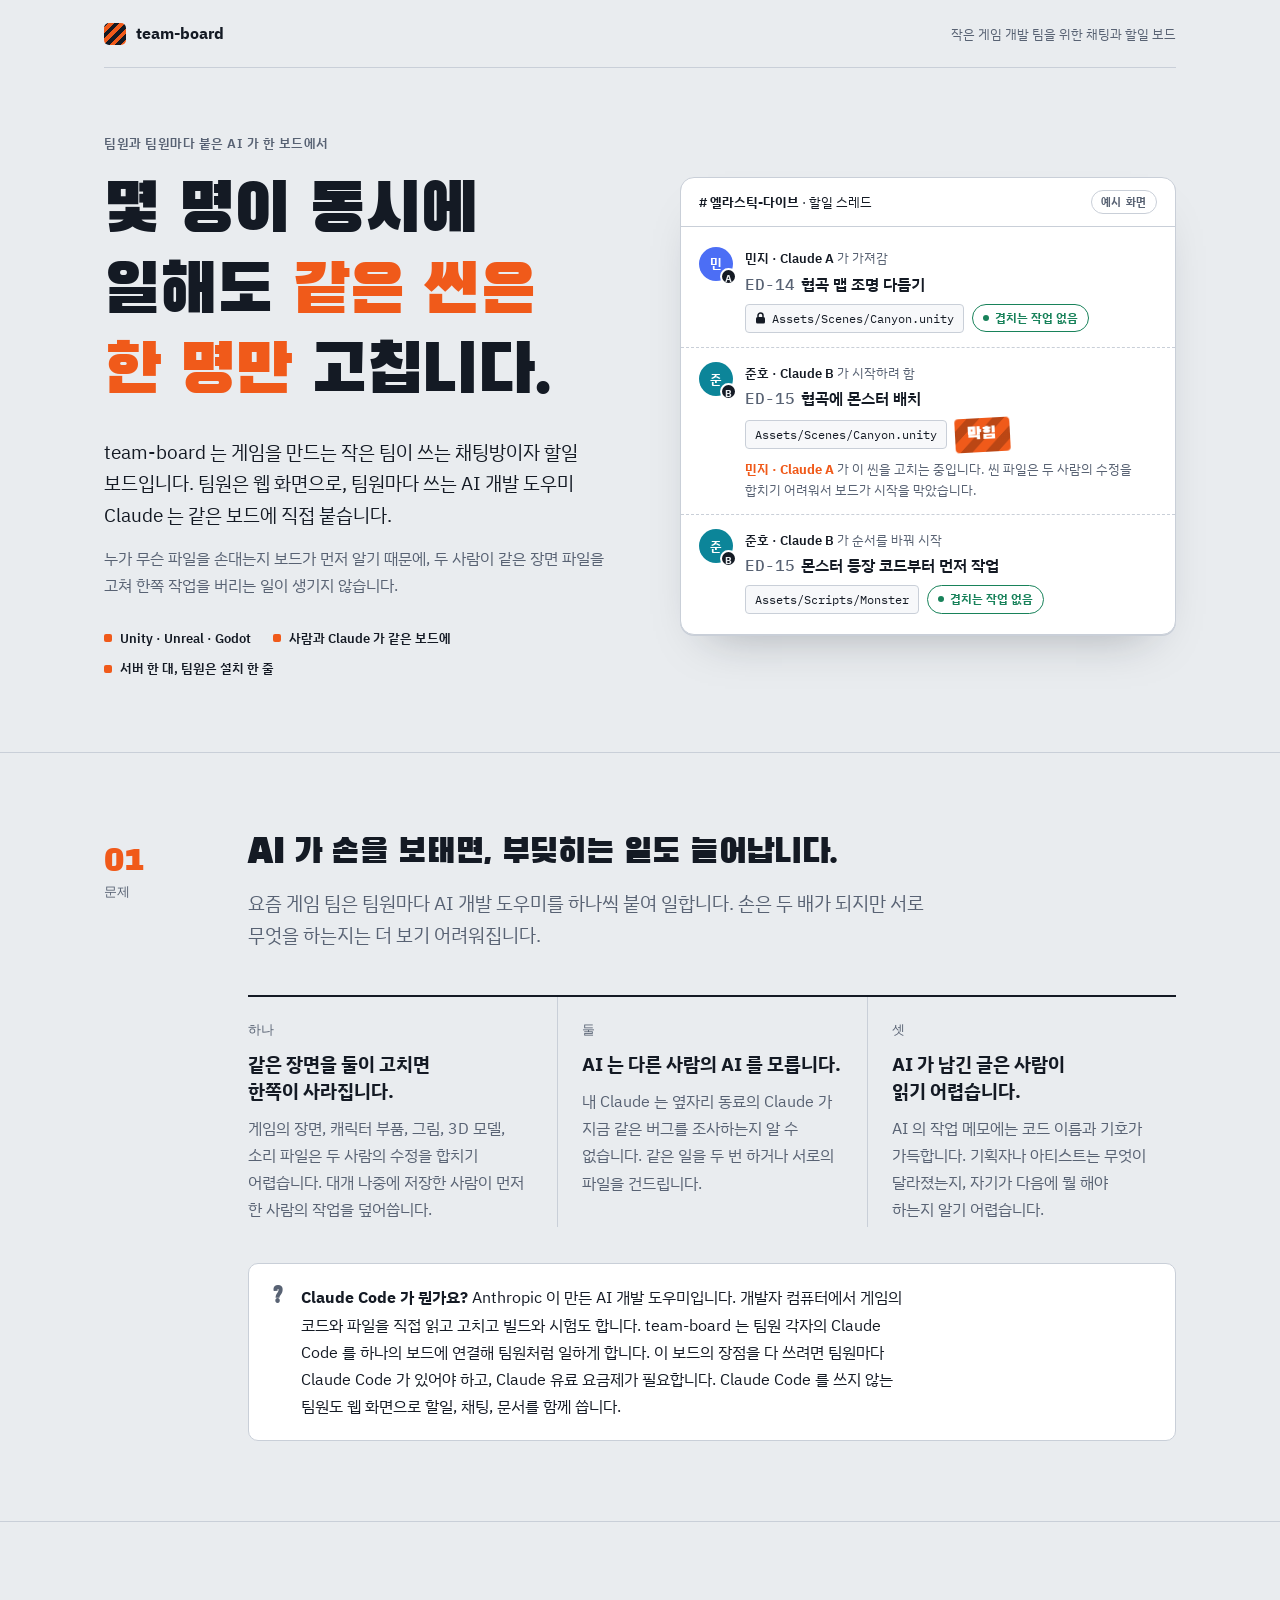
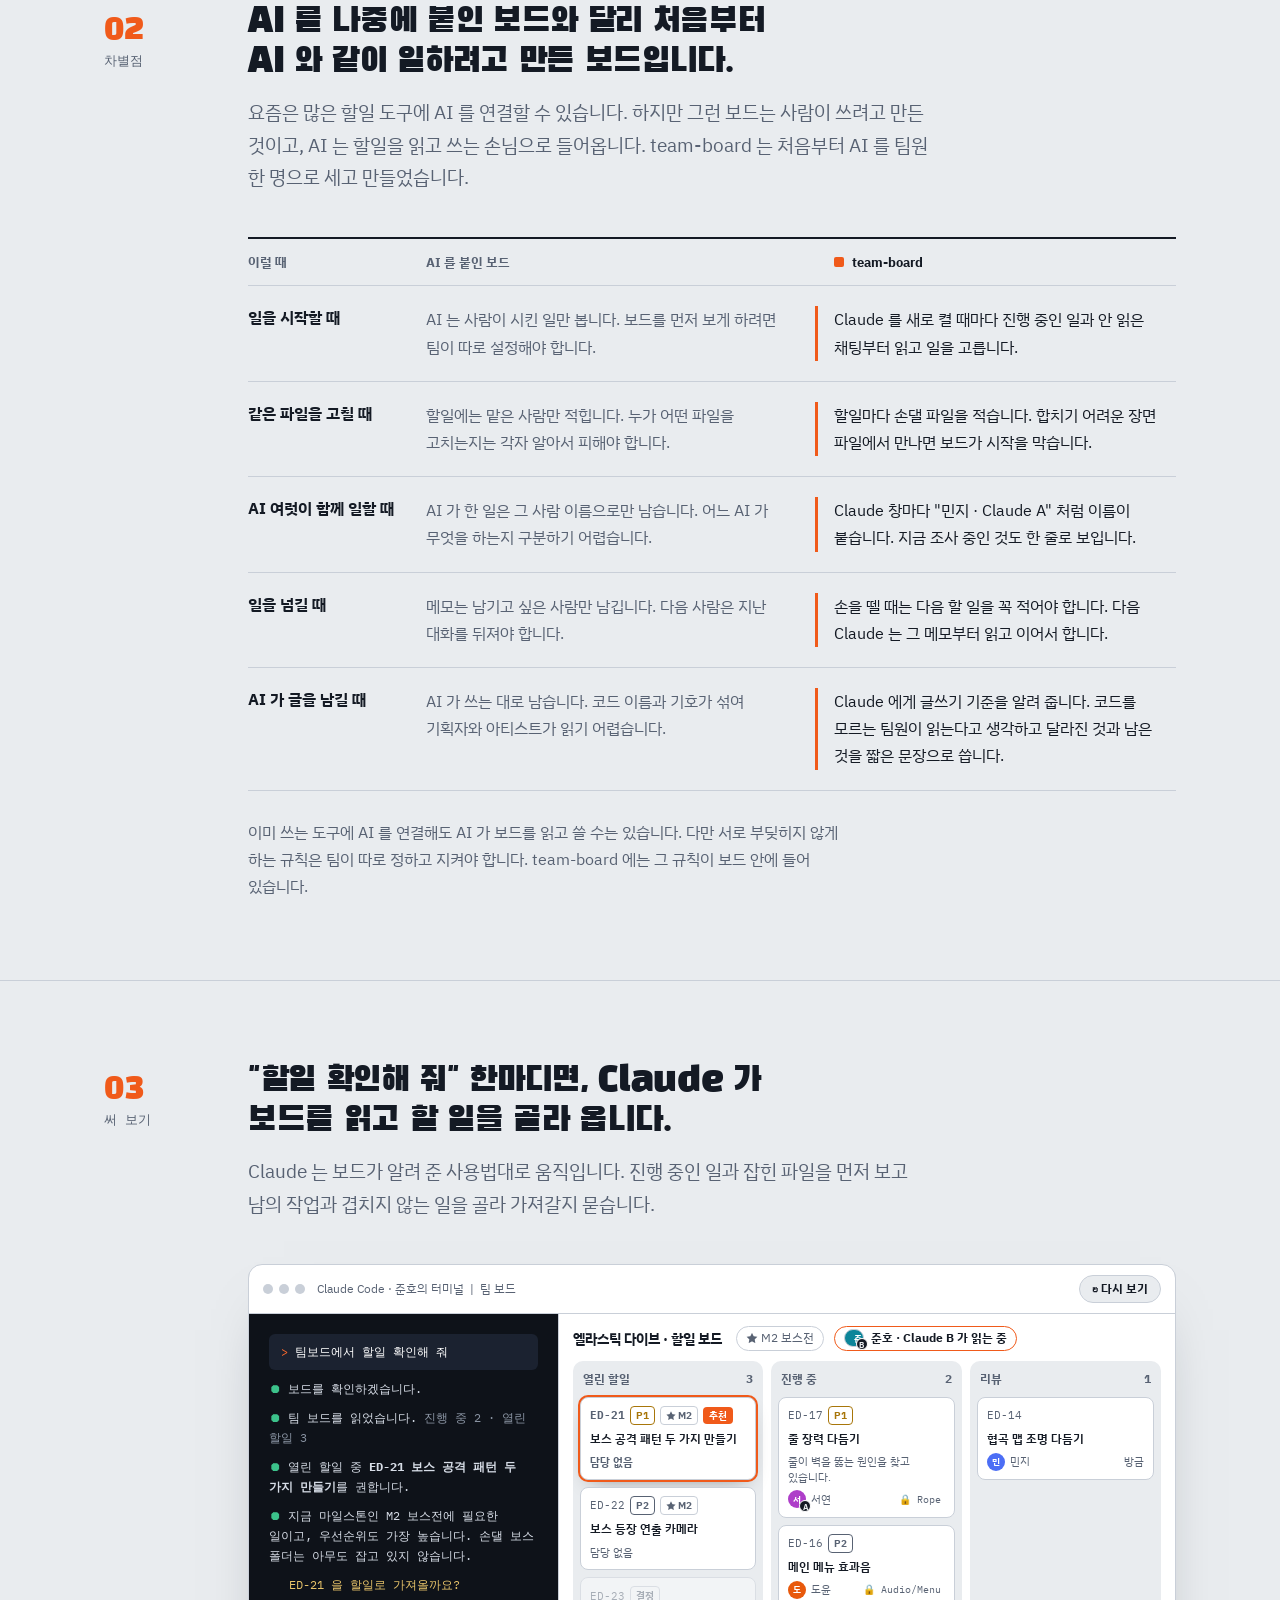
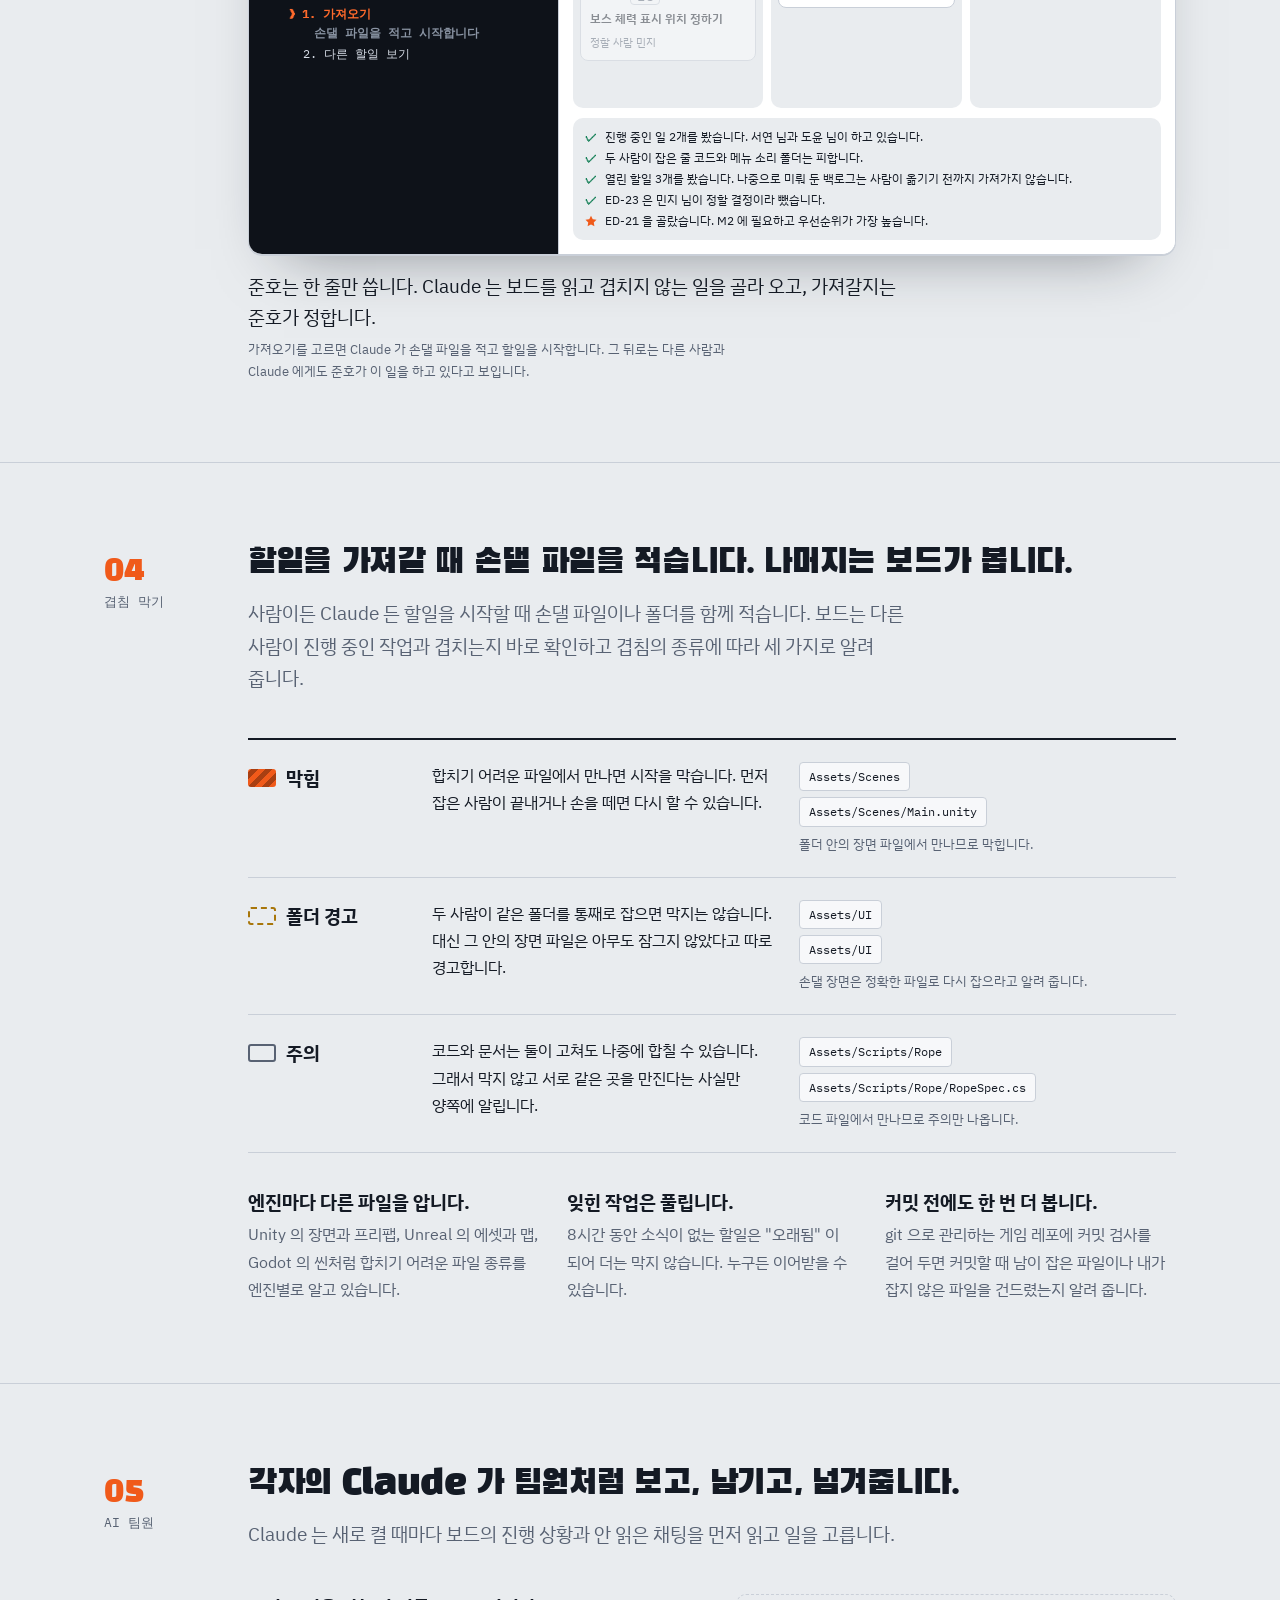
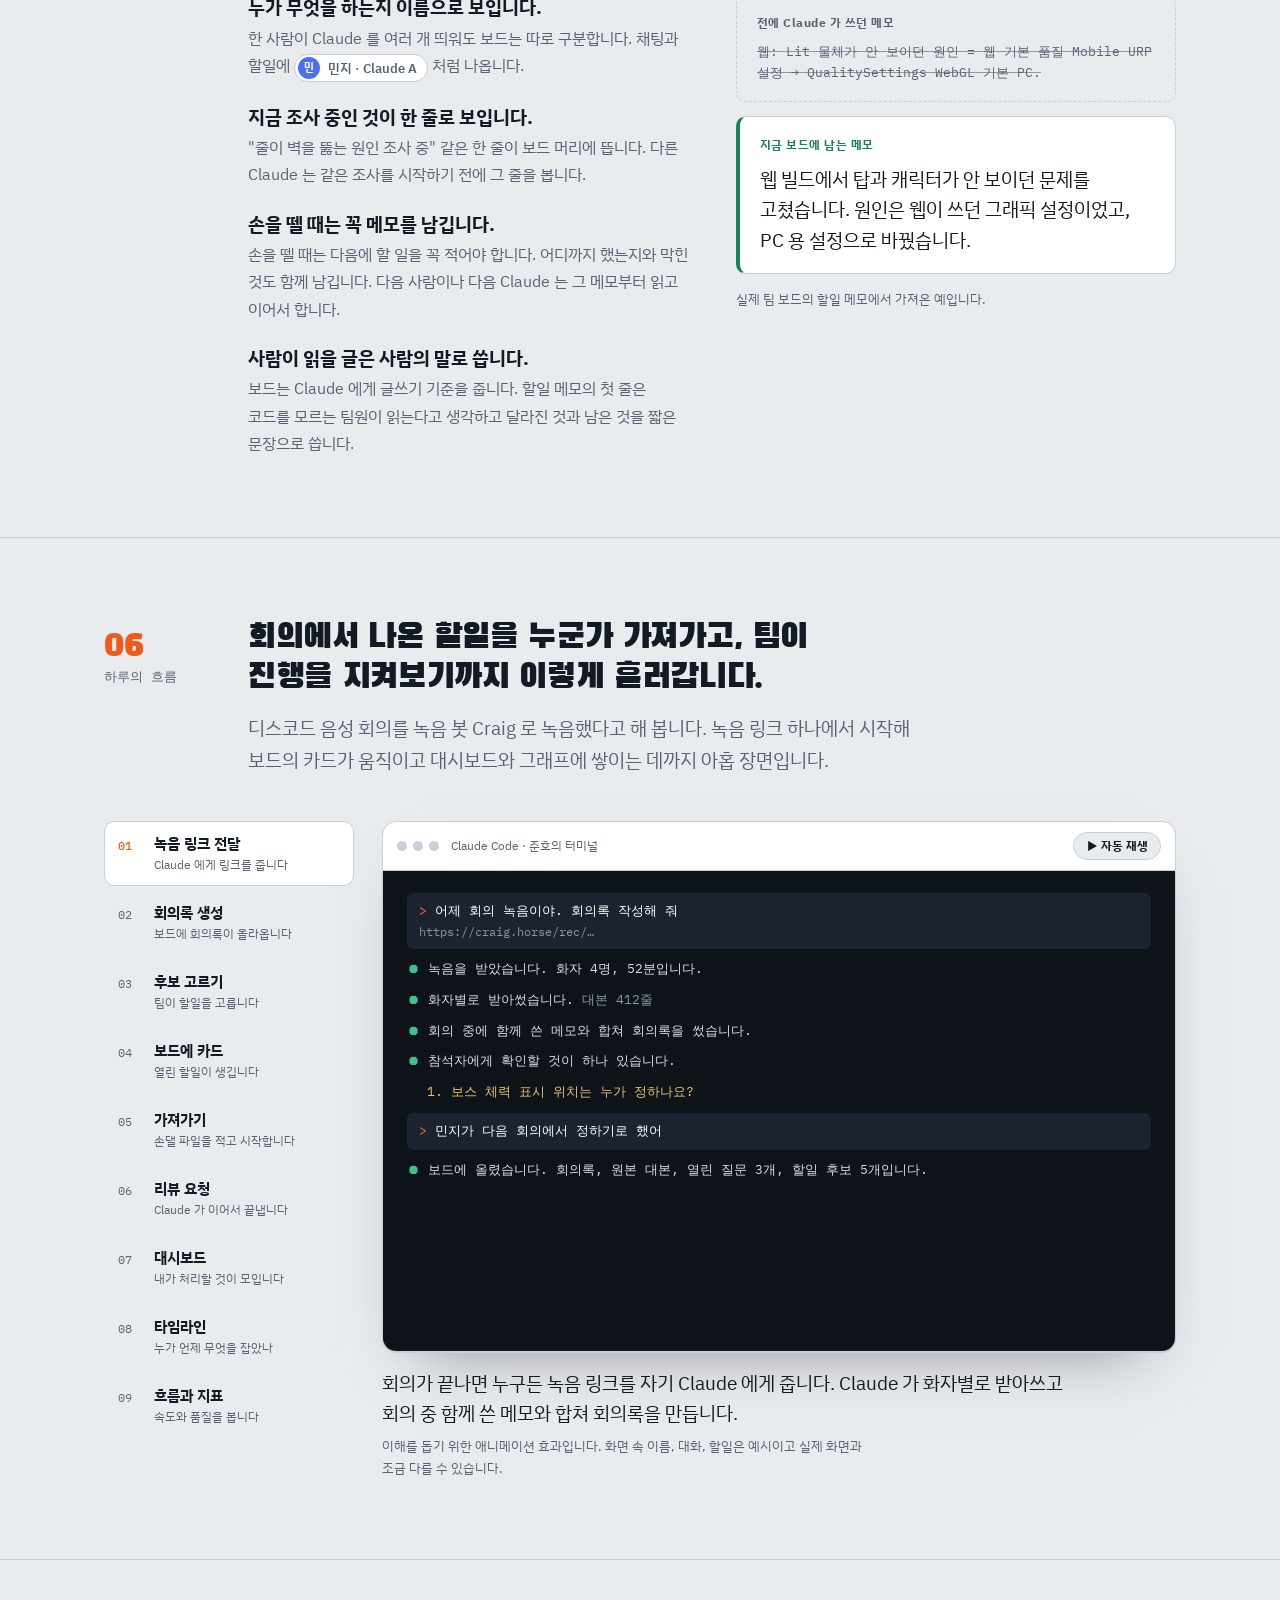
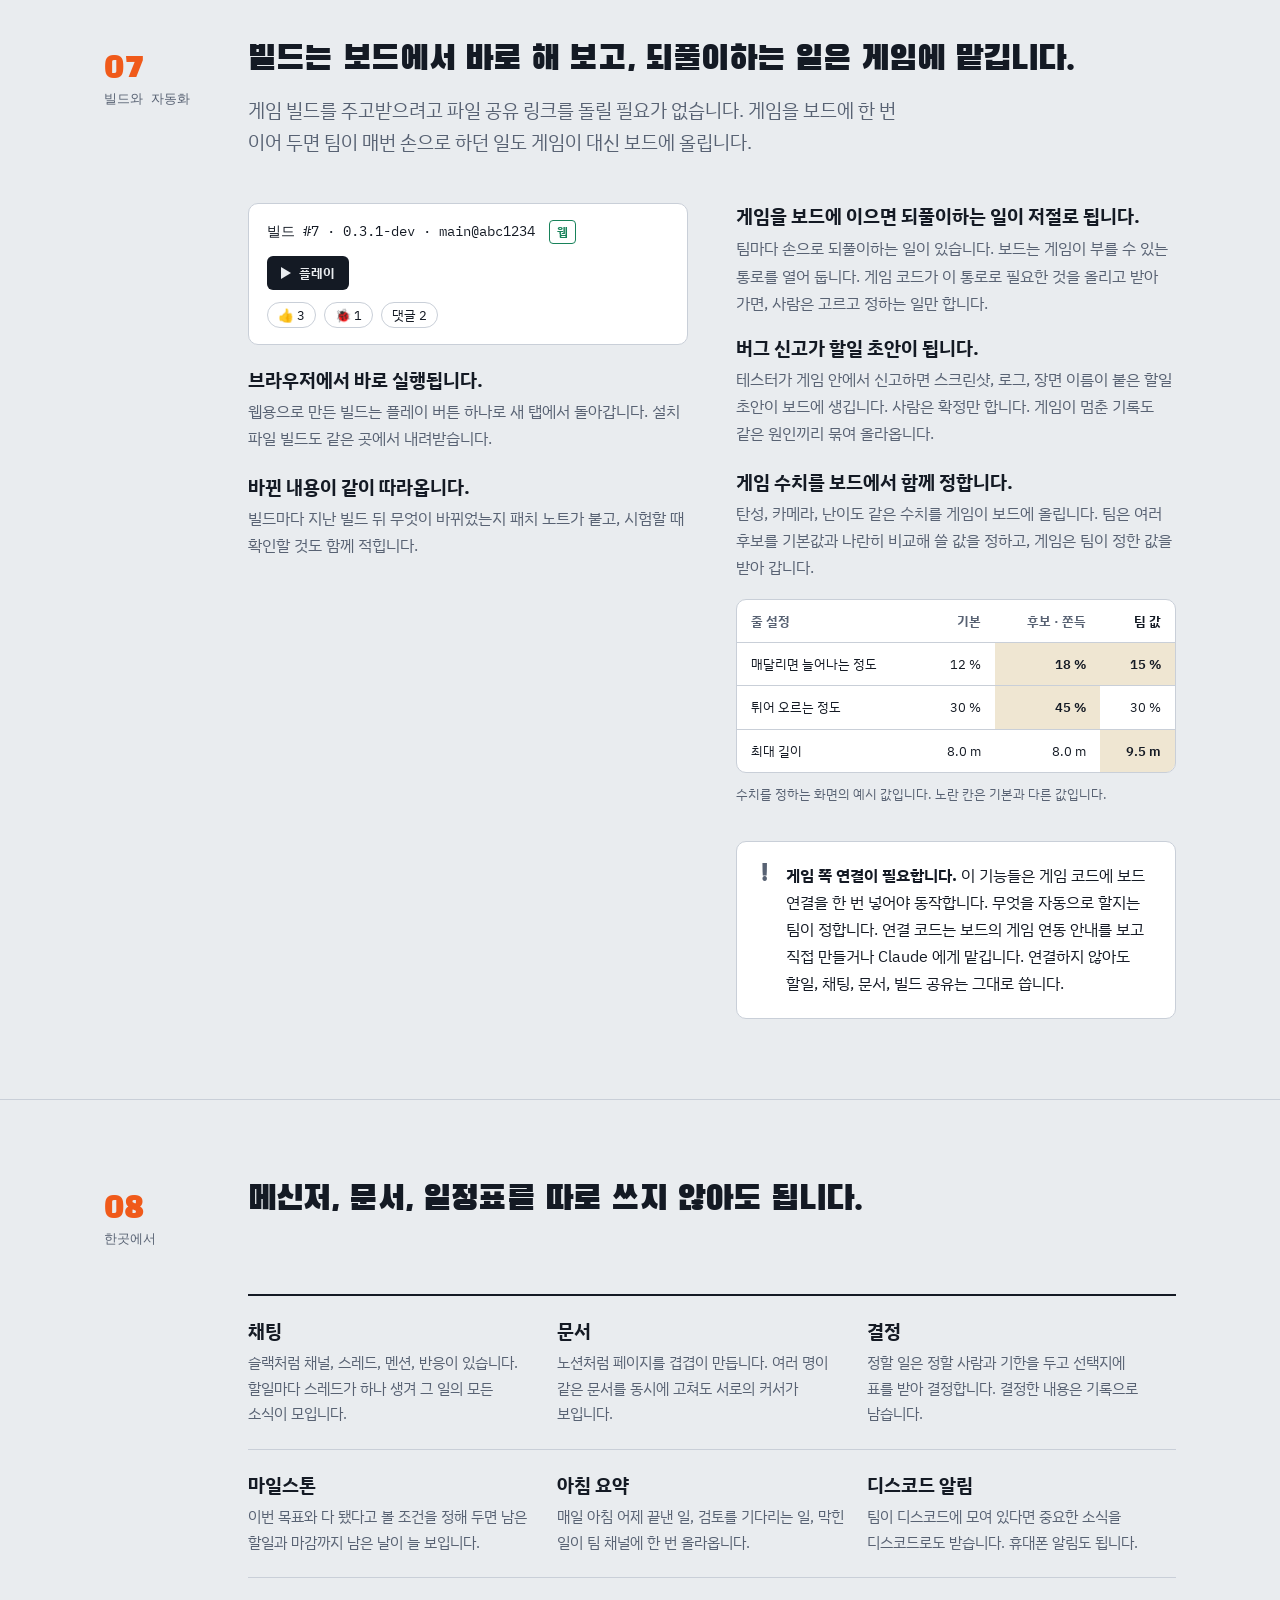
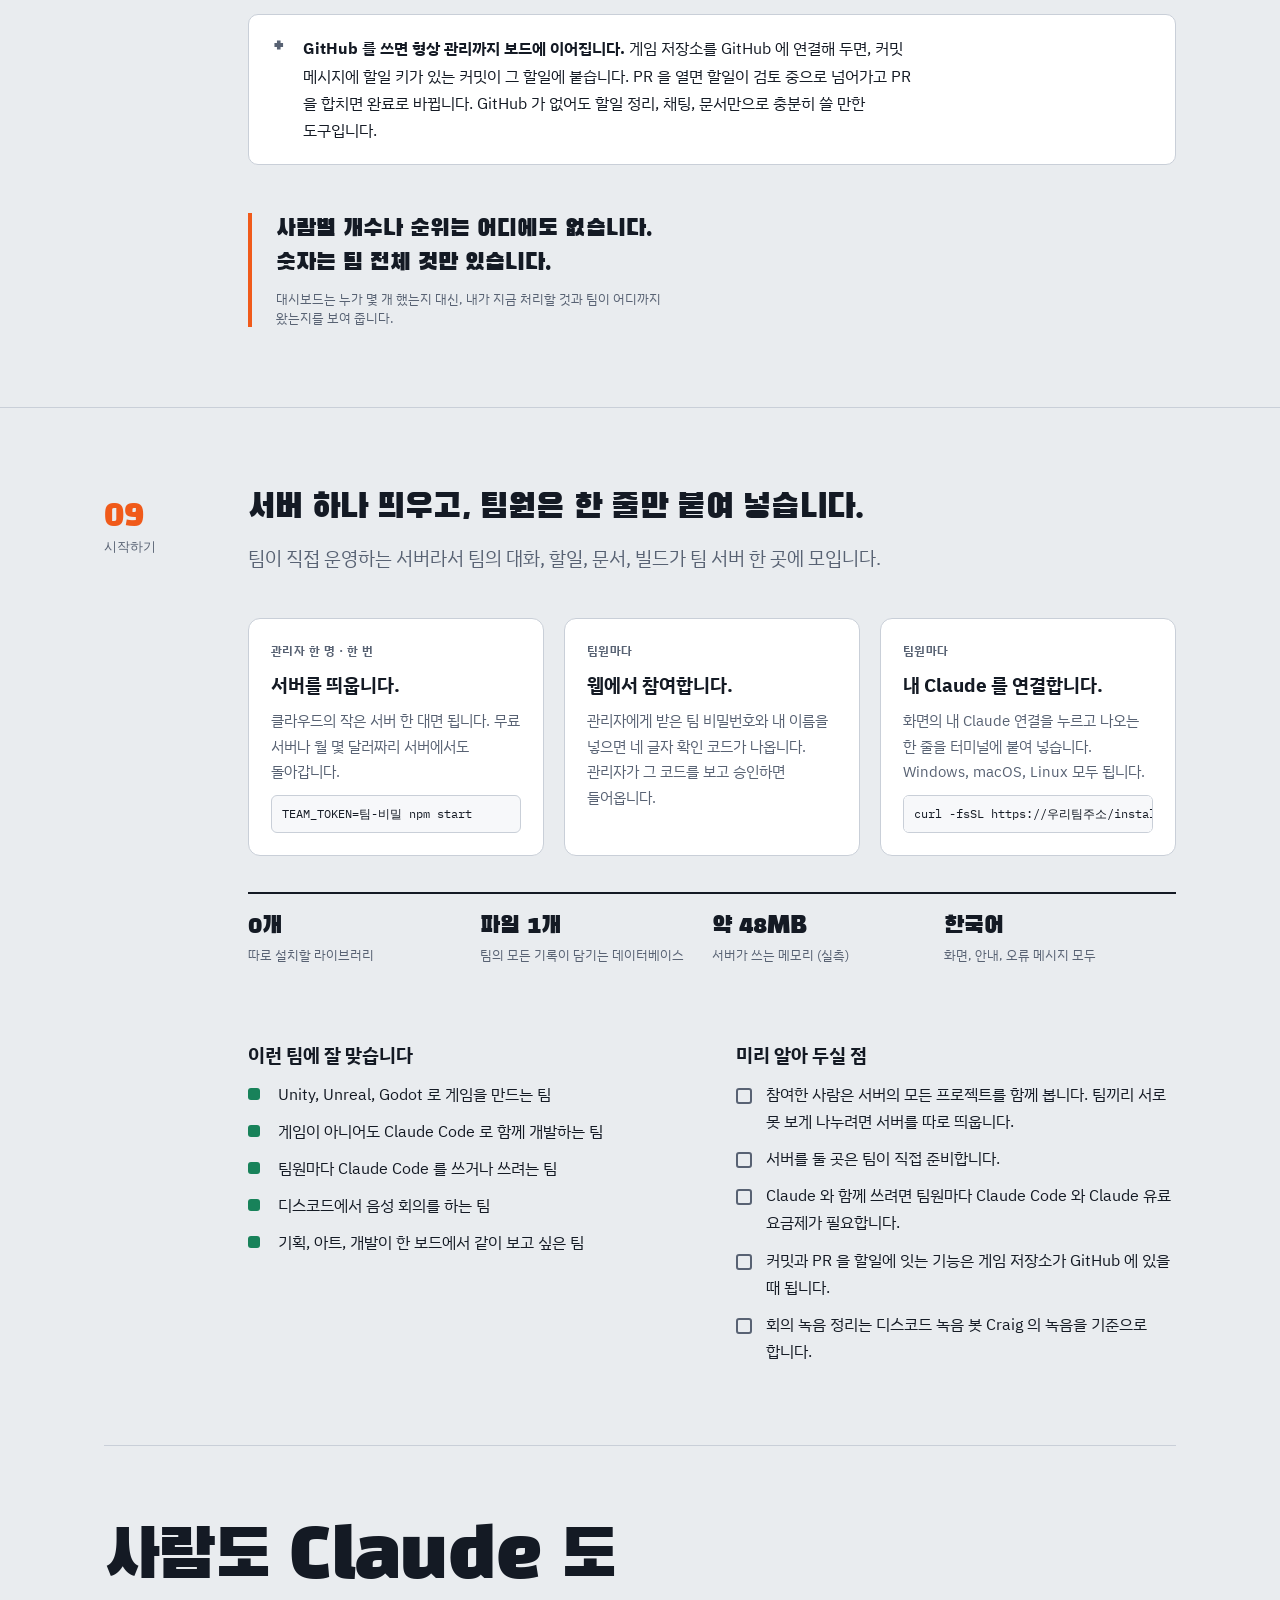
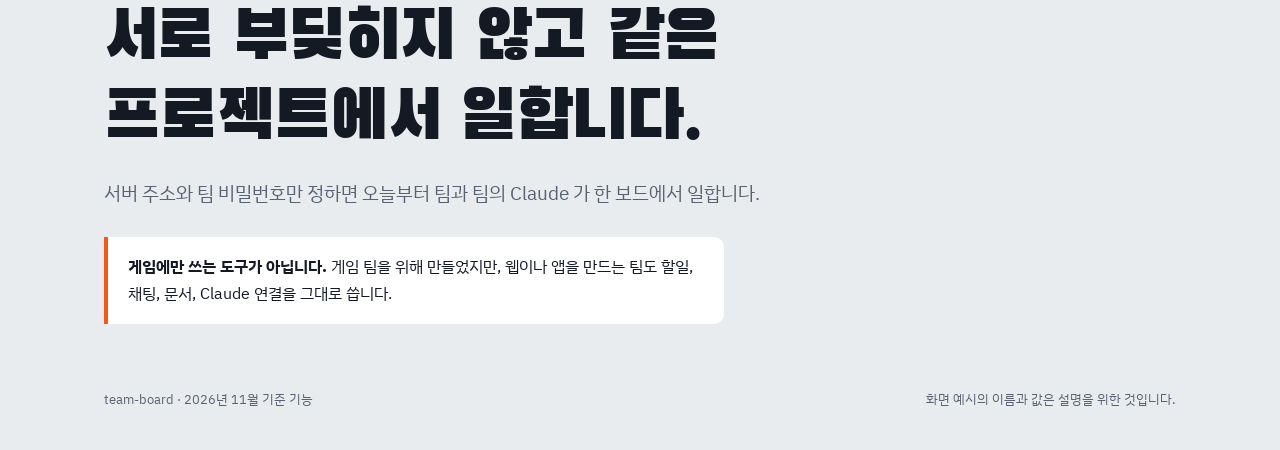
<file: team-board/index.html>
<!DOCTYPE html>
<html lang="ko">
<head>
<meta charset="utf-8">
<meta name="viewport" content="width=device-width, initial-scale=1">
<title>team-board 소개</title>
<link rel="preconnect" href="https://fonts.googleapis.com">
<link rel="preconnect" href="https://fonts.gstatic.com" crossorigin>
<link href="https://fonts.googleapis.com/css2?family=Black+Han+Sans&family=IBM+Plex+Mono:wght@400;500&family=IBM+Plex+Sans+KR:wght@400;500;600;700&display=swap" rel="stylesheet">
<style>
/* 방향: 작업장 안전 표지. 회색 작업대 위에 주황 경고 테이프가 "잠긴 파일" 한 곳에만 쓰인다.
   레이아웃: 왼쪽 정렬 장(章) 구성, 장 번호는 브로셔의 실제 순서. 대담함은 첫 화면의 보드 예시에만. */
:root {
  --bg: #e9ecef;
  --surface: #ffffff;
  --ink: #141a24;
  --muted: #586273;
  --line: #c9cfd8;
  --lock: #f05a1a;
  --lock-ink: #ffffff;
  --ok: #18825a;
  --warn: #a8760a;
  --tape: #f7f8fa;
  --s-blue: #3b6fd8;
  --s-amber: #c98a0c;
  --s-violet: #7a62c9;
  --font-display: "Black Han Sans", "IBM Plex Sans KR", "Apple SD Gothic Neo", "Malgun Gothic", sans-serif;
  --font-body: "IBM Plex Sans KR", "Apple SD Gothic Neo", "Malgun Gothic", sans-serif;
  --font-mono: "IBM Plex Mono", ui-monospace, "Cascadia Mono", Consolas, monospace;
  --step--1: 0.8125rem;
  --step-0: 1rem;
  --step-1: 1.1875rem;
  --step-2: 1.5rem;
  --step-3: 2.125rem;
  --step-4: clamp(2.5rem, 6vw, 4.25rem);
  color-scheme: light;
}
@media (prefers-color-scheme: dark) {
  :root:not([data-theme="light"]) {
    --bg: #10141b;
    --surface: #181e28;
    --ink: #e7eaf0;
    --muted: #9aa4b4;
    --line: #2c3442;
    --lock: #ff6a2c;
    --lock-ink: #140a04;
    --ok: #3cc28b;
    --warn: #e0ad3a;
    --tape: #222a36;
    --s-blue: #5b8cef;
    --s-amber: #b5821a;
    --s-violet: #8d78dc;
    color-scheme: dark;
  }
}
:root[data-theme="dark"] {
  --bg: #10141b;
  --surface: #181e28;
  --ink: #e7eaf0;
  --muted: #9aa4b4;
  --line: #2c3442;
  --lock: #ff6a2c;
  --lock-ink: #140a04;
  --ok: #3cc28b;
  --warn: #e0ad3a;
  --tape: #222a36;
  --s-blue: #5b8cef;
  --s-amber: #b5821a;
  --s-violet: #8d78dc;
  color-scheme: dark;
}

* { box-sizing: border-box; }
html { -webkit-text-size-adjust: 100%; }
body {
  margin: 0;
  background: var(--bg);
  color: var(--ink);
  font-family: var(--font-body);
  font-size: var(--step-0);
  line-height: 1.7;
  word-break: keep-all;
  overflow-wrap: break-word;
}
.wrap { max-width: 1120px; margin: 0 auto; padding: 0 24px; }
@media (max-width: 480px) { .wrap { padding: 0 16px; } }

h1, h2, h3 { text-wrap: balance; margin: 0; }
h1, h2 { font-family: var(--font-display); font-weight: 400; letter-spacing: -0.01em; line-height: 1.18; }
h1 { font-size: var(--step-4); }
h2 { font-size: var(--step-3); }
h3 { font-size: var(--step-1); font-weight: 700; line-height: 1.4; }
p { margin: 0; max-width: 62ch; }
.muted { color: var(--muted); }
a { color: inherit; }
:focus-visible { outline: 3px solid var(--lock); outline-offset: 3px; }

.mono, .tape, code { font-family: var(--font-mono); }

/* ---------- 머리 ---------- */
.top {
  display: flex; justify-content: space-between; align-items: center; gap: 16px;
  padding: 20px 0; border-bottom: 1px solid var(--line);
  font-size: var(--step--1); color: var(--muted);
}
.brand { display: flex; align-items: center; gap: 10px; color: var(--ink); font-weight: 700; font-size: var(--step-0); }
.brand-mark {
  width: 22px; height: 22px; border-radius: 5px;
  background: repeating-linear-gradient(-45deg, var(--lock) 0 4px, var(--ink) 4px 8px);
}

/* ---------- 첫 화면 ---------- */
.hero {
  display: grid; grid-template-columns: 1.05fr 1fr; gap: 56px; align-items: center;
  padding: 64px 0 72px;
}
@media (max-width: 900px) { .hero { grid-template-columns: 1fr; gap: 40px; padding: 40px 0 56px; } }
.eyebrow { font-size: var(--step--1); font-weight: 600; letter-spacing: 0.04em; color: var(--muted); margin-bottom: 18px; }
.hero h1 .hl { color: var(--lock); }
.lede { font-size: var(--step-1); margin-top: 24px; line-height: 1.65; }
.lede + p { margin-top: 14px; }
.facts { display: flex; flex-wrap: wrap; gap: 8px 22px; margin: 28px 0 0; padding: 0; list-style: none; font-size: var(--step--1); font-weight: 600; }
.facts li { display: flex; align-items: center; gap: 8px; }
.facts li::before { content: ""; width: 8px; height: 8px; background: var(--lock); border-radius: 2px; }

/* 보드 예시 */
.board {
  background: var(--surface); border: 1px solid var(--line); border-radius: 14px;
  box-shadow: 0 1px 0 var(--line), 0 24px 48px -28px rgba(20, 26, 36, 0.35);
  overflow: hidden;
}
.board-head {
  display: flex; justify-content: space-between; align-items: center; gap: 12px;
  padding: 12px 18px; border-bottom: 1px solid var(--line); font-size: var(--step--1);
}
.board-head b { font-weight: 700; }
.tag-example {
  font-size: 0.6875rem; font-weight: 700; letter-spacing: 0.06em; color: var(--muted);
  border: 1px solid var(--line); border-radius: 999px; padding: 2px 9px;
}
.events { list-style: none; margin: 0; padding: 6px 0; }
.ev {
  display: grid; grid-template-columns: 34px 1fr; gap: 12px;
  padding: 14px 18px; border-bottom: 1px dashed var(--line);
  animation: rise 0.5s cubic-bezier(.2,.7,.2,1) both;
}
.ev:last-child { border-bottom: 0; }
.ev:nth-child(2) { animation-delay: 0.45s; }
.ev:nth-child(3) { animation-delay: 1.3s; }
@keyframes rise { from { transform: translateY(10px); } to { transform: none; } }
.av {
  width: 34px; height: 34px; border-radius: 50%; display: grid; place-items: center;
  font-weight: 700; font-size: var(--step--1); color: #fff; position: relative;
}
.av.m { background: #4c6ef5; }
.av.j { background: #0c8599; }
.av i {
  position: absolute; right: -4px; bottom: -4px; font-style: normal;
  width: 17px; height: 17px; border-radius: 50%; display: grid; place-items: center;
  font-size: 0.625rem; background: var(--ink); color: var(--bg); border: 2px solid var(--surface);
}
.who { font-size: var(--step--1); color: var(--muted); }
.who b { color: var(--ink); font-weight: 600; }
.what { font-weight: 600; margin: 2px 0 8px; line-height: 1.5; }
.key { font-family: var(--font-mono); font-weight: 500; color: var(--muted); margin-right: 6px; }
.row { display: flex; flex-wrap: wrap; align-items: center; gap: 8px; }
.tape {
  display: inline-flex; align-items: center; gap: 6px;
  font-size: 0.78rem; padding: 3px 9px; border-radius: 4px;
  background: var(--tape); border: 1px solid var(--line); color: var(--ink);
  max-width: 100%; overflow-wrap: anywhere;
}
.tape svg { flex: none; }
.chip {
  display: inline-flex; align-items: center; gap: 6px;
  font-size: 0.75rem; font-weight: 700; padding: 3px 10px; border-radius: 999px; white-space: nowrap;
}
.chip.ok { color: var(--ok); border: 1px solid currentColor; }
.chip.ok::before { content: ""; width: 6px; height: 6px; border-radius: 50%; background: currentColor; }
.stamp {
  display: inline-block; font-family: var(--font-display); font-size: 1.05rem; letter-spacing: 0.08em;
  color: var(--lock-ink); padding: 3px 12px 2px; border-radius: 4px;
  background: repeating-linear-gradient(-45deg, var(--lock) 0 9px, color-mix(in srgb, var(--lock) 78%, #000) 9px 18px);
  transform: rotate(-3deg);
  animation: stamp 0.42s cubic-bezier(.3,1.6,.5,1) 0.95s both;
}
@keyframes stamp { from { transform: rotate(-12deg) scale(1.7); } to { transform: rotate(-3deg) scale(1); } }
.why { font-size: var(--step--1); color: var(--muted); margin-top: 8px; line-height: 1.55; }
.why b { color: var(--lock); }

@media (prefers-reduced-motion: reduce) {
  .ev, .stamp { animation: none; }
}

/* ---------- 장 ---------- */
.chapter { padding: 80px 0; border-top: 1px solid var(--line); }
@media (max-width: 700px) { .chapter { padding: 56px 0; } }
.ch-head { display: grid; grid-template-columns: 120px 1fr; gap: 24px; margin-bottom: 44px; }
@media (max-width: 700px) { .ch-head { grid-template-columns: 1fr; gap: 8px; margin-bottom: 32px; } }
.ch-num { font-family: var(--font-mono); font-size: var(--step--1); color: var(--muted); padding-top: 10px; }
.ch-num b { display: block; font-family: var(--font-display); font-weight: 400; font-size: var(--step-3); color: var(--lock); line-height: 1; margin-bottom: 4px; }
.ch-head p { margin-top: 14px; font-size: var(--step-1); }
.ch-body { margin-left: 144px; }
@media (max-width: 700px) { .ch-body { margin-left: 0; } }

/* 01 문제 */
.pains { list-style: none; margin: 0; padding: 0; display: grid; grid-template-columns: repeat(3, 1fr); gap: 0; border-top: 2px solid var(--ink); }
@media (max-width: 820px) { .pains { grid-template-columns: 1fr; } }
.pains li { padding: 22px 24px 4px 0; display: grid; gap: 10px; align-content: start; }
.pains li + li { padding-left: 24px; border-left: 1px solid var(--line); }
@media (max-width: 820px) {
  .pains li, .pains li + li { padding: 20px 0; border-left: 0; border-bottom: 1px solid var(--line); }
}
.pains .n { font-family: var(--font-mono); font-size: var(--step--1); color: var(--muted); }
.explain {
  margin-top: 36px; padding: 20px 24px; border-radius: 10px; background: var(--surface); border: 1px solid var(--line);
  display: grid; grid-template-columns: auto 1fr; gap: 18px; align-items: start;
}
.explain .q { font-family: var(--font-display); font-size: var(--step-2); line-height: 1; color: var(--muted); }

/* 차별점 비교 */
.vs { border-top: 2px solid var(--ink); }
.vs-row { display: grid; grid-template-columns: 150px 1fr 1fr; gap: 0 28px; padding: 20px 0; border-bottom: 1px solid var(--line); align-items: start; }
.vs-row.head { padding: 12px 0; font-size: var(--step--1); font-weight: 700; color: var(--muted); }
.vs-row.head .us { color: var(--ink); display: flex; align-items: center; gap: 8px; padding-left: 19px; }
.vs-row.head .us::before { content: ""; width: 10px; height: 10px; border-radius: 2px; background: var(--lock); }
.vs-row h3 { font-size: var(--step-0); }
.vs-them p { color: var(--muted); }
.vs-us { border-left: 3px solid var(--lock); padding-left: 16px; }
.vs-tag { display: none; font-size: 0.75rem; font-weight: 700; color: var(--muted); margin-bottom: 2px; }
.vs-us .vs-tag { color: var(--ink); }
.vs-foot { margin-top: 28px; }
@media (max-width: 760px) {
  .vs-row { grid-template-columns: 1fr; gap: 12px; }
  .vs-row.head { display: none; }
  .vs-tag { display: block; }
}

/* 02 신호 */
.signals { display: grid; gap: 0; border-top: 2px solid var(--ink); }
.sig { display: grid; grid-template-columns: 160px 1fr 1.1fr; gap: 24px; padding: 22px 0; border-bottom: 1px solid var(--line); align-items: start; }
@media (max-width: 820px) { .sig { grid-template-columns: 1fr; gap: 10px; } }
.sig-name { display: flex; align-items: center; gap: 10px; font-weight: 700; font-size: var(--step-1); }
.sw { width: 28px; height: 18px; border-radius: 3px; flex: none; }
.sw.block { background: repeating-linear-gradient(-45deg, var(--lock) 0 5px, color-mix(in srgb, var(--lock) 70%, #000) 5px 10px); }
.sw.folder { border: 2px dashed var(--warn); }
.sw.note { border: 2px solid var(--muted); }
.sig .eg { display: grid; gap: 6px; justify-items: start; }
.sig .eg small { font-size: var(--step--1); color: var(--muted); }
.extra { display: grid; grid-template-columns: repeat(3, 1fr); gap: 28px; margin-top: 36px; }
@media (max-width: 820px) { .extra { grid-template-columns: 1fr; gap: 20px; } }
.extra h3 { margin-bottom: 6px; }
.extra p { color: var(--muted); }

/* 03 Claude */
.split { display: grid; grid-template-columns: 1fr 1fr; gap: 48px; align-items: start; }
@media (max-width: 860px) { .split { grid-template-columns: 1fr; gap: 32px; } }
.points { list-style: none; margin: 0; padding: 0; display: grid; gap: 22px; }
.points h3 { margin-bottom: 4px; }
.points p { color: var(--muted); }
.nametag { display: inline-flex; align-items: center; gap: 8px; font-weight: 600; padding: 2px 10px 2px 3px; border-radius: 999px; background: var(--surface); border: 1px solid var(--line); font-size: var(--step--1); }
.nametag .av { width: 22px; height: 22px; font-size: 0.6875rem; }
.memo-cmp { display: grid; gap: 14px; }
.memo { border-radius: 10px; padding: 18px 20px; border: 1px solid var(--line); background: var(--surface); }
.memo .lbl { font-size: 0.75rem; font-weight: 700; letter-spacing: 0.04em; margin-bottom: 8px; display: flex; gap: 8px; align-items: center; }
.memo.bad { background: transparent; border-style: dashed; }
.memo.bad .lbl { color: var(--muted); }
.memo.bad p { font-family: var(--font-mono); font-size: 0.8125rem; color: var(--muted); line-height: 1.6; text-decoration: line-through; text-decoration-color: color-mix(in srgb, var(--muted) 60%, transparent); }
.memo.good { border-left: 4px solid var(--ok); }
.memo.good .lbl { color: var(--ok); }
.memo.good p { font-size: var(--step-1); line-height: 1.6; }
.src { font-size: var(--step--1); color: var(--muted); }

/* 04 회의 */
.flow { list-style: none; margin: 0 0 40px; padding: 0; display: grid; grid-template-columns: repeat(5, 1fr); counter-reset: f; }
@media (max-width: 860px) { .flow { grid-template-columns: 1fr; } }
.flow li { position: relative; padding: 18px 18px 18px 0; border-top: 2px solid var(--ink); counter-increment: f; }
.flow li::before { content: counter(f, decimal-leading-zero); font-family: var(--font-mono); font-size: var(--step--1); color: var(--muted); display: block; margin-bottom: 6px; }
.flow li:last-child { border-top-color: var(--lock); }
.flow li:last-child::before { color: var(--lock); }
.flow b { display: block; font-size: var(--step-0); margin-bottom: 4px; }
.flow span { font-size: var(--step--1); color: var(--muted); display: block; line-height: 1.55; }
@media (max-width: 860px) { .flow li { padding: 14px 0; } }

.cand { background: var(--surface); border: 1px solid var(--line); border-radius: 12px; overflow: hidden; }
.cand-head { display: flex; justify-content: space-between; align-items: center; gap: 12px; padding: 12px 18px; border-bottom: 1px solid var(--line); font-size: var(--step--1); }
.cand-row { display: grid; grid-template-columns: 22px 1fr auto; gap: 12px; padding: 14px 18px; border-bottom: 1px solid var(--line); align-items: start; }
.cand-row:last-child { border-bottom: 0; }
.box { width: 18px; height: 18px; border-radius: 4px; border: 2px solid var(--line); margin-top: 3px; }
.box.on { background: var(--ink); border-color: var(--ink); position: relative; }
.box.on::after { content: ""; position: absolute; left: 4px; top: 0; width: 5px; height: 10px; border: solid var(--bg); border-width: 0 2px 2px 0; transform: rotate(45deg); }
.cand-row b { display: block; }
.cite { display: block; font-size: var(--step--1); color: var(--muted); margin-top: 4px; }
.cite .t { font-family: var(--font-mono); }
.kind { font-size: 0.6875rem; font-weight: 700; border-radius: 4px; padding: 2px 8px; border: 1px solid var(--line); color: var(--muted); white-space: nowrap; }

/* 05 빌드 */
.buildline {
  font-family: var(--font-mono); font-size: 0.875rem; background: var(--surface); border: 1px solid var(--line);
  border-radius: 10px; padding: 16px 18px; display: grid; gap: 12px;
}
.buildline .top-l { display: flex; flex-wrap: wrap; gap: 6px 14px; align-items: center; }
.buildline .play {
  font-family: var(--font-body); font-weight: 700; font-size: var(--step--1);
  background: var(--ink); color: var(--bg); border-radius: 6px; padding: 6px 14px; display: inline-flex; gap: 8px; align-items: center; justify-self: start;
}
.reacts { display: flex; gap: 8px; flex-wrap: wrap; font-family: var(--font-body); font-size: var(--step--1); }
.reacts span { border: 1px solid var(--line); border-radius: 999px; padding: 1px 10px; }
.web { color: var(--ok); font-weight: 700; font-family: var(--font-body); font-size: 0.75rem; border: 1px solid currentColor; border-radius: 4px; padding: 1px 7px; }

.tune { width: 100%; border-collapse: collapse; font-size: var(--step--1); font-variant-numeric: tabular-nums; }
.tune-wrap { overflow-x: auto; background: var(--surface); border: 1px solid var(--line); border-radius: 10px; margin-top: 18px; }
.tune th, .tune td { padding: 10px 14px; text-align: right; border-bottom: 1px solid var(--line); white-space: nowrap; }
.tune th:first-child, .tune td:first-child { text-align: left; }
.tune thead th { font-weight: 700; color: var(--muted); }
.tune thead th.team { color: var(--ink); }
.tune tr:last-child td { border-bottom: 0; }
.tune .diff { background: color-mix(in srgb, var(--warn) 18%, transparent); font-weight: 600; }

/* 06 그 밖에 */
.grid6 { display: grid; grid-template-columns: repeat(3, 1fr); border-top: 2px solid var(--ink); }
@media (max-width: 860px) { .grid6 { grid-template-columns: 1fr 1fr; } }
@media (max-width: 520px) { .grid6 { grid-template-columns: 1fr; } }
.grid6 > div { padding: 22px 22px 22px 0; border-bottom: 1px solid var(--line); }
.grid6 h3 { margin-bottom: 6px; }
.grid6 p { color: var(--muted); font-size: 0.9375rem; }
.pull {
  margin: 48px 0 0; padding: 0 0 0 24px; border-left: 4px solid var(--lock);
  font-family: var(--font-display); font-size: var(--step-2); line-height: 1.4; max-width: 30ch;
}
.pull small { display: block; font-family: var(--font-body); font-size: var(--step--1); color: var(--muted); margin-top: 10px; }

/* 07 시작 */
.steps { list-style: none; margin: 0; padding: 0; display: grid; grid-template-columns: repeat(3, 1fr); gap: 20px; }
@media (max-width: 860px) { .steps { grid-template-columns: 1fr; } }
.steps li { background: var(--surface); border: 1px solid var(--line); border-radius: 12px; padding: 22px; display: grid; gap: 10px; align-content: start; }
.steps .who-do { font-size: 0.75rem; font-weight: 700; color: var(--muted); letter-spacing: 0.04em; }
.steps p { color: var(--muted); font-size: 0.9375rem; }
.code { font-family: var(--font-mono); font-size: 0.75rem; background: var(--tape); border: 1px solid var(--line); border-radius: 6px; padding: 8px 10px; overflow-x: auto; white-space: nowrap; }
.spec { display: grid; grid-template-columns: repeat(4, 1fr); margin-top: 36px; border-top: 2px solid var(--ink); }
@media (max-width: 860px) { .spec { grid-template-columns: 1fr 1fr; } }
.spec div { padding: 18px 18px 18px 0; }
.spec b { display: block; font-family: var(--font-display); font-weight: 400; font-size: var(--step-2); line-height: 1.2; }
.spec span { font-size: var(--step--1); color: var(--muted); }

.fit { display: grid; grid-template-columns: 1fr 1fr; gap: 48px; margin-top: 56px; }
@media (max-width: 760px) { .fit { grid-template-columns: 1fr; gap: 28px; } }
.fit h3 { margin-bottom: 12px; }
.fit ul { margin: 0; padding: 0; list-style: none; display: grid; gap: 10px; }
.fit li { display: grid; grid-template-columns: 20px 1fr; gap: 10px; }
.fit li::before { content: ""; width: 12px; height: 12px; margin-top: 7px; border-radius: 3px; }
.fit .yes li::before { background: var(--ok); }
.fit .no li::before { border: 2px solid var(--muted); }

.end { padding: 72px 0 40px; border-top: 1px solid var(--line); }
.end h2 { font-size: var(--step-4); max-width: 18ch; }
.end p { margin-top: 18px; font-size: var(--step-1); }
.end .end-note { margin-top: 28px; max-width: 62ch; padding: 16px 20px; border-left: 4px solid var(--lock); border-radius: 0 10px 10px 0; background: var(--surface); font-size: var(--step-0); line-height: 1.7; }
.foot { display: flex; justify-content: space-between; gap: 16px; flex-wrap: wrap; padding: 24px 0 40px; font-size: var(--step--1); color: var(--muted); }

/* ---------- 04 하루의 흐름 (움직이는 예시) ---------- */
.demo { display: grid; grid-template-columns: 250px minmax(0, 1fr); gap: 28px; align-items: start; }
@media (max-width: 960px) { .demo { grid-template-columns: minmax(0, 1fr); gap: 16px; } }
.snav { list-style: none; margin: 0; padding: 0; display: grid; gap: 4px; }
@media (max-width: 960px) {
  .snav { grid-auto-flow: column; grid-auto-columns: minmax(132px, 1fr); overflow-x: auto; padding-bottom: 4px; }
}
.snav button {
  appearance: none; border: 0; background: transparent; color: inherit; font: inherit; text-align: left;
  cursor: pointer; display: grid; grid-template-columns: 28px 1fr; gap: 2px 8px; padding: 12px 14px;
  border-radius: 10px; width: 100%; position: relative; overflow: hidden;
}
.snav button:hover { background: color-mix(in srgb, var(--surface) 55%, transparent); }
.snav button[aria-selected="true"] { background: var(--surface); box-shadow: inset 0 0 0 1px var(--line); }
.snav .sn { font-family: var(--font-mono); font-size: 0.75rem; color: var(--muted); grid-row: span 2; padding-top: 3px; }
.snav button[aria-selected="true"] .sn { color: var(--lock); font-weight: 500; }
.snav b { font-size: 0.9375rem; line-height: 1.4; }
.snav .sd { font-size: 0.78rem; color: var(--muted); line-height: 1.45; }
@media (max-width: 960px) { .snav .sd { display: none; } }
.snav .bar { position: absolute; left: 0; bottom: 0; height: 2px; width: 0; background: var(--lock); }

.win {
  background: var(--surface); border: 1px solid var(--line); border-radius: 14px; overflow: hidden; min-width: 0;
  box-shadow: 0 1px 0 var(--line), 0 30px 60px -36px rgba(20, 26, 36, 0.5);
}
.win-bar { display: flex; align-items: center; gap: 12px; padding: 10px 14px; border-bottom: 1px solid var(--line); font-size: 0.78rem; color: var(--muted); }
.dots { display: flex; gap: 6px; flex: none; }
.dots i { width: 10px; height: 10px; border-radius: 50%; background: var(--line); }
.win-title { flex: 1; min-width: 0; line-height: 1.4; }
.playbtn {
  appearance: none; font: inherit; font-size: 0.75rem; font-weight: 700; cursor: pointer; flex: none;
  border: 1px solid var(--line); background: var(--bg); color: var(--ink); border-radius: 999px; padding: 3px 12px;
}
.stage { position: relative; height: 480px; overflow: hidden; background: var(--bg); }
@media (max-width: 600px) { .stage { height: 540px; } }
.pane { position: absolute; inset: 0; opacity: 0; visibility: hidden; transition: opacity 0.35s, visibility 0.35s; overflow: hidden; }
.pane.on { opacity: 1; visibility: visible; }
.demo-cap { margin-top: 16px; font-size: var(--step-1); line-height: 1.6; min-height: 3.2em; max-width: 62ch; }
.demo-note { margin-top: 6px; font-size: var(--step--1); color: var(--muted); }

@keyframes show { from { visibility: hidden; transform: translateY(4px); } to { visibility: visible; transform: none; } }
@keyframes pop-in { from { visibility: hidden; transform: translateY(6px) scale(0.97); } to { visibility: visible; transform: none; } }

/* 터미널: 두 테마 모두 어두운 화면 */
.term { background: #0e1219; color: #d7dde7; font-family: var(--font-mono); font-size: 0.8125rem; line-height: 1.6; padding: 22px 24px; }
.term .tl { margin: 0 0 10px; max-width: none; }
.term .u { background: #1b2230; border-radius: 6px; padding: 8px 12px; color: #fff; }
.term .u::before { content: "> "; color: #ff6a2c; }
.term .u small { display: block; color: #8a94a3; font-size: 0.75rem; overflow-wrap: anywhere; }
.term .c::before { content: "⏺ "; color: #3cc28b; }
.term .q { color: #e8c46a; padding-left: 20px; }
.term .dim { color: #8a94a3; }
.term.play .tl { animation: show 0.3s ease-out both; animation-delay: calc(var(--i) * 0.75s); }

/* 회의록 */
.doc { background: var(--surface); padding: 22px 28px; font-size: 0.875rem; }
.doc-title { font-size: 1.25rem; font-weight: 700; line-height: 1.35; }
.doc-meta { display: flex; flex-wrap: wrap; gap: 6px; margin: 10px 0 14px; }
.doc-meta span { font-size: 0.75rem; border: 1px solid var(--line); border-radius: 999px; padding: 1px 9px; color: var(--muted); }
.doc-meta .reg { color: var(--ink); font-weight: 700; }
.tabs { display: flex; gap: 18px; border-bottom: 1px solid var(--line); margin-bottom: 16px; font-size: 0.8125rem; color: var(--muted); }
.tabs span { padding: 6px 0; }
.tabs .on { color: var(--ink); font-weight: 700; box-shadow: inset 0 -2px 0 var(--ink); }
.doc h4 { margin: 0 0 8px; font-size: 0.9375rem; }
.topic { display: grid; gap: 7px; }
.topic > b { font-size: 0.9375rem; }
.topic p, .topic li { line-height: 1.6; }
.topic ul { margin: 0; padding-left: 18px; display: grid; gap: 4px; }
.lab { font-size: 0.6875rem; font-weight: 700; border-radius: 4px; padding: 1px 6px; margin-right: 6px; background: var(--tape); border: 1px solid var(--line); }
.lab.ok { color: var(--ok); border-color: currentColor; background: transparent; }
.lab.warn { color: var(--warn); border-color: currentColor; background: transparent; }
.fn { font-size: 0.625rem; color: var(--muted); vertical-align: super; line-height: 0; margin-left: 2px; text-decoration: underline; text-decoration-color: var(--line); text-underline-offset: 2px; }
.fn.hot { color: var(--lock); text-decoration-color: currentColor; }
.hotline { position: relative; }
.tip {
  position: absolute; left: 40px; top: calc(100% + 6px); z-index: 2; width: min(300px, 80vw);
  background: var(--ink); color: var(--bg); border-radius: 8px; padding: 10px 12px; font-size: 0.75rem; line-height: 1.55;
  box-shadow: 0 14px 30px -14px rgba(0, 0, 0, 0.6);
}
.tip .mono { opacity: 0.7; }
.tip u { opacity: 0.8; }
.doc.play .tip { animation: pop-in 0.3s ease-out 1.6s both; }
.doc.play .fn.hot { animation: hotfn 0.6s ease-out 1.2s both; }
@keyframes hotfn { from { color: var(--muted); } to { color: var(--lock); } }
.toggle { color: var(--muted); font-size: 0.8125rem; margin-top: 30px; }

/* 할일 후보 검토 */
.review { background: var(--surface); display: flex; flex-direction: column; }
.rv-head { display: flex; justify-content: space-between; align-items: center; gap: 12px; padding: 14px 20px; border-bottom: 1px solid var(--line); font-size: 0.8125rem; flex-wrap: wrap; }
.rv-head b { font-size: 0.9375rem; }
.count { font-family: var(--font-mono); font-weight: 500; }
.rv-row { display: grid; grid-template-columns: 20px minmax(0, 1fr) auto; gap: 12px; padding: 11px 20px; border-bottom: 1px solid var(--line); align-items: start; font-size: 0.8125rem; }
.rv-row b { display: block; font-size: 0.875rem; }
.rv-row .box { width: 18px; height: 18px; }
.rv-side { display: grid; gap: 4px; justify-items: end; }
.rec { font-size: 0.6875rem; color: var(--muted); }
.pick { font-size: 0.6875rem; font-weight: 700; display: inline-flex; gap: 5px; align-items: center; color: var(--ink); }
.review.play .rv-row .box.on { animation: checkbox 0.25s ease-out both; animation-delay: var(--d); }
.review.play .rv-row .box.on::after { animation: vis 0.01s both; animation-delay: var(--d); }
@keyframes vis { from { visibility: hidden; } to { visibility: visible; } }
.review.play .pick { animation: pop-in 0.25s ease-out both; animation-delay: var(--d); }
@keyframes checkbox { from { background: transparent; border-color: var(--line); transform: scale(0.8); } to { transform: none; } }
.rv-foot { margin-top: auto; padding: 14px 20px; display: flex; justify-content: space-between; align-items: center; gap: 12px; border-top: 1px solid var(--line); font-size: 0.8125rem; flex-wrap: wrap; }
.mk { background: var(--ink); color: var(--bg); font-weight: 700; border-radius: 8px; padding: 8px 16px; font-size: 0.8125rem; }
.review.play .mk { animation: press 0.5s ease-out 3.4s both; }
@keyframes press { 0% { transform: none; } 30% { transform: scale(0.93); box-shadow: 0 0 0 4px color-mix(in srgb, var(--lock) 45%, transparent); } 100% { transform: none; box-shadow: 0 0 0 0 transparent; } }

/* 03 써 보기: 말 한마디로 할일 고르기 */
.gu { display: grid; grid-template-columns: minmax(0, 1fr) minmax(0, 2fr); height: 540px; }
@media (max-width: 820px) { .gu { grid-template-columns: 1fr; height: auto; } }
.gu-term { padding: 20px; font-size: 0.78rem; overflow: hidden; }
@media (max-width: 820px) { .gu-term { min-height: 340px; } }
.gu-term .tl { margin-bottom: 9px; }
.gu-term .run { color: #8a94a3; max-height: 3em; overflow: hidden; }
.gu-opts { margin: 4px 0 0 20px; display: grid; gap: 2px; color: #d7dde7; }
.gu-opts .on { color: #ff6a2c; font-weight: 700; }
.gu-opts small { display: block; padding-left: 2.2em; color: #8a94a3; font-size: 0.72rem; }
.gu-board { background: var(--surface); display: flex; flex-direction: column; gap: 10px; padding: 12px 14px 14px; min-width: 0; border-left: 1px solid var(--line); }
@media (max-width: 820px) { .gu-board { border-left: 0; border-top: 1px solid var(--line); } }
.gu-who { display: inline-flex; align-items: center; gap: 7px; border: 1px solid var(--lock) !important; color: var(--ink); font-weight: 700; }
.gu-cols { flex: 1; overflow-x: auto; overflow-y: hidden; min-height: 0; }
.gu-cols-in { display: grid; grid-template-columns: repeat(3, minmax(150px, 1fr)); gap: 8px; min-width: 480px; height: 100%; }
@media (max-width: 820px) { .gu-cols-in { height: auto; } }
.gu-lock { font-family: var(--font-mono); font-size: 0.625rem; border-radius: 4px; padding: 0 4px; }
.gu-rec { font-size: 0.625rem; font-weight: 700; color: var(--lock-ink); background: var(--lock); border-radius: 4px; padding: 0 6px; }
.gu-checks { list-style: none; margin: 0; padding: 10px 12px; border-radius: 10px; background: var(--bg); display: grid; gap: 3px; font-size: 0.75rem; line-height: 1.5; }
.gu-checks li { display: flex; gap: 8px; }
.gu-checks li::before { content: "✓"; color: var(--ok); font-weight: 700; flex: none; }
.gu-checks li.star::before { content: "★"; color: var(--lock); }
.gu.armed .a, .gu.armed .run { visibility: hidden; }
.gu.play .a { animation: show 0.3s ease-out both; animation-delay: calc(var(--t) * 1s); }
.gu.play .run { animation: vis 0.01s 1.6s both, gu-off 0.01s 6.6s forwards, gu-pulse 1s ease-in-out 1.6s 5; }
.gu.play .glow { animation: gu-glow 1.3s ease-in-out both; animation-delay: calc(var(--t) * 1s); }
.gu.play .fade { animation: gu-fade 0.4s ease-out both; animation-delay: calc(var(--t) * 1s); }
.gu.play .pick { animation: gu-pick 0.5s ease-out both; animation-delay: calc(var(--t) * 1s); }
@keyframes gu-off { to { visibility: hidden; max-height: 0; margin: 0; } }
@keyframes gu-pulse { 50% { opacity: 0.45; } }
@keyframes gu-glow { 0%, 100% { box-shadow: 0 0 0 0 transparent; } 20%, 80% { box-shadow: 0 0 0 2px var(--lock); } }
@keyframes gu-fade { to { opacity: 0.45; } }
@keyframes gu-pick { to { box-shadow: 0 0 0 2px var(--lock), 0 8px 20px -10px rgba(0, 0, 0, 0.45); } }
.gu:not(.armed) .run { display: none; }
.gu:not(.armed) .fade { opacity: 0.45; }
.gu:not(.armed) .pick { box-shadow: 0 0 0 2px var(--lock); }

/* 할일 보드 */
.board-pane { background: var(--surface); display: flex; flex-direction: column; padding: 12px 14px 14px; gap: 10px; }
.bp-head { display: flex; flex-wrap: wrap; gap: 6px 10px; align-items: center; font-size: 0.75rem; color: var(--muted); }
.bp-head b { color: var(--ink); font-size: 0.875rem; margin-right: 4px; }
.bp-head span { border: 1px solid var(--line); border-radius: 999px; padding: 1px 9px; }
.cols { flex: 1; overflow-x: auto; overflow-y: hidden; min-height: 0; }
.cols-in { display: grid; grid-template-columns: 30px repeat(4, minmax(140px, 1fr)); gap: 8px; height: 100%; min-width: 640px; position: relative; }
.col { background: var(--bg); border-radius: 10px; padding: 8px 7px; display: flex; flex-direction: column; gap: 8px; min-height: 0; }
.col h5 { margin: 0; font-size: 0.75rem; display: flex; justify-content: space-between; color: var(--muted); padding: 0 3px; font-weight: 700; }
.col-list { display: flex; flex-direction: column; gap: 7px; }
.rail { align-items: center; justify-content: flex-start; padding: 10px 0; }
.rail span { writing-mode: vertical-rl; font-size: 0.75rem; color: var(--muted); font-weight: 700; letter-spacing: 0.1em; }
.card {
  background: var(--surface); border: 1px solid var(--line); border-radius: 8px; padding: 8px 9px;
  font-size: 0.75rem; display: grid; gap: 5px; position: relative;
}
.card[hidden] { display: none; }
.c-top { display: flex; gap: 5px; align-items: center; flex-wrap: wrap; }
.ck { font-family: var(--font-mono); font-size: 0.6875rem; color: var(--muted); }
.pr { font-size: 0.625rem; font-weight: 700; border-radius: 4px; padding: 0 5px; border: 1px solid currentColor; }
.pr.p1 { color: var(--warn); }
.pr.p2 { color: var(--muted); }
.from { font-size: 0.625rem; font-weight: 700; color: var(--lock); }
.kd { font-size: 0.625rem; font-weight: 700; color: var(--muted); border: 1px solid var(--line); border-radius: 4px; padding: 0 5px; }
.c-title { font-weight: 600; line-height: 1.4; font-size: 0.78rem; }
.c-memo { color: var(--muted); font-size: 0.7rem; line-height: 1.45; display: -webkit-box; -webkit-line-clamp: 2; -webkit-box-orient: vertical; overflow: hidden; }
.c-memo:empty { display: none; }
.c-act { display: none; gap: 6px; align-items: center; color: var(--muted); }
.card.hot .c-act { display: flex; }
.card.hot { box-shadow: 0 6px 18px -10px rgba(0, 0, 0, 0.45); }
.btn-take { background: var(--ink); color: var(--bg); border-radius: 5px; padding: 2px 9px; font-weight: 700; font-size: 0.6875rem; transition: transform 0.12s; }
.btn-take.press { transform: scale(0.9); }
.c-foot { display: flex; justify-content: space-between; align-items: center; gap: 6px; color: var(--muted); font-size: 0.6875rem; }
.c-who { display: inline-flex; align-items: center; gap: 5px; }
.mav { width: 18px; height: 18px; border-radius: 50%; display: inline-grid; place-items: center; font-size: 0.5625rem; font-weight: 700; color: #fff; position: relative; flex: none; }
.mav.j { background: #0c8599; }
.mav.m { background: #4c6ef5; }
.mav.s { background: #ae3ec9; }
.mav.d { background: #e8590c; }
.mav i { position: absolute; right: -5px; bottom: -4px; font-style: normal; width: 12px; height: 12px; border-radius: 50%; display: grid; place-items: center; font-size: 0.5rem; background: var(--ink); color: var(--bg); border: 1.5px solid var(--surface); }
.card.new { box-shadow: 0 0 0 2px color-mix(in srgb, var(--lock) 55%, transparent); }
.card.arrive { animation: drop 0.6s cubic-bezier(0.2, 0.8, 0.3, 1.25) both; animation-delay: var(--d, 0s); }
@keyframes drop { from { transform: translateY(-28px) scale(0.95); visibility: hidden; } 1% { visibility: visible; } to { transform: none; } }
.card.flash { animation: flash 1.1s ease-out; }
@keyframes flash { 0% { box-shadow: 0 0 0 3px var(--lock); } 100% { box-shadow: 0 0 0 0 transparent; } }
.card.moving { z-index: 3; }

.cursor { position: absolute; left: 0; top: 0; z-index: 6; opacity: 0; pointer-events: none; transition: transform 0.85s cubic-bezier(0.4, 0, 0.2, 1), opacity 0.2s; }
.cursor.on { opacity: 1; }
.cursor svg { transition: transform 0.12s; transform-origin: 0 0; filter: drop-shadow(0 2px 3px rgba(0, 0, 0, 0.35)); }
.cursor.click svg { transform: scale(0.82); }
.pop {
  position: absolute; z-index: 5; width: 250px; background: var(--surface); border: 1px solid var(--line); border-radius: 10px;
  box-shadow: 0 18px 40px -14px rgba(0, 0, 0, 0.45); padding: 12px; font-size: 0.75rem; display: grid; gap: 7px; justify-items: start;
  opacity: 0; visibility: hidden; transform: translateY(6px); transition: opacity 0.25s, transform 0.25s, visibility 0.25s; pointer-events: none;
}
.pop.on { opacity: 1; visibility: visible; transform: none; }
.pop .chip { visibility: hidden; }
.pop.ok .chip { visibility: visible; animation: pop-in 0.25s ease-out both; }
.toast {
  position: absolute; left: 14px; right: 14px; bottom: 14px; z-index: 4; background: var(--ink); color: var(--bg);
  border-radius: 10px; padding: 10px 14px; font-size: 0.78rem; line-height: 1.5; display: flex; gap: 10px; align-items: flex-start;
  transform: translateY(calc(100% + 40px)); transition: transform 0.45s cubic-bezier(0.2, 0.8, 0.3, 1); box-shadow: 0 14px 30px -12px rgba(0, 0, 0, 0.5);
}
.toast.on { transform: none; }
.toast .mav { width: 24px; height: 24px; font-size: 0.6875rem; margin-top: 2px; }
.toast .mav i { border-color: var(--ink); }
.toast .mono { font-size: 0.7rem; opacity: 0.85; overflow-wrap: anywhere; }

@media (prefers-reduced-motion: reduce) {
  .pane, .cursor, .pop, .toast { transition: none; }
}

/* ---------- 07~09 대시보드, 타임라인, 흐름 ---------- */
.dash, .tl-pane, .flowp { background: var(--surface); padding: 16px 20px; font-size: 0.8125rem; }
@media (max-width: 760px) { .dash, .tl-pane, .flowp { overflow-y: auto; } }
.p-title { display: flex; justify-content: space-between; align-items: center; gap: 10px; flex-wrap: wrap; margin-bottom: 12px; }
.p-title b { font-size: 0.9375rem; }
.seg { display: inline-flex; border: 1px solid var(--line); border-radius: 6px; overflow: hidden; font-size: 0.7rem; }
.seg span { padding: 2px 9px; color: var(--muted); }
.seg .on { background: var(--ink); color: var(--bg); font-weight: 700; }

.dash-grid { display: grid; grid-template-columns: 1.1fr 1fr; gap: 16px; }
@media (max-width: 760px) { .dash-grid { grid-template-columns: 1fr; } }
.box2 { border: 1px solid var(--line); border-radius: 10px; padding: 12px 14px; display: grid; gap: 8px; align-content: start; }
.box2 h6 { margin: 0; font-size: 0.78rem; display: flex; justify-content: space-between; }
.box2 h6 span { color: var(--muted); font-weight: 400; }
.q-row { display: grid; grid-template-columns: 22px 1fr; gap: 8px; padding: 7px 0; border-top: 1px dashed var(--line); line-height: 1.45; }
.q-row:first-of-type { border-top: 0; }
.q-ico { width: 22px; height: 22px; border-radius: 6px; display: grid; place-items: center; background: var(--tape); border: 1px solid var(--line); font-size: 0.7rem; }
.q-row b { font-weight: 600; }
.q-row small { display: block; color: var(--muted); font-size: 0.7rem; }
.q-row.new { background: color-mix(in srgb, var(--lock) 9%, transparent); border-radius: 6px; padding: 7px 6px; margin: 0 -6px; border-top-color: transparent; }
.q-row.new .q-ico { border-color: var(--lock); color: var(--lock); }
.warnmark { color: var(--warn); font-weight: 700; }
.ms { display: grid; gap: 6px; }
.ms-line { display: flex; justify-content: space-between; gap: 8px; flex-wrap: wrap; font-size: 0.75rem; }
.ms-bar { height: 8px; border-radius: 4px; background: var(--tape); border: 1px solid var(--line); overflow: hidden; }
.ms-bar i { display: block; height: 100%; width: 57%; background: var(--s-blue); border-radius: 0 4px 4px 0; transform-origin: left; }
.nums { display: grid; grid-template-columns: repeat(4, 1fr); gap: 6px; }
.nums div { background: var(--bg); border-radius: 8px; padding: 6px 8px; display: grid; }
.nums b { font-family: var(--font-display); font-weight: 400; font-size: 1.25rem; line-height: 1.1; font-variant-numeric: tabular-nums; }
.nums span { font-size: 0.66rem; color: var(--muted); }
.people { display: grid; gap: 6px; }
.person { display: grid; grid-template-columns: 22px 1fr; gap: 8px; align-items: start; line-height: 1.45; font-size: 0.75rem; }
.person .mav { width: 22px; height: 22px; font-size: 0.625rem; }
.person small { display: block; color: var(--muted); font-size: 0.7rem; }
.person .act::before { content: "● "; color: var(--ok); }
.dash-foot { margin-top: 10px; font-size: 0.72rem; color: var(--muted); }
.dash.play .q-row { animation: show 0.35s ease-out both; animation-delay: calc(0.25s + var(--i) * 0.45s); }
.dash.play .ms-bar i { animation: grow 1s cubic-bezier(.2,.7,.2,1) 0.4s both; }
.dash.play .person { animation: show 0.35s ease-out both; animation-delay: calc(1.6s + var(--i) * 0.3s); }
@keyframes grow { from { transform: scaleX(0); } to { transform: none; } }

/* 타임라인 */
.legend { display: flex; flex-wrap: wrap; gap: 4px 14px; font-size: 0.7rem; color: var(--muted); }
.legend span { display: inline-flex; align-items: center; gap: 6px; }
.legend i { width: 16px; height: 9px; border-radius: 2px; display: inline-block; }
.sw-claimed { background: repeating-linear-gradient(135deg, var(--s-blue) 0 4px, color-mix(in srgb, var(--s-blue) 55%, var(--surface)) 4px 8px); }
.sw-review { background: var(--s-amber); }
.sw-done { background: var(--s-violet); }
.tl-grid { display: grid; grid-template-columns: 48px minmax(0, 1fr); gap: 0 10px; margin-top: 12px; }
.tl-scroll { overflow-x: auto; }
.tl-inner { min-width: 540px; }
.tl-name { display: flex; align-items: center; gap: 6px; height: 50px; font-size: 0.75rem; font-weight: 600; }
.tl-name.head { height: 26px; }
.tl-plot { position: relative; }
.tl-band { position: relative; height: 26px; border-bottom: 1px solid var(--line); }
.bmark { position: absolute; top: 4px; transform: translateX(-50%); font-family: var(--font-mono); font-size: 0.625rem; color: var(--muted); white-space: nowrap; display: grid; justify-items: center; line-height: 1.2; }
.bmark::after { content: ""; width: 0; height: 0; border-left: 4px solid transparent; border-right: 4px solid transparent; border-top: 5px solid var(--muted); margin-top: 1px; }
.tl-row { position: relative; height: 50px; border-bottom: 1px solid var(--line); }
.bar2 { position: absolute; top: 14px; height: 22px; border-radius: 4px; color: #fff; font-family: var(--font-mono); font-size: 0.625rem; display: flex; align-items: center; padding: 0 6px; white-space: nowrap; overflow: hidden; transform-origin: left; box-shadow: 0 0 0 2px var(--surface); }
.bar2.done { background: var(--s-violet); }
.bar2.review { background: var(--s-amber); color: #1a1206; }
.bar2.claimed { background: repeating-linear-gradient(135deg, var(--s-blue) 0 6px, color-mix(in srgb, var(--s-blue) 70%, #000) 6px 12px); }
.vline { position: absolute; top: 0; bottom: 0; width: 0; border-left: 1px solid var(--line); pointer-events: none; }
.vline.today { border-left: 2px solid var(--lock); }
.tl-axis { position: relative; height: 22px; font-size: 0.66rem; color: var(--muted); }
.tl-axis span { position: absolute; top: 4px; transform: translateX(-50%); white-space: nowrap; }
.tl-axis span.first { transform: none; }
.tl-axis .today { color: var(--lock); font-weight: 700; }
.tl-pane.play .bar2 { animation: grow 0.7s cubic-bezier(.2,.7,.2,1) both; animation-delay: calc(0.2s + var(--i) * 0.16s); }
.tl-pane.play .vline.today { animation: show 0.3s ease-out 1.7s both; }
.tl-pane.play .bmark { animation: pop-in 0.3s ease-out both; animation-delay: calc(1.9s + var(--i) * 0.2s); }

/* 흐름 그래프 */
.flow-grid { display: grid; grid-template-columns: 1fr 1fr; gap: 14px; }
@media (max-width: 760px) { .flow-grid { grid-template-columns: 1fr; } }
.chart { border: 1px solid var(--line); border-radius: 10px; padding: 12px 14px 10px; display: grid; gap: 6px; align-content: start; }
.chart h6 { margin: 0; font-size: 0.78rem; }
.chart .head-num { display: flex; align-items: baseline; gap: 8px; flex-wrap: wrap; }
.chart .head-num b { font-family: var(--font-display); font-weight: 400; font-size: 1.5rem; line-height: 1.1; font-variant-numeric: tabular-nums; }
.chart .head-num span { font-size: 0.72rem; color: var(--muted); }
.better { font-size: 0.7rem; font-weight: 700; color: var(--ok); border: 1px solid currentColor; border-radius: 999px; padding: 0 8px; }
.chart svg { width: 100%; height: auto; display: block; overflow: visible; }
.chart .grid line { stroke: var(--line); stroke-width: 1; }
.chart text { fill: var(--muted); font-family: var(--font-body); font-size: 9px; }
.chart .lbl-today { fill: var(--ink); font-weight: 700; }
.chart .ideal { stroke: var(--muted); stroke-width: 1.5; stroke-dasharray: 4 4; fill: none; }
.chart .actual { stroke: var(--s-blue); stroke-width: 2; fill: none; stroke-linejoin: round; stroke-linecap: round; }
.chart .forecast { stroke: var(--s-blue); stroke-width: 2; stroke-dasharray: 1 4; stroke-linecap: round; fill: none; }
.chart .area { fill: var(--s-blue); opacity: 0.1; }
.chart .pt { fill: var(--s-blue); stroke: var(--surface); stroke-width: 2; }
.chart .pt-end { fill: var(--s-blue); stroke: var(--surface); stroke-width: 2.5; }
.chart .note { font-size: 0.7rem; color: var(--muted); }
.lg { display: flex; flex-wrap: wrap; gap: 4px 12px; font-size: 0.68rem; color: var(--muted); }
.lg span { display: inline-flex; align-items: center; gap: 5px; }
.lg svg { width: 18px; height: 6px; }
.flow-foot { margin-top: 10px; font-size: 0.72rem; color: var(--muted); display: flex; justify-content: space-between; gap: 10px; flex-wrap: wrap; }
.flowp.play .draw { stroke-dasharray: 1; animation: draw 1.3s cubic-bezier(.4,0,.2,1) 0.3s both; }
.flowp.play .forecast, .flowp.play .pt, .flowp.play .pt-end, .flowp.play .area, .flowp.play .ann { animation: vis 0.01s both; animation-delay: 1.6s; }
.flowp.play .head-num, .flowp.play .better { animation: show 0.3s ease-out 1.7s both; }
@keyframes draw { from { stroke-dashoffset: 1; } to { stroke-dashoffset: 0; } }
</style>
</head>
<body>

<div class="wrap">
  <header class="top">
    <span class="brand"><span class="brand-mark" aria-hidden="true"></span>team-board</span>
    <span>작은 게임 개발 팀을 위한 채팅과 할일 보드</span>
  </header>

  <!-- 첫 화면 -->
  <section class="hero" aria-labelledby="h-hero">
    <div>
      <p class="eyebrow">팀원과 팀원마다 붙은 AI 가 한 보드에서</p>
      <h1 id="h-hero">몇 명이 동시에 일해도 <span class="hl">같은 씬은 한 명만</span> 고칩니다.</h1>
      <p class="lede">team-board 는 게임을 만드는 작은 팀이 쓰는 채팅방이자 할일 보드입니다. 팀원은 웹 화면으로, 팀원마다 쓰는 AI 개발 도우미 Claude 는 같은 보드에 직접 붙습니다.</p>
      <p class="muted">누가 무슨 파일을 손대는지 보드가 먼저 알기 때문에, 두 사람이 같은 장면 파일을 고쳐 한쪽 작업을 버리는 일이 생기지 않습니다.</p>
      <ul class="facts">
        <li>Unity · Unreal · Godot</li>
        <li>사람과 Claude 가 같은 보드에</li>
        <li>서버 한 대, 팀원은 설치 한 줄</li>
      </ul>
    </div>

    <figure class="board" style="margin:0" aria-label="보드 예시: 두 번째 사람이 이미 잡힌 씬 파일을 고치려 하자 보드가 막는 장면">
      <div class="board-head">
        <span><b># 엘라스틱-다이브</b> · 할일 스레드</span>
        <span class="tag-example">예시 화면</span>
      </div>
      <ol class="events">
        <li class="ev">
          <div class="av m" aria-hidden="true">민<i>A</i></div>
          <div>
            <div class="who"><b>민지 · Claude A</b> 가 가져감</div>
            <div class="what"><span class="key">ED-14</span>협곡 맵 조명 다듬기</div>
            <div class="row">
              <span class="tape"><svg width="11" height="12" viewBox="0 0 11 12" aria-hidden="true"><rect x="1" y="5" width="9" height="6.5" rx="1.5" fill="currentColor"/><path d="M3 5V3.5a2.5 2.5 0 0 1 5 0V5" fill="none" stroke="currentColor" stroke-width="1.5"/></svg>Assets/Scenes/Canyon.unity</span>
              <span class="chip ok">겹치는 작업 없음</span>
            </div>
          </div>
        </li>
        <li class="ev">
          <div class="av j" aria-hidden="true">준<i>B</i></div>
          <div>
            <div class="who"><b>준호 · Claude B</b> 가 시작하려 함</div>
            <div class="what"><span class="key">ED-15</span>협곡에 몬스터 배치</div>
            <div class="row">
              <span class="tape">Assets/Scenes/Canyon.unity</span>
              <span class="stamp">막힘</span>
            </div>
            <p class="why"><b>민지 · Claude A</b> 가 이 씬을 고치는 중입니다. 씬 파일은 두 사람의 수정을 합치기 어려워서 보드가 시작을 막았습니다.</p>
          </div>
        </li>
        <li class="ev">
          <div class="av j" aria-hidden="true">준<i>B</i></div>
          <div>
            <div class="who"><b>준호 · Claude B</b> 가 순서를 바꿔 시작</div>
            <div class="what"><span class="key">ED-15</span>몬스터 등장 코드부터 먼저 작업</div>
            <div class="row">
              <span class="tape">Assets/Scripts/Monster</span>
              <span class="chip ok">겹치는 작업 없음</span>
            </div>
          </div>
        </li>
      </ol>
    </figure>
  </section>
</div>

<!-- 01 문제 -->
<section class="chapter" aria-labelledby="h-1">
  <div class="wrap">
    <div class="ch-head">
      <div class="ch-num"><b>01</b>문제</div>
      <div>
        <h2 id="h-1">AI 가 손을 보태면, 부딪히는 일도 늘어납니다.</h2>
        <p class="muted">요즘 게임 팀은 팀원마다 AI 개발 도우미를 하나씩 붙여 일합니다. 손은 두 배가 되지만 서로 무엇을 하는지는 더 보기 어려워집니다.</p>
      </div>
    </div>
    <div class="ch-body">
      <ul class="pains">
        <li>
          <span class="n">하나</span>
          <h3>같은 장면을 둘이 고치면 한쪽이 사라집니다.</h3>
          <p class="muted">게임의 장면, 캐릭터 부품, 그림, 3D 모델, 소리 파일은 두 사람의 수정을 합치기 어렵습니다. 대개 나중에 저장한 사람이 먼저 한 사람의 작업을 덮어씁니다.</p>
        </li>
        <li>
          <span class="n">둘</span>
          <h3>AI 는 다른 사람의 AI 를 모릅니다.</h3>
          <p class="muted">내 Claude 는 옆자리 동료의 Claude 가 지금 같은 버그를 조사하는지 알 수 없습니다. 같은 일을 두 번 하거나 서로의 파일을 건드립니다.</p>
        </li>
        <li>
          <span class="n">셋</span>
          <h3>AI 가 남긴 글은 사람이 읽기 어렵습니다.</h3>
          <p class="muted">AI 의 작업 메모에는 코드 이름과 기호가 가득합니다. 기획자나 아티스트는 무엇이 달라졌는지, 자기가 다음에 뭘 해야 하는지 알기 어렵습니다.</p>
        </li>
      </ul>
      <div class="explain">
        <span class="q" aria-hidden="true">?</span>
        <p><b>Claude Code 가 뭔가요?</b> Anthropic 이 만든 AI 개발 도우미입니다. 개발자 컴퓨터에서 게임의 코드와 파일을 직접 읽고 고치고 빌드와 시험도 합니다. team-board 는 팀원 각자의 Claude Code 를 하나의 보드에 연결해 팀원처럼 일하게 합니다. 이 보드의 장점을 다 쓰려면 팀원마다 Claude Code 가 있어야 하고, Claude 유료 요금제가 필요합니다. Claude Code 를 쓰지 않는 팀원도 웹 화면으로 할일, 채팅, 문서를 함께 씁니다.</p>
      </div>
    </div>
  </div>
</section>

<!-- 02 차별점 -->
<section class="chapter" aria-labelledby="h-vs">
  <div class="wrap">
    <div class="ch-head">
      <div class="ch-num"><b>02</b>차별점</div>
      <div>
        <h2 id="h-vs">AI&nbsp;를 나중에 붙인 보드와 달리 처음부터 AI&nbsp;와 같이 일하려고 만든 보드입니다.</h2>
        <p class="muted">요즘은 많은 할일 도구에 AI 를 연결할 수 있습니다. 하지만 그런 보드는 사람이 쓰려고 만든 것이고, AI 는 할일을 읽고 쓰는 손님으로 들어옵니다. team-board 는 처음부터 AI 를 팀원 한 명으로 세고 만들었습니다.</p>
      </div>
    </div>
    <div class="ch-body">
      <div class="vs" role="table" aria-label="AI 를 붙인 보드와 team-board 비교">
        <div class="vs-row head" role="row">
          <span role="columnheader">이럴 때</span>
          <span role="columnheader">AI 를 붙인 보드</span>
          <span role="columnheader" class="us">team-board</span>
        </div>
        <div class="vs-row" role="row">
          <h3 role="rowheader">일을 시작할 때</h3>
          <div class="vs-them" role="cell"><span class="vs-tag">AI 를 붙인 보드</span><p>AI 는 사람이 시킨 일만 봅니다. 보드를 먼저 보게 하려면 팀이 따로 설정해야 합니다.</p></div>
          <div class="vs-us" role="cell"><span class="vs-tag">team-board</span><p>Claude 를 새로 켤 때마다 진행 중인 일과 안 읽은 채팅부터 읽고 일을 고릅니다.</p></div>
        </div>
        <div class="vs-row" role="row">
          <h3 role="rowheader">같은 파일을 고칠 때</h3>
          <div class="vs-them" role="cell"><span class="vs-tag">AI 를 붙인 보드</span><p>할일에는 맡은 사람만 적힙니다. 누가 어떤 파일을 고치는지는 각자 알아서 피해야 합니다.</p></div>
          <div class="vs-us" role="cell"><span class="vs-tag">team-board</span><p>할일마다 손댈 파일을 적습니다. 합치기 어려운 장면 파일에서 만나면 보드가 시작을 막습니다.</p></div>
        </div>
        <div class="vs-row" role="row">
          <h3 role="rowheader">AI 여럿이 함께 일할 때</h3>
          <div class="vs-them" role="cell"><span class="vs-tag">AI 를 붙인 보드</span><p>AI 가 한 일은 그 사람 이름으로만 남습니다. 어느 AI 가 무엇을 하는지 구분하기 어렵습니다.</p></div>
          <div class="vs-us" role="cell"><span class="vs-tag">team-board</span><p>Claude 창마다 "민지 · Claude A" 처럼 이름이 붙습니다. 지금 조사 중인 것도 한 줄로 보입니다.</p></div>
        </div>
        <div class="vs-row" role="row">
          <h3 role="rowheader">일을 넘길 때</h3>
          <div class="vs-them" role="cell"><span class="vs-tag">AI 를 붙인 보드</span><p>메모는 남기고 싶은 사람만 남깁니다. 다음 사람은 지난 대화를 뒤져야 합니다.</p></div>
          <div class="vs-us" role="cell"><span class="vs-tag">team-board</span><p>손을 뗄 때는 다음 할 일을 꼭 적어야 합니다. 다음 Claude 는 그 메모부터 읽고 이어서 합니다.</p></div>
        </div>
        <div class="vs-row" role="row">
          <h3 role="rowheader">AI 가 글을 남길 때</h3>
          <div class="vs-them" role="cell"><span class="vs-tag">AI 를 붙인 보드</span><p>AI 가 쓰는 대로 남습니다. 코드 이름과 기호가 섞여 기획자와 아티스트가 읽기 어렵습니다.</p></div>
          <div class="vs-us" role="cell"><span class="vs-tag">team-board</span><p>Claude 에게 글쓰기 기준을 알려 줍니다. 코드를 모르는 팀원이 읽는다고 생각하고 달라진 것과 남은 것을 짧은 문장으로 씁니다.</p></div>
        </div>
      </div>
      <p class="vs-foot muted">이미 쓰는 도구에 AI 를 연결해도 AI 가 보드를 읽고 쓸 수는 있습니다. 다만 서로 부딪히지 않게 하는 규칙은 팀이 따로 정하고 지켜야 합니다. team-board 에는 그 규칙이 보드 안에 들어 있습니다.</p>
    </div>
  </div>
</section>

<!-- 03 써 보기 -->
<section class="chapter" aria-labelledby="h-try">
  <div class="wrap">
    <div class="ch-head">
      <div class="ch-num"><b>03</b>써 보기</div>
      <div>
        <h2 id="h-try">"할일 확인해 줘" 한마디면, Claude&nbsp;가 보드를 읽고 할 일을 골라 옵니다.</h2>
        <p class="muted">Claude 는 보드가 알려 준 사용법대로 움직입니다. 진행 중인 일과 잡힌 파일을 먼저 보고 남의 작업과 겹치지 않는 일을 골라 가져갈지 묻습니다.</p>
      </div>
    </div>
    <div class="ch-body">
      <div class="win">
        <div class="win-bar">
          <span class="dots" aria-hidden="true"><i></i><i></i><i></i></span>
          <span class="win-title">Claude Code · 준호의 터미널 &nbsp;|&nbsp; 팀 보드</span>
          <button class="playbtn" type="button" id="gu-replay">↻ 다시 보기</button>
        </div>
        <div class="gu" id="gu" role="img" aria-label="준호가 할일을 확인해 달라고 하자, Claude 가 보드에서 진행 중인 일과 잡힌 파일, 열린 할일을 차례로 보고 ED-21 을 골라 가져갈지 묻는 장면">
          <div class="term gu-term" aria-hidden="true">
            <p class="tl u a" style="--t:0.3">팀보드에서 할일 확인해 줘</p>
            <p class="tl c a" style="--t:1">보드를 확인하겠습니다.</p>
            <p class="tl c run">팀 보드 읽는 중…</p>
            <p class="tl c a" style="--t:6.6">팀 보드를 읽었습니다. <span class="dim">진행 중 2 · 열린 할일 3</span></p>
            <p class="tl c a" style="--t:7.1">열린 할일 중 <b>ED-21 보스 공격 패턴 두 가지 만들기</b>를 권합니다.</p>
            <p class="tl c a" style="--t:7.7">지금 마일스톤인 M2 보스전에 필요한 일이고, 우선순위도 가장 높습니다. 손댈 보스 폴더는 아무도 잡고 있지 않습니다.</p>
            <p class="tl q a" style="--t:8.4">ED-21 을 할일로 가져올까요?</p>
            <div class="gu-opts a" style="--t:8.9">
              <span class="on">❯ 1. 가져오기 <small>손댈 파일을 적고 시작합니다</small></span>
              <span>&nbsp;&nbsp;2. 다른 할일 보기</span>
            </div>
          </div>
          <div class="gu-board" aria-hidden="true">
            <div class="bp-head"><b>엘라스틱 다이브 · 할일 보드</b><span>★ M2 보스전</span><span class="gu-who a" style="--t:1.6"><span class="mav j">준<i>B</i></span>준호 · Claude B 가 읽는 중</span></div>
            <div class="gu-cols">
              <div class="gu-cols-in">
                <div class="col glow" style="--t:4.2">
                  <h5>열린 할일 <span>3</span></h5>
                  <div class="col-list">
                    <div class="card pick" style="--t:6"><div class="c-top"><span class="ck">ED-21</span><span class="pr p1">P1</span><span class="kd">★ M2</span><span class="gu-rec a" style="--t:6">추천</span></div><div class="c-title">보스 공격 패턴 두 가지 만들기</div><div class="c-foot"><span class="c-who">담당 없음</span><span></span></div></div>
                    <div class="card"><div class="c-top"><span class="ck">ED-22</span><span class="pr p2">P2</span><span class="kd">★ M2</span></div><div class="c-title">보스 등장 연출 카메라</div><div class="c-foot"><span class="c-who">담당 없음</span><span></span></div></div>
                    <div class="card fade" style="--t:5.2"><div class="c-top"><span class="ck">ED-23</span><span class="kd">결정</span></div><div class="c-title">보스 체력 표시 위치 정하기</div><div class="c-foot"><span class="c-who">정할 사람 민지</span><span></span></div></div>
                  </div>
                </div>
                <div class="col glow" style="--t:2.2">
                  <h5>진행 중 <span>2</span></h5>
                  <div class="col-list">
                    <div class="card"><div class="c-top"><span class="ck">ED-17</span><span class="pr p1">P1</span></div><div class="c-title">줄 장력 다듬기</div><div class="c-memo">줄이 벽을 뚫는 원인을 찾고 있습니다.</div><div class="c-foot"><span class="c-who"><span class="mav s">서<i>A</i></span>서연</span><span class="gu-lock glow" style="--t:3.2">🔒 Rope</span></div></div>
                    <div class="card"><div class="c-top"><span class="ck">ED-16</span><span class="pr p2">P2</span></div><div class="c-title">메인 메뉴 효과음</div><div class="c-foot"><span class="c-who"><span class="mav d">도</span>도윤</span><span class="gu-lock glow" style="--t:3.2">🔒 Audio/Menu</span></div></div>
                  </div>
                </div>
                <div class="col">
                  <h5>리뷰 <span>1</span></h5>
                  <div class="col-list">
                    <div class="card"><div class="c-top"><span class="ck">ED-14</span></div><div class="c-title">협곡 맵 조명 다듬기</div><div class="c-foot"><span class="c-who"><span class="mav m">민</span>민지</span><span>방금</span></div></div>
                  </div>
                </div>
              </div>
            </div>
            <ul class="gu-checks">
              <li class="a" style="--t:2.4">진행 중인 일 2개를 봤습니다. 서연 님과 도윤 님이 하고 있습니다.</li>
              <li class="a" style="--t:3.4">두 사람이 잡은 줄 코드와 메뉴 소리 폴더는 피합니다.</li>
              <li class="a" style="--t:4.4">열린 할일 3개를 봤습니다. 나중으로 미뤄 둔 백로그는 사람이 옮기기 전까지 가져가지 않습니다.</li>
              <li class="a" style="--t:5.3">ED-23 은 민지 님이 정할 결정이라 뺐습니다.</li>
              <li class="star a" style="--t:6.1">ED-21 을 골랐습니다. M2 에 필요하고 우선순위가 가장 높습니다.</li>
            </ul>
          </div>
        </div>
      </div>
      <p class="demo-cap">준호는 한 줄만 씁니다. Claude 는 보드를 읽고 겹치지 않는 일을 골라 오고, 가져갈지는 준호가 정합니다.</p>
      <p class="demo-note">가져오기를 고르면 Claude 가 손댈 파일을 적고 할일을 시작합니다. 그 뒤로는 다른 사람과 Claude 에게도 준호가 이 일을 하고 있다고 보입니다.</p>
    </div>
  </div>
</section>

<!-- 04 겹침 막기 -->
<section class="chapter" aria-labelledby="h-2">
  <div class="wrap">
    <div class="ch-head">
      <div class="ch-num"><b>04</b>겹침 막기</div>
      <div>
        <h2 id="h-2">할일을 가져갈 때 손댈 파일을 적습니다. 나머지는 보드가 봅니다.</h2>
        <p class="muted">사람이든 Claude 든 할일을 시작할 때 손댈 파일이나 폴더를 함께 적습니다. 보드는 다른 사람이 진행 중인 작업과 겹치는지 바로 확인하고 겹침의 종류에 따라 세 가지로 알려 줍니다.</p>
      </div>
    </div>
    <div class="ch-body">
      <div class="signals">
        <div class="sig">
          <div class="sig-name"><span class="sw block" aria-hidden="true"></span>막힘</div>
          <p>합치기 어려운 파일에서 만나면 시작을 막습니다. 먼저 잡은 사람이 끝내거나 손을 떼면 다시 할 수 있습니다.</p>
          <div class="eg">
            <span class="tape">Assets/Scenes</span>
            <span class="tape">Assets/Scenes/Main.unity</span>
            <small>폴더 안의 장면 파일에서 만나므로 막힙니다.</small>
          </div>
        </div>
        <div class="sig">
          <div class="sig-name"><span class="sw folder" aria-hidden="true"></span>폴더 경고</div>
          <p>두 사람이 같은 폴더를 통째로 잡으면 막지는 않습니다. 대신 그 안의 장면 파일은 아무도 잠그지 않았다고 따로 경고합니다.</p>
          <div class="eg">
            <span class="tape">Assets/UI</span>
            <span class="tape">Assets/UI</span>
            <small>손댈 장면은 정확한 파일로 다시 잡으라고 알려 줍니다.</small>
          </div>
        </div>
        <div class="sig">
          <div class="sig-name"><span class="sw note" aria-hidden="true"></span>주의</div>
          <p>코드와 문서는 둘이 고쳐도 나중에 합칠 수 있습니다. 그래서 막지 않고 서로 같은 곳을 만진다는 사실만 양쪽에 알립니다.</p>
          <div class="eg">
            <span class="tape">Assets/Scripts/Rope</span>
            <span class="tape">Assets/Scripts/Rope/RopeSpec.cs</span>
            <small>코드 파일에서 만나므로 주의만 나옵니다.</small>
          </div>
        </div>
      </div>
      <div class="extra">
        <div>
          <h3>엔진마다 다른 파일을 압니다.</h3>
          <p>Unity 의 장면과 프리팹, Unreal 의 에셋과 맵, Godot 의 씬처럼 합치기 어려운 파일 종류를 엔진별로 알고 있습니다.</p>
        </div>
        <div>
          <h3>잊힌 작업은 풀립니다.</h3>
          <p>8시간 동안 소식이 없는 할일은 "오래됨" 이 되어 더는 막지 않습니다. 누구든 이어받을 수 있습니다.</p>
        </div>
        <div>
          <h3>커밋 전에도 한 번 더 봅니다.</h3>
          <p>git 으로 관리하는 게임 레포에 커밋 검사를 걸어 두면 커밋할 때 남이 잡은 파일이나 내가 잡지 않은 파일을 건드렸는지 알려 줍니다.</p>
        </div>
      </div>
    </div>
  </div>
</section>

<!-- 05 Claude -->
<section class="chapter" aria-labelledby="h-3">
  <div class="wrap">
    <div class="ch-head">
      <div class="ch-num"><b>05</b>AI 팀원</div>
      <div>
        <h2 id="h-3">각자의 Claude 가 팀원처럼 보고, 남기고, 넘겨줍니다.</h2>
        <p class="muted">Claude 는 새로 켤 때마다 보드의 진행 상황과 안 읽은 채팅을 먼저 읽고 일을 고릅니다.</p>
      </div>
    </div>
    <div class="ch-body split">
      <ul class="points">
        <li>
          <h3>누가 무엇을 하는지 이름으로 보입니다.</h3>
          <p>한 사람이 Claude 를 여러 개 띄워도 보드는 따로 구분합니다. 채팅과 할일에 <span class="nametag"><span class="av m" aria-hidden="true">민</span>민지 · Claude A</span> 처럼 나옵니다.</p>
        </li>
        <li>
          <h3>지금 조사 중인 것이 한 줄로 보입니다.</h3>
          <p>"줄이 벽을 뚫는 원인 조사 중" 같은 한 줄이 보드 머리에 뜹니다. 다른 Claude 는 같은 조사를 시작하기 전에 그 줄을 봅니다.</p>
        </li>
        <li>
          <h3>손을 뗄 때는 꼭 메모를 남깁니다.</h3>
          <p>손을 뗄 때는 다음에 할 일을 꼭 적어야 합니다. 어디까지 했는지와 막힌 것도 함께 남깁니다. 다음 사람이나 다음 Claude 는 그 메모부터 읽고 이어서 합니다.</p>
        </li>
        <li>
          <h3>사람이 읽을 글은 사람의 말로 씁니다.</h3>
          <p>보드는 Claude 에게 글쓰기 기준을 줍니다. 할일 메모의 첫 줄은 코드를 모르는 팀원이 읽는다고 생각하고 달라진 것과 남은 것을 짧은 문장으로 씁니다.</p>
        </li>
      </ul>
      <div class="memo-cmp">
        <div class="memo bad">
          <div class="lbl">전에 Claude 가 쓰던 메모</div>
          <p>웹: Lit 물체가 안 보이던 원인 = 웹 기본 품질 Mobile URP 설정 → QualitySettings WebGL 기본 PC.</p>
        </div>
        <div class="memo good">
          <div class="lbl">지금 보드에 남는 메모</div>
          <p>웹 빌드에서 탑과 캐릭터가 안 보이던 문제를 고쳤습니다. 원인은 웹이 쓰던 그래픽 설정이었고, PC 용 설정으로 바꿨습니다.</p>
        </div>
        <p class="src">실제 팀 보드의 할일 메모에서 가져온 예입니다.</p>
      </div>
    </div>
  </div>
</section>

<!-- 06 하루의 흐름 -->
<section class="chapter" aria-labelledby="h-4">
  <div class="wrap">
    <div class="ch-head">
      <div class="ch-num"><b>06</b>하루의 흐름</div>
      <div>
        <h2 id="h-4">회의에서 나온 할일을 누군가 가져가고, 팀이 진행을 지켜보기까지 이렇게 흘러갑니다.</h2>
        <p class="muted">디스코드 음성 회의를 녹음 봇 Craig 로 녹음했다고 해 봅니다. 녹음 링크 하나에서 시작해 보드의 카드가 움직이고 대시보드와 그래프에 쌓이는 데까지 아홉 장면입니다.</p>
      </div>
    </div>

    <div class="demo" id="demo">
      <div class="snav" role="tablist" aria-label="장면 고르기">
        <button role="tab" aria-selected="true" aria-controls="stage" id="st-0"><span class="sn">01</span><b>녹음 링크 전달</b><span class="sd">Claude 에게 링크를 줍니다</span><span class="bar"></span></button>
        <button role="tab" aria-selected="false" aria-controls="stage" id="st-1" tabindex="-1"><span class="sn">02</span><b>회의록 생성</b><span class="sd">보드에 회의록이 올라옵니다</span><span class="bar"></span></button>
        <button role="tab" aria-selected="false" aria-controls="stage" id="st-2" tabindex="-1"><span class="sn">03</span><b>후보 고르기</b><span class="sd">팀이 할일을 고릅니다</span><span class="bar"></span></button>
        <button role="tab" aria-selected="false" aria-controls="stage" id="st-3" tabindex="-1"><span class="sn">04</span><b>보드에 카드</b><span class="sd">열린 할일이 생깁니다</span><span class="bar"></span></button>
        <button role="tab" aria-selected="false" aria-controls="stage" id="st-4" tabindex="-1"><span class="sn">05</span><b>가져가기</b><span class="sd">손댈 파일을 적고 시작합니다</span><span class="bar"></span></button>
        <button role="tab" aria-selected="false" aria-controls="stage" id="st-5" tabindex="-1"><span class="sn">06</span><b>리뷰 요청</b><span class="sd">Claude 가 이어서 끝냅니다</span><span class="bar"></span></button>
        <button role="tab" aria-selected="false" aria-controls="stage" id="st-6" tabindex="-1"><span class="sn">07</span><b>대시보드</b><span class="sd">내가 처리할 것이 모입니다</span><span class="bar"></span></button>
        <button role="tab" aria-selected="false" aria-controls="stage" id="st-7" tabindex="-1"><span class="sn">08</span><b>타임라인</b><span class="sd">누가 언제 무엇을 잡았나</span><span class="bar"></span></button>
        <button role="tab" aria-selected="false" aria-controls="stage" id="st-8" tabindex="-1"><span class="sn">09</span><b>흐름과 지표</b><span class="sd">속도와 품질을 봅니다</span><span class="bar"></span></button>
      </div>

      <div>
        <div class="win">
          <div class="win-bar">
            <span class="dots" aria-hidden="true"><i></i><i></i><i></i></span>
            <span class="win-title">Claude Code · 준호의 터미널</span>
            <button class="playbtn" type="button" id="demo-play" aria-pressed="false">▶ 자동 재생</button>
          </div>
          <div class="stage" id="stage" role="tabpanel" aria-labelledby="st-0">

            <!-- 1. 터미널 -->
            <div class="pane term on" data-pane="term">
              <p class="tl u" style="--i:0">어제 회의 녹음이야. 회의록 작성해 줘<small>https://craig.horse/rec/…</small></p>
              <p class="tl c" style="--i:1">녹음을 받았습니다. 화자 4명, 52분입니다.</p>
              <p class="tl c" style="--i:2">화자별로 받아썼습니다. <span class="dim">대본 412줄</span></p>
              <p class="tl c" style="--i:3">회의 중에 함께 쓴 메모와 합쳐 회의록을 썼습니다.</p>
              <p class="tl c" style="--i:4">참석자에게 확인할 것이 하나 있습니다.</p>
              <p class="tl q" style="--i:4.6">1. 보스 체력 표시 위치는 누가 정하나요?</p>
              <p class="tl u" style="--i:5.6">민지가 다음 회의에서 정하기로 했어</p>
              <p class="tl c" style="--i:6.6">보드에 올렸습니다. 회의록, 원본 대본, 열린 질문 3개, 할일 후보 5개입니다.</p>
            </div>

            <!-- 2. 회의록 -->
            <div class="pane doc" data-pane="doc">
              <div class="doc-title">2026-10-28 정기 회의 · 보스전 첫 패턴</div>
              <div class="doc-meta"><span class="reg">정기</span><span>52분</span><span>참석 4명</span><span>❓ 열린 질문 3</span><span>할일 후보 5</span></div>
              <div class="tabs"><span class="on">회의록</span><span>메모</span><span>원본 대본</span></div>
              <h4>주요 논의</h4>
              <div class="topic">
                <b>보스전 첫 패턴</b>
                <p><span class="lab">쟁점</span>첫 보스에 공격 패턴을 몇 개 넣고 시험할지 정해야 했습니다.<span class="fn">14–15</span></p>
                <ul>
                  <li class="hotline"><b>준호</b> 두 개만 먼저 넣고 손맛부터 보자고 했습니다.<span class="fn hot">30</span>
                    <div class="tip"><span class="mono">#30 · [01:20]</span> 준호<br>"패턴은 두 개만 먼저 넣고 손맛부터 보죠."<br><u>원본 대본에서 보기</u></div>
                  </li>
                  <li><b>민지</b> 세 번째 패턴은 아트가 나온 뒤에 넣자고 했습니다.<span class="fn">41</span></li>
                </ul>
                <p><span class="lab ok">모두 받은 것</span>패턴 두 개로 시작합니다.<span class="fn">44</span></p>
                <p><span class="lab warn">남은 것</span>보스 체력 표시를 어디에 둘지 정하지 못했습니다.<span class="fn">52–53</span></p>
                <div class="toggle">▸ 발언 자세히</div>
              </div>
            </div>

            <!-- 3. 할일 후보 -->
            <div class="pane review" data-pane="review">
              <div class="rv-head"><b>할일 후보 · 2026-10-28 정기 회의</b><span class="count" id="rv-count">고름 3 / 5</span></div>
              <div class="rv-row"><span class="box on" style="--d:0.8s" aria-hidden="true"></span>
                <div><b>보스 공격 패턴 두 가지 만들기</b><span class="cite"><span class="t">[01:20]</span> 준호: "패턴은 두 개만 먼저 넣고 손맛부터 보죠."</span></div>
                <div class="rv-side"><span class="kind">개발</span><span class="rec">추천 준호</span><span class="pick" style="--d:0.8s"><span class="mav m">민</span>민지 고름</span></div></div>
              <div class="rv-row"><span class="box on" style="--d:1.6s" aria-hidden="true"></span>
                <div><b>보스 등장 연출 카메라</b><span class="cite"><span class="t">[08:42]</span> 서연: "등장할 때 카메라가 한 번 당겨지면 좋겠어요."</span></div>
                <div class="rv-side"><span class="kind">개발</span><span class="rec">추천 서연</span><span class="pick" style="--d:1.6s"><span class="mav s">서</span>서연 고름</span></div></div>
              <div class="rv-row"><span class="box on" style="--d:2.4s" aria-hidden="true"></span>
                <div><b>보스 체력 표시 위치 정하기</b><span class="cite"><span class="t">[14:05]</span> 민지: "이건 다음 회의에서 아트 보고 정해요."</span></div>
                <div class="rv-side"><span class="kind">결정</span><span class="rec">추천 민지</span><span class="pick" style="--d:2.4s"><span class="mav j">준</span>준호 고름</span></div></div>
              <div class="rv-row"><span class="box" aria-hidden="true"></span>
                <div><b>보스방 배경 음악 후보 모으기</b><span class="cite"><span class="t">[21:10]</span> 도윤: "음악은 레퍼런스부터 모아 볼게요."</span></div>
                <div class="rv-side"><span class="kind">기획·문서</span></div></div>
              <div class="rv-foot"><span class="muted">회의에서 나온 이름은 추천으로만 붙습니다.</span><span class="mk">할일 3개 만들기</span></div>
            </div>

            <!-- 4~6. 할일 보드 -->
            <div class="pane board-pane" data-pane="board">
              <div class="bp-head"><b>엘라스틱 다이브 · 할일 보드</b><span>지금 활동 2</span><span id="bp-locks">🔒 잡힌 영역 2</span></div>
              <div class="cols">
                <div class="cols-in">
                  <div class="col rail"><span>백로그 7</span></div>
                  <div class="col" data-col="open"><h5>열린 할일 <span class="cnt"></span></h5><div class="col-list"></div></div>
                  <div class="col" data-col="claimed"><h5>진행 중 <span class="cnt"></span></h5><div class="col-list"></div></div>
                  <div class="col" data-col="review"><h5>리뷰 <span class="cnt"></span></h5><div class="col-list"></div></div>
                  <div class="col" data-col="done"><h5>완료 <span class="cnt"></span></h5><div class="col-list"></div></div>
                </div>
              </div>
              <div id="card-pool" hidden>
                <div class="card" data-id="21"><div class="c-top"><span class="ck">ED-21</span><span class="pr p1">P1</span><span class="from">🎙 회의</span></div><div class="c-title">보스 공격 패턴 두 가지 만들기</div><div class="c-memo"></div><div class="c-act"><span class="btn-take">가져가기</span><span>⏰</span><span>⋯</span></div><div class="c-foot"><span class="c-slot"><span class="c-who">담당 없음</span></span><span class="c-lock"></span></div></div>
                <div class="card" data-id="22"><div class="c-top"><span class="ck">ED-22</span><span class="pr p2">P2</span><span class="from">🎙 회의</span></div><div class="c-title">보스 등장 연출 카메라</div><div class="c-foot"><span class="c-who">담당 없음</span><span></span></div></div>
                <div class="card" data-id="23"><div class="c-top"><span class="ck">ED-23</span><span class="kd">결정</span><span class="from">🎙 회의</span></div><div class="c-title">보스 체력 표시 위치 정하기</div><div class="c-foot"><span class="c-who">정할 사람 민지</span><span></span></div></div>
                <div class="card" data-id="18"><div class="c-top"><span class="ck">ED-18</span><span class="pr p2">P2</span></div><div class="c-title">튜토리얼 문구 다듬기</div><div class="c-foot"><span class="c-who">담당 없음</span><span>💬 2</span></div></div>
                <div class="card" data-id="17"><div class="c-top"><span class="ck">ED-17</span><span class="pr p1">P1</span></div><div class="c-title">줄 장력 다듬기</div><div class="c-memo">줄이 벽을 뚫는 원인을 찾고 있습니다.</div><div class="c-foot"><span class="c-who"><span class="mav s">서<i>A</i></span>서연</span><span>🔒 1</span></div></div>
                <div class="card" data-id="16"><div class="c-top"><span class="ck">ED-16</span><span class="pr p2">P2</span></div><div class="c-title">메인 메뉴 효과음</div><div class="c-foot"><span class="c-who"><span class="mav d">도</span>도윤</span><span>🔒 1</span></div></div>
                <div class="card" data-id="13"><div class="c-top"><span class="ck">ED-13</span></div><div class="c-title">협곡 바위 배치</div><div class="c-foot"><span class="c-who"><span class="mav m">민</span>민지</span><span>어제</span></div></div>
              </div>
            </div>


            <!-- 7. 대시보드 -->
            <div class="pane dash" data-pane="dash">
              <div class="p-title"><b>민지의 대시보드</b><span class="seg"><span>모든 프로젝트</span><span class="on">엘라스틱 다이브</span></span></div>
              <div class="dash-grid">
                <div class="box2">
                  <h6>내가 처리할 것 <span>4</span></h6>
                  <div class="q-row new" style="--i:0"><span class="q-ico">↺</span><div><b>리뷰 요청 · ED-21 보스 공격 패턴 두 가지 만들기</b><small>준호 · Claude B · 방금</small></div></div>
                  <div class="q-row" style="--i:1"><span class="q-ico">?</span><div><b>내가 정할 결정 · ED-23 보스 체력 표시 위치</b><small>기한 11/4 · 선택지 3개</small></div></div>
                  <div class="q-row" style="--i:2"><span class="q-ico">▶</span><div><b>아직 안 해 본 빌드 · #8 0.3.2-dev</b><small>준호 · Claude B · 웹에서 바로 플레이</small></div></div>
                  <div class="q-row" style="--i:3"><span class="q-ico">@</span><div><b>나를 부른 멘션 · # 엘라스틱-다이브</b><small>도윤: "메뉴 소리 바꾼 것 들어 봐 주세요" <span class="warnmark">⚠ 하루 넘음</span></small></div></div>
                </div>
                <div style="display:grid;gap:12px;align-content:start">
                  <div class="box2">
                    <h6>팀 현황</h6>
                    <div class="ms">
                      <div class="ms-line"><b>★ M2 보스전 · 11/30 (28일 남음)</b><span class="muted">할일 8/14 · 통과 조건 2/4</span></div>
                      <div class="ms-bar" role="img" aria-label="할일 14개 중 8개 끝남"><i></i></div>
                    </div>
                    <div class="nums">
                      <div><b>1</b><span>진행 중</span></div>
                      <div><b>2</b><span>리뷰 대기</span></div>
                      <div><b>0</b><span>막힘</span></div>
                      <div><b>1</b><span>오래됨</span></div>
                    </div>
                  </div>
                  <div class="box2">
                    <h6>사람별 지금</h6>
                    <div class="people">
                      <div class="person" style="--i:0"><span class="mav s">서<i>A</i></span><div><b>서연</b> · ED-17 줄 장력 다듬기<small class="act">Claude A: 줄이 벽을 뚫는 원인 조사 중</small></div></div>
                      <div class="person" style="--i:1"><span class="mav j">준<i>B</i></span><div><b>준호</b> · ED-21 리뷰 기다리는 중<small class="act">Claude B: ED-22 카메라 연출 자료 찾는 중</small></div></div>
                      <div class="person" style="--i:2"><span class="mav d">도</span><div><b>도윤</b> · ED-16 메인 메뉴 효과음<small>리뷰 기다리는 중</small></div></div>
                    </div>
                  </div>
                </div>
              </div>
              <p class="dash-foot">사람별 개수나 순위는 없습니다. 숫자는 팀 전체 것만 보여 줍니다.</p>
            </div>

            <!-- 8. 타임라인 -->
            <div class="pane tl-pane" data-pane="timeline">
              <div class="p-title"><b>타임라인</b><span class="seg"><span class="on">2주</span><span>4주</span><span>8주</span></span></div>
              <div class="legend"><span><i class="sw-claimed"></i>진행 중</span><span><i class="sw-review"></i>리뷰 중</span><span><i class="sw-done"></i>끝남</span><span><i style="background:var(--lock);width:2px;height:12px"></i>오늘</span><span>▾ 빌드 올린 때</span></div>
              <div class="tl-grid">
                <div>
                  <div class="tl-name head"></div>
                  <div class="tl-name"><span class="mav m">민</span>민지</div>
                  <div class="tl-name"><span class="mav j">준</span>준호</div>
                  <div class="tl-name"><span class="mav s">서</span>서연</div>
                  <div class="tl-name"><span class="mav d">도</span>도윤</div>
                </div>
                <div class="tl-scroll">
                  <div class="tl-inner">
                    <div class="tl-plot">
                      <span class="vline" style="left:0"></span>
                      <span class="vline" style="left:50%"></span>
                      <span class="vline" style="left:92.86%"></span>
                      <span class="vline today" style="left:97.14%"></span>
                      <div class="tl-band">
                        <span class="bmark" style="left:28.57%;--i:0" title="빌드 #6 · 10/24">#6</span>
                        <span class="bmark" style="left:75%;--i:1" title="빌드 #7 · 10/30">#7</span>
                        <span class="bmark" style="left:95.7%;--i:2" title="빌드 #8 · 오늘">#8</span>
                      </div>
                      <div class="tl-row">
                        <span class="bar2 done" style="left:7.14%;width:25%;--i:0" title="ED-11 협곡 입구 길 · 10/21 가져감 · 10/24 끝남">ED-11</span>
                        <span class="bar2 done" style="left:50%;width:39.29%;--i:4" title="ED-13 협곡 바위 배치 · 10/27 가져감 · 11/1 끝남">ED-13</span>
                      </div>
                      <div class="tl-row">
                        <span class="bar2 done" style="left:14.29%;width:46.43%;--i:1" title="ED-15 협곡 몬스터 배치 · 10/22 가져감 · 10/28 끝남">ED-15</span>
                        <span class="bar2 review" style="left:64.29%;width:32.86%;--i:5" title="ED-21 보스 공격 패턴 · 10/29 가져감 · 리뷰 중">ED-21</span>
                      </div>
                      <div class="tl-row">
                        <span class="bar2 done" style="left:0;width:46.43%;--i:2" title="ED-14 협곡 맵 조명 · 10/20 가져감 · 10/26 끝남">ED-14</span>
                        <span class="bar2 claimed" style="left:57.14%;width:40%;--i:6" title="ED-17 줄 장력 다듬기 · 10/28 가져감 · 진행 중">ED-17</span>
                      </div>
                      <div class="tl-row">
                        <span class="bar2 done" style="left:21.43%;width:32.14%;--i:3" title="ED-12 효과음 정리 · 10/23 가져감 · 10/27 끝남">ED-12</span>
                        <span class="bar2 review" style="left:71.43%;width:25.71%;--i:7" title="ED-16 메인 메뉴 효과음 · 10/30 가져감 · 리뷰 중">ED-16</span>
                      </div>
                    </div>
                    <div class="tl-axis"><span class="first" style="left:0">10/20 월</span><span style="left:50%">10/27 월</span><span class="today" style="left:96%">오늘 11/2</span></div>
                  </div>
                </div>
              </div>
            </div>

            <!-- 9. 흐름 그래프 -->
            <div class="pane flowp" data-pane="flow">
              <div class="p-title"><b>흐름 (팀)</b><span class="muted" style="font-size:0.72rem">막대나 점에 마우스를 올리면 값이 보입니다</span></div>
              <div class="flow-grid">
                <div class="chart">
                  <h6>M2 번다운 · 남은 할일</h6>
                  <div class="head-num"><b>6개</b><span>이 속도면 11/13 완료 예상 · 마감 11/30</span></div>
                  <svg viewBox="0 0 340 186" role="img" aria-label="M2 남은 할일: 10월 19일 11개에서 회의 뒤 3개가 늘었다가 오늘 6개. 최근 속도면 11월 13일에 0개.">
                    <g class="grid"><line x1="30" x2="325" y1="160" y2="160"/><line x1="30" x2="325" y1="87.5" y2="87.5"/><line x1="30" x2="325" y1="15" y2="15"/></g>
                    <text x="24" y="163" text-anchor="end">0</text><text x="24" y="90.5" text-anchor="end">7</text><text x="24" y="18" text-anchor="end">14</text>
                    <line x1="325" x2="325" y1="15" y2="160" stroke="var(--muted)" stroke-dasharray="2 3"/>
                    <path class="ideal" d="M30 15 L325 160"/>
                    <path class="actual draw" pathLength="1" d="M30 46.1 L44.1 56.4 L58.1 66.8 L72.1 77.1 L86.2 87.5 L93.2 56.4 L107.3 77.1 L121.3 87.5 L128.3 97.9"/>
                    <path class="forecast" d="M128.3 97.9 L205.6 160"/>
                    <g class="ann"><text x="97" y="47">+3 회의</text></g>
                    <circle class="pt" cx="93.2" cy="56.4" r="4"><title>10/28 · 남은 할일 10개 (회의에서 3개 생김)</title></circle>
                    <circle class="pt-end" cx="128.3" cy="97.9" r="5"><title>오늘 11/2 · 남은 할일 6개</title></circle>
                    <circle class="pt" cx="205.6" cy="160" r="4"><title>예상 완료 11/13</title></circle>
                    <text x="30" y="178">10/19</text>
                    <text x="128.3" y="178" text-anchor="middle" class="lbl-today">오늘</text>
                    <text x="205.6" y="178" text-anchor="middle">11/13 예상</text>
                    <text x="325" y="178" text-anchor="end">11/30 마감</text>
                  </svg>
                  <div class="lg">
                    <span><svg viewBox="0 0 18 6" aria-hidden="true"><line x1="0" x2="18" y1="3" y2="3" stroke="var(--s-blue)" stroke-width="2"/></svg>남은 할일</span>
                    <span><svg viewBox="0 0 18 6" aria-hidden="true"><line x1="0" x2="18" y1="3" y2="3" stroke="var(--s-blue)" stroke-width="2" stroke-dasharray="1 4" stroke-linecap="round"/></svg>최근 속도로 본 예상</span>
                    <span><svg viewBox="0 0 18 6" aria-hidden="true"><line x1="0" x2="18" y1="3" y2="3" stroke="var(--muted)" stroke-width="1.5" stroke-dasharray="4 4"/></svg>마감까지 고르게 줄 때</span>
                  </div>
                </div>
                <div class="chart">
                  <h6>기록한 지표 · 줄이 지형을 뚫는 비율</h6>
                  <div class="head-num"><b>3.1 %</b><span class="better">▼ 0.8 좋아짐</span><span>낮을수록 좋음</span></div>
                  <svg viewBox="0 0 340 186" role="img" aria-label="줄이 지형을 뚫는 비율: 8번 기록하는 동안 7.8%에서 3.1%로 내려감.">
                    <g class="grid"><line x1="30" x2="325" y1="160" y2="160"/><line x1="30" x2="325" y1="87.5" y2="87.5"/><line x1="30" x2="325" y1="15" y2="15"/></g>
                    <text x="24" y="163" text-anchor="end">0</text><text x="24" y="90.5" text-anchor="end">4</text><text x="24" y="18" text-anchor="end">8 %</text>
                    <path class="area" d="M30 18.6 L72.1 29.5 L114.3 34.9 L156.4 60.3 L198.6 54.9 L240.7 83.9 L282.9 89.3 L325 103.8 L325 160 L30 160 Z"/>
                    <path class="actual draw" pathLength="1" d="M30 18.6 L72.1 29.5 L114.3 34.9 L156.4 60.3 L198.6 54.9 L240.7 83.9 L282.9 89.3 L325 103.8"/>
                    <circle class="pt" cx="30" cy="18.6" r="4"><title>10/21 · 7.8 % · 3e1a9f0 · 빌드 #5</title></circle>
                    <circle class="pt" cx="72.1" cy="29.5" r="4"><title>10/22 · 7.2 % · 81c04d2</title></circle>
                    <circle class="pt" cx="114.3" cy="34.9" r="4"><title>10/24 · 6.9 % · 0b7e5a1 · 빌드 #6</title></circle>
                    <circle class="pt" cx="156.4" cy="60.3" r="4"><title>10/26 · 5.5 % · c9d2f13</title></circle>
                    <circle class="pt" cx="198.6" cy="54.9" r="4"><title>10/28 · 5.8 % · 47aa0e9</title></circle>
                    <circle class="pt" cx="240.7" cy="83.9" r="4"><title>10/30 · 4.2 % · e2f61b8 · 빌드 #7</title></circle>
                    <circle class="pt" cx="282.9" cy="89.3" r="4"><title>11/1 · 3.9 % · 5d03c7a</title></circle>
                    <circle class="pt-end" cx="325" cy="103.8" r="5"><title>11/2 · 3.1 % · a41f2e6 · 빌드 #8</title></circle>
                    <text x="30" y="178">10/21</text>
                    <text x="325" y="178" text-anchor="end">11/2</text>
                  </svg>
                  <p class="note">마지막 기록: 128번 중 4번 관통 (Cave_02) · Claude 가 테스트를 돌리고 남김</p>
                </div>
              </div>
              <div class="flow-foot"><span>사람별 그래프는 없습니다. 팀 숫자만 그립니다.</span><span>표로 보기</span></div>
            </div>
            <div class="cursor" aria-hidden="true"><svg width="22" height="26" viewBox="0 0 22 26"><path d="M2 2l17 11-7.5 1.4L15.6 23l-3.4 1.5-4.1-8.6L2 21z" fill="#fff" stroke="#141a24" stroke-width="1.6" stroke-linejoin="round"/></svg></div>
            <div class="pop" aria-hidden="true">
              <b>ED-21 가져가기</b>
              <span class="muted">손댈 파일이나 폴더</span>
              <span class="tape"><svg width="11" height="12" viewBox="0 0 11 12" aria-hidden="true"><rect x="1" y="5" width="9" height="6.5" rx="1.5" fill="currentColor"/><path d="M3 5V3.5a2.5 2.5 0 0 1 5 0V5" fill="none" stroke="currentColor" stroke-width="1.5"/></svg>Assets/Scenes/Boss.unity</span>
              <span class="tape">Assets/Scripts/Boss</span>
              <span class="chip ok">겹치는 작업 없음</span>
            </div>
            <div class="toast" aria-hidden="true"></div>
          </div>
        </div>
        <p class="demo-cap" aria-live="polite">회의가 끝나면 누구든 녹음 링크를 자기 Claude 에게 줍니다. Claude 가 화자별로 받아쓰고 회의 중 함께 쓴 메모와 합쳐 회의록을 만듭니다.</p>
        <p class="demo-note">이해를 돕기 위한 애니메이션 효과입니다. 화면 속 이름, 대화, 할일은 예시이고 실제 화면과 조금 다를 수 있습니다.</p>
      </div>
    </div>
  </div>
</section>

<!-- 07 빌드와 자동화 -->
<section class="chapter" aria-labelledby="h-5">
  <div class="wrap">
    <div class="ch-head">
      <div class="ch-num"><b>07</b>빌드와 자동화</div>
      <div>
        <h2 id="h-5">빌드는 보드에서 바로 해 보고, 되풀이하는 일은 게임에 맡깁니다.</h2>
        <p class="muted">게임 빌드를 주고받으려고 파일 공유 링크를 돌릴 필요가 없습니다. 게임을 보드에 한 번 이어 두면 팀이 매번 손으로 하던 일도 게임이 대신 보드에 올립니다.</p>
      </div>
    </div>
    <div class="ch-body split">
      <div style="display:grid;gap:22px">
        <div class="buildline" aria-label="빌드 보드 예시">
          <div class="top-l"><span>빌드 #7 · 0.3.1-dev · main@abc1234</span><span class="web">웹</span></div>
          <span class="play"><svg width="10" height="12" viewBox="0 0 10 12" aria-hidden="true"><path d="M0 0l10 6-10 6z" fill="currentColor"/></svg>플레이</span>
          <div class="reacts"><span>👍 3</span><span>🐞 1</span><span>댓글 2</span></div>
        </div>
        <ul class="points">
          <li><h3>브라우저에서 바로 실행됩니다.</h3><p>웹용으로 만든 빌드는 플레이 버튼 하나로 새 탭에서 돌아갑니다. 설치 파일 빌드도 같은 곳에서 내려받습니다.</p></li>
          <li><h3>바뀐 내용이 같이 따라옵니다.</h3><p>빌드마다 지난 빌드 뒤 무엇이 바뀌었는지 패치 노트가 붙고, 시험할 때 확인할 것도 함께 적힙니다.</p></li>
        </ul>
      </div>
      <div>
        <h3>게임을 보드에 이으면 되풀이하는 일이 저절로 됩니다.</h3>
        <p class="muted" style="margin-top:6px">팀마다 손으로 되풀이하는 일이 있습니다. 보드는 게임이 부를 수 있는 통로를 열어 둡니다. 게임 코드가 이 통로로 필요한 것을 올리고 받아 가면, 사람은 고르고 정하는 일만 합니다.</p>
        <ul class="points" style="margin-top:18px">
          <li><h3>버그 신고가 할일 초안이 됩니다.</h3><p>테스터가 게임 안에서 신고하면 스크린샷, 로그, 장면 이름이 붙은 할일 초안이 보드에 생깁니다. 사람은 확정만 합니다. 게임이 멈춘 기록도 같은 원인끼리 묶여 올라옵니다.</p></li>
          <li><h3>게임 수치를 보드에서 함께 정합니다.</h3><p>탄성, 카메라, 난이도 같은 수치를 게임이 보드에 올립니다. 팀은 여러 후보를 기본값과 나란히 비교해 쓸 값을 정하고, 게임은 팀이 정한 값을 받아 갑니다.</p></li>
        </ul>
        <div class="tune-wrap">
          <table class="tune" aria-label="튜닝 비교 예시">
            <thead><tr><th scope="col">줄 설정</th><th scope="col">기본</th><th scope="col">후보 · 쫀득</th><th scope="col" class="team">팀 값</th></tr></thead>
            <tbody>
              <tr><td>매달리면 늘어나는 정도</td><td>12 %</td><td class="diff">18 %</td><td class="diff">15 %</td></tr>
              <tr><td>튀어 오르는 정도</td><td>30 %</td><td class="diff">45 %</td><td>30 %</td></tr>
              <tr><td>최대 길이</td><td>8.0 m</td><td>8.0 m</td><td class="diff">9.5 m</td></tr>
            </tbody>
          </table>
        </div>
        <p class="src" style="margin-top:10px">수치를 정하는 화면의 예시 값입니다. 노란 칸은 기본과 다른 값입니다.</p>
        <div class="explain">
          <span class="q" aria-hidden="true">!</span>
          <p><b>게임 쪽 연결이 필요합니다.</b> 이 기능들은 게임 코드에 보드 연결을 한 번 넣어야 동작합니다. 무엇을 자동으로 할지는 팀이 정합니다. 연결 코드는 보드의 게임 연동 안내를 보고 직접 만들거나 Claude 에게 맡깁니다. 연결하지 않아도 할일, 채팅, 문서, 빌드 공유는 그대로 씁니다.</p>
        </div>
      </div>
    </div>
  </div>
</section>

<!-- 08 그 밖에 -->
<section class="chapter" aria-labelledby="h-6">
  <div class="wrap">
    <div class="ch-head">
      <div class="ch-num"><b>08</b>한곳에서</div>
      <div>
        <h2 id="h-6">메신저, 문서, 일정표를 따로 쓰지 않아도 됩니다.</h2>
      </div>
    </div>
    <div class="ch-body">
      <div class="grid6">
        <div><h3>채팅</h3><p>슬랙처럼 채널, 스레드, 멘션, 반응이 있습니다. 할일마다 스레드가 하나 생겨 그 일의 모든 소식이 모입니다.</p></div>
        <div><h3>문서</h3><p>노션처럼 페이지를 겹겹이 만듭니다. 여러 명이 같은 문서를 동시에 고쳐도 서로의 커서가 보입니다.</p></div>
        <div><h3>결정</h3><p>정할 일은 정할 사람과 기한을 두고 선택지에 표를 받아 결정합니다. 결정한 내용은 기록으로 남습니다.</p></div>
        <div><h3>마일스톤</h3><p>이번 목표와 다 됐다고 볼 조건을 정해 두면 남은 할일과 마감까지 남은 날이 늘 보입니다.</p></div>
        <div><h3>아침 요약</h3><p>매일 아침 어제 끝낸 일, 검토를 기다리는 일, 막힌 일이 팀 채널에 한 번 올라옵니다.</p></div>
        <div><h3>디스코드 알림</h3><p>팀이 디스코드에 모여 있다면 중요한 소식을 디스코드로도 받습니다. 휴대폰 알림도 됩니다.</p></div>
      </div>
      <div class="explain">
        <span class="q" aria-hidden="true">+</span>
        <p><b>GitHub 를 쓰면 형상 관리까지 보드에 이어집니다.</b> 게임 저장소를 GitHub 에 연결해 두면, 커밋 메시지에 할일 키가 있는 커밋이 그 할일에 붙습니다. PR 을 열면 할일이 검토 중으로 넘어가고 PR 을 합치면 완료로 바뀝니다. GitHub 가 없어도 할일 정리, 채팅, 문서만으로 충분히 쓸 만한 도구입니다.</p>
      </div>
      <blockquote class="pull">사람별 개수나 순위는 어디에도 없습니다. 숫자는 팀 전체 것만 있습니다.<small>대시보드는 누가 몇 개 했는지 대신, 내가 지금 처리할 것과 팀이 어디까지 왔는지를 보여 줍니다.</small></blockquote>
    </div>
  </div>
</section>

<!-- 09 시작 -->
<section class="chapter" aria-labelledby="h-7">
  <div class="wrap">
    <div class="ch-head">
      <div class="ch-num"><b>09</b>시작하기</div>
      <div>
        <h2 id="h-7">서버 하나 띄우고, 팀원은 한 줄만 붙여 넣습니다.</h2>
        <p class="muted">팀이 직접 운영하는 서버라서 팀의 대화, 할일, 문서, 빌드가 팀 서버 한 곳에 모입니다.</p>
      </div>
    </div>
    <div class="ch-body">
      <ol class="steps">
        <li>
          <span class="who-do">관리자 한 명 · 한 번</span>
          <h3>서버를 띄웁니다.</h3>
          <p>클라우드의 작은 서버 한 대면 됩니다. 무료 서버나 월 몇 달러짜리 서버에서도 돌아갑니다.</p>
          <div class="code">TEAM_TOKEN=팀-비밀 npm start</div>
        </li>
        <li>
          <span class="who-do">팀원마다</span>
          <h3>웹에서 참여합니다.</h3>
          <p>관리자에게 받은 팀 비밀번호와 내 이름을 넣으면 네 글자 확인 코드가 나옵니다. 관리자가 그 코드를 보고 승인하면 들어옵니다.</p>
        </li>
        <li>
          <span class="who-do">팀원마다</span>
          <h3>내 Claude 를 연결합니다.</h3>
          <p>화면의 내 Claude 연결을 누르고 나오는 한 줄을 터미널에 붙여 넣습니다. Windows, macOS, Linux 모두 됩니다.</p>
          <div class="code">curl -fsSL https://우리팀주소/install.sh | bash …</div>
        </li>
      </ol>
      <div class="spec">
        <div><b>0개</b><span>따로 설치할 라이브러리</span></div>
        <div><b>파일 1개</b><span>팀의 모든 기록이 담기는 데이터베이스</span></div>
        <div><b>약 48MB</b><span>서버가 쓰는 메모리 (실측)</span></div>
        <div><b>한국어</b><span>화면, 안내, 오류 메시지 모두</span></div>
      </div>

      <div class="fit">
        <div class="yes">
          <h3>이런 팀에 잘 맞습니다</h3>
          <ul>
            <li>Unity, Unreal, Godot 로 게임을 만드는 팀</li>
            <li>게임이 아니어도 Claude Code 로 함께 개발하는 팀</li>
            <li>팀원마다 Claude Code 를 쓰거나 쓰려는 팀</li>
            <li>디스코드에서 음성 회의를 하는 팀</li>
            <li>기획, 아트, 개발이 한 보드에서 같이 보고 싶은 팀</li>
          </ul>
        </div>
        <div class="no">
          <h3>미리 알아 두실 점</h3>
          <ul>
            <li>참여한 사람은 서버의 모든 프로젝트를 함께 봅니다. 팀끼리 서로 못 보게 나누려면 서버를 따로 띄웁니다.</li>
            <li>서버를 둘 곳은 팀이 직접 준비합니다.</li>
            <li>Claude 와 함께 쓰려면 팀원마다 Claude Code 와 Claude 유료 요금제가 필요합니다.</li>
            <li>커밋과 PR 을 할일에 잇는 기능은 게임 저장소가 GitHub 에 있을 때 됩니다.</li>
            <li>회의 녹음 정리는 디스코드 녹음 봇 Craig 의 녹음을 기준으로 합니다.</li>
          </ul>
        </div>
      </div>
    </div>
  </div>
</section>

<div class="wrap">
  <section class="end" aria-labelledby="h-end">
    <h2 id="h-end">사람도 Claude&nbsp;도 서로 부딪히지 않고 같은 프로젝트에서 일합니다.</h2>
    <p class="muted">서버 주소와 팀 비밀번호만 정하면 오늘부터 팀과 팀의 Claude 가 한 보드에서 일합니다.</p>
    <p class="end-note"><b>게임에만 쓰는 도구가 아닙니다.</b> 게임 팀을 위해 만들었지만, 웹이나 앱을 만드는 팀도 할일, 채팅, 문서, Claude 연결을 그대로 씁니다.</p>
  </section>
  <footer class="foot">
    <span>team-board · 2026년 11월 기준 기능</span>
    <span>화면 예시의 이름과 값은 설명을 위한 것입니다.</span>
  </footer>
</div>

<script>
(() => {
  const root = document.getElementById('demo');
  if (!root) return;
  const $ = (s) => root.querySelector(s);
  const reduce = matchMedia('(prefers-reduced-motion: reduce)').matches;

  const STEPS = [
    { pane: 'term', dur: 8000, title: 'Claude Code · 준호의 터미널',
      cap: '회의가 끝나면 누구든 녹음 링크를 자기 Claude 에게 줍니다. Claude 가 화자별로 받아쓰고 회의 중 함께 쓴 메모와 합쳐 회의록을 만듭니다.' },
    { pane: 'doc', dur: 6500, title: 'team-board · 📝 회의록 · 2026-10-28 정기 회의',
      cap: '회의록은 보드 문서로 올라옵니다. 주제마다 쟁점, 사람별 입장, 합의한 것, 남은 것이 먼저 나옵니다. 작은 숫자에 마우스를 올리면 근거가 된 대본 줄이 보입니다.' },
    { pane: 'review', dur: 5500, title: 'team-board · 할일 후보 검토',
      cap: 'Claude 가 뽑은 할일 후보를 팀이 함께 봅니다. 무엇을 할일로 만들지는 사람이 고릅니다.' },
    { pane: 'board', dur: 4500, title: 'team-board · 엘라스틱 다이브 할일 보드',
      cap: '고른 후보가 열린 할일 칸에 카드로 생깁니다. 카드에는 회의에서 나왔다는 표시와 근거가 된 말이 붙어 있습니다.' },
    { pane: 'board', dur: 8500, title: 'team-board · 엘라스틱 다이브 할일 보드',
      cap: '준호 님이 카드의 가져가기를 누르고 손댈 파일을 적습니다. 겹치는 작업이 없어서 바로 진행 중으로 옮겨집니다. 이제 다른 사람은 보스 씬으로 할일을 시작할 수 없습니다.' },
    { pane: 'board', dur: 7500, title: 'team-board · 엘라스틱 다이브 할일 보드',
      cap: '준호 님의 Claude 가 이어서 작업하고 팀원에게 검토(리뷰)를 요청합니다. 카드와 채널에는 팀원이 읽을 수 있는 메모와 바로 해 볼 수 있는 빌드가 올라옵니다.' },
    { pane: 'dash', dur: 7500, title: 'team-board · 대시보드 · 민지',
      cap: '민지 님이 대시보드를 엽니다. 준호 님의 리뷰 요청, 민지 님이 정할 결정, 아직 안 해 본 빌드가 한곳에 모여 있습니다. 옆에는 마일스톤까지 남은 일과 팀원마다 지금 하는 일이 보입니다.' },
    { pane: 'timeline', dur: 7000, title: 'team-board · 대시보드 · 타임라인',
      cap: '타임라인은 사람마다 한 줄, 할일마다 막대 하나입니다. 누가 언제부터 무엇을 잡고 있는지, 빌드가 언제 올라왔는지 한눈에 봅니다. 막대에 마우스를 올리면 할일 이름과 날짜가 보입니다.' },
    { pane: 'flow', dur: 8000, title: 'team-board · 대시보드 · 흐름',
      cap: '흐름 그래프는 팀 전체 숫자만 그립니다. 이 속도면 마일스톤이 언제 끝나는지, Claude 가 테스트로 잰 숫자가 좋아지고 있는지 봅니다.' },
  ];

  const nav = [...root.querySelectorAll('.snav [role="tab"]')];
  const panes = {};
  root.querySelectorAll('.pane').forEach((p) => { panes[p.dataset.pane] = p; });
  const stage = $('.stage'), title = $('.win-title'), cap = $('.demo-cap');
  const cursor = $('.cursor'), pop = $('.pop'), toast = $('.toast'), scroller = $('.cols');
  const playBtn = document.getElementById('demo-play');
  const count = document.getElementById('rv-count'), locks = document.getElementById('bp-locks');
  const cols = {};
  root.querySelectorAll('.col[data-col]').forEach((c) => { cols[c.dataset.col] = c.querySelector('.col-list'); });
  const cards = {};
  root.querySelectorAll('.card').forEach((c) => { cards[c.dataset.id] = c; });
  const c21 = cards['21'];

  const LAYOUT = {
    base:   { open: ['18'], claimed: ['17'], review: ['16'], done: ['13'] },
    fresh:  { open: ['21', '22', '23', '18'], claimed: ['17'], review: ['16'], done: ['13'] },
    claim:  { open: ['22', '23', '18'], claimed: ['21', '17'], review: ['16'], done: ['13'] },
    review: { open: ['22', '23', '18'], claimed: ['17'], review: ['21', '16'], done: ['13'] },
  };
  const WHO = {
    none: '<span class="c-who">담당 없음</span>',
    jun: '<span class="c-who"><span class="mav j">준</span>준호</span>',
    junB: '<span class="c-who"><span class="mav j">준<i>B</i></span>준호 · Claude B</span>',
  };
  const TOAST_CLAIM = '<span class="mav j">준</span><div><b># 엘라스틱-다이브</b> · ED-21 스레드<br>준호 가 가져감 · 겹치는 작업 없음<br><span class="mono">Assets/Scenes/Boss.unity, Assets/Scripts/Boss</span></div>';
  const TOAST_REVIEW = '<span class="mav j">준<i>B</i></span><div><b>준호 · Claude B</b> · ED-21 리뷰 요청<br>보스가 두 가지 패턴으로 공격합니다. 빌드 #8 <span class="web">웹</span> ▶ 플레이</div>';

  function card21(stateName) {
    const memo = c21.querySelector('.c-memo'), slot = c21.querySelector('.c-slot'), lock = c21.querySelector('.c-lock');
    if (stateName === 'claim') { memo.textContent = ''; slot.innerHTML = WHO.jun; lock.textContent = '🔒 1'; }
    else if (stateName === 'review') {
      memo.textContent = '보스가 두 가지 패턴으로 공격합니다. 다음: 민지 님이 웹 빌드로 해 보고 괜찮으면 합칩니다.';
      slot.innerHTML = WHO.junB; lock.textContent = '🔒 1';
    } else { memo.textContent = ''; slot.innerHTML = WHO.none; lock.textContent = ''; }
  }

  function place(name, animate) {
    const first = new Map();
    if (animate && !reduce) Object.values(cards).forEach((c) => { if (c.offsetParent) first.set(c, c.getBoundingClientRect()); });
    const shown = new Set();
    Object.entries(LAYOUT[name]).forEach(([col, ids]) => ids.forEach((id) => { cols[col].appendChild(cards[id]); shown.add(id); }));
    Object.entries(cards).forEach(([id, c]) => { c.hidden = !shown.has(id); });
    ['21', '22', '23'].forEach((id) => cards[id].classList.toggle('new', name === 'fresh'));
    card21(name === 'review' ? 'review' : name === 'claim' ? 'claim' : 'none');
    Object.values(cols).forEach((list) => {
      list.parentElement.querySelector('.cnt').textContent = [...list.children].filter((c) => !c.hidden).length;
    });
    locks.textContent = '🔒 잡힌 영역 ' + (name === 'claim' || name === 'review' ? 3 : 2);
    first.forEach((r, c) => {
      if (c.hidden) return;
      const n = c.getBoundingClientRect();
      const dx = r.left - n.left, dy = r.top - n.top;
      if (!dx && !dy) return;
      c.style.transition = 'none';
      c.style.transform = `translate(${dx}px, ${dy}px)`;
      c.classList.add('moving');
      c.getBoundingClientRect();
      c.style.transition = 'transform 0.75s cubic-bezier(.2,.7,.2,1)';
      c.style.transform = '';
      c.addEventListener('transitionend', () => { c.style.transition = ''; c.classList.remove('moving'); }, { once: true });
    });
  }

  let timers = [];
  const later = (ms, fn) => timers.push(setTimeout(fn, ms));
  const clearTimers = () => { timers.forEach(clearTimeout); timers = []; };

  function resetOverlays() {
    cursor.classList.remove('on', 'click');
    pop.classList.remove('on', 'ok');
    toast.classList.remove('on');
    Object.values(cards).forEach((c) => c.classList.remove('hot', 'arrive', 'flash'));
    c21.querySelector('.btn-take').classList.remove('press');
  }
  const showToast = (html) => { toast.innerHTML = html; toast.classList.add('on'); };

  function pointAt(el, fx, fy) {
    const s = stage.getBoundingClientRect(), r = el.getBoundingClientRect();
    cursor.style.transform = `translate(${r.left - s.left + r.width * fx}px, ${r.top - s.top + r.height * fy}px)`;
  }
  function showPop(el) {
    const s = stage.getBoundingClientRect(), r = el.getBoundingClientRect();
    let left = r.right - s.left + 12, top = r.top - s.top;
    if (left + 250 > s.width - 8) {
      left = r.left - s.left - 262;
      if (left < 8) { left = Math.max(8, Math.min(r.left - s.left, s.width - 258)); top = r.bottom - s.top + 8; }
    }
    pop.style.left = left + 'px';
    pop.style.top = Math.max(8, Math.min(top, s.height - 200)) + 'px';
    pop.classList.add('on');
  }
  function keepVisible(el) {
    const sr = scroller.getBoundingClientRect(), r = el.getBoundingClientRect();
    if (r.left < sr.left || r.right + 270 > sr.right) scroller.scrollLeft += r.left - sr.left - 40;
  }

  function claimScene() {
    place('fresh', false);
    keepVisible(c21);
    const s = stage.getBoundingClientRect();
    cursor.style.transition = 'none';
    cursor.style.transform = `translate(${s.width - 70}px, ${s.height - 70}px)`;
    cursor.getBoundingClientRect();
    cursor.style.transition = '';
    later(400, () => { cursor.classList.add('on'); pointAt(c21, 0.5, 0.45); });
    later(1400, () => c21.classList.add('hot'));
    later(1650, () => pointAt(c21.querySelector('.btn-take'), 0.45, 0.55));
    later(2550, () => { cursor.classList.add('click'); c21.querySelector('.btn-take').classList.add('press'); showPop(c21); });
    later(2750, () => { cursor.classList.remove('click'); c21.querySelector('.btn-take').classList.remove('press'); });
    later(3500, () => pop.classList.add('ok'));
    later(4800, () => {
      pop.classList.remove('on', 'ok'); cursor.classList.remove('on'); c21.classList.remove('hot');
      place('claim', true); c21.classList.add('flash');
    });
    later(5600, () => showToast(TOAST_CLAIM));
  }
  function reviewScene() {
    place('claim', false);
    later(800, () => { card21('review'); c21.classList.add('flash'); });
    later(2200, () => { c21.classList.remove('flash'); place('review', true); });
    later(3000, () => showToast(TOAST_REVIEW));
  }

  let idx = 0, playing = false, nextT = 0;

  function bars() {
    nav.forEach((b, k) => {
      const bar = b.querySelector('.bar');
      bar.style.transition = 'none';
      bar.style.width = '0';
      if (playing && k === idx) {
        bar.getBoundingClientRect();
        bar.style.transition = `width ${STEPS[idx].dur}ms linear`;
        bar.style.width = '100%';
      }
    });
  }

  function run(i, animate) {
    clearTimers();
    clearTimeout(nextT);
    resetOverlays();
    idx = i;
    const st = STEPS[i];
    nav.forEach((b, k) => { b.setAttribute('aria-selected', String(k === i)); b.tabIndex = k === i ? 0 : -1; });
    stage.setAttribute('aria-labelledby', nav[i].id);
    Object.entries(panes).forEach(([k, p]) => { p.classList.toggle('on', k === st.pane); p.classList.remove('play'); });
    title.textContent = st.title;
    cap.textContent = st.cap;
    const live = animate && !reduce;
    if (live) { void panes[st.pane].offsetWidth; panes[st.pane].classList.add('play'); }

    if (st.pane === 'review') {
      if (live) {
        count.textContent = '고름 0 / 5';
        [800, 1600, 2400].forEach((ms, k) => later(ms, () => { count.textContent = `고름 ${k + 1} / 5`; }));
      } else count.textContent = '고름 3 / 5';
    }
    if (i === 3) {
      if (live) {
        place('base', false);
        later(380, () => {
          place('fresh', false);
          ['21', '22', '23'].forEach((id, k) => { cards[id].style.setProperty('--d', k * 0.18 + 's'); cards[id].classList.add('arrive'); });
        });
      } else place('fresh', false);
    }
    if (i === 4) { if (live) claimScene(); else { place('claim', false); showToast(TOAST_CLAIM); } }
    if (i === 5) { if (live) reviewScene(); else { place('review', false); showToast(TOAST_REVIEW); } }

    bars();
    if (playing) nextT = setTimeout(() => run((idx + 1) % STEPS.length, true), st.dur);
  }

  function setPlaying(p, restart) {
    playing = p;
    playBtn.textContent = p ? '❚❚ 멈춤' : '▶ 자동 재생';
    playBtn.setAttribute('aria-pressed', String(p));
    if (p) { if (restart) run(idx, true); }
    else { clearTimeout(nextT); bars(); }
  }

  nav.forEach((b, k) => b.addEventListener('click', () => { setPlaying(false); run(k, true); }));
  root.querySelector('.snav').addEventListener('keydown', (e) => {
    const d = { ArrowRight: 1, ArrowDown: 1, ArrowLeft: -1, ArrowUp: -1 }[e.key];
    if (!d) return;
    e.preventDefault();
    const k = (idx + d + nav.length) % nav.length;
    setPlaying(false); run(k, true); nav[k].focus();
  });
  playBtn.addEventListener('click', () => setPlaying(!playing, !playing));

  // 첫 화면은 완성된 상태로 둡니다. 예시가 화면에 들어오면 그때 자동 재생합니다.
  place('fresh', false);
  run(0, false);
  let started = false, autoPaused = false;
  if (!reduce && 'IntersectionObserver' in window) {
    new IntersectionObserver((entries) => {
      entries.forEach((e) => {
        if (e.isIntersecting) {
          if (!started) { started = true; setPlaying(true, true); }
          else if (autoPaused) { autoPaused = false; setPlaying(true, true); }
        } else if (playing) { autoPaused = true; setPlaying(false); }
      });
    }, { threshold: 0.4 }).observe(root);
  }
})();
</script>
<script>
// 03 써 보기: 화면에 들어오면 한 번 재생하고, 버튼으로 다시 봅니다.
(() => {
  const g = document.getElementById('gu');
  const btn = document.getElementById('gu-replay');
  if (!g || !btn) return;
  if (matchMedia('(prefers-reduced-motion: reduce)').matches || !('IntersectionObserver' in window)) { btn.hidden = true; return; }
  const play = () => { g.classList.remove('play'); void g.offsetWidth; g.classList.add('play'); };
  g.classList.add('armed');
  const io = new IntersectionObserver((es) => {
    if (es.some((e) => e.isIntersecting)) { play(); io.disconnect(); }
  }, { threshold: 0.35 });
  io.observe(g);
  btn.addEventListener('click', play);
})();
</script>
</body>
</html>
</file>
<file: styles.css>
:root {
  --canvas: #fbfaf4;
  --surface: #fffefb;
  --surface-soft: #f2f6ef;
  --mint: #b7d7ba;
  --aqua: #d7ebe3;
  --green: #48755f;
  --green-dark: #2d4f3f;
  --ink: #273b31;
  --muted: #64736a;
  --line: #d8e2d8;
  --line-strong: #b6cbbb;
  --highlight: #c9d96b;
  --mono: "DM Mono", monospace;
  --sans: "DM Sans", "Noto Sans KR", sans-serif;
  --kr: "Noto Sans KR", sans-serif;
}

* { box-sizing: border-box; }
html { scroll-behavior: smooth; }
body {
  margin: 0;
  background: var(--canvas);
  color: var(--ink);
  font-family: var(--kr);
  font-size: 17px;
  line-height: 1.75;
  word-break: keep-all;
  overflow-wrap: anywhere;
  -webkit-font-smoothing: antialiased;
}
a { color: inherit; text-decoration: none; }
button { font: inherit; }
img { display: block; max-width: 100%; }

.container { width: min(1120px, calc(100% - 48px)); margin: 0 auto; }
.section { position: relative; padding: 96px 0; }
.section-tint { background: var(--surface-soft); border-top: 1px solid #e5ece3; border-bottom: 1px solid #e5ece3; }
.section > .container { position: relative; }
.sr-only { position: absolute; width: 1px; height: 1px; padding: 0; margin: -1px; overflow: hidden; clip: rect(0, 0, 0, 0); white-space: nowrap; border: 0; }
.skip-link { position: fixed; z-index: 20; top: -56px; left: 24px; padding: 10px 16px; background: var(--green-dark); color: white; border-radius: 3px; transition: top .2s; }
.skip-link:focus { top: 0; }
:focus-visible { outline: 2px solid var(--green); outline-offset: 3px; }

.site-header { position: sticky; top: 0; z-index: 10; background: rgb(251 250 244 / 96%); border-bottom: 1px solid var(--line); backdrop-filter: blur(9px); }
.header-inner { display: flex; align-items: center; justify-content: space-between; gap: 24px; min-height: 76px; }
.wordmark { display: flex; align-items: center; gap: 9px; font: 500 12px/1 var(--mono); letter-spacing: .08em; }
.wordmark-dot { width: 7px; height: 7px; border-radius: 50%; background: var(--mint); }
.site-nav { display: flex; align-items: center; gap: 27px; color: var(--muted); font: 500 14px/1 var(--sans); }
.site-nav > a:not(.nav-cta) { padding: 30px 0 28px; border-bottom: 2px solid transparent; transition: color .18s, border-color .18s; }
.site-nav > a:not(.nav-cta):hover, .site-nav > a:not(.nav-cta).is-active { color: var(--green-dark); border-color: var(--green); }
.nav-cta { padding: 10px 14px; border: 1px solid var(--green-dark); background: var(--green-dark); color: white; border-radius: 3px; transition: background .18s, color .18s; }
.nav-cta:hover { background: transparent; color: var(--green-dark); }
.menu-toggle { display: none; border: 0; background: transparent; padding: 8px; }

.eyebrow { margin: 0 0 18px; color: var(--green); font: 500 13px/1.3 var(--mono); letter-spacing: .12em; }
.eyebrow span { margin-right: 5px; color: var(--green); }
.hero-copy > .eyebrow,
.journey-section .timeline-intro .eyebrow,
#projects .section-intro .eyebrow,
.skills-heading > .eyebrow,
.timeline-section .timeline-intro .eyebrow { font-size: 14px; }
h1, h2, h3, p { margin-top: 0; }
h1, h2, h3 { letter-spacing: -.055em; }
h1, h2, h3, h4, h5 { text-wrap: balance; }
p, summary { text-wrap: pretty; }
.text-unit { white-space: nowrap; }
h1 { margin-bottom: 28px; font: 700 clamp(44px, 5.2vw, 70px)/1.18 var(--sans); }
h2 { margin-bottom: 0; font: 700 clamp(33px, 4vw, 54px)/1.25 var(--sans); }

.hero { display: grid; align-items: center; padding-top: 32px; padding-bottom: 40px; background: linear-gradient(110deg, var(--canvas) 0%, var(--canvas) 64%, #f4f8f1 100%); }
.hero-grid { display: grid; grid-template-columns: 1.08fr .92fr; align-items: center; gap: 88px; }
.hero-copy { position: relative; }
.title-divider { margin: 0 .13em; color: var(--mint); font-weight: 500; }
.role-line { white-space: nowrap; }
.hero-lead { max-width: 610px; margin-bottom: 15px; font-size: clamp(18px, 1.8vw, 22px); font-weight: 700; line-height: 1.6; letter-spacing: -.035em; word-break: keep-all; }
.hero-actions { display: flex; flex-wrap: wrap; gap: 10px; margin-top: 31px; }
.button { display: inline-flex; align-items: center; gap: 20px; min-height: 46px; padding: 0 17px; border: 1px solid transparent; border-radius: 3px; background: transparent; cursor: pointer; font: 600 13px/1 var(--kr); transition: color .18s, background .18s, border-color .18s; }
.button-primary { background: var(--green-dark); color: white; }
.button-primary:hover { background: var(--green); }
.button-quiet { border-color: var(--line-strong); color: var(--ink); }
.button-quiet:hover { border-color: var(--green); color: var(--green-dark); }
.hero-art { width: min(75%, 293px); justify-self: end; }
.profile-frame { overflow: hidden; aspect-ratio: .75; border: 1px solid var(--line-strong); background: var(--aqua); box-shadow: 16px 16px 0 var(--mint); }
.profile-frame img { width: 100%; height: 100%; object-fit: contain; object-position: center; }
.profile-contact { display: grid; gap: 8px; margin: 32px 0 0; padding-top: 16px; border-top: 1px solid var(--line-strong); font-style: normal; }
.profile-contact-link { display: grid; grid-template-columns: 32px minmax(0, 1fr); align-items: center; gap: 12px; min-height: 48px; padding-block: 4px; }
.profile-contact-icon { display: grid; place-items: center; width: 32px; height: 32px; border: 1px solid var(--line); border-radius: 3px; background: var(--surface-soft); color: var(--green); }
.profile-contact-icon svg { width: 18px; height: 18px; }
.profile-contact-detail { display: grid; gap: 3px; text-align: left; }
.profile-contact-label { color: var(--muted); font: 500 12px/1.4 var(--kr); }
.profile-contact-value { color: var(--ink); font: 500 15px/1.4 var(--sans); }
.profile-contact-link:hover .profile-contact-value { color: var(--green-dark); text-decoration: underline; text-underline-offset: 4px; }
.profile-contact-link:hover .profile-contact-icon { border-color: var(--green); }

@media (min-width: 961px) {
  .hero { min-height: calc(72svh - 77px); padding-block: clamp(32px, 4.5svh, 60px); }
  .hero h1 { margin-bottom: 18px; font-size: clamp(44px, min(4.5vw, 7svh), 64px); line-height: 1.12; }
  .hero-lead { font-size: clamp(18px, 2.2svh, 20px); }
  .hero-actions { margin-top: 22px; }
  .hero-art { width: min(75%, clamp(240px, 32svh, 280px)); }
  .journey-section { display: grid; align-items: center; min-height: 28svh; padding-block: 28px; }
  .journey-section > .container { display: grid; grid-template-columns: minmax(0, .85fr) minmax(0, 1.15fr); gap: 40px; align-items: center; }
  .journey-section .timeline-intro { margin-bottom: 0; }
  .journey-section h2 { font-size: clamp(24px, 2.2vw, 30px); }
  .journey-section .journey-summary { padding-block: 16px; }
}

.section-intro { margin-bottom: 40px; }
.section-intro h2, .timeline-intro h2 { word-break: keep-all; }
.project-filters { display: flex; flex-wrap: wrap; gap: 0 8px; margin: -10px 0 28px; border-bottom: 1px solid var(--line-strong); }
.project-filters[hidden] { display: none; }
.project-tab { display: inline-flex; flex: 0 0 auto; align-items: center; justify-content: center; gap: 8px; min-height: 50px; padding: 12px 18px; border: 0; border-bottom: 3px solid transparent; background: transparent; color: var(--muted); cursor: pointer; font: 600 15px/1.3 var(--kr); white-space: nowrap; }
.project-tab:hover { color: var(--green-dark); background: var(--surface-soft); }
.project-tab[aria-selected="true"] { border-bottom-color: var(--green-dark); color: var(--green-dark); }
.project-tab-count { min-width: 24px; padding: 4px 6px; border-radius: 3px; background: var(--surface-soft); color: var(--muted); font: 500 11px/1 var(--mono); }
.project-tab[aria-selected="true"] .project-tab-count { background: var(--green-dark); color: #fff; }
.project-tab:focus-visible { outline: 2px solid var(--green); outline-offset: -4px; }
.project-grid { display: grid; grid-template-columns: repeat(3, minmax(0, 1fr)); gap: 20px; align-items: stretch; }
.project-grid:focus-visible { outline: 2px solid var(--green); outline-offset: 5px; }
.project-results:focus-visible { outline: 2px solid var(--green); outline-offset: 5px; }
[data-project-work-grid][hidden], .project-learning[hidden] { display: none; }
.project-card[hidden] { display: none; }
.learning-index-link { display: flex; align-items: center; justify-content: space-between; gap: 20px; min-height: 78px; margin-bottom: 28px; padding: 18px 22px; border: 1px solid var(--line); border-radius: 3px; background: var(--surface); color: var(--ink); }
.learning-index-link strong { font-size: 17px; font-weight: 600; }
.learning-index-link > span { display: inline-flex; align-items: center; gap: 12px; font-size: 13px; white-space: nowrap; }
.learning-index-link:hover { border-color: var(--green); }
.study-group + .study-group { margin-top: 34px; }
.study-group-heading { display: flex; align-items: center; gap: 10px; margin-bottom: 16px; }
.study-group-heading h3 { margin: 0; color: var(--ink); font: 700 21px/1.4 var(--kr); }
.project-related-button { border: 0; border-bottom: 1px solid var(--green); background: transparent; cursor: pointer; text-align: left; }
@media (max-width: 560px) {
  .project-filters { gap: 4px; margin-bottom: 22px; }
  .project-tab { gap: 5px; min-height: 48px; padding-inline: 6px; font-size: 14px; }
  .project-tab-subjects { display: block; }
  .project-tab-count { min-width: 18px; padding-inline: 3px; }
  .learning-index-link { align-items: flex-start; flex-direction: column; gap: 7px; padding: 16px 18px; }
  .study-group-heading h3 { font-size: 19px; }
}
@media (max-width: 360px) {
  .project-filters { gap: 0; }
  .project-tab { gap: 4px; padding-inline: 3px; font-size: 13px; }
  .project-tab-count { display: none; }
}
.project-card { display: flex; min-width: 0; height: 100%; flex-direction: column; overflow: hidden; border: 1px solid var(--line); border-radius: 3px; background: var(--surface); transition: border-color .2s, transform .2s; }
.project-card:hover { border-color: var(--green); transform: translateY(-2px); }
.visual-foundations { display: flex; flex-direction: column; justify-content: space-between; padding: 22px 24px; background: #e7eedf; color: var(--green-dark); background-image: linear-gradient(rgb(72 117 95 / .07) 1px, transparent 1px), linear-gradient(90deg, rgb(72 117 95 / .07) 1px, transparent 1px); background-size: 22px 22px; }
.foundations-visual-kicker { font: 500 10px/1.4 var(--mono); letter-spacing: .13em; }
.foundations-visual-title { font: 500 clamp(22px, 2.1vw, 30px)/1.18 var(--mono); letter-spacing: -.05em; }
.foundations-visual-footer { display: flex; align-items: center; justify-content: space-between; font: 500 10px/1.4 var(--mono); letter-spacing: .07em; }
.foundations-visual-footer span { font-size: 23px; }
.foundations-card-summary { margin: 0 0 16px; color: var(--muted); font-size: 14px; line-height: 1.7; }
.project-visual { position: relative; min-height: 0; aspect-ratio: 16 / 9; overflow: hidden; }
.visual-learning-overview { display: flex; flex-direction: column; justify-content: center; gap: 12px; padding: 28px; background: var(--ink); color: var(--surface); }
.visual-learning-overview strong { font: 500 clamp(48px, 6vw, 78px)/1 var(--mono); letter-spacing: -.06em; }
.visual-learning-overview > span { font: 500 18px/1.5 var(--kr); }
.project-filters { scroll-margin-top: 90px; }
.visual-scarlet { display: grid; place-items: center; color: var(--green-dark); background: #e7f0e8; }
.visual-scarlet::before { content: ""; position: absolute; inset: 14%; border: 1px solid #9dbba7; background-image: linear-gradient(#c9dbce 1px, transparent 1px), linear-gradient(90deg, #c9dbce 1px, transparent 1px); background-size: 28px 28px; }
.visual-scarlet::after { content: ""; position: absolute; width: 46%; aspect-ratio: 1; border: 1px solid var(--green); border-radius: 50%; background: rgb(251 250 244 / 68%); }
.visual-rings { position: absolute; z-index: 1; width: 66%; aspect-ratio: 1; }
.visual-rings i { position: absolute; border: 1px solid #78a086; border-radius: 50%; opacity: .72; }
.visual-rings i:nth-child(1) { inset: 0; }.visual-rings i:nth-child(2) { inset: 15%; }.visual-rings i:nth-child(3) { inset: 31%; }
.visual-code { position: relative; z-index: 2; text-align: center; color: var(--green-dark); font: 500 clamp(27px, 3.5vw, 43px)/.92 var(--mono); letter-spacing: -.08em; }
.visual-code strong { display: block; margin-top: 12px; color: var(--green); font-size: 13px; letter-spacing: .12em; }
.visual-caption { position: absolute; z-index: 2; right: 17px; bottom: 17px; color: var(--green-dark); font: 500 11px/1 var(--mono); letter-spacing: .08em; }
.visual-archive { display: flex; flex-direction: column; justify-content: end; padding: 19px; color: var(--archive-ink); background: var(--archive-bg); }.visual-archive::before { content: ""; position: absolute; inset: 20% 13% 18%; border: 1px solid var(--archive-line); background-image: linear-gradient(var(--archive-line) 1px, transparent 1px), linear-gradient(90deg, var(--archive-line) 1px, transparent 1px); background-size: 24px 24px; opacity: .62; }.archive-visual-index, .archive-visual-title { position: relative; z-index: 1; }.archive-visual-index { align-self: flex-end; margin-bottom: auto; color: var(--archive-accent); font: 500 11px/1 var(--mono); letter-spacing: .12em; }.archive-visual-title { color: var(--archive-ink); font: 500 27px/.94 var(--mono); letter-spacing: -.08em; }.visual-cuphead { --archive-bg: #eef2e5; --archive-line: #afbb8b; --archive-ink: #48573f; --archive-accent: #7d8e60; }.visual-minecraft { --archive-bg: #e6f0ea; --archive-line: #94b4a2; --archive-ink: #365746; --archive-accent: #5e8a70; }.visual-gunfire { --archive-bg: #e8f1ee; --archive-line: #8eb2a9; --archive-ink: #32564e; --archive-accent: #4c877c; }.visual-fps { --archive-bg: #edf1ea; --archive-line: #a6bda1; --archive-ink: #435e48; --archive-accent: #66876b; }.visual-projecta { --archive-bg: #f1f3df; --archive-line: #bdca73; --archive-ink: #59613a; --archive-accent: #859340; }.visual-insurance { --archive-bg: #eaf1ed; --archive-line: #9bb9a9; --archive-ink: #3e5e4c; --archive-accent: #66917a; }
.visual-action { background: #edf3eb; }
.visual-action::before { content: ""; position: absolute; top: 22%; right: 16%; bottom: 18%; left: 16%; border: 1px solid #b6cfba; }
.action-path { position: absolute; z-index: 1; inset: 0; }
.action-path::before { content: ""; position: absolute; top: 50%; right: 18%; left: 18%; height: 1px; background: #6f977b; transform: rotate(-26deg); }
.action-path i { position: absolute; width: 8px; height: 8px; border-radius: 50%; background: var(--green-dark); }
.action-path i:nth-child(1) { top: 31%; left: 24%; }.action-path i:nth-child(2) { top: 43%; left: 41%; background: var(--mint); }.action-path i:nth-child(3) { top: 54%; left: 59%; }.action-path i:nth-child(4) { top: 66%; left: 76%; background: var(--mint); }
.action-title { position: absolute; z-index: 2; bottom: 19px; left: 18px; color: var(--green-dark); font: 500 28px/.96 var(--mono); letter-spacing: -.08em; }.action-title em { color: var(--green); font-style: normal; }
.visual-arpg { background: #557462; }.visual-arpg::after { content: ""; position: absolute; top: 19%; right: 18%; bottom: 17%; left: 18%; border: 1px solid rgb(255 255 255 / .36); }
.arpg-blade { position: absolute; z-index: 1; top: 51%; left: 20%; width: 61%; height: 2px; background: var(--aqua); transform: rotate(-37deg); }.arpg-blade::after { content: ""; position: absolute; right: -3px; top: -4px; width: 10px; height: 10px; border: 1px solid var(--aqua); transform: rotate(45deg); }
.arpg-title { position: absolute; z-index: 2; bottom: 18px; left: 18px; color: white; font: 500 26px/.95 var(--mono); letter-spacing: -.09em; }
.project-visual--image { display: block; padding: 0; background: #17271f; }
.project-visual--image::before, .project-visual--image::after { display: none; }
.project-visual--image > img { position: absolute; inset: 0; width: 100%; height: 100%; object-fit: cover; object-position: center; }
.visual-fps.project-visual--image > img { object-position: center 55%; }
.project-visual--contain > img { object-fit: contain; background: #050505; }
#asset-studio-card .project-visual > img { object-fit: contain; image-rendering: pixelated; background: #eee9df; }
.project-visual--artifact { background: #e9ecef; }
.project-visual--artifact > iframe { position: absolute; inset: 0; width: 400%; height: 400%; border: 0; transform: scale(.25); transform-origin: top left; pointer-events: none; }

.project-card--study { align-self: start; min-height: 168px; height: auto; }
.project-card--study .project-body { padding: 0; }
.project-card--study .project-schedule { margin: 0 0 7px; font-size: 10px; line-height: 1.3; letter-spacing: .035em; }
.project-card--study .project-body :is(h3, h4) { flex: 1; min-height: 88px; margin: 0; padding: 16px 18px; color: var(--ink); font: 700 18px/1.35 var(--sans); text-wrap: pretty; }
.project-card--code-study { align-self: stretch; min-height: 190px; height: 100%; }
.project-card--code-study .project-body :is(h3, h4) { flex: 0 0 auto; min-height: 0; padding-bottom: 8px; }
.study-card-description { flex: 1; margin: 0; padding: 0 18px 14px; color: var(--muted); font-size: 13px; line-height: 1.6; }
.project-card--study .project-card-actions { padding: 12px 18px 14px; border-top: 1px solid var(--line); background: var(--surface); }
.project-card--study .study-page-link { width: 100%; min-height: 34px; padding-inline: 11px; font-size: 12px; }
.project-card--study-index { border-color: var(--green); background: #eef3e8; }
.project-card--study-index .project-schedule { color: var(--green); }
.project-card--study-index .study-page-link { border-color: var(--green-dark); background: var(--green-dark); color: #fff; }
.project-card--study-index .study-page-link:hover { background: var(--green); color: #fff; }

#ue-graphics-dialog .ue-graphics-features { display: grid; grid-template-columns: repeat(3, minmax(0, 1fr)); gap: 14px; margin-top: 22px; }
#ue-graphics-dialog .ue-graphics-features .case-study-card { padding: 22px; }
#ue-graphics-dialog .ue-graphics-features .case-study-card > span { margin-bottom: 18px; }
#ue-graphics-dialog .ue-cost-table-wrap { margin: 22px 0; overflow-x: auto; }
#ue-graphics-dialog .ue-cost-table-wrap:focus-visible { outline: 2px solid var(--green); outline-offset: 4px; }
#ue-graphics-dialog .ue-cost-table { width: 100%; border-collapse: collapse; color: var(--ink); font-size: 14px; }
#ue-graphics-dialog .ue-cost-table caption { padding-bottom: 12px; color: var(--muted); font-size: 12px; text-align: left; }
#ue-graphics-dialog .ue-cost-table th, #ue-graphics-dialog .ue-cost-table td { padding: 14px 16px; border-bottom: 1px solid var(--line); text-align: left; }
#ue-graphics-dialog .ue-cost-table thead { background: var(--surface-soft); }
#ue-graphics-dialog .ue-cost-table td { font-family: var(--mono); white-space: nowrap; }
#ue-graphics-dialog .ue-graphics-next { display: grid; grid-template-columns: repeat(2, minmax(0, 1fr)); gap: 20px; }
#ue-graphics-dialog .ue-graphics-next article { padding: 22px; border: 1px solid var(--line); }
#ue-graphics-dialog .ue-graphics-next h4 { margin: 14px 0 10px; color: var(--ink); font-size: 18px; letter-spacing: -.035em; }
#ue-graphics-dialog .ue-graphics-next p, #ue-graphics-dialog .ue-graphics-source-note { margin: 0; color: var(--muted); font-size: 14px; line-height: 1.8; word-break: keep-all; }
#ue-graphics-dialog .ue-graphics-status { padding: 4px 8px; border: 1px solid var(--line-strong); color: var(--green); font-size: 11px; }
#ue-graphics-dialog .ue-graphics-source-note { margin-top: 22px; }
#ue-graphics-dialog .ue-graphics-source-links { display: flex; flex-wrap: wrap; gap: 14px 24px; margin-top: 18px; }
@media (max-width: 720px) {
  #ue-graphics-dialog .ue-graphics-features, #ue-graphics-dialog .ue-graphics-next { grid-template-columns: minmax(0, 1fr); }
  #ue-graphics-dialog .ue-cost-table th, #ue-graphics-dialog .ue-cost-table td { padding: 12px 8px; font-size: 12px; }
}

.project-body { display: flex; flex: 1; flex-direction: column; padding: 21px 24px 25px; }
.project-schedule { margin: 0 0 13px; color: #78857b; font: 500 11px/1.4 var(--mono); letter-spacing: .055em; text-align: left; }
.project-topline { display: flex; justify-content: space-between; margin-bottom: 20px; padding-top: 13px; border-top: 1px solid var(--line); color: var(--green); font: 500 12px/1.15 var(--mono); letter-spacing: .06em; }.project-topline span:first-child { color: var(--green-dark); }
.project-body h3 { margin-bottom: 16px; font: 700 26px/1.22 var(--sans); }.project-body h3 span { color: var(--muted); font-size: .6em; font-weight: 500; }
.tag-list { display: flex; flex-wrap: wrap; gap: 6px; padding: 0; margin: 0; list-style: none; }.tag-list li { padding: 4px 8px; border: 1px solid var(--line); border-radius: 2px; color: var(--green); font: 500 12px/1.35 var(--mono); }
.project-card-actions { display: grid; align-content: start; margin-top: auto; padding-top: 22px; border-top: 1px solid var(--line); }
.project-card-actions .project-detail-button { width: 100%; }
.project-card-actions .text-link { justify-self: start; min-height: 32px; margin-top: 12px; }
.project-detail-button { display: inline-flex; align-items: center; justify-content: space-between; gap: 28px; min-height: 42px; padding: 0 15px; border: 1px solid var(--green-dark); border-radius: 3px; background: var(--green-dark); color: white; cursor: pointer; font: 600 14px/1 var(--kr); transition: color .18s, background .18s; }
.project-detail-button:hover { background: var(--green); border-color: var(--green); }
.text-link { display: inline-flex; align-items: center; gap: 8px; align-self: flex-start; margin: 0; padding-bottom: 2px; border-bottom: 1px solid var(--green); color: var(--green-dark); font: 600 14px/1.5 var(--sans); }.text-link:not(.disabled):hover { color: var(--green); }.text-link.disabled { border-color: #c5d0c6; color: #849086; cursor: default; }

.skills-layout { display: grid; grid-template-columns: .85fr 1.15fr; column-gap: 128px; row-gap: 40px; }
.tech-stack-list { display: grid; grid-template-columns: repeat(4, minmax(0, 1fr)); align-self: center; gap: 12px; min-width: 0; margin: 0; padding: 0; list-style: none; }
.tech-stack-list li { padding: 12px 8px; border: 1px solid var(--line-strong); border-radius: 3px; background: var(--surface); color: var(--green-dark); font: 500 16px/1.5 var(--sans); text-align: center; }
.tech-stack-list li:nth-child(5) { grid-column: span 2; }
.skills-heading h2 { font-size: clamp(29px, 3.25vw, 43px); }

.foundations-card { grid-column: 1 / -1; display: grid; grid-template-columns: .85fr 1.15fr; min-width: 0; overflow: hidden; border: 1px solid var(--line-strong); border-radius: 3px; background: var(--surface); }
.foundations-card:hover { border-color: var(--green); }
.foundations-card:focus-visible { outline: 3px solid var(--green); outline-offset: 3px; }
.foundations-card-visual { min-height: 260px; padding: 28px; }
.foundations-card-visual .foundations-visual-title { font-size: clamp(26px, 3vw, 40px); }
.foundations-card-body { min-width: 0; padding: 28px 32px; }
.foundations-card-body .eyebrow { margin-bottom: 12px; }
.foundations-card-body h3 { margin: 0 0 12px; font: 700 30px/1.2 var(--sans); }
.foundations-card-cta { margin-top: 22px; }
.foundations-card:hover .foundations-card-cta, .foundations-card:focus-visible .foundations-card-cta { background: var(--green); }
.project-employment { margin: -4px 0 16px; color: var(--green-dark); font-size: 14px; font-weight: 600; line-height: 1.65; }
.project-employment span { color: var(--muted); font-size: 12px; font-weight: 400; }
@media (max-width: 720px) {
  .foundations-card { grid-template-columns: 1fr; }
  .foundations-card-visual { min-height: 200px; padding: 24px; }
  .foundations-card-body { padding: 24px; }
  .foundations-card-cta { width: 100%; justify-content: space-between; gap: 12px; }
}

.about-dialog { width: min(1280px, calc(100% - 40px)); max-height: min(860px, calc(100dvh - 48px)); padding: 0; overflow: auto; border: 1px solid var(--line-strong); background: var(--surface); color: var(--ink); box-shadow: 0 20px 60px rgb(45 79 63 / .16); }
.about-dialog::backdrop { background: rgb(37 53 44 / .47); backdrop-filter: blur(2px); }
.dialog-shell { min-width: 0; }
.dialog-header { position: sticky; top: 0; z-index: 5; display: flex; align-items: start; justify-content: space-between; gap: 28px; padding: 38px 46px 30px; border-bottom: 1px solid var(--line); background: var(--surface); }
.dialog-header > div { min-width: 0; }
.dialog-header .eyebrow { margin-bottom: 12px; }
.dialog-header h2 { font-size: clamp(31px, 4vw, 48px); word-break: keep-all; }
.dialog-close { display: grid; flex: 0 0 auto; width: 36px; height: 36px; place-items: center; padding: 0; border: 1px solid var(--line-strong); border-radius: 50%; background: transparent; color: var(--green-dark); cursor: pointer; font: 400 25px/1 var(--sans); transition: background .18s, color .18s; }
.dialog-close:hover { background: var(--green-dark); color: white; }
.dialog-content { padding: 0 46px 52px; }
.about-story { display: grid; width: min(100%, 960px); grid-template-columns: minmax(0, 1fr) minmax(250px, .76fr); gap: 36px; align-items: start; padding: 44px 0 52px; }
.about-story-copy h3, .about-section h3 { margin-bottom: 19px; color: var(--ink); font: 700 clamp(26px, 3.1vw, 38px)/1.35 var(--sans); word-break: keep-all; text-wrap: balance; }
.dialog-prose p { max-width: 46em; margin-bottom: 16px; color: var(--muted); font-size: 15px; line-height: 1.9; word-break: keep-all; }
.dialog-prose p:last-child { margin-bottom: 0; }
.about-media { position: relative; display: flex; flex-direction: column; justify-content: end; aspect-ratio: 1.48; min-height: 190px; margin: 0; padding: 18px; overflow: hidden; border: 1px solid var(--line); background: #f3f7f1; }
.about-media::before { content: ""; position: absolute; inset: 16px; border: 1px solid #d5e3d7; }
.about-media::after { content: ""; position: absolute; top: 31px; left: 31px; width: 24px; border-top: 1px solid var(--green); }
.about-media span, .about-media figcaption { position: relative; z-index: 1; }
.about-media span { color: var(--green); font: 500 11px/1 var(--mono); letter-spacing: .08em; }
.about-media figcaption { margin: 7px 0 0; color: var(--muted); font-size: 13px; }
.about-media img { position: absolute; inset: 0; width: 100%; height: 100%; object-fit: cover; }
.about-media-featured { aspect-ratio: .86; min-height: 330px; background: linear-gradient(145deg, #e5efe7, #f9fbf7); }
.about-media-photo { background: white; }
.about-media-photo::before, .about-media-photo::after { display: none; }
.about-media-photo img { object-fit: contain; object-position: center; }
.about-section { padding: 50px 0; border-top: 1px solid var(--line); }
.about-section-heading { margin-bottom: 28px; }
.about-section-heading .eyebrow { margin-bottom: 12px; }
.about-visual-stack { display: grid; width: min(100%, 400px); gap: 16px; min-width: 0; }
.about-memory-row { display: grid; grid-template-columns: repeat(2, minmax(0, 1fr)); gap: 12px; align-items: start; min-width: 0; }
.about-photo-card { min-width: 0; margin: 0; overflow: hidden; border: 1px solid var(--line); background: var(--surface-soft); }
.about-photo-card img { display: block; width: 100%; object-fit: cover; background: #e8eee8; }
.about-photo-card figcaption { min-height: 49px; padding: 10px 12px 11px; color: var(--muted); font-size: 13px; line-height: 1.55; word-break: keep-all; }
.about-photo-card--event img { aspect-ratio: 4 / 3; object-position: center; }
.about-photo-card--model img { aspect-ratio: 4 / 3; object-fit: contain; background: #858585; }
.about-photo-card--gameplay img { aspect-ratio: 3 / 2; object-position: center; }
.about-photo-card--team-wide img { aspect-ratio: 3 / 2; object-position: center; }
.about-section-layout { display: grid; grid-template-columns: 1fr; gap: 30px; align-items: start; }
.about-section-layout--problem { width: min(100%, 960px); }
.about-section-layout > .dialog-prose { max-width: 960px; }
.about-resource-layout { display: grid; grid-template-columns: minmax(0, 1.16fr) minmax(280px, .84fr); gap: 52px; align-items: start; }
.about-gallery { display: grid; gap: 14px; min-width: 0; }
.about-gallery--problem { grid-template-columns: repeat(2, minmax(0, 1fr)); gap: 36px; align-items: start; }
.about-communication-flow { display: grid; width: min(100%, 960px); gap: 22px; }
.about-communication-row { display: grid; grid-template-columns: repeat(2, minmax(0, 1fr)); gap: 36px; align-items: start; }
.about-communication-middle { max-width: none; }
.about-communication-photo { width: 100%; }
.about-communication-photo--wide img { aspect-ratio: 12 / 5; object-position: center 35%; }
.about-communication-photo--standard img { aspect-ratio: 4 / 3; object-position: center 32%; }
img.is-image-lightbox-trigger { cursor: zoom-in; }
img.is-image-lightbox-trigger:focus-visible { outline: 3px solid var(--aqua); outline-offset: -4px; }
.image-lightbox { width: 100vw; max-width: none; height: 100dvh; max-height: none; margin: auto; padding: clamp(16px, 3vw, 42px); overflow: hidden; border: 0; background: transparent; }
.image-lightbox[open] { display: grid; place-items: center; }
.image-lightbox::backdrop { background: rgb(15 24 19 / .9); backdrop-filter: blur(4px); }
.image-lightbox-image { display: block; width: auto; max-width: 100%; height: auto; max-height: 100%; object-fit: contain; box-shadow: 0 18px 56px rgb(0 0 0 / .34); }
.image-lightbox--motion .image-lightbox-image { width: min(1100px, 100%); }
.image-lightbox-close { position: absolute; top: max(16px, env(safe-area-inset-top)); right: max(16px, env(safe-area-inset-right)); z-index: 1; display: grid; width: 44px; height: 44px; place-items: center; padding: 0; border: 1px solid rgb(255 255 255 / .72); border-radius: 50%; background: rgb(15 24 19 / .58); color: white; cursor: pointer; font: 400 28px/1 var(--sans); }
.image-lightbox-close:hover, .image-lightbox-close:focus-visible { background: white; color: var(--green-dark); }
.about-rhythm { position: sticky; top: 128px; padding: 24px; border: 1px solid var(--line-strong); background: linear-gradient(150deg, #f1f7f1, #fbfcfa); }
.about-rhythm > .eyebrow { margin-bottom: 18px; }
.about-rhythm ol { margin: 0; padding: 0; list-style: none; }
.about-rhythm li { display: grid; grid-template-columns: 31px minmax(0, 1fr); gap: 13px; padding: 16px 0; border-top: 1px solid var(--line); }
.about-rhythm li:last-child { padding-bottom: 0; }
.about-rhythm li > span { padding-top: 3px; color: var(--green); font: 500 12px/1 var(--mono); letter-spacing: .06em; }
.about-rhythm strong { display: block; margin-bottom: 5px; color: var(--ink); font: 700 15px/1.3 var(--sans); letter-spacing: -.02em; }
.about-rhythm li p { margin: 0; color: var(--muted); font-size: 13px; line-height: 1.6; word-break: keep-all; }

.about-reference-links { display: flex; flex-wrap: wrap; gap: 8px 20px; margin: 0 0 20px; }
.about-reference-links a { display: inline-flex; align-items: center; gap: 8px; min-height: 32px; padding: 2px 0; border-bottom: 1px solid var(--line-strong); color: var(--green-dark); font: 500 14px/1.55 var(--kr); text-decoration: none; }
.about-reference-links a:hover { border-color: var(--green); color: var(--green); }
.about-reference-links a:focus-visible, .about-reference-controls button:focus-visible { outline: 2px solid var(--green); outline-offset: 4px; }
.about-reference-heading { display: flex; align-items: end; justify-content: space-between; gap: 20px; margin-bottom: 12px; }
.about-reference-heading .eyebrow { margin-bottom: 12px; }
.about-references h3 { margin: 0; font-size: clamp(22px, 2.6vw, 28px); }
.about-reference-controls:not([hidden]) { display: flex; gap: 8px; flex-shrink: 0; }
.about-reference-controls[hidden] { display: none; }
.about-reference-controls button { display: grid; width: 44px; height: 44px; place-items: center; padding: 0; border: 1px solid var(--line-strong); border-radius: 50%; background: transparent; color: var(--green-dark); cursor: pointer; font: 500 20px/1 var(--sans); }
.about-reference-controls button:hover:not(:disabled) { border-color: var(--green-dark); background: var(--green-dark); color: white; }
.about-reference-controls button:disabled { opacity: .35; cursor: default; }
.about-reference-note { margin: 0 0 18px; color: var(--muted); font-size: 14px; line-height: 1.6; }
.about-reference-gallery { position: relative; display: grid; grid-auto-flow: column; grid-auto-columns: clamp(230px, 31%, 340px); gap: 16px; min-width: 0; max-width: 100%; overflow-x: auto; padding: 2px 2px 14px; scroll-snap-type: x proximity; scroll-padding-inline: 2px; overscroll-behavior-inline: contain; scrollbar-color: #91aa98 transparent; scrollbar-width: thin; }
.about-reference-gallery:focus-visible { outline: 2px solid var(--green); outline-offset: 4px; }
.about-reference-card { min-width: 0; margin: 0; overflow: hidden; border: 1px solid var(--line); background: var(--surface-soft); scroll-snap-align: start; }
.about-reference-card img { display: block; width: 100%; height: 220px; object-fit: contain; background: #f0f3ef; }
.about-reference-card figcaption { padding: 12px 14px; color: var(--ink); font-size: 14px; line-height: 1.6; word-break: keep-all; }
.about-reference-card figcaption span { display: block; margin-top: 4px; color: var(--muted); }

.project-dialog { width: min(1060px, calc(100% - 40px)); max-height: min(860px, calc(100dvh - 48px)); padding: 0; overflow: auto; border: 1px solid var(--line-strong); background: var(--surface); color: var(--ink); box-shadow: 0 20px 60px rgb(45 79 63 / .16); }
.project-dialog::backdrop { background: rgb(37 53 44 / .47); backdrop-filter: blur(2px); }
.project-dialog .dialog-header h2 span { color: var(--muted); font-size: .58em; font-weight: 500; }
.project-dialog-content { padding: 0 46px 52px; }
.project-detail-intro { display: grid; grid-template-columns: minmax(0, 1fr) minmax(270px, .82fr); gap: 58px; align-items: center; padding: 44px 0 52px; }
.project-detail-copy h3, .project-detail-section h3 { margin-bottom: 19px; color: var(--ink); font: 700 clamp(26px, 3.1vw, 38px)/1.35 var(--sans); word-break: keep-all; }
.project-detail-copy > p, .project-detail-assets > div > p { margin: 0; color: var(--muted); font-size: 15px; line-height: 1.9; word-break: keep-all; }
.project-facts { display: grid; grid-template-columns: repeat(2, minmax(0, 1fr)); gap: 16px 22px; margin: 29px 0 0; padding-top: 23px; border-top: 1px solid var(--line); }
.project-facts div { display: grid; gap: 5px; }
.project-facts dt { color: var(--green); font: 500 11px/1.2 var(--mono); letter-spacing: .1em; }
.project-facts dd { margin: 0; color: var(--ink); font: 500 13px/1.55 var(--kr); word-break: keep-all; }
.project-detail-cover { position: relative; z-index: 0; aspect-ratio: .86; min-height: 340px; margin: 0; overflow: hidden; border: 1px solid var(--line); }
.project-detail-cover-scarlet { color: var(--green-dark); background: #e7f0e8; }
.project-detail-cover-scarlet::before { content: ""; position: absolute; inset: 14%; border: 1px solid #9dbba7; background-image: linear-gradient(#c9dbce 1px, transparent 1px), linear-gradient(90deg, #c9dbce 1px, transparent 1px); background-size: 28px 28px; }
.detail-cover-rings { position: absolute; top: 50%; left: 50%; width: 64%; aspect-ratio: 1; transform: translate(-50%, -50%); }
.detail-cover-rings i { position: absolute; border: 1px solid #78a086; border-radius: 50%; }.detail-cover-rings i:nth-child(1) { inset: 0; }.detail-cover-rings i:nth-child(2) { inset: 16%; }.detail-cover-rings i:nth-child(3) { inset: 32%; }
.project-detail-cover-action { color: var(--green-dark); background: #edf3eb; }.project-detail-cover-action::before { content: ""; position: absolute; inset: 20% 16% 18%; border: 1px solid #b6cfba; }
.detail-cover-path { position: absolute; inset: 0; }.detail-cover-path::before { content: ""; position: absolute; top: 50%; right: 18%; left: 18%; height: 1px; background: #6f977b; transform: rotate(-26deg); }.detail-cover-path i { position: absolute; width: 8px; height: 8px; border-radius: 50%; background: var(--green-dark); }.detail-cover-path i:nth-child(1) { top: 31%; left: 24%; }.detail-cover-path i:nth-child(2) { top: 43%; left: 41%; background: var(--mint); }.detail-cover-path i:nth-child(3) { top: 54%; left: 59%; }.detail-cover-path i:nth-child(4) { top: 66%; left: 76%; background: var(--mint); }
.project-detail-cover-archive { color: var(--green-dark); background: #edf3eb; }.project-detail-cover-archive::before { content: ""; position: absolute; inset: 17%; border: 1px solid #b8cfbd; background-image: linear-gradient(135deg, transparent calc(50% - .5px), #b8cfbd 50%, transparent calc(50% + .5px)), linear-gradient(45deg, transparent calc(50% - .5px), #d4e3d6 50%, transparent calc(50% + .5px)); }.project-detail-cover-archive::after { content: ""; position: absolute; top: 50%; left: 50%; width: 35%; aspect-ratio: 1; border: 1px solid #86a68e; transform: translate(-50%, -50%); }.project-detail-cover-collaboration { border-color: var(--highlight); background: #f0f4e9; }.project-detail-cover-collaboration::before { border-color: #b9c868; }.project-detail-cover-collaboration::after { border-color: #9caf46; }
.project-detail-section { padding: 50px 0; border-top: 1px solid var(--line); }
.implementation-list { display: grid; grid-template-columns: repeat(3, minmax(0, 1fr)); gap: 18px; }
.implementation-list--wide { grid-template-columns: repeat(2, minmax(0, 1fr)); }
.implementation-list article { min-height: 205px; padding: 24px; border: 1px solid var(--line); background: var(--surface-soft); }
.implementation-list span { color: var(--green); font: 500 12px/1 var(--mono); letter-spacing: .08em; }
.implementation-list h4 { margin: 43px 0 11px; color: var(--ink); font: 700 19px/1.35 var(--sans); letter-spacing: -.04em; word-break: keep-all; }
.implementation-list p { margin: 0; color: var(--muted); font-size: 14px; line-height: 1.75; word-break: keep-all; }
.project-detail-assets { display: grid; grid-template-columns: minmax(0, 1fr) minmax(270px, .82fr); gap: 58px; align-items: center; }
.project-detail-assets h3 { margin-bottom: 17px; }
.project-detail-media { position: relative; z-index: 0; display: flex; flex-direction: column; justify-content: end; min-height: 250px; margin: 0; padding: 20px; overflow: hidden; border: 1px solid var(--line); background: #f3f7f1; }
.project-detail-media::before { content: ""; position: absolute; inset: 17px; border: 1px solid #d5e3d7; }
.project-detail-media::after { content: ""; position: absolute; top: 32px; left: 32px; width: 24px; border-top: 1px solid var(--green); }
.project-detail-media span, .project-detail-media figcaption { position: relative; z-index: 1; }.project-detail-media span { color: var(--green); font: 500 11px/1 var(--mono); letter-spacing: .08em; }.project-detail-media figcaption { margin-top: 7px; color: var(--muted); font-size: 13px; }
.project-detail-actions { display: flex; flex-wrap: wrap; align-items: center; gap: 17px; padding-top: 32px; border-top: 1px solid var(--line); }
.project-video-pending { padding: 10px 0; border-bottom: 1px solid #c5d0c6; color: #849086; font: 600 14px/1.5 var(--sans); }

.timeline-section {
  padding-top: 88px;
  overflow: hidden;
  background: var(--canvas);
  color: #263b31;
}
.timeline-section .eyebrow { color: #567764; }
.timeline-intro { margin-bottom: 36px; }
.journey-summary {
  padding: 34px 0 37px;
  border-top: 1px solid #c9d6cb;
  border-bottom: 1px solid #c9d6cb;
}
.journey-rails { display: grid; grid-template-columns: repeat(2, minmax(0, 1fr)); gap: 32px; }
.journey-rail { min-width: 0; }
.journey-rail h4 { margin: 0 0 12px; padding-bottom: 10px; border-bottom: 1px solid #c9d6cb; color: #567764; font: 600 11px/1 var(--mono); letter-spacing: .1em; }
.journey-rail ol { display: grid; gap: 12px; margin: 0; padding: 0; list-style: none; }
.journey-rail li { display: grid; gap: 5px; }
.journey-rail time { color: #78857b; font: 500 11px/1.2 var(--mono); letter-spacing: .02em; }
.journey-rail p { display: flex; flex-wrap: wrap; align-items: baseline; gap: 6px; margin: 0; color: #263b31; word-break: keep-all; }
.journey-rail strong { font: 600 13px/1.35 var(--sans); letter-spacing: -.035em; }
.journey-rail p span { color: #68766c; font-size: 12px; line-height: 1.45; }
.game-development-timeline { margin-top: 0; padding-top: 0; border-top: 0; }
.game-timeline-scroll { overflow-x: auto; padding: 4px 0 14px; scrollbar-color: rgb(86 119 100 / .45) transparent; scrollbar-width: thin; }
.game-timeline-calendar { min-width: 1020px; }
.game-ruler-header { display: grid; grid-template-columns: 94px minmax(0, 1fr); align-items: end; padding-bottom: 13px; border-bottom: 1px solid #bfcfc2; }
.game-ruler-header > span { color: #567764; font: 500 11px/1 var(--mono); letter-spacing: .08em; }
.game-ruler-header p { margin: 0 0 13px; color: #263b31; font: 600 12px/1 var(--mono); letter-spacing: .04em; }
.game-ruler-header b { margin-right: 6px; color: #9eafa2; }
.game-ruler-header ol { display: grid; grid-template-columns: repeat(12, minmax(0, 1fr)); margin: 0; padding: 0; list-style: none; color: #637469; font: 500 12px/1 var(--mono); text-align: center; }
.game-year-list { margin: 0; padding: 0; list-style: none; }
.game-year-row { display: grid; grid-template-columns: 94px minmax(0, 1fr); min-height: 35px; padding: 9px 0 11px; }
.game-year-row + .game-year-row { margin-top: 10px; border-top: 1px solid #c9d6cb; }
.game-year-row:nth-child(odd) { background: linear-gradient(90deg, rgb(70 109 84 / .05), transparent 42%); }
.game-year-row > time { align-self: start; display: flex; align-items: center; min-height: 31px; margin-top: 1px; padding: 0 0 0 10px; border-left: 2px solid #90b49a; color: #355646; font: 500 13px/1 var(--mono); letter-spacing: .04em; }
.game-year-tracks { display: grid; gap: 6px; }
.game-year-track { display: grid; grid-template-columns: repeat(12, minmax(0, 1fr)); min-height: 34px; background-image: linear-gradient(to right, rgb(65 96 75 / .16) 1px, transparent 1px); background-position: right top; background-size: calc(100% / 12) 100%; }
.game-year-track--half-month { grid-template-columns: repeat(24, minmax(0, 1fr)); }
.game-period { z-index: 1; grid-column: var(--start) / span var(--span); display: flex; align-items: center; gap: 7px; min-width: 0; margin: 1px 2px; padding: 4px 9px; overflow: hidden; border: 1px solid #b8ccc0; border-radius: 3px; background: #fffdf7; box-shadow: 0 4px 9px rgb(66 91 73 / .09); white-space: nowrap; }
.game-period strong { overflow: hidden; color: #263b31; font: 600 12px/1.2 var(--sans); letter-spacing: -.03em; text-overflow: ellipsis; }
.game-period em { overflow: hidden; color: #607066; font: 500 11px/1.2 var(--sans); font-style: normal; text-overflow: ellipsis; }
.game-period--project,
.game-period--ongoing { border-color: #426b57; background: #527b64; }
.game-period--continuity { border-color: #94bcad; border-style: solid; background: #bad8cc; }
.game-period--ongoing { border-style: dashed; }
.game-period--continuity.game-period--ongoing { border-color: #6f9f8b; background: #bad8cc; }
.game-period--collaboration { border-color: #b68a20; border-width: 2px; background: #527b64; box-shadow: 0 0 0 1px #e7cf78, 0 4px 9px rgb(66 91 73 / .13); }
.game-period--project strong,
.game-period--ongoing strong,
.game-period--collaboration strong { color: white; }
.game-period--continuity.game-period--ongoing strong { color: #263b31; }
.game-period--project em,
.game-period--ongoing em,
.game-period--collaboration em { color: rgb(255 255 255 / .72); }
.game-period--short { display: grid; align-content: center; gap: 1px; padding: 3px 4px; white-space: nowrap; }
.game-period--short strong { font-size: 11px; }
.game-period--short em { font-size: 10px; }
.game-timeline-note { margin: 17px 0 0 94px; color: #68766c; font-size: 12px; line-height: 1.65; word-break: keep-all; }

.site-footer { padding: 29px 0; background: #284637; color: rgb(255 255 255 / .78); }.footer-inner { display: grid; grid-template-columns: 1fr auto; align-items: center; gap: 28px; }.footer-inner p { margin: 0; font-size: 12px; }.footer-inner a { color: #d6e9dd; font: 500 12px/1 var(--mono); }.footer-inner a:hover { color: white; }.footer-meta { color: rgb(255 255 255 / .45); font: 400 11px/1 var(--mono) !important; letter-spacing: .06em; }

@media (max-width: 960px) {
  .project-grid { grid-template-columns: repeat(2, minmax(0, 1fr)); }
}
@media (max-width: 860px) {
  .site-nav { gap: 17px; }.site-nav > a:not(.nav-cta) { font-size: 12px; }.hero-grid { gap: 42px; }.skills-layout { column-gap: 70px; }
}
@media (max-width: 720px) {
  .desktop-break { display: none; }
  .container { width: min(100% - 36px, 540px); }
  .section { padding: 68px 0; }
  .site-header, .header-inner { min-height: 65px; }
  .menu-toggle { position: relative; z-index: 2; display: grid; gap: 5px; }
  .menu-toggle span:not(.sr-only) { display: block; width: 22px; height: 2px; background: var(--green-dark); transition: transform .2s; }
  .menu-toggle[aria-expanded="true"] span:nth-child(2) { transform: translateY(3.5px) rotate(45deg); }
  .menu-toggle[aria-expanded="true"] span:nth-child(3) { transform: translateY(-3.5px) rotate(-45deg); }
  .site-nav { position: absolute; top: 64px; right: 18px; left: 18px; display: none; padding: 14px; border: 1px solid var(--line); border-radius: 3px; background: var(--surface); box-shadow: 0 12px 24px rgb(45 79 63 / .12); }
  .site-nav.is-open { display: grid; gap: 0; }
  .site-nav > a:not(.nav-cta) { padding: 13px 8px; border-bottom: 1px solid var(--line); }
  .nav-cta { margin: 11px 0 2px; text-align: center; }
  .hero { padding-top: 36px; padding-bottom: 48px; }
  .hero-grid, .skills-layout { grid-template-columns: 1fr; gap: 42px; }
  .hero-copy { grid-row: 1; }
  .hero-art { width: min(100%, clamp(240px, 68.25%, 293px)); justify-self: center; grid-row: 2; }
  .hero h1 { font-size: clamp(42px, 13vw, 61px); }
  .section-intro { margin-bottom: 28px; }
  .project-grid { grid-template-columns: 1fr; gap: 16px; }
  .timeline-intro { margin-bottom: 28px; }
  .journey-summary { padding: 28px 0 32px; }.journey-rails { grid-template-columns: 1fr; gap: 28px; }
  .game-development-timeline { margin-top: 0; padding-top: 0; }.game-timeline-scroll { margin-right: -18px; padding-right: 18px; }.game-timeline-calendar { min-width: 920px; }.game-ruler-header, .game-year-row { grid-template-columns: 76px minmax(0, 1fr); }.game-year-row > time { font-size: 12px; }.game-period { gap: 5px; padding-right: 7px; padding-left: 7px; }.game-period strong { font-size: 11px; }.game-period em { font-size: 10px; }.game-timeline-note { margin-left: 76px; font-size: 12px; }
  .footer-inner { grid-template-columns: 1fr; gap: 13px; }
  .footer-meta { order: -1; }
  .about-dialog, .project-dialog { width: calc(100% - 20px); max-height: calc(100dvh - 20px); }
  .dialog-header { gap: 14px; padding: 25px 24px 21px; }
  .dialog-content, .project-dialog-content { padding: 0 24px 30px; }
  .about-story, .about-section-layout, .about-resource-layout { grid-template-columns: 1fr; gap: 25px; }
  .about-story { padding: 29px 0 35px; }
  .about-section { padding: 35px 0; }
  .about-section-heading { margin-bottom: 22px; }
  .about-visual-stack { grid-template-columns: 1fr; align-items: start; }
  .about-gallery--problem { grid-template-columns: 1fr; gap: 16px; }
  .about-rhythm { position: static; padding: 21px; }
  .about-photo-card figcaption { min-height: 0; font-size: 12px; }
  .about-media { min-height: 200px; aspect-ratio: auto; }
  .about-media-featured { min-height: 280px; }
  .about-media-photo { aspect-ratio: .86; }
  .about-story-copy h3, .about-section h3 { font-size: 28px; }
  .dialog-prose p { font-size: 14px; line-height: 1.85; }
  .project-detail-intro, .project-detail-assets { grid-template-columns: 1fr; gap: 25px; }
  .project-detail-intro { padding: 29px 0 35px; }
  .project-detail-section { padding: 35px 0; }
  .project-detail-copy h3, .project-detail-section h3 { font-size: 28px; }
  .project-detail-copy > p, .project-detail-assets > div > p { font-size: 14px; line-height: 1.85; }
  .project-detail-cover { min-height: 0; aspect-ratio: 8 / 5; }
  .implementation-list { grid-template-columns: 1fr; gap: 12px; }
  .implementation-list article { min-height: 0; padding: 21px; }
  .implementation-list h4 { margin-top: 25px; }
  .implementation-list p { font-size: 13px; }
  .project-detail-media { min-height: 220px; }
}
@media (max-width: 420px) { .hero-actions { display: grid; }.button { justify-content: space-between; }.about-memory-row { gap: 10px; } }
@media (prefers-reduced-motion: reduce) { html { scroll-behavior: auto; }.project-card, .button, .nav-cta { transition: none; } }



/* Long-form project case studies */
.case-study-section {
  padding: 48px 0;
  border-top: 1px solid var(--line);
}
.case-study-section > .eyebrow { margin-bottom: 13px; }
.case-study-section > h3 {
  max-width: 760px;
  margin: 0 0 17px;
  color: var(--ink);
  font: 700 clamp(26px, 3.1vw, 38px)/1.35 var(--sans);
  letter-spacing: -.052em;
  word-break: keep-all;
}
.case-study-lead {
  max-width: 720px;
  margin: 0;
  color: var(--muted);
  font-size: 15px;
  line-height: 1.9;
  word-break: keep-all;
}
.case-study-grid {
  display: grid;
  grid-template-columns: minmax(0, 1.08fr) minmax(240px, .72fr);
  gap: 18px;
  margin-top: 30px;
}
.case-study-card {
  min-width: 0;
  padding: 24px;
  border: 1px solid var(--line);
  background: var(--surface-soft);
}
.case-study-card--emphasis {
  color: #eff5ed;
  border-color: #426b57;
  background: #426b57;
}
.case-study-card > span {
  display: block;
  margin-bottom: 28px;
  color: var(--green);
  font: 500 11px/1 var(--mono);
  letter-spacing: .1em;
}
.case-study-card--emphasis > span { color: #d7ebda; }
.case-study-card h4 {
  margin: 0 0 11px;
  color: var(--ink);
  font: 700 20px/1.38 var(--sans);
  letter-spacing: -.042em;
  word-break: keep-all;
}
.case-study-card--emphasis h4 { color: white; }
.case-study-card p {
  margin: 0;
  color: var(--muted);
  font-size: 14px;
  line-height: 1.8;
  word-break: keep-all;
}
.case-study-card--emphasis p { color: rgb(255 255 255 / .78); }
.case-study-list {
  display: grid;
  gap: 0;
  margin: 0;
  padding: 0;
  list-style: none;
}
.case-study-list li {
  display: grid;
  grid-template-columns: 28px minmax(0, 1fr);
  gap: 12px;
  padding: 15px 0;
  border-top: 1px solid var(--line);
}
.case-study-list li:first-child { padding-top: 0; border-top: 0; }
.case-study-list b {
  color: var(--green);
  font: 500 11px/1.5 var(--mono);
  letter-spacing: .06em;
}
.case-study-list strong {
  display: block;
  margin-bottom: 4px;
  color: var(--ink);
  font: 700 15px/1.45 var(--sans);
  word-break: keep-all;
}
.case-study-list p {
  margin: 0;
  color: var(--muted);
  font-size: 13px;
  line-height: 1.72;
  word-break: keep-all;
}
.case-study-metrics {
  display: grid;
  grid-template-columns: repeat(3, minmax(0, 1fr));
  gap: 1px;
  margin-top: 30px;
  border: 1px solid var(--line);
  background: var(--line);
}
.case-study-metrics div {
  min-width: 0;
  padding: 19px 18px;
  background: var(--surface);
}
.case-study-metrics dt {
  margin-bottom: 8px;
  color: var(--green);
  font: 500 11px/1 var(--mono);
  letter-spacing: .1em;
}
.case-study-metrics dd {
  margin: 0;
  color: var(--ink);
  font: 700 15px/1.4 var(--sans);
  letter-spacing: -.03em;
  word-break: keep-all;
}
.case-study-media-row {
  display: grid;
  grid-template-columns: repeat(2, minmax(0, 1fr));
  gap: 18px;
  margin-top: 30px;
}
.case-study-media-row .project-detail-media { min-height: 210px; }
.case-study-note {
  margin: 24px 0 0;
  padding: 17px 19px;
  border-left: 2px solid var(--green);
  color: var(--muted);
  background: #f1f5ee;
  font-size: 13px;
  line-height: 1.75;
  word-break: keep-all;
}
.case-study-note strong { color: var(--ink); }
.project-dialog--compact .dialog-header { padding: 24px 46px 20px; }
.project-dialog--compact .dialog-header .eyebrow { margin-bottom: 8px; }
.project-dialog--compact .dialog-header h2 { font-size: clamp(31px, 3.4vw, 40px); }
.project-dialog--compact .project-dialog-content { padding-bottom: 36px; }
.project-dialog--compact .project-detail-intro { gap: 38px; padding: 22px 0 26px; }
.project-dialog--compact .project-detail-copy h3 { margin-bottom: 10px; font-size: clamp(25px, 2.5vw, 30px); }
.project-dialog--compact .project-detail-copy > p { line-height: 1.6; }
.project-dialog--compact .project-facts { gap: 8px 18px; margin-top: 14px; padding-top: 12px; }
.project-dialog--compact .project-detail-cover { aspect-ratio: 8 / 5; min-height: 0; }
.project-dialog--compact .case-study-section { padding: 24px 0; }
.project-dialog--compact .case-study-section > h3 { margin-bottom: 12px; font-size: clamp(24px, 2.6vw, 32px); }
.project-dialog--compact .case-study-grid { margin-top: 14px; }
.project-dialog--compact .case-study-card { padding: 18px; }
.project-dialog--compact .case-study-card > span { margin-bottom: 12px; }
.project-dialog--compact .case-study-card h4 { margin-bottom: 8px; font-size: 18px; }
.project-dialog--compact .case-study-card p { font-size: 13px; line-height: 1.58; }
.project-dialog--compact .case-study-note { margin-top: 12px; padding: 12px 15px; line-height: 1.58; }
.project-dialog--compact .project-detail-actions { padding-top: 22px; }
.project-dialog--compact .case-study-section--decision { padding-block: 18px; }
.project-dialog--compact .case-study-section--decision .case-study-grid {
  grid-template-columns: 1fr;
  gap: 12px;
  margin-top: 0;
}
.project-dialog--compact .case-study-section--workflow { padding-block: 18px 12px; }
.scarlet-gif-gallery { display: grid; grid-auto-flow: column; grid-auto-columns: minmax(250px, 30%); gap: 12px; overflow-x: auto; padding: 0 0 9px; scroll-snap-type: x proximity; scrollbar-color: #91aa98 transparent; scrollbar-width: thin; }
.scarlet-gif-gallery figure { margin: 0; overflow: hidden; border: 1px solid var(--line); background: var(--surface-soft); scroll-snap-align: start; }
.scarlet-gif-gallery img { display: block; width: 100%; aspect-ratio: 16 / 9; object-fit: cover; background: #1b211e; }
.scarlet-gif-gallery figcaption { display: grid; grid-template-columns: 25px minmax(0, 1fr); gap: 7px; align-items: center; min-height: 39px; padding: 7px 10px; color: var(--ink); font-size: 12px; line-height: 1.4; word-break: keep-all; }
.scarlet-gif-gallery figcaption b { color: var(--green); font: 500 10px/1 var(--mono); letter-spacing: .06em; }
.scarlet-core-section > h3 { margin-bottom: 0; }
.scarlet-core-stack { display: grid; gap: 22px; margin-top: 18px; }
.scarlet-core-block { overflow: hidden; border: 1px solid var(--line); background: #fff; }
.scarlet-core-heading { padding: 22px 26px 20px; border-bottom: 1px solid var(--line); background: #fbfcfa; }
.scarlet-core-heading > span { color: var(--green); font: 500 12px/1 var(--mono); letter-spacing: .08em; }
.scarlet-core-heading h4 { margin: 9px 0 6px; color: var(--ink); font: 700 clamp(22px, 2.35vw, 28px)/1.3 var(--sans); letter-spacing: -.04em; word-break: keep-all; }
.scarlet-core-heading p { max-width: 740px; margin: 0; color: var(--muted); font-size: 15px; line-height: 1.7; word-break: keep-all; }
.scarlet-structure-layout { display: grid; grid-template-columns: minmax(280px, .72fr) minmax(0, 1.28fr); }
.scarlet-role-list { display: grid; align-content: start; padding: 24px 26px; }
.scarlet-role-list > div { padding: 0 0 20px; border-bottom: 1px solid var(--line); }
.scarlet-role-list > div + div { padding-top: 20px; }
.scarlet-role-list > div:last-child { padding-bottom: 0; border-bottom: 0; }
.scarlet-role-list strong { display: block; margin-bottom: 5px; color: var(--ink); font: 700 18px/1.4 var(--sans); }
.scarlet-role-list p { margin: 0; color: var(--muted); font-size: 14.5px; line-height: 1.7; word-break: keep-all; }
.scarlet-core-figure { margin: 0; }
.scarlet-core-figure--diagram { padding: 22px; border-left: 1px solid var(--line); background: #f2f6ef; }
.scarlet-core-figure--diagram img { display: block; width: 100%; height: auto; border: 1px solid #c5d5c8; background: #f2f6ef; }
.scarlet-core-figure figcaption { padding: 10px 2px 16px; color: var(--muted); font-size: 13px; line-height: 1.55; word-break: keep-all; }
.scarlet-data-layout { display: grid; grid-template-columns: 1fr; gap: 24px; padding: 24px 26px 26px; }
.scarlet-data-lead { margin: 0; padding: 4px 24px 4px 0; border-right: 1px solid var(--line); color: var(--ink); font-size: 15px; line-height: 1.8; word-break: keep-all; }
.scarlet-data-grid { display: grid; grid-template-columns: repeat(2, minmax(0, 1fr)); gap: 10px; }
.scarlet-data-grid section { min-width: 0; padding: 17px 18px; border: 1px solid var(--line); background: var(--surface-soft); }
.scarlet-data-grid span { display: block; color: var(--green); font: 500 12px/1.3 var(--mono); letter-spacing: .07em; }
.scarlet-data-grid code { display: block; margin: 12px 0 9px; color: var(--ink); font: 700 clamp(16px, 1.7vw, 20px)/1.35 var(--mono); overflow-wrap: anywhere; }
.scarlet-data-grid p { margin: 0; color: var(--muted); font-size: 14px; line-height: 1.65; word-break: keep-all; }
.scarlet-karen-layout { display: grid; grid-template-columns: minmax(0, 1.3fr) minmax(280px, .9fr); }
.scarlet-core-figure--karen { padding: 24px; border-right: 1px solid var(--line); background: var(--surface-soft); }
.scarlet-core-figure--karen img { display: block; width: 100%; aspect-ratio: 4 / 3; object-fit: cover; border: 1px solid #cad6cc; background: #243d31; }
.scarlet-combat-flow { display: grid; align-content: start; margin: 0; padding: 10px 26px; list-style: none; }
.scarlet-combat-flow li { display: grid; grid-template-columns: 34px minmax(0, 1fr); gap: 13px; padding: 18px 0; border-bottom: 1px solid var(--line); }
.scarlet-combat-flow li:last-child { border-bottom: 0; }
.scarlet-combat-flow b { padding-top: 4px; color: var(--green); font: 500 12px/1 var(--mono); letter-spacing: .06em; }
.scarlet-combat-flow em { display: block; margin-bottom: 5px; color: var(--green); font: 500 12px/1.2 var(--mono); font-style: normal; letter-spacing: .08em; }
.scarlet-combat-flow strong { display: block; margin-bottom: 4px; color: var(--ink); font: 700 17px/1.4 var(--sans); }
.scarlet-combat-flow p { margin: 0; color: var(--muted); font-size: 14px; line-height: 1.65; word-break: keep-all; }
.minecraft-core-section > h3 { margin-bottom: 0; }
.minecraft-core-stack { display: grid; gap: 22px; margin-top: 18px; }
.minecraft-core-block { overflow: hidden; border: 1px solid var(--line); background: #fff; }
.minecraft-core-heading { padding: 22px 26px 20px; border-bottom: 1px solid var(--line); background: #fbfcfa; }
.minecraft-core-heading > span { color: var(--green); font: 500 12px/1 var(--mono); letter-spacing: .08em; }
.minecraft-core-heading h4 { margin: 9px 0 6px; color: var(--ink); font: 700 clamp(22px, 2.35vw, 28px)/1.3 var(--sans); letter-spacing: -.04em; word-break: keep-all; }
.minecraft-core-heading p { max-width: 760px; margin: 0; color: var(--muted); font-size: 15px; line-height: 1.7; word-break: keep-all; }
.minecraft-feature-layout { display: grid; grid-template-columns: minmax(0, 1.15fr) minmax(310px, .85fr); }
.minecraft-feature-layout--reverse { grid-template-columns: minmax(310px, .85fr) minmax(0, 1.15fr); }
.minecraft-gif-figure { min-width: 0; margin: 0; padding: 24px; background: var(--surface-soft); }
.minecraft-feature-layout:not(.minecraft-feature-layout--reverse) .minecraft-gif-figure { border-right: 1px solid var(--line); }
.minecraft-feature-layout--reverse .minecraft-gif-figure { border-left: 1px solid var(--line); }
.minecraft-gif-frame { overflow: hidden; border: 1px solid #c6d2c8; background: #303632; }
.minecraft-gif-frame img { display: block; width: 100%; aspect-ratio: 16 / 9; object-fit: cover; background: #303632; }
.minecraft-gif-figure--zoom .minecraft-gif-frame img,
.minecraft-evidence-figure--zoom .minecraft-gif-frame img { transform: scale(1.28); }
.minecraft-gif-figure figcaption { padding-top: 10px; color: var(--muted); font-size: 13px; line-height: 1.55; word-break: keep-all; }
.minecraft-mechanism-list { display: grid; align-content: start; margin: 0; padding: 8px 26px; list-style: none; }
.minecraft-mechanism-list li { display: grid; grid-template-columns: 34px minmax(0, 1fr); gap: 13px; padding: 18px 0; border-bottom: 1px solid var(--line); }
.minecraft-mechanism-list li:last-child { border-bottom: 0; }
.minecraft-mechanism-list b { padding-top: 4px; color: var(--green); font: 500 12px/1 var(--mono); letter-spacing: .06em; }
.minecraft-mechanism-list strong { display: block; margin-bottom: 4px; color: var(--ink); font: 700 17px/1.4 var(--sans); }
.minecraft-mechanism-list p { margin: 0; color: var(--muted); font-size: 14px; line-height: 1.65; word-break: keep-all; }
.minecraft-mechanism-list code { color: var(--ink); font: 600 13px/1.5 var(--mono); overflow-wrap: anywhere; }
.minecraft-evidence-section > h3 { margin-bottom: 18px; }
.minecraft-evidence-grid { display: grid; grid-template-columns: repeat(2, minmax(0, 1fr)); gap: 14px; }
.minecraft-evidence-figure { min-width: 0; margin: 0; overflow: hidden; border: 1px solid var(--line); background: var(--surface-soft); }
.minecraft-evidence-figure--wide { grid-column: 1 / -1; }
.minecraft-evidence-figure figcaption { display: grid; grid-template-columns: 96px minmax(0, 1fr); gap: 12px; align-items: center; min-height: 48px; padding: 10px 13px; color: var(--ink); font-size: 14px; line-height: 1.45; word-break: keep-all; }
.minecraft-evidence-figure figcaption b { color: var(--green); font: 500 12px/1 var(--mono); letter-spacing: .07em; }
@media (max-width: 720px) {
  .case-study-section { padding: 35px 0; }
  .case-study-section > h3 { font-size: 28px; }
  .case-study-lead { font-size: 14px; line-height: 1.85; }
  .case-study-grid, .case-study-media-row { grid-template-columns: 1fr; gap: 12px; margin-top: 23px; }
  .case-study-card { padding: 21px; }
  .case-study-card > span { margin-bottom: 22px; }
  .case-study-card p { font-size: 13px; }
  .case-study-metrics { grid-template-columns: 1fr; margin-top: 23px; }
  .case-study-metrics div { padding: 16px 17px; }
  .scarlet-gif-gallery { grid-auto-columns: minmax(245px, 84%); }
  .scarlet-core-stack { gap: 18px; }
  .scarlet-core-heading { padding: 19px 18px 17px; }
  .scarlet-core-heading p { font-size: 14px; }
  .scarlet-structure-layout, .scarlet-data-layout, .scarlet-karen-layout { grid-template-columns: 1fr; }
  .scarlet-core-figure--diagram { order: -1; padding: 18px; border-bottom: 1px solid var(--line); border-left: 0; }
  .scarlet-role-list { padding: 20px 18px; }
  .scarlet-role-list p { font-size: 14px; }
  .scarlet-data-layout { gap: 18px; padding: 20px 18px; }
  .scarlet-data-lead { padding: 0; border-right: 0; font-size: 14px; }
  .scarlet-data-grid { grid-template-columns: 1fr; }
  .scarlet-core-figure--karen { padding: 18px; border-right: 0; border-bottom: 1px solid var(--line); }
  .scarlet-combat-flow { padding: 4px 18px; }
  .minecraft-core-stack { gap: 18px; }
  .minecraft-core-heading { padding: 19px 18px 17px; }
  .minecraft-core-heading p { font-size: 14px; }
  .minecraft-feature-layout,
  .minecraft-feature-layout--reverse { grid-template-columns: 1fr; }
  .minecraft-gif-figure,
  .minecraft-feature-layout--reverse .minecraft-gif-figure { order: -1; padding: 18px; border-right: 0; border-bottom: 1px solid var(--line); border-left: 0; }
  .minecraft-mechanism-list { padding: 4px 18px; }
  .minecraft-evidence-grid { grid-template-columns: 1fr; gap: 12px; }
  .minecraft-evidence-figure--wide { grid-column: auto; }
  .minecraft-evidence-figure figcaption { grid-template-columns: 86px minmax(0, 1fr); font-size: 13px; }
}


/* Source screenshots inside project case studies */
.project-detail-cover--image { background: #213c31; }
.project-detail-media--image { color: white; background: #213c31; }
.project-detail-cover--image > img,
.project-detail-media--image > img { position: absolute; inset: 0; width: 100%; height: 100%; object-fit: contain; background: #1b3127; }
.project-detail-cover--logo > img { object-fit: contain; background: #050505; }
.project-detail-cover--image::before {
  display: none;
}
.project-detail-cover--image::after { display: none; }
.project-detail-media--image::before {
  pointer-events: none;
  inset: 0;
  z-index: 1;
  border: 0;
  background: linear-gradient(180deg, rgb(16 31 24 / .06) 25%, rgb(16 31 24 / .76));
}
.project-detail-media--image::after { display: none; }
.project-detail-media--image span,
.project-detail-media--image figcaption { z-index: 2; color: white; text-shadow: 0 1px 12px rgb(0 0 0 / .45); }
.project-detail-media--motion { width: min(100%, 800px); min-height: 0; aspect-ratio: 25 / 12; margin: 32px auto 0; }
.case-study-media-row .project-detail-media--motion { width: 100%; margin-top: 0; }
.projecta-motion-row .project-detail-media--motion { aspect-ratio: 2 / 1; }
.motion-toggle { position: absolute; z-index: 3; top: 14px; right: 14px; display: inline-flex; align-items: center; gap: 9px; min-height: 42px; padding: 0 17px 0 15px; border: 1px solid rgb(255 255 255 / .62); border-radius: 999px; background: rgb(23 47 36 / .88); color: white; cursor: pointer; font: 600 13px/1 var(--kr); backdrop-filter: blur(4px); box-shadow: 0 8px 22px rgb(7 18 12 / .24); transition: background .18s, border-color .18s, box-shadow .18s, transform .18s; }
.motion-toggle[hidden] { display: none; }
.motion-toggle--feature { top: 38px; right: 38px; }
.motion-toggle::before { content: ""; width: 0; height: 0; border-top: 5px solid transparent; border-bottom: 5px solid transparent; border-left: 8px solid currentColor; }
.motion-toggle[data-motion-playing="true"]::before { width: 9px; height: 10px; border: 0; background: linear-gradient(90deg, currentColor 0 3px, transparent 3px 6px, currentColor 6px 9px); }
.motion-toggle:hover { border-color: white; background: rgb(26 58 42 / .96); box-shadow: 0 10px 26px rgb(7 18 12 / .3); transform: translateY(-1px); }
.motion-toggle:active { transform: translateY(0); }
.motion-toggle:focus-visible { outline: 3px solid var(--aqua); outline-offset: 2px; }

/* Shared readable project-detail blocks */
.project-detail-cover--crop > img { object-fit: cover; }
.project-core-section > h3 { margin-bottom: 0; }
.project-core-stack { display: grid; gap: 22px; margin-top: 18px; }
.project-core-block { overflow: hidden; border: 1px solid var(--line); background: #fff; }
.project-core-heading { padding: 22px 26px 20px; border-bottom: 1px solid var(--line); background: #fbfcfa; }
.project-core-heading > span { color: var(--green); font: 500 12px/1 var(--mono); letter-spacing: .08em; }
.project-core-heading h4 { margin: 9px 0 6px; color: var(--ink); font: 700 clamp(22px, 2.35vw, 28px)/1.3 var(--sans); letter-spacing: -.04em; word-break: keep-all; }
.project-core-heading p { max-width: 780px; margin: 0; color: var(--muted); font-size: 15px; line-height: 1.7; word-break: keep-all; }
.project-core-heading p + p { margin-top: 12px; }
.project-core-layout { display: grid; grid-template-columns: minmax(0, 1.2fr) minmax(300px, .8fr); align-items: center; }
.project-core-layout--reverse { grid-template-columns: minmax(300px, .8fr) minmax(0, 1.2fr); }
.project-core-figure { position: relative; isolation: isolate; min-width: 0; margin: 0; padding: 24px; border: 0; background: transparent; }
.project-core-layout--reverse .project-core-figure { order: 2; }
.project-core-frame { overflow: hidden; border: 1px solid #c6d2c8; background: #1b211e; }
.project-core-frame img { display: block; width: 100%; aspect-ratio: 16 / 9; object-fit: cover; background: #1b211e; }
.project-core-figure--contain .project-core-frame img { object-fit: contain; }
.project-core-figure--editor .project-core-frame img { aspect-ratio: 4 / 3; object-fit: contain; }
.project-core-figure--portrait .project-core-frame img { aspect-ratio: 4 / 3; object-fit: contain; }
.project-core-figure--ratio-8-5 .project-core-frame img { aspect-ratio: 8 / 5; }
.project-core-figure--debug .project-core-frame img { aspect-ratio: 4 / 3; object-fit: contain; }
.project-core-figure--source .project-core-frame img,
.project-core-figure--motion-wide .project-core-frame img { height: auto; aspect-ratio: auto; object-fit: contain; }
.project-core-figure--insurance-motion .project-core-frame { aspect-ratio: 400 / 232; }
.project-core-figure--insurance-motion .project-core-frame img { width: 100%; height: 100%; aspect-ratio: auto; object-fit: contain; }
.project-core-figure--inventory-motion .project-core-frame { aspect-ratio: 400 / 237; }
.project-core-figure--fps-motion .project-core-frame { aspect-ratio: 16 / 9; }
.project-core-figure--karen-motion .project-core-frame { aspect-ratio: 854 / 480; }
.project-core-figure--particle-motion { width: min(100%, 690px); justify-self: center; }
.project-core-figure--particle-motion .project-core-frame { aspect-ratio: 4 / 3; }
.project-core-figure--inventory-motion .project-core-frame img,
.project-core-figure--karen-motion .project-core-frame img,
.project-core-figure--particle-motion .project-core-frame img,
.project-core-figure--fps-motion .project-core-frame img { width: 100%; height: 100%; aspect-ratio: auto; object-fit: contain; }
.project-source-details summary { padding: 18px 26px; color: var(--green); font-size: 14px; font-weight: 600; cursor: pointer; }
.project-source-details summary:focus-visible { outline: 2px solid var(--green); outline-offset: -4px; }
.project-source-gallery { display: grid; gap: 14px; padding: 0 24px 24px; }
.project-source-gallery img { display: block; width: 100%; height: auto; border: 1px solid var(--line); }
.project-core-figure figcaption { padding-top: 10px; color: var(--muted); font-size: 13px; line-height: 1.55; word-break: keep-all; }
.project-core-list { display: grid; align-content: start; margin: 0; padding: 8px 26px; list-style: none; }
.project-core-list li { display: grid; grid-template-columns: 34px minmax(0, 1fr); gap: 13px; padding: 18px 0; border-bottom: 1px solid var(--line); }
.project-core-list li:last-child { border-bottom: 0; }
.project-core-list b { padding-top: 4px; color: var(--green); font: 500 12px/1 var(--mono); letter-spacing: .06em; }
.project-core-list strong { display: block; margin-bottom: 4px; color: var(--ink); font: 700 17px/1.4 var(--sans); word-break: keep-all; }
.project-core-list p { margin: 0; color: var(--muted); font-size: 14px; line-height: 1.65; word-break: keep-all; }
.project-core-list code { color: var(--ink); font: 600 13px/1.5 var(--mono); overflow-wrap: anywhere; }
.project-technical-notes { display: grid; grid-template-columns: repeat(2, minmax(0, 1fr)); align-content: start; gap: 26px 30px; padding: 24px 26px 28px; }
.project-technical-notes > section { min-width: 0; }
.project-technical-notes > section:last-child:nth-child(odd) { grid-column: 1 / -1; }
.project-technical-notes h4,
.project-technical-notes h5 { margin: 0 0 8px; color: var(--ink); font: 700 17px/1.45 var(--sans); word-break: keep-all; }
.project-technical-notes p { margin: 0; color: var(--muted); font-size: 15px; line-height: 1.8; word-break: keep-all; overflow-wrap: anywhere; }
.project-technical-notes p + p { margin-top: 12px; }
.project-workflow-layout { display: grid; grid-template-columns: minmax(180px, 260px) minmax(0, 1fr); align-items: center; }
.project-workflow-outline { margin: 0; padding: 24px; }
.project-workflow-outline img { display: block; width: min(100%, 216px); height: auto; margin: 0 auto; border: 1px solid var(--line); }
.project-workflow-layout > .project-technical-notes { grid-template-columns: 1fr; gap: 24px; }
.project-core-layout > .project-technical-notes { grid-template-columns: 1fr; gap: 22px; }
.project-core-layout + .project-technical-notes { border-top: 1px solid var(--line); }
.project-flow { display: grid; grid-template-columns: repeat(4, minmax(0, 1fr)); gap: 1px; margin: 0; padding: 24px 26px 26px; background: var(--line); list-style: none; }
.project-flow--three { grid-template-columns: repeat(3, minmax(0, 1fr)); }
.project-flow li { min-width: 0; padding: 20px 18px; background: var(--surface-soft); }
.project-flow b { display: block; margin-bottom: 18px; color: var(--green); font: 500 12px/1 var(--mono); letter-spacing: .06em; }
.project-flow strong { display: block; margin-bottom: 7px; color: var(--ink); font: 700 16px/1.4 var(--sans); word-break: keep-all; }
.project-flow p { margin: 0; color: var(--muted); font-size: 13px; line-height: 1.65; word-break: keep-all; }
.project-core-support { display: grid; grid-template-columns: repeat(3, minmax(0, 1fr)); gap: 1px; margin: 0; padding: 0; border-top: 1px solid var(--line); background: var(--line); }
.project-core-support--two { grid-template-columns: repeat(2, minmax(0, 1fr)); }
.project-core-support div { min-width: 0; padding: 17px 18px; background: var(--surface-soft); }
.project-core-support dt { margin-bottom: 7px; color: var(--green); font: 500 11px/1 var(--mono); letter-spacing: .08em; }
.project-core-support dd { margin: 0; color: var(--ink); font: 600 14px/1.55 var(--sans); word-break: keep-all; }
.project-core-gallery { display: grid; grid-template-columns: repeat(2, minmax(0, 1fr)); align-items: center; gap: 14px; padding: 0 24px 24px; background: transparent; }
.project-core-gallery figure { min-width: 0; margin: 0; overflow: hidden; border: 1px solid var(--line); background: #fff; }
.project-core-gallery img { display: block; width: 100%; aspect-ratio: 16 / 9; object-fit: cover; background: #1b211e; }
.project-core-gallery figure.project-core-gallery--contain img { object-fit: contain; }
.project-core-gallery figure.project-core-gallery--portrait img { aspect-ratio: 4 / 5; object-fit: contain; }
.project-core-layout--wide-source { grid-template-columns: 1fr; }
.project-core-layout--wide-source .project-core-frame img { aspect-ratio: auto; object-fit: contain; }
.project-core-gallery--asymmetric { grid-template-columns: minmax(0, 2.75fr) minmax(180px, 1fr); }
.project-core-gallery--asymmetric figure.project-core-gallery--portrait img { aspect-ratio: 496 / 765; }
.project-core-gallery figcaption { padding: 10px 12px; color: var(--muted); font-size: 13px; line-height: 1.5; word-break: keep-all; }
.project-motion-stack { display: grid; gap: 16px; margin-top: 24px; }
.project-motion-stack .project-detail-media--motion { width: min(100%, 800px); margin: 0 auto; }
.project-evidence-note { margin: 12px 0 0; color: var(--muted); font-size: 13px; line-height: 1.65; word-break: keep-all; }

@media (max-width: 720px) {
  .project-core-stack { gap: 18px; }
  .project-core-heading { padding: 19px 18px 17px; }
  .project-core-heading p { font-size: 14px; }
  .motion-toggle { top: 12px; right: 12px; min-height: 44px; padding-right: 15px; padding-left: 13px; font-size: 12px; }
  .project-core-list { padding: 4px 18px; }
  .project-technical-notes { grid-template-columns: 1fr; gap: 22px; padding: 22px 18px; }
  .project-technical-notes p { font-size: 14px; }
  .project-workflow-layout { grid-template-columns: 1fr; }
  .project-workflow-outline { padding: 20px 18px 0; }
  .project-flow { grid-template-columns: 1fr; padding: 18px; }
  .project-core-support { grid-template-columns: 1fr; }
  .project-core-gallery { grid-template-columns: 1fr; padding: 0 18px 18px; }
  .project-core-gallery--asymmetric .project-core-gallery--portrait { width: min(72%, 320px); justify-self: center; }
}

@media (max-width: 860px) {
  .about-communication-row { grid-template-columns: 1fr; gap: 16px; }
  .project-core-layout,
  .project-core-layout--reverse { grid-template-columns: 1fr; }
  .project-core-figure,
  .project-core-layout--reverse .project-core-figure { order: -1; padding: 18px; }
  .motion-toggle--feature { top: 30px; right: 30px; }
}

@media (max-width: 720px) {
  .project-dialog--compact .dialog-header { padding: 25px 24px 21px; }
  .about-reference-gallery { grid-auto-columns: 84%; gap: 12px; }
  .about-reference-heading { align-items: center; gap: 12px; }
  .about-reference-card img { height: 200px; }
  .dialog-header h2,
  .project-dialog--compact .dialog-header h2 { font-size: clamp(23px, 6.7vw, 27px); }
  .project-dialog .dialog-header h2 span { display: block; margin-top: 6px; line-height: 1.35; }
  .project-dialog--compact .project-dialog-content { padding-right: 24px; padding-left: 24px; }
}

@media (prefers-reduced-motion: reduce) {
  .project-card { transform: none !important; }
  .menu-toggle span,
  .dialog-close,
  .project-detail-button,
  .motion-toggle { transition: none; }
}

/* Project narratives: context, a few challenges, then implementation. */
.project-narrative .project-detail-copy > p { line-height: 1.85; }
.project-narrative .project-detail-copy > p + p { margin-top: 16px; }
.project-narrative .project-narrative-section { padding-block: 30px; }
.project-narrative-section > h3 { margin-bottom: 22px; }
.project-narrative-item { min-width: 0; padding: 26px; border: 1px solid var(--line); background: #fff; }
.project-narrative-item + .project-narrative-item { margin-top: 20px; }
.project-narrative-item > h4 { margin: 0 0 18px; color: var(--ink); font: 700 clamp(20px, 2.2vw, 25px)/1.45 var(--sans); letter-spacing: -.035em; word-break: keep-all; overflow-wrap: anywhere; }
.project-narrative-number { color: var(--green); }
.project-narrative-copy { max-width: 780px; }
.project-narrative-copy p { margin: 0; color: var(--muted); font-size: 15px; line-height: 1.9; word-break: keep-all; overflow-wrap: anywhere; }
.project-narrative-copy p + p { margin-top: 15px; }
.project-narrative-copy code { color: var(--ink); font-size: .94em; }
.project-narrative-summary { margin: 0 0 22px; padding-left: 1.5em; color: var(--muted); font-size: 15px; line-height: 1.8; word-break: keep-all; overflow-wrap: anywhere; }
.project-narrative-summary li + li { margin-top: 8px; }
.project-narrative-summary strong { color: var(--ink); }
.project-narrative-gallery { display: grid; grid-template-columns: repeat(2, minmax(0, 1fr)); align-items: start; gap: 20px; margin-top: 24px; }
.project-narrative-gallery--single { grid-template-columns: minmax(0, 1fr); max-width: 780px; margin-inline: auto; }
.project-narrative-figure { position: relative; min-width: 0; margin: 0; }
.project-narrative-frame { overflow: hidden; border: 1px solid var(--line); background: #f4f6f3; }
.project-narrative-frame img { display: block; width: 100%; height: auto; max-height: 440px; object-fit: contain; }
.project-narrative-figure--texture .project-narrative-frame { background: #fff; }
.project-narrative-figure--texture img { max-height: 240px; image-rendering: pixelated; }
.project-narrative-figure figcaption { padding-top: 9px; color: var(--muted); font-size: 12px; line-height: 1.65; word-break: keep-all; overflow-wrap: anywhere; }
.terrain-intro { padding: 24px 0 28px; }
.terrain-intro .project-facts { grid-template-columns: repeat(3, minmax(0, 1fr)); }
.terrain-gallery--three { grid-template-columns: repeat(3, minmax(0, 1fr)); gap: 14px; }
.terrain-figure figcaption strong { display: block; margin-bottom: 3px; color: var(--ink); font-size: 14px; }
.terrain-figure .project-narrative-frame { background: #16201d; }
.project-narrative .motion-toggle--feature { top: 12px; right: 12px; }
.project-narrative-details { margin-top: 22px; border-top: 1px solid var(--line); }
.project-narrative-details > summary { width: fit-content; max-width: 100%; padding: 15px 0 2px; color: var(--green); font-size: 14px; font-weight: 600; line-height: 1.6; cursor: pointer; }
.project-narrative-details > summary:focus-visible { outline: 2px solid var(--green); outline-offset: 4px; }
.project-narrative-details > .project-narrative-gallery { margin-top: 18px; }
.project-narrative-workflow { margin: 0 0 8px; border-top: 0; }
.project-narrative-workflow .project-narrative-gallery { max-width: 280px; margin-inline: 0; }
.project-narrative-workflow img { max-height: none; }
.project-art { margin: 0 0 32px; }
.project-art > p { margin: 0 0 18px; color: var(--muted); font-size: 15px; line-height: 1.8; word-break: keep-all; }
.project-art-gallery { display: grid; grid-template-columns: repeat(2, minmax(0, 1fr)); gap: 16px; align-items: center; }
.project-art-gallery > img, .project-art-gallery > video { display: block; width: 100%; min-width: 0; height: auto; max-height: 480px; object-fit: contain; background: #252525; }
.project-art-gallery > .project-art-lead { grid-column: 1 / -1; max-height: none; }
.project-art-gallery > video { aspect-ratio: 1; }
#projectel-dialog .project-art-video { position: relative; min-width: 0; background: #252525; }
#projectel-dialog .project-art-video video { display: block; width: 100%; height: auto; aspect-ratio: 1936 / 1048; object-fit: contain; }
#projectel-dialog .project-art-video-play { position: absolute; top: 50%; left: 50%; transform: translate(-50%, -50%); display: inline-flex; align-items: center; gap: 10px; min-height: 46px; padding: 12px 18px; border: 1px solid rgb(255 255 255 / .65); border-radius: 999px; background: rgb(20 28 24 / .85); color: #fff; font: 600 14px/1 var(--kr); white-space: nowrap; cursor: pointer; }
#projectel-dialog .project-art-video-play[hidden] { display: none; }
#projectel-dialog .project-art-video-play:hover { background: #2d4f3f; }
#projectel-dialog .project-art-video-play:focus-visible { outline: 3px solid #fff; outline-offset: 4px; }
.project-narrative-playback { margin-bottom: 26px; }
.project-work-summary { margin: 0; padding: 0; list-style: none; }
.project-work-summary li { display: grid; grid-template-columns: 90px minmax(0, 1fr); gap: 16px; padding: 13px 0; border-bottom: 1px solid var(--line); }
.project-work-summary strong { color: var(--ink); font-size: 15px; line-height: 1.8; }
.project-work-summary p { margin: 0; color: var(--muted); font-size: 15px; line-height: 1.8; word-break: keep-all; overflow-wrap: anywhere; }

/* Endless: key contributions and grouped implementation at the existing position. */
#projectel-dialog .endless-contributions > .eyebrow,
#projectel-dialog .endless-implementation > .eyebrow { margin-bottom: 8px; }
#projectel-dialog .endless-contributions > h3,
#projectel-dialog .endless-implementation > h3 { margin-bottom: 24px; }
#projectel-dialog .endless-contribution-grid { display: grid; grid-template-columns: repeat(3, minmax(0, 1fr)); gap: 16px; }
#projectel-dialog .endless-contribution { display: flex; flex-direction: column; gap: 16px; min-width: 0; padding: 24px 22px 18px; border-top: 3px solid var(--green); background: var(--surface-soft); }
#projectel-dialog .endless-contribution .endless-contribution-category { margin: 0; color: var(--green-dark); font-size: 12px; font-weight: 600; }
#projectel-dialog .endless-contribution h4 { margin: 0; color: var(--ink); font-size: 22px; line-height: 1.5; font-weight: 700; letter-spacing: -.04em; word-break: keep-all; }
#projectel-dialog .endless-contribution > p { margin: 0; color: var(--ink); font-size: 15px; line-height: 1.8; word-break: keep-all; overflow-wrap: anywhere; }
#projectel-dialog .endless-work-group + .endless-work-group { margin-top: 34px; }
#projectel-dialog .endless-work-group > h4 { margin: 0 0 18px; padding-left: 12px; border-left: 3px solid var(--green); color: var(--ink); font-size: 21px; font-weight: 700; line-height: 1.45; letter-spacing: -.035em; }
#projectel-dialog .endless-work-list { display: grid; grid-template-columns: repeat(2, minmax(0, 1fr)); gap: 24px 32px; margin: 0; padding: 0; list-style: none; }
#projectel-dialog .endless-work-list--single { grid-template-columns: minmax(0, 1fr); }
#projectel-dialog .endless-work-list li { min-width: 0; }
#projectel-dialog .endless-work-list strong { display: block; margin-bottom: 6px; color: var(--ink); font-size: 17px; font-weight: 700; }
#projectel-dialog .endless-work-list p { margin: 0; color: var(--ink); font-size: 16px; line-height: 1.8; word-break: keep-all; overflow-wrap: anywhere; }
#projectel-dialog .endless-work-list p + p { margin-top: 6px; }
@media (max-width: 720px) {
  #projectel-dialog .endless-contribution-grid { grid-template-columns: minmax(0, 1fr); gap: 14px; }
  #projectel-dialog .endless-contribution { padding: 20px; gap: 12px; }
  #projectel-dialog .endless-contribution h4 { font-size: 21px; }
  #projectel-dialog .endless-work-list { grid-template-columns: minmax(0, 1fr); gap: 22px; }
}
@media (max-width: 720px) {
  .project-narrative .project-narrative-section { padding-block: 24px; }
  .project-narrative-item { padding: 20px 18px; }
  .project-narrative-copy p { font-size: 14px; line-height: 1.85; }
  .project-narrative-summary { font-size: 14px; }
  .project-narrative-gallery { grid-template-columns: minmax(0, 1fr); gap: 22px; }
  .project-art-gallery { grid-template-columns: minmax(0, 1fr); }
  .project-narrative-figure--texture { max-width: 260px; width: 100%; justify-self: center; }
  .project-narrative-figure figcaption { font-size: 12px; }
  .project-work-summary li { grid-template-columns: 1fr; gap: 3px; padding-block: 13px; }
  .project-work-summary strong, .project-work-summary p { font-size: 14px; }
}

/* Scarlet Strings VFX case study */
#scarlet-vfx-dialog .vfx-detail-cover { min-height: 0; aspect-ratio: 1.2; background: #050505; }
#scarlet-vfx-dialog .vfx-detail-cover > img { background: #050505; }
.project-body h3 .vfx-title-unit { color: inherit; font: inherit; }
#gunfire-rendering-dialog .pipeline-detail-cover { min-height: 0; aspect-ratio: 1.35; background: #20252a; }
#gunfire-rendering-dialog .pipeline-detail-cover > img { background: #20252a; }
.pipeline-pass-order { margin: 18px 0 0; padding-left: 1.5em; color: var(--muted); font-size: 14px; line-height: 1.8; }
.pipeline-pass-order li + li { margin-top: 8px; }
.pipeline-table-wrap { max-width: 100%; margin: 24px 0; overflow-x: auto; border: 1px solid var(--line); }
.pipeline-table-wrap:focus-visible { outline: 2px solid var(--green); outline-offset: 3px; }
.pipeline-target-table { width: 100%; min-width: 540px; border-collapse: collapse; text-align: left; font-size: 13px; line-height: 1.7; }
.pipeline-target-table th, .pipeline-target-table td { padding: 13px 16px; border-bottom: 1px solid var(--line); vertical-align: top; }
.pipeline-target-table thead { background: var(--canvas); color: var(--ink); }
.pipeline-target-table tbody th { color: var(--ink); font: 500 12px/1.8 var(--mono); }
.pipeline-target-table td { color: var(--muted); }
.pipeline-target-table tbody tr:last-child > * { border-bottom: 0; }
.pipeline-composition { margin-top: 24px; font-size: 14px; }
.vfx-render-flow, .vfx-target-flow { display: grid; grid-template-columns: repeat(4, minmax(0, 1fr)); gap: 12px; margin: 24px 0 0; padding: 0; list-style: none; }
.vfx-target-flow { grid-template-columns: repeat(3, minmax(0, 1fr)); }
.vfx-render-flow li, .vfx-target-flow li { min-width: 0; padding: 20px 17px; border: 1px solid var(--line); background: var(--surface); }
.vfx-render-flow li > span, .vfx-target-flow li > span { display: block; margin-bottom: 17px; color: var(--green); font: 500 10px/1.5 var(--mono); letter-spacing: .04em; }
.vfx-render-flow strong, .vfx-target-flow strong { display: block; margin-bottom: 9px; color: var(--ink); font-size: 16px; line-height: 1.5; }
.vfx-render-flow p, .vfx-target-flow p { margin: 0; color: var(--muted); font-size: 13px; line-height: 1.8; }
.vfx-source-link { display: inline-flex; margin-top: 19px; }
.vfx-source-links { display: flex; flex-wrap: wrap; gap: 14px 22px; margin-top: 22px; }
.vfx-source-links .text-link { font-size: 13px; }
.vfx-code { max-width: 100%; margin: 18px 0 0; padding: 18px; overflow-x: auto; border: 1px solid var(--line); background: var(--canvas); color: var(--ink); font: 400 12px/1.85 var(--mono); white-space: pre; overflow-wrap: normal; tab-size: 2; }
.vfx-code:focus-visible { outline: 2px solid var(--green); outline-offset: 3px; }
.vfx-source-note { margin: 13px 0 0; color: var(--muted); font-size: 13px; line-height: 1.8; }
.vfx-source-details .vfx-source-link { margin-top: 12px; font-size: 13px; }
@media (max-width: 900px) {
  .vfx-render-flow { grid-template-columns: repeat(2, minmax(0, 1fr)); }
}
@media (max-width: 560px) {
  .vfx-render-flow, .vfx-target-flow { grid-template-columns: minmax(0, 1fr); gap: 10px; }
  .vfx-render-flow li, .vfx-target-flow li { padding: 17px 18px; }
  .vfx-render-flow li > span, .vfx-target-flow li > span { margin-bottom: 9px; }
  .vfx-source-links { flex-direction: column; align-items: flex-start; gap: 12px; }
}
</file>
<file: about.css>
/* Reviewed More About Me layout. Scoped to the existing dialog. */
#about-dialog { --preview-photo-width: 320px; --preview-photo-ratio: 4 / 3; }
#about-dialog .about-story-copy .about-reference-links { margin: 22px 0 0; }
#about-dialog .about-story { grid-template-columns: minmax(0,1fr) minmax(0,var(--preview-photo-width)); }
#about-dialog .about-story .about-visual-stack { max-width: var(--preview-photo-width); }
#about-dialog .about-story .about-media-featured { min-height: 0; }
#about-dialog .preview-recharge { max-width: 960px; margin-top: 32px; }
#about-dialog .about-section-layout--problem { grid-template-columns: minmax(0,1fr) minmax(0,var(--preview-photo-width)); gap: 36px; }
#about-dialog .about-gallery.preview-single { grid-template-columns: minmax(0,1fr); }
#about-dialog .about-gallery.preview-single { width: 100%; max-width: var(--preview-photo-width); }
#about-dialog .preview-supporting .about-section-heading { margin-bottom: 8px; }
#about-dialog .preview-supporting h3 { font-size: 26px; }
#about-dialog .preview-supporting .preview-more { margin: 0; border-bottom: 1px solid var(--line); }
#about-dialog .preview-supporting .preview-more > summary { padding: 18px 0; }
#about-dialog .preview-gallery { display: grid; grid-template-columns: repeat(2,minmax(0,var(--preview-photo-width))); gap: 20px; max-width: 660px; margin: 24px 0; align-items: stretch; }
#about-dialog .preview-gallery.preview-people-gallery { grid-template-columns: repeat(3,minmax(0,var(--preview-photo-width))); max-width: 1000px; overflow-x: auto; padding-bottom: 10px; scroll-snap-type: x proximity; overscroll-behavior-inline: contain; }
#about-dialog .preview-people-gallery:focus-visible { outline: 3px solid var(--green); outline-offset: 3px; }
#about-dialog .preview-people-gallery .preview-photo { scroll-snap-align: start; }
#about-dialog .preview-people-gallery .preview-photo img { object-fit: cover; }
#about-dialog .preview-people-gallery img[src$="collaboration-gathering.png"] { object-position: center 30%; }
#about-dialog .preview-people-gallery img[role="button"]:focus-visible { outline-offset: -3px; }
#about-dialog .preview-photo { margin: 0; min-width: 0; overflow: hidden; border: 1px solid var(--line); background: #f2f5ef; }
#about-dialog .preview-photo img, #about-dialog .about-gallery.preview-single img, #about-dialog .about-reference-card img { display: block; width: 100%; height: auto; max-height: none; aspect-ratio: var(--preview-photo-ratio); object-fit: contain; cursor: zoom-in; }
#about-dialog .preview-photo figcaption, #about-dialog .about-gallery.preview-single figcaption, #about-dialog .about-reference-card figcaption { min-height: calc(3.3em + 24px); padding: 12px 16px; color: var(--muted); line-height: 1.65; font-size: 13px; word-break: keep-all; }
#about-dialog .about-reference-gallery { grid-auto-columns: min(var(--preview-photo-width),100%); gap: 20px; align-items: stretch; }
#about-dialog .preview-records .preview-gallery { grid-template-columns: repeat(2,minmax(0,1fr)); max-width: 960px; }
#about-dialog .preview-records .preview-photo img { aspect-ratio: auto; }
#about-dialog .preview-text-photo { display: grid; grid-template-columns: minmax(0,1fr) minmax(0,320px); gap: 36px; align-items: start; max-width: 960px; margin: 0 0 32px; }
#about-dialog .preview-copy, #about-dialog .preview-media { min-width: 0; }
#about-dialog .preview-copy .preview-more { margin: 10px 0 22px; }
#about-dialog .preview-media .preview-gallery { margin: 0; gap: 12px; }
#about-dialog .preview-media .preview-photo figcaption { min-height: calc(4.95em + 18px); padding: 9px 12px; font-size: 12px; }
#about-dialog .preview-more { max-width: 960px; margin: 24px 0 40px; }
#about-dialog .preview-more > summary { width: fit-content; color: var(--green); cursor: pointer; padding: 12px 0; }
#about-dialog .preview-note { color: var(--muted); font-size: 13px; line-height: 1.8; }
#about-dialog img[role="button"] { cursor: zoom-in; }
#about-dialog img[role="button"]:focus-visible, #about-dialog summary:focus-visible, #about-dialog a:focus-visible, #about-dialog button:focus-visible { outline: 3px solid var(--green); outline-offset: 3px; }
@media(max-width:720px) {
#about-dialog .preview-gallery { grid-template-columns: minmax(0,var(--preview-photo-width)); gap: 20px; }
#about-dialog .preview-gallery.preview-people-gallery { grid-template-columns: repeat(3,240px); max-width: 100%; gap: 16px; }
#about-dialog .preview-records .preview-gallery { grid-template-columns: minmax(0,1fr); }
#about-dialog .about-story, #about-dialog .about-section-layout--problem, #about-dialog .preview-text-photo { grid-template-columns: minmax(0,1fr); gap: 24px; }
#about-dialog .preview-media { width: 100%; max-width: var(--preview-photo-width); }
#about-dialog .preview-sports-row .preview-media .preview-gallery { grid-template-columns: repeat(2,minmax(0,1fr)); }
}
.image-lightbox.image-lightbox--document[open] { display: block; width: min(1780px, calc(100vw - 32px)); height: auto; max-height: calc(100dvh - 32px); padding: 68px 16px 24px; overflow: auto; background: white; }
.image-lightbox--document .image-lightbox-image { width: 1674px; min-width: 1050px; max-width: none; max-height: none; margin: 0 auto; box-shadow: none; }
.image-lightbox--document .image-lightbox-close { position: fixed; }
</file>
